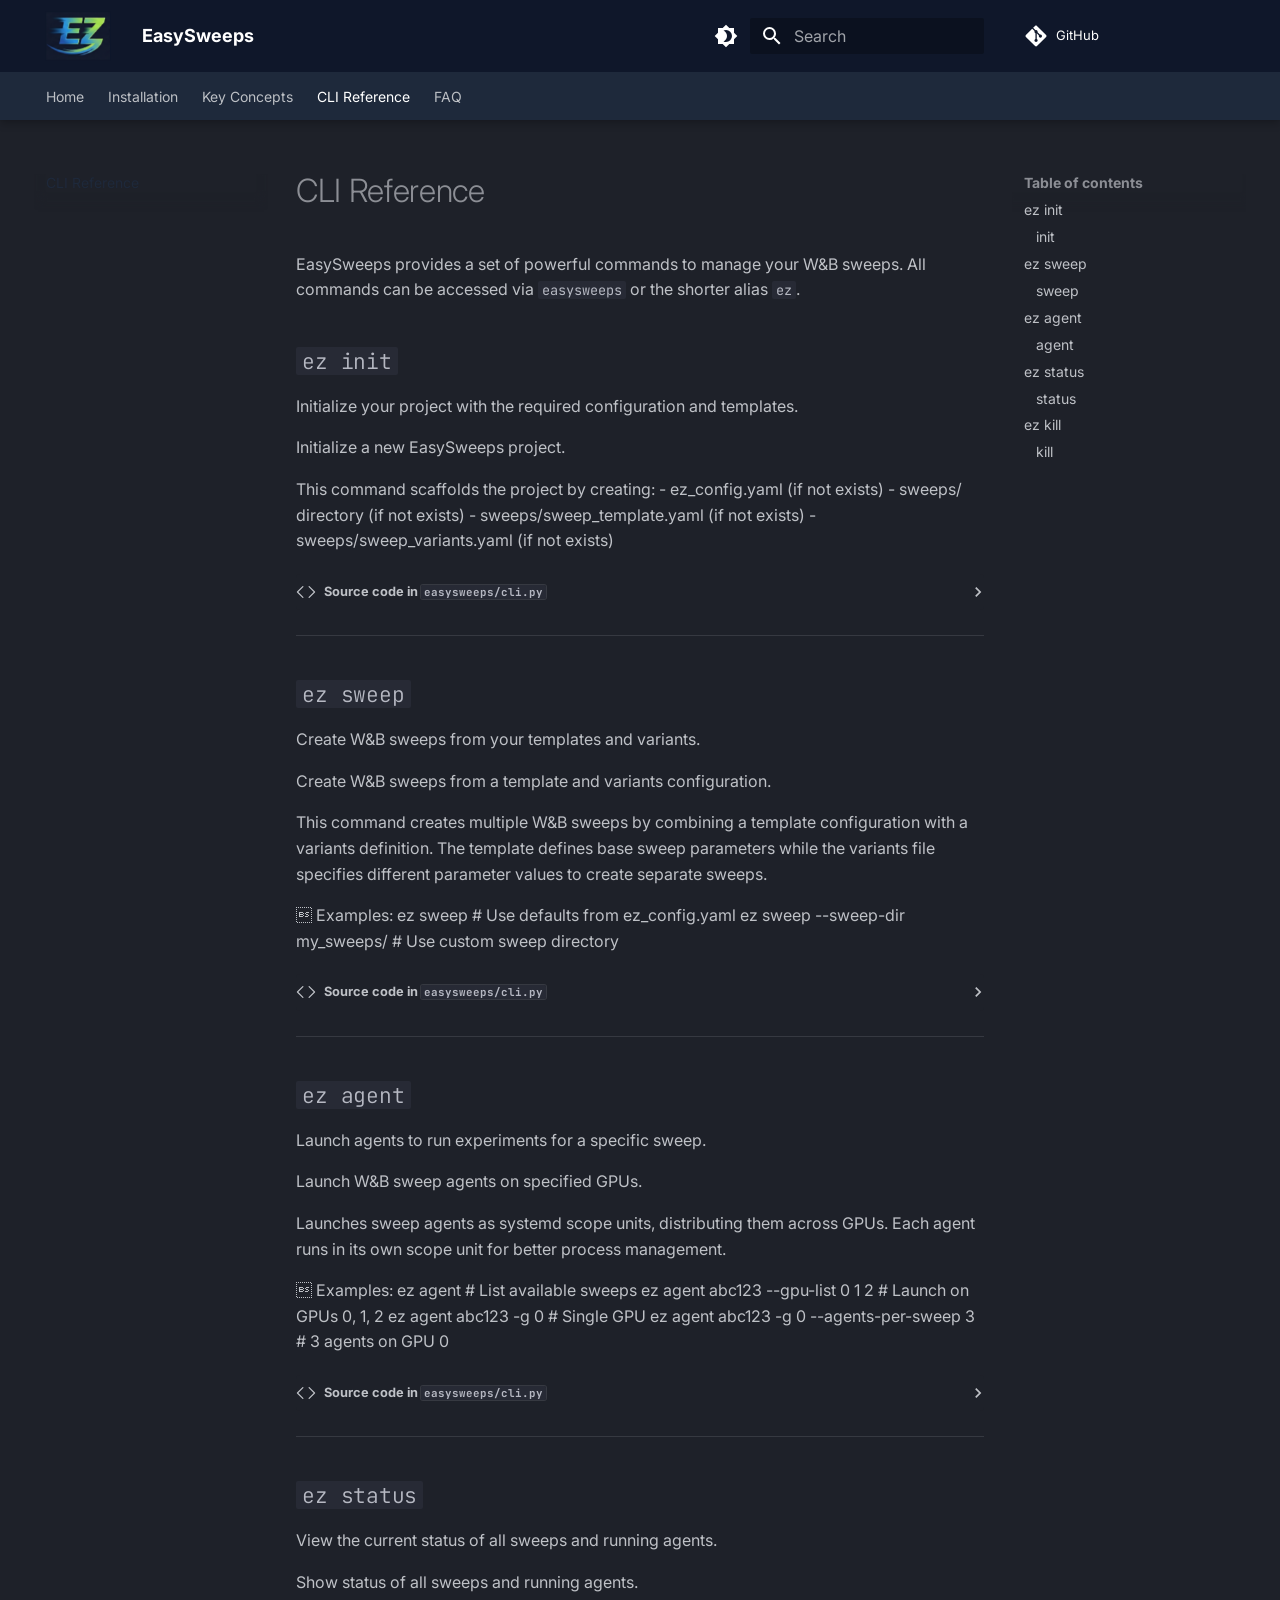
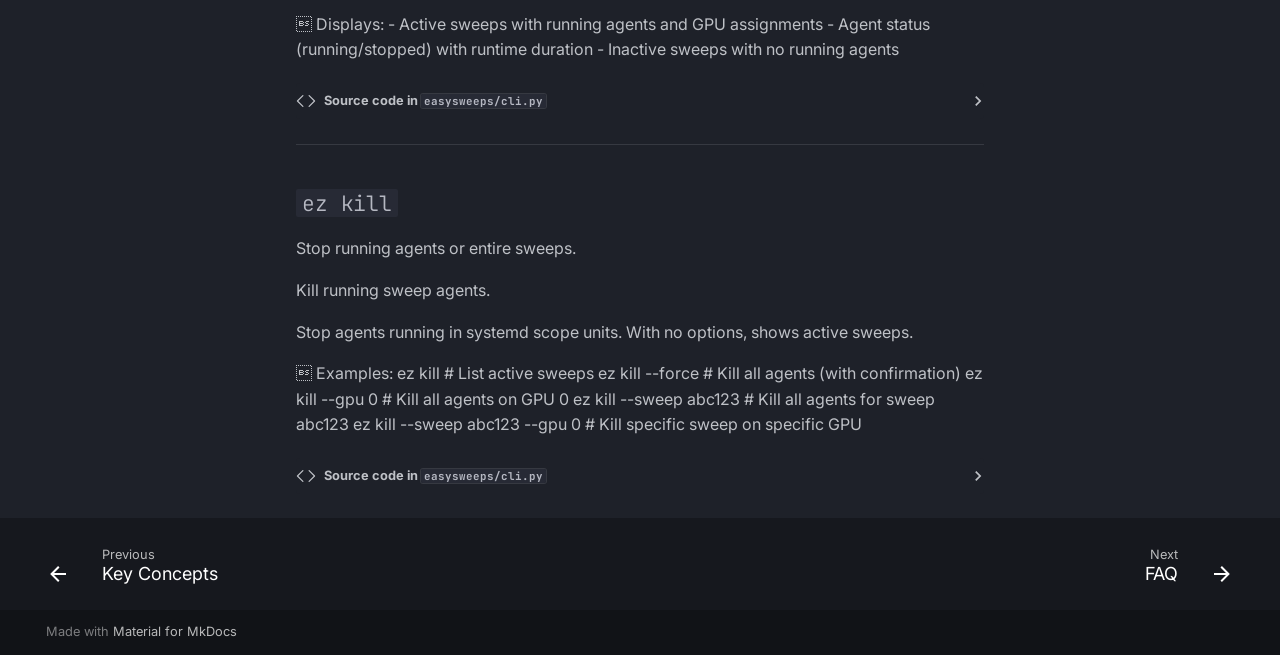
<file: cli_reference/index.html>
<!doctype html>
<html lang="en" class="no-js">
  <head>
    
      <meta charset="utf-8">
      <meta name="viewport" content="width=device-width,initial-scale=1">
      
        <meta name="description" content="A CLI tool for automating Weights & Biases sweeps across multiple GPUs.">
      
      
      
      
        <link rel="prev" href="../concepts/">
      
      
        <link rel="next" href="../faq/">
      
      
        
      
      
      <link rel="icon" href="../assets/favicon.png">
      <meta name="generator" content="mkdocs-1.6.1, mkdocs-material-9.7.1">
    
    
      
        <title>CLI Reference - EasySweeps</title>
      
    
    
      <link rel="stylesheet" href="../assets/stylesheets/main.484c7ddc.min.css">
      
        
        <link rel="stylesheet" href="../assets/stylesheets/palette.ab4e12ef.min.css">
      
      


    
    
      
    
    
      
        
        
        <link rel="preconnect" href="https://fonts.gstatic.com" crossorigin>
        <link rel="stylesheet" href="https://fonts.googleapis.com/css?family=Inter:300,300i,400,400i,700,700i%7CJetBrains+Mono:400,400i,700,700i&display=fallback">
        <style>:root{--md-text-font:"Inter";--md-code-font:"JetBrains Mono"}</style>
      
    
    
      <link rel="stylesheet" href="../assets/_mkdocstrings.css">
    
      <link rel="stylesheet" href="../stylesheets/extra.css">
    
    <script>__md_scope=new URL("..",location),__md_hash=e=>[...e].reduce(((e,_)=>(e<<5)-e+_.charCodeAt(0)),0),__md_get=(e,_=localStorage,t=__md_scope)=>JSON.parse(_.getItem(t.pathname+"."+e)),__md_set=(e,_,t=localStorage,a=__md_scope)=>{try{t.setItem(a.pathname+"."+e,JSON.stringify(_))}catch(e){}}</script>
    
      

    
    
  </head>
  
  
    
    
      
    
    
    
    
    <body dir="ltr" data-md-color-scheme="slate" data-md-color-primary="custom" data-md-color-accent="custom">
  
    
    <input class="md-toggle" data-md-toggle="drawer" type="checkbox" id="__drawer" autocomplete="off">
    <input class="md-toggle" data-md-toggle="search" type="checkbox" id="__search" autocomplete="off">
    <label class="md-overlay" for="__drawer"></label>
    <div data-md-component="skip">
      
        
        <a href="#cli-reference" class="md-skip">
          Skip to content
        </a>
      
    </div>
    <div data-md-component="announce">
      
    </div>
    
    
      

  

<header class="md-header md-header--shadow md-header--lifted" data-md-component="header">
  <nav class="md-header__inner md-grid" aria-label="Header">
    <a href=".." title="EasySweeps" class="md-header__button md-logo" aria-label="EasySweeps" data-md-component="logo">
      
  <img src="../assets/logo.png" alt="logo">

    </a>
    <label class="md-header__button md-icon" for="__drawer">
      
      <svg xmlns="http://www.w3.org/2000/svg" viewBox="0 0 24 24"><path d="M3 6h18v2H3zm0 5h18v2H3zm0 5h18v2H3z"/></svg>
    </label>
    <div class="md-header__title" data-md-component="header-title">
      <div class="md-header__ellipsis">
        <div class="md-header__topic">
          <span class="md-ellipsis">
            EasySweeps
          </span>
        </div>
        <div class="md-header__topic" data-md-component="header-topic">
          <span class="md-ellipsis">
            
              CLI Reference
            
          </span>
        </div>
      </div>
    </div>
    
      
        <form class="md-header__option" data-md-component="palette">
  
    
    
    
    <input class="md-option" data-md-color-media="" data-md-color-scheme="slate" data-md-color-primary="custom" data-md-color-accent="custom"  aria-label="Switch to light mode"  type="radio" name="__palette" id="__palette_0">
    
      <label class="md-header__button md-icon" title="Switch to light mode" for="__palette_1" hidden>
        <svg xmlns="http://www.w3.org/2000/svg" viewBox="0 0 24 24"><path d="M12 18c-.89 0-1.74-.2-2.5-.55C11.56 16.5 13 14.42 13 12s-1.44-4.5-3.5-5.45C10.26 6.2 11.11 6 12 6a6 6 0 0 1 6 6 6 6 0 0 1-6 6m8-9.31V4h-4.69L12 .69 8.69 4H4v4.69L.69 12 4 15.31V20h4.69L12 23.31 15.31 20H20v-4.69L23.31 12z"/></svg>
      </label>
    
  
    
    
    
    <input class="md-option" data-md-color-media="" data-md-color-scheme="default" data-md-color-primary="custom" data-md-color-accent="custom"  aria-label="Switch to dark mode"  type="radio" name="__palette" id="__palette_1">
    
      <label class="md-header__button md-icon" title="Switch to dark mode" for="__palette_0" hidden>
        <svg xmlns="http://www.w3.org/2000/svg" viewBox="0 0 24 24"><path d="M12 8a4 4 0 0 0-4 4 4 4 0 0 0 4 4 4 4 0 0 0 4-4 4 4 0 0 0-4-4m0 10a6 6 0 0 1-6-6 6 6 0 0 1 6-6 6 6 0 0 1 6 6 6 6 0 0 1-6 6m8-9.31V4h-4.69L12 .69 8.69 4H4v4.69L.69 12 4 15.31V20h4.69L12 23.31 15.31 20H20v-4.69L23.31 12z"/></svg>
      </label>
    
  
</form>
      
    
    
      <script>var palette=__md_get("__palette");if(palette&&palette.color){if("(prefers-color-scheme)"===palette.color.media){var media=matchMedia("(prefers-color-scheme: light)"),input=document.querySelector(media.matches?"[data-md-color-media='(prefers-color-scheme: light)']":"[data-md-color-media='(prefers-color-scheme: dark)']");palette.color.media=input.getAttribute("data-md-color-media"),palette.color.scheme=input.getAttribute("data-md-color-scheme"),palette.color.primary=input.getAttribute("data-md-color-primary"),palette.color.accent=input.getAttribute("data-md-color-accent")}for(var[key,value]of Object.entries(palette.color))document.body.setAttribute("data-md-color-"+key,value)}</script>
    
    
    
      
      
        <label class="md-header__button md-icon" for="__search">
          
          <svg xmlns="http://www.w3.org/2000/svg" viewBox="0 0 24 24"><path d="M9.5 3A6.5 6.5 0 0 1 16 9.5c0 1.61-.59 3.09-1.56 4.23l.27.27h.79l5 5-1.5 1.5-5-5v-.79l-.27-.27A6.52 6.52 0 0 1 9.5 16 6.5 6.5 0 0 1 3 9.5 6.5 6.5 0 0 1 9.5 3m0 2C7 5 5 7 5 9.5S7 14 9.5 14 14 12 14 9.5 12 5 9.5 5"/></svg>
        </label>
        <div class="md-search" data-md-component="search" role="dialog">
  <label class="md-search__overlay" for="__search"></label>
  <div class="md-search__inner" role="search">
    <form class="md-search__form" name="search">
      <input type="text" class="md-search__input" name="query" aria-label="Search" placeholder="Search" autocapitalize="off" autocorrect="off" autocomplete="off" spellcheck="false" data-md-component="search-query" required>
      <label class="md-search__icon md-icon" for="__search">
        
        <svg xmlns="http://www.w3.org/2000/svg" viewBox="0 0 24 24"><path d="M9.5 3A6.5 6.5 0 0 1 16 9.5c0 1.61-.59 3.09-1.56 4.23l.27.27h.79l5 5-1.5 1.5-5-5v-.79l-.27-.27A6.52 6.52 0 0 1 9.5 16 6.5 6.5 0 0 1 3 9.5 6.5 6.5 0 0 1 9.5 3m0 2C7 5 5 7 5 9.5S7 14 9.5 14 14 12 14 9.5 12 5 9.5 5"/></svg>
        
        <svg xmlns="http://www.w3.org/2000/svg" viewBox="0 0 24 24"><path d="M20 11v2H8l5.5 5.5-1.42 1.42L4.16 12l7.92-7.92L13.5 5.5 8 11z"/></svg>
      </label>
      <nav class="md-search__options" aria-label="Search">
        
          <a href="javascript:void(0)" class="md-search__icon md-icon" title="Share" aria-label="Share" data-clipboard data-clipboard-text="" data-md-component="search-share" tabindex="-1">
            
            <svg xmlns="http://www.w3.org/2000/svg" viewBox="0 0 24 24"><path d="M18 16.08c-.76 0-1.44.3-1.96.77L8.91 12.7c.05-.23.09-.46.09-.7s-.04-.47-.09-.7l7.05-4.11c.54.5 1.25.81 2.04.81a3 3 0 0 0 3-3 3 3 0 0 0-3-3 3 3 0 0 0-3 3c0 .24.04.47.09.7L8.04 9.81C7.5 9.31 6.79 9 6 9a3 3 0 0 0-3 3 3 3 0 0 0 3 3c.79 0 1.5-.31 2.04-.81l7.12 4.15c-.05.21-.08.43-.08.66 0 1.61 1.31 2.91 2.92 2.91s2.92-1.3 2.92-2.91A2.92 2.92 0 0 0 18 16.08"/></svg>
          </a>
        
        <button type="reset" class="md-search__icon md-icon" title="Clear" aria-label="Clear" tabindex="-1">
          
          <svg xmlns="http://www.w3.org/2000/svg" viewBox="0 0 24 24"><path d="M19 6.41 17.59 5 12 10.59 6.41 5 5 6.41 10.59 12 5 17.59 6.41 19 12 13.41 17.59 19 19 17.59 13.41 12z"/></svg>
        </button>
      </nav>
      
        <div class="md-search__suggest" data-md-component="search-suggest"></div>
      
    </form>
    <div class="md-search__output">
      <div class="md-search__scrollwrap" tabindex="0" data-md-scrollfix>
        <div class="md-search-result" data-md-component="search-result">
          <div class="md-search-result__meta">
            Initializing search
          </div>
          <ol class="md-search-result__list" role="presentation"></ol>
        </div>
      </div>
    </div>
  </div>
</div>
      
    
    
      <div class="md-header__source">
        <a href="https://github.com/YanivDorGalron/wandb_sweep_automation" title="Go to repository" class="md-source" data-md-component="source">
  <div class="md-source__icon md-icon">
    
    <svg xmlns="http://www.w3.org/2000/svg" viewBox="0 0 448 512"><!--! Font Awesome Free 7.1.0 by @fontawesome - https://fontawesome.com License - https://fontawesome.com/license/free (Icons: CC BY 4.0, Fonts: SIL OFL 1.1, Code: MIT License) Copyright 2025 Fonticons, Inc.--><path d="M439.6 236.1 244 40.5c-5.4-5.5-12.8-8.5-20.4-8.5s-15 3-20.4 8.4L162.5 81l51.5 51.5c27.1-9.1 52.7 16.8 43.4 43.7l49.7 49.7c34.2-11.8 61.2 31 35.5 56.7-26.5 26.5-70.2-2.9-56-37.3L240.3 199v121.9c25.3 12.5 22.3 41.8 9.1 55-6.4 6.4-15.2 10.1-24.3 10.1s-17.8-3.6-24.3-10.1c-17.6-17.6-11.1-46.9 11.2-56v-123c-20.8-8.5-24.6-30.7-18.6-45L142.6 101 8.5 235.1C3 240.6 0 247.9 0 255.5s3 15 8.5 20.4l195.6 195.7c5.4 5.4 12.7 8.4 20.4 8.4s15-3 20.4-8.4l194.7-194.7c5.4-5.4 8.4-12.8 8.4-20.4s-3-15-8.4-20.4"/></svg>
  </div>
  <div class="md-source__repository">
    GitHub
  </div>
</a>
      </div>
    
  </nav>
  
    
      
<nav class="md-tabs" aria-label="Tabs" data-md-component="tabs">
  <div class="md-grid">
    <ul class="md-tabs__list">
      
        
  
  
  
  
    <li class="md-tabs__item">
      <a href=".." class="md-tabs__link">
        
  
  
    
  
  Home

      </a>
    </li>
  

      
        
  
  
  
  
    <li class="md-tabs__item">
      <a href="../installation/" class="md-tabs__link">
        
  
  
    
  
  Installation

      </a>
    </li>
  

      
        
  
  
  
  
    <li class="md-tabs__item">
      <a href="../concepts/" class="md-tabs__link">
        
  
  
    
  
  Key Concepts

      </a>
    </li>
  

      
        
  
  
  
    
  
  
    <li class="md-tabs__item md-tabs__item--active">
      <a href="./" class="md-tabs__link">
        
  
  
    
  
  CLI Reference

      </a>
    </li>
  

      
        
  
  
  
  
    <li class="md-tabs__item">
      <a href="../faq/" class="md-tabs__link">
        
  
  
    
  
  FAQ

      </a>
    </li>
  

      
    </ul>
  </div>
</nav>
    
  
</header>
    
    <div class="md-container" data-md-component="container">
      
      
        
      
      <main class="md-main" data-md-component="main">
        <div class="md-main__inner md-grid">
          
            
              
              <div class="md-sidebar md-sidebar--primary" data-md-component="sidebar" data-md-type="navigation" >
                <div class="md-sidebar__scrollwrap">
                  <div class="md-sidebar__inner">
                    


  


<nav class="md-nav md-nav--primary md-nav--lifted" aria-label="Navigation" data-md-level="0">
  <label class="md-nav__title" for="__drawer">
    <a href=".." title="EasySweeps" class="md-nav__button md-logo" aria-label="EasySweeps" data-md-component="logo">
      
  <img src="../assets/logo.png" alt="logo">

    </a>
    EasySweeps
  </label>
  
    <div class="md-nav__source">
      <a href="https://github.com/YanivDorGalron/wandb_sweep_automation" title="Go to repository" class="md-source" data-md-component="source">
  <div class="md-source__icon md-icon">
    
    <svg xmlns="http://www.w3.org/2000/svg" viewBox="0 0 448 512"><!--! Font Awesome Free 7.1.0 by @fontawesome - https://fontawesome.com License - https://fontawesome.com/license/free (Icons: CC BY 4.0, Fonts: SIL OFL 1.1, Code: MIT License) Copyright 2025 Fonticons, Inc.--><path d="M439.6 236.1 244 40.5c-5.4-5.5-12.8-8.5-20.4-8.5s-15 3-20.4 8.4L162.5 81l51.5 51.5c27.1-9.1 52.7 16.8 43.4 43.7l49.7 49.7c34.2-11.8 61.2 31 35.5 56.7-26.5 26.5-70.2-2.9-56-37.3L240.3 199v121.9c25.3 12.5 22.3 41.8 9.1 55-6.4 6.4-15.2 10.1-24.3 10.1s-17.8-3.6-24.3-10.1c-17.6-17.6-11.1-46.9 11.2-56v-123c-20.8-8.5-24.6-30.7-18.6-45L142.6 101 8.5 235.1C3 240.6 0 247.9 0 255.5s3 15 8.5 20.4l195.6 195.7c5.4 5.4 12.7 8.4 20.4 8.4s15-3 20.4-8.4l194.7-194.7c5.4-5.4 8.4-12.8 8.4-20.4s-3-15-8.4-20.4"/></svg>
  </div>
  <div class="md-source__repository">
    GitHub
  </div>
</a>
    </div>
  
  <ul class="md-nav__list" data-md-scrollfix>
    
      
      
  
  
  
  
    <li class="md-nav__item">
      <a href=".." class="md-nav__link">
        
  
  
  <span class="md-ellipsis">
    
  
    Home
  

    
  </span>
  
  

      </a>
    </li>
  

    
      
      
  
  
  
  
    <li class="md-nav__item">
      <a href="../installation/" class="md-nav__link">
        
  
  
  <span class="md-ellipsis">
    
  
    Installation
  

    
  </span>
  
  

      </a>
    </li>
  

    
      
      
  
  
  
  
    <li class="md-nav__item">
      <a href="../concepts/" class="md-nav__link">
        
  
  
  <span class="md-ellipsis">
    
  
    Key Concepts
  

    
  </span>
  
  

      </a>
    </li>
  

    
      
      
  
  
    
  
  
  
    <li class="md-nav__item md-nav__item--active">
      
      <input class="md-nav__toggle md-toggle" type="checkbox" id="__toc">
      
      
        
      
      
        <label class="md-nav__link md-nav__link--active" for="__toc">
          
  
  
  <span class="md-ellipsis">
    
  
    CLI Reference
  

    
  </span>
  
  

          <span class="md-nav__icon md-icon"></span>
        </label>
      
      <a href="./" class="md-nav__link md-nav__link--active">
        
  
  
  <span class="md-ellipsis">
    
  
    CLI Reference
  

    
  </span>
  
  

      </a>
      
        

<nav class="md-nav md-nav--secondary" aria-label="Table of contents">
  
  
  
    
  
  
    <label class="md-nav__title" for="__toc">
      <span class="md-nav__icon md-icon"></span>
      Table of contents
    </label>
    <ul class="md-nav__list" data-md-component="toc" data-md-scrollfix>
      
        <li class="md-nav__item">
  <a href="#ez-init" class="md-nav__link">
    <span class="md-ellipsis">
      
        ez init
      
    </span>
  </a>
  
    <nav class="md-nav" aria-label="ez init">
      <ul class="md-nav__list">
        
          <li class="md-nav__item">
  <a href="#easysweeps.cli.init" class="md-nav__link">
    <span class="md-ellipsis">
      
        init
      
    </span>
  </a>
  
</li>
        
      </ul>
    </nav>
  
</li>
      
        <li class="md-nav__item">
  <a href="#ez-sweep" class="md-nav__link">
    <span class="md-ellipsis">
      
        ez sweep
      
    </span>
  </a>
  
    <nav class="md-nav" aria-label="ez sweep">
      <ul class="md-nav__list">
        
          <li class="md-nav__item">
  <a href="#easysweeps.cli.sweep" class="md-nav__link">
    <span class="md-ellipsis">
      
        sweep
      
    </span>
  </a>
  
</li>
        
      </ul>
    </nav>
  
</li>
      
        <li class="md-nav__item">
  <a href="#ez-agent" class="md-nav__link">
    <span class="md-ellipsis">
      
        ez agent
      
    </span>
  </a>
  
    <nav class="md-nav" aria-label="ez agent">
      <ul class="md-nav__list">
        
          <li class="md-nav__item">
  <a href="#easysweeps.cli.agent" class="md-nav__link">
    <span class="md-ellipsis">
      
        agent
      
    </span>
  </a>
  
</li>
        
      </ul>
    </nav>
  
</li>
      
        <li class="md-nav__item">
  <a href="#ez-status" class="md-nav__link">
    <span class="md-ellipsis">
      
        ez status
      
    </span>
  </a>
  
    <nav class="md-nav" aria-label="ez status">
      <ul class="md-nav__list">
        
          <li class="md-nav__item">
  <a href="#easysweeps.cli.status" class="md-nav__link">
    <span class="md-ellipsis">
      
        status
      
    </span>
  </a>
  
</li>
        
      </ul>
    </nav>
  
</li>
      
        <li class="md-nav__item">
  <a href="#ez-kill" class="md-nav__link">
    <span class="md-ellipsis">
      
        ez kill
      
    </span>
  </a>
  
    <nav class="md-nav" aria-label="ez kill">
      <ul class="md-nav__list">
        
          <li class="md-nav__item">
  <a href="#easysweeps.cli.kill" class="md-nav__link">
    <span class="md-ellipsis">
      
        kill
      
    </span>
  </a>
  
</li>
        
      </ul>
    </nav>
  
</li>
      
    </ul>
  
</nav>
      
    </li>
  

    
      
      
  
  
  
  
    <li class="md-nav__item">
      <a href="../faq/" class="md-nav__link">
        
  
  
  <span class="md-ellipsis">
    
  
    FAQ
  

    
  </span>
  
  

      </a>
    </li>
  

    
  </ul>
</nav>
                  </div>
                </div>
              </div>
            
            
              
              <div class="md-sidebar md-sidebar--secondary" data-md-component="sidebar" data-md-type="toc" >
                <div class="md-sidebar__scrollwrap">
                  <div class="md-sidebar__inner">
                    

<nav class="md-nav md-nav--secondary" aria-label="Table of contents">
  
  
  
    
  
  
    <label class="md-nav__title" for="__toc">
      <span class="md-nav__icon md-icon"></span>
      Table of contents
    </label>
    <ul class="md-nav__list" data-md-component="toc" data-md-scrollfix>
      
        <li class="md-nav__item">
  <a href="#ez-init" class="md-nav__link">
    <span class="md-ellipsis">
      
        ez init
      
    </span>
  </a>
  
    <nav class="md-nav" aria-label="ez init">
      <ul class="md-nav__list">
        
          <li class="md-nav__item">
  <a href="#easysweeps.cli.init" class="md-nav__link">
    <span class="md-ellipsis">
      
        init
      
    </span>
  </a>
  
</li>
        
      </ul>
    </nav>
  
</li>
      
        <li class="md-nav__item">
  <a href="#ez-sweep" class="md-nav__link">
    <span class="md-ellipsis">
      
        ez sweep
      
    </span>
  </a>
  
    <nav class="md-nav" aria-label="ez sweep">
      <ul class="md-nav__list">
        
          <li class="md-nav__item">
  <a href="#easysweeps.cli.sweep" class="md-nav__link">
    <span class="md-ellipsis">
      
        sweep
      
    </span>
  </a>
  
</li>
        
      </ul>
    </nav>
  
</li>
      
        <li class="md-nav__item">
  <a href="#ez-agent" class="md-nav__link">
    <span class="md-ellipsis">
      
        ez agent
      
    </span>
  </a>
  
    <nav class="md-nav" aria-label="ez agent">
      <ul class="md-nav__list">
        
          <li class="md-nav__item">
  <a href="#easysweeps.cli.agent" class="md-nav__link">
    <span class="md-ellipsis">
      
        agent
      
    </span>
  </a>
  
</li>
        
      </ul>
    </nav>
  
</li>
      
        <li class="md-nav__item">
  <a href="#ez-status" class="md-nav__link">
    <span class="md-ellipsis">
      
        ez status
      
    </span>
  </a>
  
    <nav class="md-nav" aria-label="ez status">
      <ul class="md-nav__list">
        
          <li class="md-nav__item">
  <a href="#easysweeps.cli.status" class="md-nav__link">
    <span class="md-ellipsis">
      
        status
      
    </span>
  </a>
  
</li>
        
      </ul>
    </nav>
  
</li>
      
        <li class="md-nav__item">
  <a href="#ez-kill" class="md-nav__link">
    <span class="md-ellipsis">
      
        ez kill
      
    </span>
  </a>
  
    <nav class="md-nav" aria-label="ez kill">
      <ul class="md-nav__list">
        
          <li class="md-nav__item">
  <a href="#easysweeps.cli.kill" class="md-nav__link">
    <span class="md-ellipsis">
      
        kill
      
    </span>
  </a>
  
</li>
        
      </ul>
    </nav>
  
</li>
      
    </ul>
  
</nav>
                  </div>
                </div>
              </div>
            
          
          
            <div class="md-content" data-md-component="content">
              
                



  


              
              <article class="md-content__inner md-typeset">
                
                  


  
  


<h1 id="cli-reference">CLI Reference<a class="headerlink" href="#cli-reference" title="Permanent link">&para;</a></h1>
<p>EasySweeps provides a set of powerful commands to manage your W&amp;B sweeps. All commands can be accessed via <code>easysweeps</code> or the shorter alias <code>ez</code>.</p>
<h2 id="ez-init"><code>ez init</code><a class="headerlink" href="#ez-init" title="Permanent link">&para;</a></h2>
<p>Initialize your project with the required configuration and templates.</p>


<div class="doc doc-object doc-function">



<a id="easysweeps.cli.init"></a>
    <div class="doc doc-contents first">

        <p>Initialize a new EasySweeps project.</p>
<p>This command scaffolds the project by creating:
- ez_config.yaml (if not exists)
- sweeps/ directory (if not exists)
- sweeps/sweep_template.yaml (if not exists)
- sweeps/sweep_variants.yaml (if not exists)</p>


            <details class="mkdocstrings-source">
              <summary>Source code in <code>easysweeps/cli.py</code></summary>
              <div class="language-python highlight"><table class="highlighttable"><tr><td class="linenos"><div class="linenodiv"><pre><span></span><span class="normal"><a href="#__codelineno-0-39"> 39</a></span>
<span class="normal"><a href="#__codelineno-0-40"> 40</a></span>
<span class="normal"><a href="#__codelineno-0-41"> 41</a></span>
<span class="normal"><a href="#__codelineno-0-42"> 42</a></span>
<span class="normal"><a href="#__codelineno-0-43"> 43</a></span>
<span class="normal"><a href="#__codelineno-0-44"> 44</a></span>
<span class="normal"><a href="#__codelineno-0-45"> 45</a></span>
<span class="normal"><a href="#__codelineno-0-46"> 46</a></span>
<span class="normal"><a href="#__codelineno-0-47"> 47</a></span>
<span class="normal"><a href="#__codelineno-0-48"> 48</a></span>
<span class="normal"><a href="#__codelineno-0-49"> 49</a></span>
<span class="normal"><a href="#__codelineno-0-50"> 50</a></span>
<span class="normal"><a href="#__codelineno-0-51"> 51</a></span>
<span class="normal"><a href="#__codelineno-0-52"> 52</a></span>
<span class="normal"><a href="#__codelineno-0-53"> 53</a></span>
<span class="normal"><a href="#__codelineno-0-54"> 54</a></span>
<span class="normal"><a href="#__codelineno-0-55"> 55</a></span>
<span class="normal"><a href="#__codelineno-0-56"> 56</a></span>
<span class="normal"><a href="#__codelineno-0-57"> 57</a></span>
<span class="normal"><a href="#__codelineno-0-58"> 58</a></span>
<span class="normal"><a href="#__codelineno-0-59"> 59</a></span>
<span class="normal"><a href="#__codelineno-0-60"> 60</a></span>
<span class="normal"><a href="#__codelineno-0-61"> 61</a></span>
<span class="normal"><a href="#__codelineno-0-62"> 62</a></span>
<span class="normal"><a href="#__codelineno-0-63"> 63</a></span>
<span class="normal"><a href="#__codelineno-0-64"> 64</a></span>
<span class="normal"><a href="#__codelineno-0-65"> 65</a></span>
<span class="normal"><a href="#__codelineno-0-66"> 66</a></span>
<span class="normal"><a href="#__codelineno-0-67"> 67</a></span>
<span class="normal"><a href="#__codelineno-0-68"> 68</a></span>
<span class="normal"><a href="#__codelineno-0-69"> 69</a></span>
<span class="normal"><a href="#__codelineno-0-70"> 70</a></span>
<span class="normal"><a href="#__codelineno-0-71"> 71</a></span>
<span class="normal"><a href="#__codelineno-0-72"> 72</a></span>
<span class="normal"><a href="#__codelineno-0-73"> 73</a></span>
<span class="normal"><a href="#__codelineno-0-74"> 74</a></span>
<span class="normal"><a href="#__codelineno-0-75"> 75</a></span>
<span class="normal"><a href="#__codelineno-0-76"> 76</a></span>
<span class="normal"><a href="#__codelineno-0-77"> 77</a></span>
<span class="normal"><a href="#__codelineno-0-78"> 78</a></span>
<span class="normal"><a href="#__codelineno-0-79"> 79</a></span>
<span class="normal"><a href="#__codelineno-0-80"> 80</a></span>
<span class="normal"><a href="#__codelineno-0-81"> 81</a></span>
<span class="normal"><a href="#__codelineno-0-82"> 82</a></span>
<span class="normal"><a href="#__codelineno-0-83"> 83</a></span>
<span class="normal"><a href="#__codelineno-0-84"> 84</a></span>
<span class="normal"><a href="#__codelineno-0-85"> 85</a></span>
<span class="normal"><a href="#__codelineno-0-86"> 86</a></span>
<span class="normal"><a href="#__codelineno-0-87"> 87</a></span>
<span class="normal"><a href="#__codelineno-0-88"> 88</a></span>
<span class="normal"><a href="#__codelineno-0-89"> 89</a></span>
<span class="normal"><a href="#__codelineno-0-90"> 90</a></span>
<span class="normal"><a href="#__codelineno-0-91"> 91</a></span>
<span class="normal"><a href="#__codelineno-0-92"> 92</a></span>
<span class="normal"><a href="#__codelineno-0-93"> 93</a></span>
<span class="normal"><a href="#__codelineno-0-94"> 94</a></span>
<span class="normal"><a href="#__codelineno-0-95"> 95</a></span>
<span class="normal"><a href="#__codelineno-0-96"> 96</a></span>
<span class="normal"><a href="#__codelineno-0-97"> 97</a></span>
<span class="normal"><a href="#__codelineno-0-98"> 98</a></span>
<span class="normal"><a href="#__codelineno-0-99"> 99</a></span>
<span class="normal"><a href="#__codelineno-0-100">100</a></span>
<span class="normal"><a href="#__codelineno-0-101">101</a></span>
<span class="normal"><a href="#__codelineno-0-102">102</a></span>
<span class="normal"><a href="#__codelineno-0-103">103</a></span></pre></div></td><td class="code"><div><pre><span></span><code><span id="__span-0-39"><a id="__codelineno-0-39" name="__codelineno-0-39"></a><span class="nd">@cli</span><span class="o">.</span><span class="n">command</span><span class="p">()</span>
</span><span id="__span-0-40"><a id="__codelineno-0-40" name="__codelineno-0-40"></a><span class="k">def</span><span class="w"> </span><span class="nf">init</span><span class="p">():</span>
</span><span id="__span-0-41"><a id="__codelineno-0-41" name="__codelineno-0-41"></a><span class="w">    </span><span class="sd">&quot;&quot;&quot;Initialize a new EasySweeps project.</span>
</span><span id="__span-0-42"><a id="__codelineno-0-42" name="__codelineno-0-42"></a>
</span><span id="__span-0-43"><a id="__codelineno-0-43" name="__codelineno-0-43"></a><span class="sd">    This command scaffolds the project by creating:</span>
</span><span id="__span-0-44"><a id="__codelineno-0-44" name="__codelineno-0-44"></a><span class="sd">    - ez_config.yaml (if not exists)</span>
</span><span id="__span-0-45"><a id="__codelineno-0-45" name="__codelineno-0-45"></a><span class="sd">    - sweeps/ directory (if not exists)</span>
</span><span id="__span-0-46"><a id="__codelineno-0-46" name="__codelineno-0-46"></a><span class="sd">    - sweeps/sweep_template.yaml (if not exists)</span>
</span><span id="__span-0-47"><a id="__codelineno-0-47" name="__codelineno-0-47"></a><span class="sd">    - sweeps/sweep_variants.yaml (if not exists)</span>
</span><span id="__span-0-48"><a id="__codelineno-0-48" name="__codelineno-0-48"></a><span class="sd">    &quot;&quot;&quot;</span>
</span><span id="__span-0-49"><a id="__codelineno-0-49" name="__codelineno-0-49"></a>    <span class="c1"># 1. Create ez_config.yaml</span>
</span><span id="__span-0-50"><a id="__codelineno-0-50" name="__codelineno-0-50"></a>    <span class="n">config_path</span> <span class="o">=</span> <span class="n">Path</span><span class="p">(</span><span class="s2">&quot;ez_config.yaml&quot;</span><span class="p">)</span>
</span><span id="__span-0-51"><a id="__codelineno-0-51" name="__codelineno-0-51"></a>    <span class="k">if</span> <span class="ow">not</span> <span class="n">config_path</span><span class="o">.</span><span class="n">exists</span><span class="p">():</span>
</span><span id="__span-0-52"><a id="__codelineno-0-52" name="__codelineno-0-52"></a>        <span class="c1"># Overwrite with commented version for better UX</span>
</span><span id="__span-0-53"><a id="__codelineno-0-53" name="__codelineno-0-53"></a>        <span class="k">with</span> <span class="nb">open</span><span class="p">(</span><span class="n">config_path</span><span class="p">,</span> <span class="s2">&quot;w&quot;</span><span class="p">)</span> <span class="k">as</span> <span class="n">f</span><span class="p">:</span>
</span><span id="__span-0-54"><a id="__codelineno-0-54" name="__codelineno-0-54"></a>            <span class="n">f</span><span class="o">.</span><span class="n">write</span><span class="p">(</span><span class="sa">f</span><span class="s1">&#39;&#39;&#39;sweep_dir: &quot;sweeps&quot;          # Directory for sweep configurations</span>
</span><span id="__span-0-55"><a id="__codelineno-0-55" name="__codelineno-0-55"></a><span class="s1">agent_log_dir: &quot;agent_logs&quot;  # Directory for agent logs</span>
</span><span id="__span-0-56"><a id="__codelineno-0-56" name="__codelineno-0-56"></a><span class="s1">entity: null                 # W&amp;B entity name (username or team name). Set to null to use default.</span>
</span><span id="__span-0-57"><a id="__codelineno-0-57" name="__codelineno-0-57"></a><span class="s1">project: &quot;</span><span class="si">{</span><span class="n">Path</span><span class="o">.</span><span class="n">cwd</span><span class="p">()</span><span class="o">.</span><span class="n">name</span><span class="si">}</span><span class="s1">&quot;                # W&amp;B project name</span>
</span><span id="__span-0-58"><a id="__codelineno-0-58" name="__codelineno-0-58"></a><span class="s1">&#39;&#39;&#39;</span><span class="p">)</span>
</span><span id="__span-0-59"><a id="__codelineno-0-59" name="__codelineno-0-59"></a>        <span class="n">click</span><span class="o">.</span><span class="n">echo</span><span class="p">(</span><span class="sa">f</span><span class="s2">&quot;Created </span><span class="si">{</span><span class="n">config_path</span><span class="si">}</span><span class="s2">&quot;</span><span class="p">)</span>
</span><span id="__span-0-60"><a id="__codelineno-0-60" name="__codelineno-0-60"></a>    <span class="k">else</span><span class="p">:</span>
</span><span id="__span-0-61"><a id="__codelineno-0-61" name="__codelineno-0-61"></a>        <span class="n">click</span><span class="o">.</span><span class="n">echo</span><span class="p">(</span><span class="sa">f</span><span class="s2">&quot;</span><span class="si">{</span><span class="n">config_path</span><span class="si">}</span><span class="s2"> already exists, skipping.&quot;</span><span class="p">)</span>
</span><span id="__span-0-62"><a id="__codelineno-0-62" name="__codelineno-0-62"></a>
</span><span id="__span-0-63"><a id="__codelineno-0-63" name="__codelineno-0-63"></a>    <span class="c1"># 2. Create sweeps directory</span>
</span><span id="__span-0-64"><a id="__codelineno-0-64" name="__codelineno-0-64"></a>    <span class="n">sweeps_dir</span> <span class="o">=</span> <span class="n">Path</span><span class="p">(</span><span class="s2">&quot;sweeps&quot;</span><span class="p">)</span>
</span><span id="__span-0-65"><a id="__codelineno-0-65" name="__codelineno-0-65"></a>    <span class="k">if</span> <span class="ow">not</span> <span class="n">sweeps_dir</span><span class="o">.</span><span class="n">exists</span><span class="p">():</span>
</span><span id="__span-0-66"><a id="__codelineno-0-66" name="__codelineno-0-66"></a>        <span class="n">sweeps_dir</span><span class="o">.</span><span class="n">mkdir</span><span class="p">()</span>
</span><span id="__span-0-67"><a id="__codelineno-0-67" name="__codelineno-0-67"></a>        <span class="n">click</span><span class="o">.</span><span class="n">echo</span><span class="p">(</span><span class="sa">f</span><span class="s2">&quot;Created directory </span><span class="si">{</span><span class="n">sweeps_dir</span><span class="si">}</span><span class="s2">&quot;</span><span class="p">)</span>
</span><span id="__span-0-68"><a id="__codelineno-0-68" name="__codelineno-0-68"></a>    <span class="k">else</span><span class="p">:</span>
</span><span id="__span-0-69"><a id="__codelineno-0-69" name="__codelineno-0-69"></a>        <span class="n">click</span><span class="o">.</span><span class="n">echo</span><span class="p">(</span><span class="sa">f</span><span class="s2">&quot;Directory </span><span class="si">{</span><span class="n">sweeps_dir</span><span class="si">}</span><span class="s2"> already exists, skipping.&quot;</span><span class="p">)</span>
</span><span id="__span-0-70"><a id="__codelineno-0-70" name="__codelineno-0-70"></a>
</span><span id="__span-0-71"><a id="__codelineno-0-71" name="__codelineno-0-71"></a>    <span class="c1"># 3. Create sweep_template.yaml</span>
</span><span id="__span-0-72"><a id="__codelineno-0-72" name="__codelineno-0-72"></a>    <span class="n">template_path</span> <span class="o">=</span> <span class="n">sweeps_dir</span> <span class="o">/</span> <span class="s2">&quot;sweep_template.yaml&quot;</span>
</span><span id="__span-0-73"><a id="__codelineno-0-73" name="__codelineno-0-73"></a>    <span class="k">if</span> <span class="ow">not</span> <span class="n">template_path</span><span class="o">.</span><span class="n">exists</span><span class="p">():</span>
</span><span id="__span-0-74"><a id="__codelineno-0-74" name="__codelineno-0-74"></a>        <span class="k">with</span> <span class="nb">open</span><span class="p">(</span><span class="n">template_path</span><span class="p">,</span> <span class="s2">&quot;w&quot;</span><span class="p">)</span> <span class="k">as</span> <span class="n">f</span><span class="p">:</span>
</span><span id="__span-0-75"><a id="__codelineno-0-75" name="__codelineno-0-75"></a>            <span class="n">f</span><span class="o">.</span><span class="n">write</span><span class="p">(</span><span class="s2">&quot;&quot;&quot;name: &quot;example_sweep_</span><span class="si">{dataset}</span><span class="s2">&quot;</span>
</span><span id="__span-0-76"><a id="__codelineno-0-76" name="__codelineno-0-76"></a><span class="s2">method: &quot;grid&quot;</span>
</span><span id="__span-0-77"><a id="__codelineno-0-77" name="__codelineno-0-77"></a><span class="s2">metric:</span>
</span><span id="__span-0-78"><a id="__codelineno-0-78" name="__codelineno-0-78"></a><span class="s2">  name: &quot;loss&quot;</span>
</span><span id="__span-0-79"><a id="__codelineno-0-79" name="__codelineno-0-79"></a><span class="s2">  goal: &quot;minimize&quot;</span>
</span><span id="__span-0-80"><a id="__codelineno-0-80" name="__codelineno-0-80"></a><span class="s2">parameters:</span>
</span><span id="__span-0-81"><a id="__codelineno-0-81" name="__codelineno-0-81"></a><span class="s2">  learning_rate:</span>
</span><span id="__span-0-82"><a id="__codelineno-0-82" name="__codelineno-0-82"></a><span class="s2">    values: [0.001, 0.01]</span>
</span><span id="__span-0-83"><a id="__codelineno-0-83" name="__codelineno-0-83"></a><span class="s2">  batch_size:</span>
</span><span id="__span-0-84"><a id="__codelineno-0-84" name="__codelineno-0-84"></a><span class="s2">    values: [32, 64]</span>
</span><span id="__span-0-85"><a id="__codelineno-0-85" name="__codelineno-0-85"></a><span class="s2">  dataset:</span>
</span><span id="__span-0-86"><a id="__codelineno-0-86" name="__codelineno-0-86"></a><span class="s2">    value: None  # This will be replaced by variants</span>
</span><span id="__span-0-87"><a id="__codelineno-0-87" name="__codelineno-0-87"></a><span class="s2">program: &quot;train.py&quot;</span>
</span><span id="__span-0-88"><a id="__codelineno-0-88" name="__codelineno-0-88"></a><span class="s2">&quot;&quot;&quot;</span><span class="p">)</span>
</span><span id="__span-0-89"><a id="__codelineno-0-89" name="__codelineno-0-89"></a>        <span class="n">click</span><span class="o">.</span><span class="n">echo</span><span class="p">(</span><span class="sa">f</span><span class="s2">&quot;Created </span><span class="si">{</span><span class="n">template_path</span><span class="si">}</span><span class="s2">&quot;</span><span class="p">)</span>
</span><span id="__span-0-90"><a id="__codelineno-0-90" name="__codelineno-0-90"></a>    <span class="k">else</span><span class="p">:</span>
</span><span id="__span-0-91"><a id="__codelineno-0-91" name="__codelineno-0-91"></a>        <span class="n">click</span><span class="o">.</span><span class="n">echo</span><span class="p">(</span><span class="sa">f</span><span class="s2">&quot;</span><span class="si">{</span><span class="n">template_path</span><span class="si">}</span><span class="s2"> already exists, skipping.&quot;</span><span class="p">)</span>
</span><span id="__span-0-92"><a id="__codelineno-0-92" name="__codelineno-0-92"></a>
</span><span id="__span-0-93"><a id="__codelineno-0-93" name="__codelineno-0-93"></a>    <span class="c1"># 4. Create sweep_variants.yaml</span>
</span><span id="__span-0-94"><a id="__codelineno-0-94" name="__codelineno-0-94"></a>    <span class="n">variants_path</span> <span class="o">=</span> <span class="n">sweeps_dir</span> <span class="o">/</span> <span class="s2">&quot;sweep_variants.yaml&quot;</span>
</span><span id="__span-0-95"><a id="__codelineno-0-95" name="__codelineno-0-95"></a>    <span class="k">if</span> <span class="ow">not</span> <span class="n">variants_path</span><span class="o">.</span><span class="n">exists</span><span class="p">():</span>
</span><span id="__span-0-96"><a id="__codelineno-0-96" name="__codelineno-0-96"></a>        <span class="k">with</span> <span class="nb">open</span><span class="p">(</span><span class="n">variants_path</span><span class="p">,</span> <span class="s2">&quot;w&quot;</span><span class="p">)</span> <span class="k">as</span> <span class="n">f</span><span class="p">:</span>
</span><span id="__span-0-97"><a id="__codelineno-0-97" name="__codelineno-0-97"></a>            <span class="n">f</span><span class="o">.</span><span class="n">write</span><span class="p">(</span><span class="s2">&quot;&quot;&quot;dataset: [&#39;mnist&#39;, &#39;cifar10&#39;]</span>
</span><span id="__span-0-98"><a id="__codelineno-0-98" name="__codelineno-0-98"></a><span class="s2">&quot;&quot;&quot;</span><span class="p">)</span>
</span><span id="__span-0-99"><a id="__codelineno-0-99" name="__codelineno-0-99"></a>        <span class="n">click</span><span class="o">.</span><span class="n">echo</span><span class="p">(</span><span class="sa">f</span><span class="s2">&quot;Created </span><span class="si">{</span><span class="n">variants_path</span><span class="si">}</span><span class="s2">&quot;</span><span class="p">)</span>
</span><span id="__span-0-100"><a id="__codelineno-0-100" name="__codelineno-0-100"></a>    <span class="k">else</span><span class="p">:</span>
</span><span id="__span-0-101"><a id="__codelineno-0-101" name="__codelineno-0-101"></a>        <span class="n">click</span><span class="o">.</span><span class="n">echo</span><span class="p">(</span><span class="sa">f</span><span class="s2">&quot;</span><span class="si">{</span><span class="n">variants_path</span><span class="si">}</span><span class="s2"> already exists, skipping.&quot;</span><span class="p">)</span>
</span><span id="__span-0-102"><a id="__codelineno-0-102" name="__codelineno-0-102"></a>
</span><span id="__span-0-103"><a id="__codelineno-0-103" name="__codelineno-0-103"></a>    <span class="n">click</span><span class="o">.</span><span class="n">echo</span><span class="p">(</span><span class="s2">&quot;Initialization complete!&quot;</span><span class="p">)</span>
</span></code></pre></div></td></tr></table></div>
            </details>
    </div>

</div><hr />
<h2 id="ez-sweep"><code>ez sweep</code><a class="headerlink" href="#ez-sweep" title="Permanent link">&para;</a></h2>
<p>Create W&amp;B sweeps from your templates and variants.</p>


<div class="doc doc-object doc-function">



<a id="easysweeps.cli.sweep"></a>
    <div class="doc doc-contents first">

        <p>Create W&amp;B sweeps from a template and variants configuration.</p>
<p>This command creates multiple W&amp;B sweeps by combining a template configuration
with a variants definition. The template defines base sweep parameters while
the variants file specifies different parameter values to create separate sweeps.</p>
<p>
Examples:
    ez sweep                           # Use defaults from ez_config.yaml
    ez sweep --sweep-dir my_sweeps/    # Use custom sweep directory</p>


            <details class="mkdocstrings-source">
              <summary>Source code in <code>easysweeps/cli.py</code></summary>
              <div class="language-python highlight"><table class="highlighttable"><tr><td class="linenos"><div class="linenodiv"><pre><span></span><span class="normal"><a href="#__codelineno-0-105">105</a></span>
<span class="normal"><a href="#__codelineno-0-106">106</a></span>
<span class="normal"><a href="#__codelineno-0-107">107</a></span>
<span class="normal"><a href="#__codelineno-0-108">108</a></span>
<span class="normal"><a href="#__codelineno-0-109">109</a></span>
<span class="normal"><a href="#__codelineno-0-110">110</a></span>
<span class="normal"><a href="#__codelineno-0-111">111</a></span>
<span class="normal"><a href="#__codelineno-0-112">112</a></span>
<span class="normal"><a href="#__codelineno-0-113">113</a></span>
<span class="normal"><a href="#__codelineno-0-114">114</a></span>
<span class="normal"><a href="#__codelineno-0-115">115</a></span>
<span class="normal"><a href="#__codelineno-0-116">116</a></span>
<span class="normal"><a href="#__codelineno-0-117">117</a></span>
<span class="normal"><a href="#__codelineno-0-118">118</a></span>
<span class="normal"><a href="#__codelineno-0-119">119</a></span>
<span class="normal"><a href="#__codelineno-0-120">120</a></span>
<span class="normal"><a href="#__codelineno-0-121">121</a></span>
<span class="normal"><a href="#__codelineno-0-122">122</a></span>
<span class="normal"><a href="#__codelineno-0-123">123</a></span>
<span class="normal"><a href="#__codelineno-0-124">124</a></span>
<span class="normal"><a href="#__codelineno-0-125">125</a></span>
<span class="normal"><a href="#__codelineno-0-126">126</a></span>
<span class="normal"><a href="#__codelineno-0-127">127</a></span>
<span class="normal"><a href="#__codelineno-0-128">128</a></span>
<span class="normal"><a href="#__codelineno-0-129">129</a></span>
<span class="normal"><a href="#__codelineno-0-130">130</a></span>
<span class="normal"><a href="#__codelineno-0-131">131</a></span>
<span class="normal"><a href="#__codelineno-0-132">132</a></span>
<span class="normal"><a href="#__codelineno-0-133">133</a></span>
<span class="normal"><a href="#__codelineno-0-134">134</a></span>
<span class="normal"><a href="#__codelineno-0-135">135</a></span>
<span class="normal"><a href="#__codelineno-0-136">136</a></span>
<span class="normal"><a href="#__codelineno-0-137">137</a></span>
<span class="normal"><a href="#__codelineno-0-138">138</a></span>
<span class="normal"><a href="#__codelineno-0-139">139</a></span>
<span class="normal"><a href="#__codelineno-0-140">140</a></span>
<span class="normal"><a href="#__codelineno-0-141">141</a></span>
<span class="normal"><a href="#__codelineno-0-142">142</a></span>
<span class="normal"><a href="#__codelineno-0-143">143</a></span>
<span class="normal"><a href="#__codelineno-0-144">144</a></span></pre></div></td><td class="code"><div><pre><span></span><code><span id="__span-0-105"><a id="__codelineno-0-105" name="__codelineno-0-105"></a><span class="nd">@cli</span><span class="o">.</span><span class="n">command</span><span class="p">()</span>
</span><span id="__span-0-106"><a id="__codelineno-0-106" name="__codelineno-0-106"></a><span class="nd">@click</span><span class="o">.</span><span class="n">option</span><span class="p">(</span><span class="s1">&#39;--sweep-dir&#39;</span><span class="p">,</span> <span class="nb">type</span><span class="o">=</span><span class="n">click</span><span class="o">.</span><span class="n">Path</span><span class="p">(),</span> <span class="n">help</span><span class="o">=</span><span class="s1">&#39;Directory containing sweep configurations (default: from ez_config.yaml)&#39;</span><span class="p">)</span>
</span><span id="__span-0-107"><a id="__codelineno-0-107" name="__codelineno-0-107"></a><span class="nd">@click</span><span class="o">.</span><span class="n">option</span><span class="p">(</span><span class="s1">&#39;--template&#39;</span><span class="p">,</span> <span class="nb">type</span><span class="o">=</span><span class="n">click</span><span class="o">.</span><span class="n">Path</span><span class="p">(),</span> <span class="n">help</span><span class="o">=</span><span class="s1">&#39;Sweep template file (default: sweep_dir/sweep_template.yaml)&#39;</span><span class="p">)</span>
</span><span id="__span-0-108"><a id="__codelineno-0-108" name="__codelineno-0-108"></a><span class="nd">@click</span><span class="o">.</span><span class="n">option</span><span class="p">(</span><span class="s1">&#39;--variants&#39;</span><span class="p">,</span> <span class="nb">type</span><span class="o">=</span><span class="n">click</span><span class="o">.</span><span class="n">Path</span><span class="p">(),</span> <span class="n">help</span><span class="o">=</span><span class="s1">&#39;Sweep variants configuration file (default: sweep_dir/sweep_variants.yaml)&#39;</span><span class="p">)</span>
</span><span id="__span-0-109"><a id="__codelineno-0-109" name="__codelineno-0-109"></a><span class="k">def</span><span class="w"> </span><span class="nf">sweep</span><span class="p">(</span><span class="n">sweep_dir</span><span class="p">,</span> <span class="n">template</span><span class="p">,</span> <span class="n">variants</span><span class="p">):</span>
</span><span id="__span-0-110"><a id="__codelineno-0-110" name="__codelineno-0-110"></a><span class="w">    </span><span class="sd">&quot;&quot;&quot;Create W&amp;B sweeps from a template and variants configuration.</span>
</span><span id="__span-0-111"><a id="__codelineno-0-111" name="__codelineno-0-111"></a>
</span><span id="__span-0-112"><a id="__codelineno-0-112" name="__codelineno-0-112"></a><span class="sd">    This command creates multiple W&amp;B sweeps by combining a template configuration</span>
</span><span id="__span-0-113"><a id="__codelineno-0-113" name="__codelineno-0-113"></a><span class="sd">    with a variants definition. The template defines base sweep parameters while</span>
</span><span id="__span-0-114"><a id="__codelineno-0-114" name="__codelineno-0-114"></a><span class="sd">    the variants file specifies different parameter values to create separate sweeps.</span>
</span><span id="__span-0-115"><a id="__codelineno-0-115" name="__codelineno-0-115"></a>
</span><span id="__span-0-116"><a id="__codelineno-0-116" name="__codelineno-0-116"></a><span class="sd">    \b</span>
</span><span id="__span-0-117"><a id="__codelineno-0-117" name="__codelineno-0-117"></a><span class="sd">    Examples:</span>
</span><span id="__span-0-118"><a id="__codelineno-0-118" name="__codelineno-0-118"></a><span class="sd">        ez sweep                           # Use defaults from ez_config.yaml</span>
</span><span id="__span-0-119"><a id="__codelineno-0-119" name="__codelineno-0-119"></a><span class="sd">        ez sweep --sweep-dir my_sweeps/    # Use custom sweep directory</span>
</span><span id="__span-0-120"><a id="__codelineno-0-120" name="__codelineno-0-120"></a><span class="sd">    &quot;&quot;&quot;</span>
</span><span id="__span-0-121"><a id="__codelineno-0-121" name="__codelineno-0-121"></a>    <span class="k">try</span><span class="p">:</span>
</span><span id="__span-0-122"><a id="__codelineno-0-122" name="__codelineno-0-122"></a>        <span class="c1"># Use provided paths or defaults from config</span>
</span><span id="__span-0-123"><a id="__codelineno-0-123" name="__codelineno-0-123"></a>        <span class="n">sweep_dir</span> <span class="o">=</span> <span class="n">Path</span><span class="p">(</span><span class="n">sweep_dir</span> <span class="ow">or</span> <span class="n">config</span><span class="o">.</span><span class="n">get</span><span class="p">(</span><span class="s2">&quot;sweep_dir&quot;</span><span class="p">))</span>
</span><span id="__span-0-124"><a id="__codelineno-0-124" name="__codelineno-0-124"></a>        <span class="n">template</span> <span class="o">=</span> <span class="n">Path</span><span class="p">(</span><span class="n">template</span><span class="p">)</span> <span class="k">if</span> <span class="n">template</span> <span class="k">else</span> <span class="p">(</span><span class="n">sweep_dir</span> <span class="o">/</span> <span class="s2">&quot;sweep_template.yaml&quot;</span><span class="p">)</span>
</span><span id="__span-0-125"><a id="__codelineno-0-125" name="__codelineno-0-125"></a>        <span class="n">variants</span> <span class="o">=</span> <span class="n">Path</span><span class="p">(</span><span class="n">variants</span><span class="p">)</span> <span class="k">if</span> <span class="n">variants</span> <span class="k">else</span> <span class="p">(</span><span class="n">sweep_dir</span> <span class="o">/</span> <span class="s2">&quot;sweep_variants.yaml&quot;</span><span class="p">)</span>
</span><span id="__span-0-126"><a id="__codelineno-0-126" name="__codelineno-0-126"></a>
</span><span id="__span-0-127"><a id="__codelineno-0-127" name="__codelineno-0-127"></a>        <span class="c1"># Validate files exist</span>
</span><span id="__span-0-128"><a id="__codelineno-0-128" name="__codelineno-0-128"></a>        <span class="k">if</span> <span class="ow">not</span> <span class="n">template</span><span class="o">.</span><span class="n">exists</span><span class="p">():</span>
</span><span id="__span-0-129"><a id="__codelineno-0-129" name="__codelineno-0-129"></a>            <span class="k">raise</span> <span class="n">click</span><span class="o">.</span><span class="n">ClickException</span><span class="p">(</span><span class="sa">f</span><span class="s2">&quot;Template file not found: </span><span class="si">{</span><span class="n">template</span><span class="si">}</span><span class="s2">&quot;</span><span class="p">)</span>
</span><span id="__span-0-130"><a id="__codelineno-0-130" name="__codelineno-0-130"></a>        <span class="k">if</span> <span class="ow">not</span> <span class="n">variants</span><span class="o">.</span><span class="n">exists</span><span class="p">():</span>
</span><span id="__span-0-131"><a id="__codelineno-0-131" name="__codelineno-0-131"></a>            <span class="k">raise</span> <span class="n">click</span><span class="o">.</span><span class="n">ClickException</span><span class="p">(</span><span class="sa">f</span><span class="s2">&quot;Variants file not found: </span><span class="si">{</span><span class="n">variants</span><span class="si">}</span><span class="s2">&quot;</span><span class="p">)</span>
</span><span id="__span-0-132"><a id="__codelineno-0-132" name="__codelineno-0-132"></a>
</span><span id="__span-0-133"><a id="__codelineno-0-133" name="__codelineno-0-133"></a>        <span class="c1"># Create sweeps</span>
</span><span id="__span-0-134"><a id="__codelineno-0-134" name="__codelineno-0-134"></a>        <span class="n">created_sweeps</span> <span class="o">=</span> <span class="n">launch_sweeps</span><span class="o">.</span><span class="n">create_sweeps</span><span class="p">(</span>
</span><span id="__span-0-135"><a id="__codelineno-0-135" name="__codelineno-0-135"></a>            <span class="n">sweep_dir</span><span class="o">=</span><span class="n">sweep_dir</span><span class="p">,</span>
</span><span id="__span-0-136"><a id="__codelineno-0-136" name="__codelineno-0-136"></a>            <span class="n">template_file</span><span class="o">=</span><span class="n">template</span><span class="p">,</span>
</span><span id="__span-0-137"><a id="__codelineno-0-137" name="__codelineno-0-137"></a>            <span class="n">variants_file</span><span class="o">=</span><span class="n">variants</span>
</span><span id="__span-0-138"><a id="__codelineno-0-138" name="__codelineno-0-138"></a>        <span class="p">)</span>
</span><span id="__span-0-139"><a id="__codelineno-0-139" name="__codelineno-0-139"></a>
</span><span id="__span-0-140"><a id="__codelineno-0-140" name="__codelineno-0-140"></a>        <span class="n">click</span><span class="o">.</span><span class="n">echo</span><span class="p">(</span><span class="sa">f</span><span class="s2">&quot;Successfully created </span><span class="si">{</span><span class="nb">len</span><span class="p">(</span><span class="n">created_sweeps</span><span class="p">)</span><span class="si">}</span><span class="s2"> sweeps&quot;</span><span class="p">)</span>
</span><span id="__span-0-141"><a id="__codelineno-0-141" name="__codelineno-0-141"></a>
</span><span id="__span-0-142"><a id="__codelineno-0-142" name="__codelineno-0-142"></a>    <span class="k">except</span> <span class="ne">Exception</span> <span class="k">as</span> <span class="n">e</span><span class="p">:</span>
</span><span id="__span-0-143"><a id="__codelineno-0-143" name="__codelineno-0-143"></a>        <span class="n">logger</span><span class="o">.</span><span class="n">error</span><span class="p">(</span><span class="sa">f</span><span class="s2">&quot;Failed to create sweeps: </span><span class="si">{</span><span class="n">e</span><span class="si">}</span><span class="s2">&quot;</span><span class="p">)</span>
</span><span id="__span-0-144"><a id="__codelineno-0-144" name="__codelineno-0-144"></a>        <span class="k">raise</span> <span class="n">click</span><span class="o">.</span><span class="n">ClickException</span><span class="p">(</span><span class="nb">str</span><span class="p">(</span><span class="n">e</span><span class="p">))</span>
</span></code></pre></div></td></tr></table></div>
            </details>
    </div>

</div><hr />
<h2 id="ez-agent"><code>ez agent</code><a class="headerlink" href="#ez-agent" title="Permanent link">&para;</a></h2>
<p>Launch agents to run experiments for a specific sweep.</p>


<div class="doc doc-object doc-function">



<a id="easysweeps.cli.agent"></a>
    <div class="doc doc-contents first">

        <p>Launch W&amp;B sweep agents on specified GPUs.</p>
<p>Launches sweep agents as systemd scope units, distributing them across GPUs.
Each agent runs in its own scope unit for better process management.</p>
<p>
Examples:
    ez agent                                # List available sweeps
    ez agent abc123 --gpu-list 0 1 2        # Launch on GPUs 0, 1, 2
    ez agent abc123 -g 0                    # Single GPU
    ez agent abc123 -g 0 --agents-per-sweep 3  # 3 agents on GPU 0</p>


            <details class="mkdocstrings-source">
              <summary>Source code in <code>easysweeps/cli.py</code></summary>
              <div class="language-python highlight"><table class="highlighttable"><tr><td class="linenos"><div class="linenodiv"><pre><span></span><span class="normal"><a href="#__codelineno-0-146">146</a></span>
<span class="normal"><a href="#__codelineno-0-147">147</a></span>
<span class="normal"><a href="#__codelineno-0-148">148</a></span>
<span class="normal"><a href="#__codelineno-0-149">149</a></span>
<span class="normal"><a href="#__codelineno-0-150">150</a></span>
<span class="normal"><a href="#__codelineno-0-151">151</a></span>
<span class="normal"><a href="#__codelineno-0-152">152</a></span>
<span class="normal"><a href="#__codelineno-0-153">153</a></span>
<span class="normal"><a href="#__codelineno-0-154">154</a></span>
<span class="normal"><a href="#__codelineno-0-155">155</a></span>
<span class="normal"><a href="#__codelineno-0-156">156</a></span>
<span class="normal"><a href="#__codelineno-0-157">157</a></span>
<span class="normal"><a href="#__codelineno-0-158">158</a></span>
<span class="normal"><a href="#__codelineno-0-159">159</a></span>
<span class="normal"><a href="#__codelineno-0-160">160</a></span>
<span class="normal"><a href="#__codelineno-0-161">161</a></span>
<span class="normal"><a href="#__codelineno-0-162">162</a></span>
<span class="normal"><a href="#__codelineno-0-163">163</a></span>
<span class="normal"><a href="#__codelineno-0-164">164</a></span>
<span class="normal"><a href="#__codelineno-0-165">165</a></span>
<span class="normal"><a href="#__codelineno-0-166">166</a></span>
<span class="normal"><a href="#__codelineno-0-167">167</a></span>
<span class="normal"><a href="#__codelineno-0-168">168</a></span>
<span class="normal"><a href="#__codelineno-0-169">169</a></span>
<span class="normal"><a href="#__codelineno-0-170">170</a></span>
<span class="normal"><a href="#__codelineno-0-171">171</a></span>
<span class="normal"><a href="#__codelineno-0-172">172</a></span>
<span class="normal"><a href="#__codelineno-0-173">173</a></span>
<span class="normal"><a href="#__codelineno-0-174">174</a></span>
<span class="normal"><a href="#__codelineno-0-175">175</a></span>
<span class="normal"><a href="#__codelineno-0-176">176</a></span>
<span class="normal"><a href="#__codelineno-0-177">177</a></span>
<span class="normal"><a href="#__codelineno-0-178">178</a></span>
<span class="normal"><a href="#__codelineno-0-179">179</a></span>
<span class="normal"><a href="#__codelineno-0-180">180</a></span>
<span class="normal"><a href="#__codelineno-0-181">181</a></span>
<span class="normal"><a href="#__codelineno-0-182">182</a></span>
<span class="normal"><a href="#__codelineno-0-183">183</a></span>
<span class="normal"><a href="#__codelineno-0-184">184</a></span>
<span class="normal"><a href="#__codelineno-0-185">185</a></span>
<span class="normal"><a href="#__codelineno-0-186">186</a></span>
<span class="normal"><a href="#__codelineno-0-187">187</a></span>
<span class="normal"><a href="#__codelineno-0-188">188</a></span>
<span class="normal"><a href="#__codelineno-0-189">189</a></span>
<span class="normal"><a href="#__codelineno-0-190">190</a></span>
<span class="normal"><a href="#__codelineno-0-191">191</a></span>
<span class="normal"><a href="#__codelineno-0-192">192</a></span>
<span class="normal"><a href="#__codelineno-0-193">193</a></span>
<span class="normal"><a href="#__codelineno-0-194">194</a></span>
<span class="normal"><a href="#__codelineno-0-195">195</a></span>
<span class="normal"><a href="#__codelineno-0-196">196</a></span>
<span class="normal"><a href="#__codelineno-0-197">197</a></span>
<span class="normal"><a href="#__codelineno-0-198">198</a></span>
<span class="normal"><a href="#__codelineno-0-199">199</a></span>
<span class="normal"><a href="#__codelineno-0-200">200</a></span>
<span class="normal"><a href="#__codelineno-0-201">201</a></span>
<span class="normal"><a href="#__codelineno-0-202">202</a></span>
<span class="normal"><a href="#__codelineno-0-203">203</a></span>
<span class="normal"><a href="#__codelineno-0-204">204</a></span>
<span class="normal"><a href="#__codelineno-0-205">205</a></span>
<span class="normal"><a href="#__codelineno-0-206">206</a></span>
<span class="normal"><a href="#__codelineno-0-207">207</a></span>
<span class="normal"><a href="#__codelineno-0-208">208</a></span>
<span class="normal"><a href="#__codelineno-0-209">209</a></span>
<span class="normal"><a href="#__codelineno-0-210">210</a></span>
<span class="normal"><a href="#__codelineno-0-211">211</a></span>
<span class="normal"><a href="#__codelineno-0-212">212</a></span>
<span class="normal"><a href="#__codelineno-0-213">213</a></span>
<span class="normal"><a href="#__codelineno-0-214">214</a></span></pre></div></td><td class="code"><div><pre><span></span><code><span id="__span-0-146"><a id="__codelineno-0-146" name="__codelineno-0-146"></a><span class="nd">@cli</span><span class="o">.</span><span class="n">command</span><span class="p">(</span><span class="n">context_settings</span><span class="o">=</span><span class="nb">dict</span><span class="p">(</span><span class="n">allow_extra_args</span><span class="o">=</span><span class="kc">True</span><span class="p">))</span>
</span><span id="__span-0-147"><a id="__codelineno-0-147" name="__codelineno-0-147"></a><span class="nd">@click</span><span class="o">.</span><span class="n">argument</span><span class="p">(</span><span class="s1">&#39;sweep_id&#39;</span><span class="p">,</span> <span class="n">required</span><span class="o">=</span><span class="kc">False</span><span class="p">)</span>
</span><span id="__span-0-148"><a id="__codelineno-0-148" name="__codelineno-0-148"></a><span class="nd">@click</span><span class="o">.</span><span class="n">option</span><span class="p">(</span><span class="s1">&#39;--gpu-list&#39;</span><span class="p">,</span> <span class="s1">&#39;-g&#39;</span><span class="p">,</span> <span class="n">multiple</span><span class="o">=</span><span class="kc">True</span><span class="p">,</span> <span class="nb">type</span><span class="o">=</span><span class="nb">int</span><span class="p">,</span> <span class="n">help</span><span class="o">=</span><span class="s1">&#39;GPU indices to use (e.g., --gpu-list 0 1 2). Required when launching agents.&#39;</span><span class="p">)</span>
</span><span id="__span-0-149"><a id="__codelineno-0-149" name="__codelineno-0-149"></a><span class="nd">@click</span><span class="o">.</span><span class="n">option</span><span class="p">(</span><span class="s1">&#39;--agents-per-sweep&#39;</span><span class="p">,</span> <span class="nb">type</span><span class="o">=</span><span class="nb">int</span><span class="p">,</span> <span class="n">default</span><span class="o">=</span><span class="mi">1</span><span class="p">,</span> <span class="n">help</span><span class="o">=</span><span class="s1">&#39;Number of agents to launch per sweep on each GPU&#39;</span><span class="p">)</span>
</span><span id="__span-0-150"><a id="__codelineno-0-150" name="__codelineno-0-150"></a><span class="nd">@click</span><span class="o">.</span><span class="n">pass_context</span>
</span><span id="__span-0-151"><a id="__codelineno-0-151" name="__codelineno-0-151"></a><span class="k">def</span><span class="w"> </span><span class="nf">agent</span><span class="p">(</span><span class="n">ctx</span><span class="p">,</span> <span class="n">sweep_id</span><span class="p">,</span> <span class="n">gpu_list</span><span class="p">,</span> <span class="n">agents_per_sweep</span><span class="p">):</span>
</span><span id="__span-0-152"><a id="__codelineno-0-152" name="__codelineno-0-152"></a><span class="w">    </span><span class="sd">&quot;&quot;&quot;Launch W&amp;B sweep agents on specified GPUs.</span>
</span><span id="__span-0-153"><a id="__codelineno-0-153" name="__codelineno-0-153"></a>
</span><span id="__span-0-154"><a id="__codelineno-0-154" name="__codelineno-0-154"></a><span class="sd">    Launches sweep agents as systemd scope units, distributing them across GPUs.</span>
</span><span id="__span-0-155"><a id="__codelineno-0-155" name="__codelineno-0-155"></a><span class="sd">    Each agent runs in its own scope unit for better process management.</span>
</span><span id="__span-0-156"><a id="__codelineno-0-156" name="__codelineno-0-156"></a>
</span><span id="__span-0-157"><a id="__codelineno-0-157" name="__codelineno-0-157"></a><span class="sd">    \b</span>
</span><span id="__span-0-158"><a id="__codelineno-0-158" name="__codelineno-0-158"></a><span class="sd">    Examples:</span>
</span><span id="__span-0-159"><a id="__codelineno-0-159" name="__codelineno-0-159"></a><span class="sd">        ez agent                                # List available sweeps</span>
</span><span id="__span-0-160"><a id="__codelineno-0-160" name="__codelineno-0-160"></a><span class="sd">        ez agent abc123 --gpu-list 0 1 2        # Launch on GPUs 0, 1, 2</span>
</span><span id="__span-0-161"><a id="__codelineno-0-161" name="__codelineno-0-161"></a><span class="sd">        ez agent abc123 -g 0                    # Single GPU</span>
</span><span id="__span-0-162"><a id="__codelineno-0-162" name="__codelineno-0-162"></a><span class="sd">        ez agent abc123 -g 0 --agents-per-sweep 3  # 3 agents on GPU 0</span>
</span><span id="__span-0-163"><a id="__codelineno-0-163" name="__codelineno-0-163"></a><span class="sd">    &quot;&quot;&quot;</span>
</span><span id="__span-0-164"><a id="__codelineno-0-164" name="__codelineno-0-164"></a>    <span class="k">try</span><span class="p">:</span>
</span><span id="__span-0-165"><a id="__codelineno-0-165" name="__codelineno-0-165"></a>        <span class="c1"># We use ctx.args because Click options (like --gpu-list) take a fixed number of values.</span>
</span><span id="__span-0-166"><a id="__codelineno-0-166" name="__codelineno-0-166"></a>        <span class="c1"># This allows us to capture space-separated indices like `--gpu-list 0 1 2` where &#39;1&#39; and &#39;2&#39;</span>
</span><span id="__span-0-167"><a id="__codelineno-0-167" name="__codelineno-0-167"></a>        <span class="c1"># are treated as extra arguments by Click&#39;s parser.</span>
</span><span id="__span-0-168"><a id="__codelineno-0-168" name="__codelineno-0-168"></a>        <span class="n">gpu_list</span> <span class="o">=</span> <span class="nb">sorted</span><span class="p">(</span><span class="nb">set</span><span class="p">(</span><span class="n">gpu_list</span><span class="p">)</span> <span class="o">|</span> <span class="p">{</span><span class="nb">int</span><span class="p">(</span><span class="n">arg</span><span class="p">)</span> <span class="k">for</span> <span class="n">arg</span> <span class="ow">in</span> <span class="n">ctx</span><span class="o">.</span><span class="n">args</span> <span class="k">if</span> <span class="n">arg</span><span class="o">.</span><span class="n">isdigit</span><span class="p">()})</span>
</span><span id="__span-0-169"><a id="__codelineno-0-169" name="__codelineno-0-169"></a>
</span><span id="__span-0-170"><a id="__codelineno-0-170" name="__codelineno-0-170"></a>        <span class="c1"># If no sweep_id provided, show all available sweeps (no GPU list needed)</span>
</span><span id="__span-0-171"><a id="__codelineno-0-171" name="__codelineno-0-171"></a>        <span class="k">if</span> <span class="ow">not</span> <span class="n">sweep_id</span><span class="p">:</span>
</span><span id="__span-0-172"><a id="__codelineno-0-172" name="__codelineno-0-172"></a>            <span class="n">entity</span> <span class="o">=</span> <span class="n">config</span><span class="o">.</span><span class="n">get</span><span class="p">(</span><span class="s2">&quot;entity&quot;</span><span class="p">)</span>
</span><span id="__span-0-173"><a id="__codelineno-0-173" name="__codelineno-0-173"></a>            <span class="n">project</span> <span class="o">=</span> <span class="n">config</span><span class="o">.</span><span class="n">get</span><span class="p">(</span><span class="s2">&quot;project&quot;</span><span class="p">)</span>
</span><span id="__span-0-174"><a id="__codelineno-0-174" name="__codelineno-0-174"></a>            <span class="k">try</span><span class="p">:</span>
</span><span id="__span-0-175"><a id="__codelineno-0-175" name="__codelineno-0-175"></a>                <span class="n">api</span> <span class="o">=</span> <span class="n">wandb</span><span class="o">.</span><span class="n">Api</span><span class="p">()</span>
</span><span id="__span-0-176"><a id="__codelineno-0-176" name="__codelineno-0-176"></a>            <span class="k">except</span> <span class="ne">Exception</span> <span class="k">as</span> <span class="n">e</span><span class="p">:</span>
</span><span id="__span-0-177"><a id="__codelineno-0-177" name="__codelineno-0-177"></a>                <span class="k">raise</span> <span class="n">click</span><span class="o">.</span><span class="n">ClickException</span><span class="p">(</span><span class="sa">f</span><span class="s2">&quot;Failed to initialize W&amp;B API: </span><span class="si">{</span><span class="n">e</span><span class="si">}</span><span class="s2">&quot;</span><span class="p">)</span>
</span><span id="__span-0-178"><a id="__codelineno-0-178" name="__codelineno-0-178"></a>
</span><span id="__span-0-179"><a id="__codelineno-0-179" name="__codelineno-0-179"></a>            <span class="k">try</span><span class="p">:</span>
</span><span id="__span-0-180"><a id="__codelineno-0-180" name="__codelineno-0-180"></a>                <span class="n">sweeps</span> <span class="o">=</span> <span class="n">api</span><span class="o">.</span><span class="n">project</span><span class="p">(</span><span class="n">project</span><span class="p">,</span> <span class="n">entity</span><span class="o">=</span><span class="n">entity</span><span class="p">)</span><span class="o">.</span><span class="n">sweeps</span><span class="p">()</span>
</span><span id="__span-0-181"><a id="__codelineno-0-181" name="__codelineno-0-181"></a>                <span class="k">if</span> <span class="ow">not</span> <span class="n">sweeps</span><span class="p">:</span>
</span><span id="__span-0-182"><a id="__codelineno-0-182" name="__codelineno-0-182"></a>                    <span class="k">raise</span> <span class="n">click</span><span class="o">.</span><span class="n">ClickException</span><span class="p">(</span><span class="s2">&quot;No sweeps found. Create sweeps first with &#39;ez sweep&#39;.&quot;</span><span class="p">)</span>
</span><span id="__span-0-183"><a id="__codelineno-0-183" name="__codelineno-0-183"></a>
</span><span id="__span-0-184"><a id="__codelineno-0-184" name="__codelineno-0-184"></a>                <span class="n">click</span><span class="o">.</span><span class="n">echo</span><span class="p">(</span><span class="s2">&quot;</span><span class="se">\n</span><span class="s2">Available sweeps:&quot;</span><span class="p">)</span>
</span><span id="__span-0-185"><a id="__codelineno-0-185" name="__codelineno-0-185"></a>                <span class="n">click</span><span class="o">.</span><span class="n">echo</span><span class="p">(</span><span class="s2">&quot;-&quot;</span> <span class="o">*</span> <span class="mi">50</span><span class="p">)</span>
</span><span id="__span-0-186"><a id="__codelineno-0-186" name="__codelineno-0-186"></a>                <span class="k">for</span> <span class="n">sweep</span> <span class="ow">in</span> <span class="n">sweeps</span><span class="p">:</span>
</span><span id="__span-0-187"><a id="__codelineno-0-187" name="__codelineno-0-187"></a>                    <span class="n">click</span><span class="o">.</span><span class="n">echo</span><span class="p">(</span><span class="sa">f</span><span class="s2">&quot;  </span><span class="si">{</span><span class="n">sweep</span><span class="o">.</span><span class="n">name</span><span class="si">}</span><span class="s2"> (ID: </span><span class="si">{</span><span class="n">sweep</span><span class="o">.</span><span class="n">id</span><span class="si">}</span><span class="s2">)&quot;</span><span class="p">)</span>
</span><span id="__span-0-188"><a id="__codelineno-0-188" name="__codelineno-0-188"></a>                <span class="n">click</span><span class="o">.</span><span class="n">echo</span><span class="p">(</span><span class="s2">&quot;-&quot;</span> <span class="o">*</span> <span class="mi">50</span><span class="p">)</span>
</span><span id="__span-0-189"><a id="__codelineno-0-189" name="__codelineno-0-189"></a>                <span class="n">click</span><span class="o">.</span><span class="n">echo</span><span class="p">(</span><span class="s2">&quot;</span><span class="se">\n</span><span class="s2">To launch agents: ez agent &lt;SWEEP_ID&gt; --gpu-list 0 1 2&quot;</span><span class="p">)</span>
</span><span id="__span-0-190"><a id="__codelineno-0-190" name="__codelineno-0-190"></a>                <span class="k">return</span>
</span><span id="__span-0-191"><a id="__codelineno-0-191" name="__codelineno-0-191"></a>            <span class="k">except</span> <span class="ne">Exception</span> <span class="k">as</span> <span class="n">e</span><span class="p">:</span>
</span><span id="__span-0-192"><a id="__codelineno-0-192" name="__codelineno-0-192"></a>                <span class="k">raise</span> <span class="n">click</span><span class="o">.</span><span class="n">ClickException</span><span class="p">(</span><span class="sa">f</span><span class="s2">&quot;Failed to fetch sweeps from W&amp;B API: </span><span class="si">{</span><span class="n">e</span><span class="si">}</span><span class="s2">&quot;</span><span class="p">)</span>
</span><span id="__span-0-193"><a id="__codelineno-0-193" name="__codelineno-0-193"></a>
</span><span id="__span-0-194"><a id="__codelineno-0-194" name="__codelineno-0-194"></a>        <span class="c1"># GPU list is required when launching agents</span>
</span><span id="__span-0-195"><a id="__codelineno-0-195" name="__codelineno-0-195"></a>        <span class="k">if</span> <span class="ow">not</span> <span class="n">gpu_list</span><span class="p">:</span>
</span><span id="__span-0-196"><a id="__codelineno-0-196" name="__codelineno-0-196"></a>            <span class="k">raise</span> <span class="n">click</span><span class="o">.</span><span class="n">ClickException</span><span class="p">(</span><span class="s2">&quot;--gpu-list is required when launching agents. Use &#39;ez agent&#39; to list sweeps.&quot;</span><span class="p">)</span>
</span><span id="__span-0-197"><a id="__codelineno-0-197" name="__codelineno-0-197"></a>
</span><span id="__span-0-198"><a id="__codelineno-0-198" name="__codelineno-0-198"></a>        <span class="c1"># Use provided values or defaults from config</span>
</span><span id="__span-0-199"><a id="__codelineno-0-199" name="__codelineno-0-199"></a>        <span class="n">args</span> <span class="o">=</span> <span class="nb">type</span><span class="p">(</span><span class="s1">&#39;Args&#39;</span><span class="p">,</span> <span class="p">(),</span> <span class="p">{</span>
</span><span id="__span-0-200"><a id="__codelineno-0-200" name="__codelineno-0-200"></a>            <span class="s1">&#39;sweep_log_dir&#39;</span><span class="p">:</span> <span class="n">config</span><span class="o">.</span><span class="n">get</span><span class="p">(</span><span class="s2">&quot;sweep_dir&quot;</span><span class="p">),</span>
</span><span id="__span-0-201"><a id="__codelineno-0-201" name="__codelineno-0-201"></a>            <span class="s1">&#39;gpu_list&#39;</span><span class="p">:</span> <span class="n">gpu_list</span><span class="p">,</span>
</span><span id="__span-0-202"><a id="__codelineno-0-202" name="__codelineno-0-202"></a>            <span class="s1">&#39;project&#39;</span><span class="p">:</span> <span class="n">config</span><span class="o">.</span><span class="n">get</span><span class="p">(</span><span class="s2">&quot;project&quot;</span><span class="p">),</span>
</span><span id="__span-0-203"><a id="__codelineno-0-203" name="__codelineno-0-203"></a>            <span class="s1">&#39;all_gpus&#39;</span><span class="p">:</span> <span class="kc">True</span><span class="p">,</span>  <span class="c1"># Always use all specified GPUs</span>
</span><span id="__span-0-204"><a id="__codelineno-0-204" name="__codelineno-0-204"></a>            <span class="s1">&#39;agents_per_sweep&#39;</span><span class="p">:</span> <span class="n">agents_per_sweep</span><span class="p">,</span>
</span><span id="__span-0-205"><a id="__codelineno-0-205" name="__codelineno-0-205"></a>            <span class="s1">&#39;sweep_id&#39;</span><span class="p">:</span> <span class="n">sweep_id</span>
</span><span id="__span-0-206"><a id="__codelineno-0-206" name="__codelineno-0-206"></a>        <span class="p">})</span>
</span><span id="__span-0-207"><a id="__codelineno-0-207" name="__codelineno-0-207"></a>
</span><span id="__span-0-208"><a id="__codelineno-0-208" name="__codelineno-0-208"></a>        <span class="c1"># Run the agent launch</span>
</span><span id="__span-0-209"><a id="__codelineno-0-209" name="__codelineno-0-209"></a>        <span class="n">launch_agents</span><span class="o">.</span><span class="n">launch_agents</span><span class="p">(</span><span class="n">args</span><span class="p">)</span>
</span><span id="__span-0-210"><a id="__codelineno-0-210" name="__codelineno-0-210"></a>        <span class="n">click</span><span class="o">.</span><span class="n">echo</span><span class="p">(</span><span class="s2">&quot;Successfully launched sweep agents&quot;</span><span class="p">)</span>
</span><span id="__span-0-211"><a id="__codelineno-0-211" name="__codelineno-0-211"></a>
</span><span id="__span-0-212"><a id="__codelineno-0-212" name="__codelineno-0-212"></a>    <span class="k">except</span> <span class="ne">Exception</span> <span class="k">as</span> <span class="n">e</span><span class="p">:</span>
</span><span id="__span-0-213"><a id="__codelineno-0-213" name="__codelineno-0-213"></a>        <span class="n">logger</span><span class="o">.</span><span class="n">error</span><span class="p">(</span><span class="sa">f</span><span class="s2">&quot;Failed to launch agents: </span><span class="si">{</span><span class="n">e</span><span class="si">}</span><span class="s2">&quot;</span><span class="p">)</span>
</span><span id="__span-0-214"><a id="__codelineno-0-214" name="__codelineno-0-214"></a>        <span class="k">raise</span> <span class="n">click</span><span class="o">.</span><span class="n">ClickException</span><span class="p">(</span><span class="nb">str</span><span class="p">(</span><span class="n">e</span><span class="p">))</span>
</span></code></pre></div></td></tr></table></div>
            </details>
    </div>

</div><hr />
<h2 id="ez-status"><code>ez status</code><a class="headerlink" href="#ez-status" title="Permanent link">&para;</a></h2>
<p>View the current status of all sweeps and running agents.</p>


<div class="doc doc-object doc-function">



<a id="easysweeps.cli.status"></a>
    <div class="doc doc-contents first">

        <p>Show status of all sweeps and running agents.</p>
<p>
Displays:
  - Active sweeps with running agents and GPU assignments
  - Agent status (running/stopped) with runtime duration
  - Inactive sweeps with no running agents</p>


            <details class="mkdocstrings-source">
              <summary>Source code in <code>easysweeps/cli.py</code></summary>
              <div class="language-python highlight"><table class="highlighttable"><tr><td class="linenos"><div class="linenodiv"><pre><span></span><span class="normal"><a href="#__codelineno-0-216">216</a></span>
<span class="normal"><a href="#__codelineno-0-217">217</a></span>
<span class="normal"><a href="#__codelineno-0-218">218</a></span>
<span class="normal"><a href="#__codelineno-0-219">219</a></span>
<span class="normal"><a href="#__codelineno-0-220">220</a></span>
<span class="normal"><a href="#__codelineno-0-221">221</a></span>
<span class="normal"><a href="#__codelineno-0-222">222</a></span>
<span class="normal"><a href="#__codelineno-0-223">223</a></span>
<span class="normal"><a href="#__codelineno-0-224">224</a></span>
<span class="normal"><a href="#__codelineno-0-225">225</a></span>
<span class="normal"><a href="#__codelineno-0-226">226</a></span>
<span class="normal"><a href="#__codelineno-0-227">227</a></span>
<span class="normal"><a href="#__codelineno-0-228">228</a></span>
<span class="normal"><a href="#__codelineno-0-229">229</a></span>
<span class="normal"><a href="#__codelineno-0-230">230</a></span>
<span class="normal"><a href="#__codelineno-0-231">231</a></span>
<span class="normal"><a href="#__codelineno-0-232">232</a></span>
<span class="normal"><a href="#__codelineno-0-233">233</a></span>
<span class="normal"><a href="#__codelineno-0-234">234</a></span>
<span class="normal"><a href="#__codelineno-0-235">235</a></span>
<span class="normal"><a href="#__codelineno-0-236">236</a></span>
<span class="normal"><a href="#__codelineno-0-237">237</a></span>
<span class="normal"><a href="#__codelineno-0-238">238</a></span>
<span class="normal"><a href="#__codelineno-0-239">239</a></span>
<span class="normal"><a href="#__codelineno-0-240">240</a></span>
<span class="normal"><a href="#__codelineno-0-241">241</a></span>
<span class="normal"><a href="#__codelineno-0-242">242</a></span>
<span class="normal"><a href="#__codelineno-0-243">243</a></span>
<span class="normal"><a href="#__codelineno-0-244">244</a></span>
<span class="normal"><a href="#__codelineno-0-245">245</a></span>
<span class="normal"><a href="#__codelineno-0-246">246</a></span>
<span class="normal"><a href="#__codelineno-0-247">247</a></span>
<span class="normal"><a href="#__codelineno-0-248">248</a></span>
<span class="normal"><a href="#__codelineno-0-249">249</a></span>
<span class="normal"><a href="#__codelineno-0-250">250</a></span>
<span class="normal"><a href="#__codelineno-0-251">251</a></span>
<span class="normal"><a href="#__codelineno-0-252">252</a></span>
<span class="normal"><a href="#__codelineno-0-253">253</a></span>
<span class="normal"><a href="#__codelineno-0-254">254</a></span>
<span class="normal"><a href="#__codelineno-0-255">255</a></span>
<span class="normal"><a href="#__codelineno-0-256">256</a></span>
<span class="normal"><a href="#__codelineno-0-257">257</a></span>
<span class="normal"><a href="#__codelineno-0-258">258</a></span>
<span class="normal"><a href="#__codelineno-0-259">259</a></span>
<span class="normal"><a href="#__codelineno-0-260">260</a></span>
<span class="normal"><a href="#__codelineno-0-261">261</a></span>
<span class="normal"><a href="#__codelineno-0-262">262</a></span>
<span class="normal"><a href="#__codelineno-0-263">263</a></span>
<span class="normal"><a href="#__codelineno-0-264">264</a></span>
<span class="normal"><a href="#__codelineno-0-265">265</a></span>
<span class="normal"><a href="#__codelineno-0-266">266</a></span>
<span class="normal"><a href="#__codelineno-0-267">267</a></span>
<span class="normal"><a href="#__codelineno-0-268">268</a></span>
<span class="normal"><a href="#__codelineno-0-269">269</a></span>
<span class="normal"><a href="#__codelineno-0-270">270</a></span>
<span class="normal"><a href="#__codelineno-0-271">271</a></span>
<span class="normal"><a href="#__codelineno-0-272">272</a></span>
<span class="normal"><a href="#__codelineno-0-273">273</a></span>
<span class="normal"><a href="#__codelineno-0-274">274</a></span>
<span class="normal"><a href="#__codelineno-0-275">275</a></span>
<span class="normal"><a href="#__codelineno-0-276">276</a></span>
<span class="normal"><a href="#__codelineno-0-277">277</a></span>
<span class="normal"><a href="#__codelineno-0-278">278</a></span>
<span class="normal"><a href="#__codelineno-0-279">279</a></span>
<span class="normal"><a href="#__codelineno-0-280">280</a></span>
<span class="normal"><a href="#__codelineno-0-281">281</a></span>
<span class="normal"><a href="#__codelineno-0-282">282</a></span>
<span class="normal"><a href="#__codelineno-0-283">283</a></span>
<span class="normal"><a href="#__codelineno-0-284">284</a></span>
<span class="normal"><a href="#__codelineno-0-285">285</a></span>
<span class="normal"><a href="#__codelineno-0-286">286</a></span>
<span class="normal"><a href="#__codelineno-0-287">287</a></span>
<span class="normal"><a href="#__codelineno-0-288">288</a></span>
<span class="normal"><a href="#__codelineno-0-289">289</a></span>
<span class="normal"><a href="#__codelineno-0-290">290</a></span>
<span class="normal"><a href="#__codelineno-0-291">291</a></span>
<span class="normal"><a href="#__codelineno-0-292">292</a></span>
<span class="normal"><a href="#__codelineno-0-293">293</a></span>
<span class="normal"><a href="#__codelineno-0-294">294</a></span>
<span class="normal"><a href="#__codelineno-0-295">295</a></span>
<span class="normal"><a href="#__codelineno-0-296">296</a></span>
<span class="normal"><a href="#__codelineno-0-297">297</a></span>
<span class="normal"><a href="#__codelineno-0-298">298</a></span>
<span class="normal"><a href="#__codelineno-0-299">299</a></span>
<span class="normal"><a href="#__codelineno-0-300">300</a></span>
<span class="normal"><a href="#__codelineno-0-301">301</a></span>
<span class="normal"><a href="#__codelineno-0-302">302</a></span>
<span class="normal"><a href="#__codelineno-0-303">303</a></span>
<span class="normal"><a href="#__codelineno-0-304">304</a></span>
<span class="normal"><a href="#__codelineno-0-305">305</a></span>
<span class="normal"><a href="#__codelineno-0-306">306</a></span>
<span class="normal"><a href="#__codelineno-0-307">307</a></span>
<span class="normal"><a href="#__codelineno-0-308">308</a></span>
<span class="normal"><a href="#__codelineno-0-309">309</a></span>
<span class="normal"><a href="#__codelineno-0-310">310</a></span>
<span class="normal"><a href="#__codelineno-0-311">311</a></span>
<span class="normal"><a href="#__codelineno-0-312">312</a></span>
<span class="normal"><a href="#__codelineno-0-313">313</a></span>
<span class="normal"><a href="#__codelineno-0-314">314</a></span>
<span class="normal"><a href="#__codelineno-0-315">315</a></span>
<span class="normal"><a href="#__codelineno-0-316">316</a></span>
<span class="normal"><a href="#__codelineno-0-317">317</a></span>
<span class="normal"><a href="#__codelineno-0-318">318</a></span>
<span class="normal"><a href="#__codelineno-0-319">319</a></span>
<span class="normal"><a href="#__codelineno-0-320">320</a></span>
<span class="normal"><a href="#__codelineno-0-321">321</a></span>
<span class="normal"><a href="#__codelineno-0-322">322</a></span>
<span class="normal"><a href="#__codelineno-0-323">323</a></span>
<span class="normal"><a href="#__codelineno-0-324">324</a></span>
<span class="normal"><a href="#__codelineno-0-325">325</a></span>
<span class="normal"><a href="#__codelineno-0-326">326</a></span>
<span class="normal"><a href="#__codelineno-0-327">327</a></span>
<span class="normal"><a href="#__codelineno-0-328">328</a></span>
<span class="normal"><a href="#__codelineno-0-329">329</a></span>
<span class="normal"><a href="#__codelineno-0-330">330</a></span>
<span class="normal"><a href="#__codelineno-0-331">331</a></span>
<span class="normal"><a href="#__codelineno-0-332">332</a></span>
<span class="normal"><a href="#__codelineno-0-333">333</a></span>
<span class="normal"><a href="#__codelineno-0-334">334</a></span>
<span class="normal"><a href="#__codelineno-0-335">335</a></span>
<span class="normal"><a href="#__codelineno-0-336">336</a></span>
<span class="normal"><a href="#__codelineno-0-337">337</a></span>
<span class="normal"><a href="#__codelineno-0-338">338</a></span>
<span class="normal"><a href="#__codelineno-0-339">339</a></span>
<span class="normal"><a href="#__codelineno-0-340">340</a></span>
<span class="normal"><a href="#__codelineno-0-341">341</a></span>
<span class="normal"><a href="#__codelineno-0-342">342</a></span>
<span class="normal"><a href="#__codelineno-0-343">343</a></span>
<span class="normal"><a href="#__codelineno-0-344">344</a></span>
<span class="normal"><a href="#__codelineno-0-345">345</a></span>
<span class="normal"><a href="#__codelineno-0-346">346</a></span>
<span class="normal"><a href="#__codelineno-0-347">347</a></span>
<span class="normal"><a href="#__codelineno-0-348">348</a></span>
<span class="normal"><a href="#__codelineno-0-349">349</a></span>
<span class="normal"><a href="#__codelineno-0-350">350</a></span>
<span class="normal"><a href="#__codelineno-0-351">351</a></span>
<span class="normal"><a href="#__codelineno-0-352">352</a></span>
<span class="normal"><a href="#__codelineno-0-353">353</a></span>
<span class="normal"><a href="#__codelineno-0-354">354</a></span>
<span class="normal"><a href="#__codelineno-0-355">355</a></span>
<span class="normal"><a href="#__codelineno-0-356">356</a></span>
<span class="normal"><a href="#__codelineno-0-357">357</a></span>
<span class="normal"><a href="#__codelineno-0-358">358</a></span>
<span class="normal"><a href="#__codelineno-0-359">359</a></span>
<span class="normal"><a href="#__codelineno-0-360">360</a></span>
<span class="normal"><a href="#__codelineno-0-361">361</a></span>
<span class="normal"><a href="#__codelineno-0-362">362</a></span>
<span class="normal"><a href="#__codelineno-0-363">363</a></span>
<span class="normal"><a href="#__codelineno-0-364">364</a></span>
<span class="normal"><a href="#__codelineno-0-365">365</a></span>
<span class="normal"><a href="#__codelineno-0-366">366</a></span>
<span class="normal"><a href="#__codelineno-0-367">367</a></span>
<span class="normal"><a href="#__codelineno-0-368">368</a></span>
<span class="normal"><a href="#__codelineno-0-369">369</a></span>
<span class="normal"><a href="#__codelineno-0-370">370</a></span></pre></div></td><td class="code"><div><pre><span></span><code><span id="__span-0-216"><a id="__codelineno-0-216" name="__codelineno-0-216"></a><span class="nd">@cli</span><span class="o">.</span><span class="n">command</span><span class="p">()</span>
</span><span id="__span-0-217"><a id="__codelineno-0-217" name="__codelineno-0-217"></a><span class="nd">@click</span><span class="o">.</span><span class="n">option</span><span class="p">(</span><span class="s1">&#39;--show-runs&#39;</span><span class="p">,</span> <span class="n">is_flag</span><span class="o">=</span><span class="kc">True</span><span class="p">,</span> <span class="n">help</span><span class="o">=</span><span class="s1">&#39;Show the number of runs for each sweep (may be slow)&#39;</span><span class="p">)</span>
</span><span id="__span-0-218"><a id="__codelineno-0-218" name="__codelineno-0-218"></a><span class="k">def</span><span class="w"> </span><span class="nf">status</span><span class="p">(</span><span class="n">show_runs</span><span class="p">):</span>
</span><span id="__span-0-219"><a id="__codelineno-0-219" name="__codelineno-0-219"></a><span class="w">    </span><span class="sd">&quot;&quot;&quot;Show status of all sweeps and running agents.</span>
</span><span id="__span-0-220"><a id="__codelineno-0-220" name="__codelineno-0-220"></a>
</span><span id="__span-0-221"><a id="__codelineno-0-221" name="__codelineno-0-221"></a><span class="sd">    \b</span>
</span><span id="__span-0-222"><a id="__codelineno-0-222" name="__codelineno-0-222"></a><span class="sd">    Displays:</span>
</span><span id="__span-0-223"><a id="__codelineno-0-223" name="__codelineno-0-223"></a><span class="sd">      - Active sweeps with running agents and GPU assignments</span>
</span><span id="__span-0-224"><a id="__codelineno-0-224" name="__codelineno-0-224"></a><span class="sd">      - Agent status (running/stopped) with runtime duration</span>
</span><span id="__span-0-225"><a id="__codelineno-0-225" name="__codelineno-0-225"></a><span class="sd">      - Inactive sweeps with no running agents</span>
</span><span id="__span-0-226"><a id="__codelineno-0-226" name="__codelineno-0-226"></a><span class="sd">    &quot;&quot;&quot;</span>
</span><span id="__span-0-227"><a id="__codelineno-0-227" name="__codelineno-0-227"></a>    <span class="k">try</span><span class="p">:</span>
</span><span id="__span-0-228"><a id="__codelineno-0-228" name="__codelineno-0-228"></a>        <span class="c1"># Get running scope units</span>
</span><span id="__span-0-229"><a id="__codelineno-0-229" name="__codelineno-0-229"></a>        <span class="n">result</span> <span class="o">=</span> <span class="n">subprocess</span><span class="o">.</span><span class="n">run</span><span class="p">([</span><span class="s1">&#39;systemctl&#39;</span><span class="p">,</span> <span class="s1">&#39;--user&#39;</span><span class="p">,</span> <span class="s1">&#39;list-units&#39;</span><span class="p">,</span> <span class="s1">&#39;--type=scope&#39;</span><span class="p">],</span> 
</span><span id="__span-0-230"><a id="__codelineno-0-230" name="__codelineno-0-230"></a>                              <span class="n">capture_output</span><span class="o">=</span><span class="kc">True</span><span class="p">,</span> <span class="n">text</span><span class="o">=</span><span class="kc">True</span><span class="p">)</span>
</span><span id="__span-0-231"><a id="__codelineno-0-231" name="__codelineno-0-231"></a>        <span class="n">running_units</span> <span class="o">=</span> <span class="n">result</span><span class="o">.</span><span class="n">stdout</span><span class="o">.</span><span class="n">split</span><span class="p">(</span><span class="s1">&#39;</span><span class="se">\n</span><span class="s1">&#39;</span><span class="p">)</span>
</span><span id="__span-0-232"><a id="__codelineno-0-232" name="__codelineno-0-232"></a>
</span><span id="__span-0-233"><a id="__codelineno-0-233" name="__codelineno-0-233"></a>        <span class="c1"># Parse all running units to get sweep IDs</span>
</span><span id="__span-0-234"><a id="__codelineno-0-234" name="__codelineno-0-234"></a>        <span class="n">active_sweeps</span> <span class="o">=</span> <span class="p">{}</span>
</span><span id="__span-0-235"><a id="__codelineno-0-235" name="__codelineno-0-235"></a>        <span class="k">for</span> <span class="n">unit</span> <span class="ow">in</span> <span class="n">running_units</span><span class="p">:</span>
</span><span id="__span-0-236"><a id="__codelineno-0-236" name="__codelineno-0-236"></a>            <span class="k">if</span> <span class="s2">&quot;wandb-agent-&quot;</span> <span class="ow">in</span> <span class="n">unit</span><span class="p">:</span>
</span><span id="__span-0-237"><a id="__codelineno-0-237" name="__codelineno-0-237"></a>                <span class="n">parts</span> <span class="o">=</span> <span class="n">unit</span><span class="o">.</span><span class="n">split</span><span class="p">()</span>
</span><span id="__span-0-238"><a id="__codelineno-0-238" name="__codelineno-0-238"></a>                <span class="k">if</span> <span class="nb">len</span><span class="p">(</span><span class="n">parts</span><span class="p">)</span> <span class="o">&gt;</span> <span class="mi">0</span><span class="p">:</span>
</span><span id="__span-0-239"><a id="__codelineno-0-239" name="__codelineno-0-239"></a>                    <span class="n">unit_name</span> <span class="o">=</span> <span class="n">parts</span><span class="p">[</span><span class="mi">0</span><span class="p">]</span>
</span><span id="__span-0-240"><a id="__codelineno-0-240" name="__codelineno-0-240"></a>                    <span class="k">try</span><span class="p">:</span>
</span><span id="__span-0-241"><a id="__codelineno-0-241" name="__codelineno-0-241"></a>                        <span class="c1"># Extract sweep_id, GPU and agent numbers from unit name</span>
</span><span id="__span-0-242"><a id="__codelineno-0-242" name="__codelineno-0-242"></a>                        <span class="c1"># Format: wandb-agent-{sweep_id}-{gpu}-{agent}.scope</span>
</span><span id="__span-0-243"><a id="__codelineno-0-243" name="__codelineno-0-243"></a>                        <span class="n">unit_parts</span> <span class="o">=</span> <span class="n">unit_name</span><span class="o">.</span><span class="n">split</span><span class="p">(</span><span class="s1">&#39;-&#39;</span><span class="p">)</span>
</span><span id="__span-0-244"><a id="__codelineno-0-244" name="__codelineno-0-244"></a>                        <span class="k">if</span> <span class="nb">len</span><span class="p">(</span><span class="n">unit_parts</span><span class="p">)</span> <span class="o">&gt;=</span> <span class="mi">5</span> <span class="ow">and</span> <span class="n">unit_parts</span><span class="p">[</span><span class="mi">0</span><span class="p">]</span> <span class="o">==</span> <span class="s2">&quot;wandb&quot;</span> <span class="ow">and</span> <span class="n">unit_parts</span><span class="p">[</span><span class="mi">1</span><span class="p">]</span> <span class="o">==</span> <span class="s2">&quot;agent&quot;</span> <span class="ow">and</span> <span class="n">unit_name</span><span class="o">.</span><span class="n">endswith</span><span class="p">(</span><span class="s1">&#39;.scope&#39;</span><span class="p">):</span>
</span><span id="__span-0-245"><a id="__codelineno-0-245" name="__codelineno-0-245"></a>                            <span class="n">sweep_id</span> <span class="o">=</span> <span class="n">unit_parts</span><span class="p">[</span><span class="mi">2</span><span class="p">]</span>
</span><span id="__span-0-246"><a id="__codelineno-0-246" name="__codelineno-0-246"></a>                            <span class="n">gpu</span> <span class="o">=</span> <span class="n">unit_parts</span><span class="p">[</span><span class="mi">3</span><span class="p">]</span>
</span><span id="__span-0-247"><a id="__codelineno-0-247" name="__codelineno-0-247"></a>                            <span class="n">agent</span> <span class="o">=</span> <span class="n">unit_parts</span><span class="p">[</span><span class="mi">4</span><span class="p">]</span><span class="o">.</span><span class="n">replace</span><span class="p">(</span><span class="s1">&#39;.scope&#39;</span><span class="p">,</span> <span class="s1">&#39;&#39;</span><span class="p">)</span>
</span><span id="__span-0-248"><a id="__codelineno-0-248" name="__codelineno-0-248"></a>                        <span class="c1"># Validate that GPU and agent parts are numeric</span>
</span><span id="__span-0-249"><a id="__codelineno-0-249" name="__codelineno-0-249"></a>                            <span class="k">if</span> <span class="n">gpu</span><span class="o">.</span><span class="n">isdigit</span><span class="p">()</span> <span class="ow">and</span> <span class="n">agent</span><span class="o">.</span><span class="n">isdigit</span><span class="p">():</span>
</span><span id="__span-0-250"><a id="__codelineno-0-250" name="__codelineno-0-250"></a>                                <span class="n">status</span> <span class="o">=</span> <span class="s2">&quot;running&quot;</span> <span class="k">if</span> <span class="s2">&quot;active&quot;</span> <span class="ow">in</span> <span class="n">unit</span> <span class="k">else</span> <span class="s2">&quot;stopped&quot;</span>
</span><span id="__span-0-251"><a id="__codelineno-0-251" name="__codelineno-0-251"></a>
</span><span id="__span-0-252"><a id="__codelineno-0-252" name="__codelineno-0-252"></a>                                <span class="n">runtime_str</span> <span class="o">=</span> <span class="s2">&quot;&quot;</span>
</span><span id="__span-0-253"><a id="__codelineno-0-253" name="__codelineno-0-253"></a>                                <span class="k">if</span> <span class="n">status</span> <span class="o">==</span> <span class="s2">&quot;running&quot;</span><span class="p">:</span>
</span><span id="__span-0-254"><a id="__codelineno-0-254" name="__codelineno-0-254"></a>                                    <span class="k">try</span><span class="p">:</span>
</span><span id="__span-0-255"><a id="__codelineno-0-255" name="__codelineno-0-255"></a>                                        <span class="c1"># Get runtime</span>
</span><span id="__span-0-256"><a id="__codelineno-0-256" name="__codelineno-0-256"></a>                                        <span class="n">ts_result</span> <span class="o">=</span> <span class="n">subprocess</span><span class="o">.</span><span class="n">run</span><span class="p">(</span>
</span><span id="__span-0-257"><a id="__codelineno-0-257" name="__codelineno-0-257"></a>                                            <span class="p">[</span><span class="s1">&#39;systemctl&#39;</span><span class="p">,</span> <span class="s1">&#39;--user&#39;</span><span class="p">,</span> <span class="s1">&#39;show&#39;</span><span class="p">,</span> <span class="s1">&#39;-p&#39;</span><span class="p">,</span> <span class="s1">&#39;ActiveEnterTimestamp&#39;</span><span class="p">,</span> <span class="n">unit_name</span><span class="p">],</span>
</span><span id="__span-0-258"><a id="__codelineno-0-258" name="__codelineno-0-258"></a>                                            <span class="n">capture_output</span><span class="o">=</span><span class="kc">True</span><span class="p">,</span> <span class="n">text</span><span class="o">=</span><span class="kc">True</span>
</span><span id="__span-0-259"><a id="__codelineno-0-259" name="__codelineno-0-259"></a>                                        <span class="p">)</span>
</span><span id="__span-0-260"><a id="__codelineno-0-260" name="__codelineno-0-260"></a>                                        <span class="c1"># ActiveEnterTimestamp=Sat 2025-12-27 20:20:18 IST</span>
</span><span id="__span-0-261"><a id="__codelineno-0-261" name="__codelineno-0-261"></a>                                        <span class="n">val</span> <span class="o">=</span> <span class="n">ts_result</span><span class="o">.</span><span class="n">stdout</span><span class="o">.</span><span class="n">strip</span><span class="p">()</span><span class="o">.</span><span class="n">split</span><span class="p">(</span><span class="s1">&#39;=&#39;</span><span class="p">,</span> <span class="mi">1</span><span class="p">)[</span><span class="mi">1</span><span class="p">]</span>
</span><span id="__span-0-262"><a id="__codelineno-0-262" name="__codelineno-0-262"></a>                                        <span class="k">if</span> <span class="n">val</span> <span class="ow">and</span> <span class="n">val</span> <span class="o">!=</span> <span class="s1">&#39;n/a&#39;</span><span class="p">:</span>
</span><span id="__span-0-263"><a id="__codelineno-0-263" name="__codelineno-0-263"></a>                                            <span class="n">parts</span> <span class="o">=</span> <span class="n">val</span><span class="o">.</span><span class="n">split</span><span class="p">()</span>
</span><span id="__span-0-264"><a id="__codelineno-0-264" name="__codelineno-0-264"></a>                                            <span class="k">if</span> <span class="nb">len</span><span class="p">(</span><span class="n">parts</span><span class="p">)</span> <span class="o">&gt;=</span> <span class="mi">3</span><span class="p">:</span>
</span><span id="__span-0-265"><a id="__codelineno-0-265" name="__codelineno-0-265"></a>                                                <span class="c1"># Parse YYYY-MM-DD HH:MM:SS</span>
</span><span id="__span-0-266"><a id="__codelineno-0-266" name="__codelineno-0-266"></a>                                                <span class="n">date_str</span> <span class="o">=</span> <span class="sa">f</span><span class="s2">&quot;</span><span class="si">{</span><span class="n">parts</span><span class="p">[</span><span class="mi">1</span><span class="p">]</span><span class="si">}</span><span class="s2"> </span><span class="si">{</span><span class="n">parts</span><span class="p">[</span><span class="mi">2</span><span class="p">]</span><span class="si">}</span><span class="s2">&quot;</span>
</span><span id="__span-0-267"><a id="__codelineno-0-267" name="__codelineno-0-267"></a>                                                <span class="n">start_time</span> <span class="o">=</span> <span class="n">datetime</span><span class="o">.</span><span class="n">strptime</span><span class="p">(</span><span class="n">date_str</span><span class="p">,</span> <span class="s2">&quot;%Y-%m-</span><span class="si">%d</span><span class="s2"> %H:%M:%S&quot;</span><span class="p">)</span>
</span><span id="__span-0-268"><a id="__codelineno-0-268" name="__codelineno-0-268"></a>                                                <span class="n">duration</span> <span class="o">=</span> <span class="n">datetime</span><span class="o">.</span><span class="n">now</span><span class="p">()</span> <span class="o">-</span> <span class="n">start_time</span>
</span><span id="__span-0-269"><a id="__codelineno-0-269" name="__codelineno-0-269"></a>
</span><span id="__span-0-270"><a id="__codelineno-0-270" name="__codelineno-0-270"></a>                                                <span class="n">total_seconds</span> <span class="o">=</span> <span class="nb">int</span><span class="p">(</span><span class="n">duration</span><span class="o">.</span><span class="n">total_seconds</span><span class="p">())</span>
</span><span id="__span-0-271"><a id="__codelineno-0-271" name="__codelineno-0-271"></a>                                                <span class="n">hours</span><span class="p">,</span> <span class="n">remainder</span> <span class="o">=</span> <span class="nb">divmod</span><span class="p">(</span><span class="n">total_seconds</span><span class="p">,</span> <span class="mi">3600</span><span class="p">)</span>
</span><span id="__span-0-272"><a id="__codelineno-0-272" name="__codelineno-0-272"></a>                                                <span class="n">minutes</span><span class="p">,</span> <span class="n">seconds</span> <span class="o">=</span> <span class="nb">divmod</span><span class="p">(</span><span class="n">remainder</span><span class="p">,</span> <span class="mi">60</span><span class="p">)</span>
</span><span id="__span-0-273"><a id="__codelineno-0-273" name="__codelineno-0-273"></a>
</span><span id="__span-0-274"><a id="__codelineno-0-274" name="__codelineno-0-274"></a>                                                <span class="k">if</span> <span class="n">hours</span> <span class="o">&gt;</span> <span class="mi">0</span><span class="p">:</span>
</span><span id="__span-0-275"><a id="__codelineno-0-275" name="__codelineno-0-275"></a>                                                    <span class="n">r_str</span> <span class="o">=</span> <span class="sa">f</span><span class="s2">&quot;</span><span class="si">{</span><span class="n">hours</span><span class="si">}</span><span class="s2">h </span><span class="si">{</span><span class="n">minutes</span><span class="si">}</span><span class="s2">m&quot;</span>
</span><span id="__span-0-276"><a id="__codelineno-0-276" name="__codelineno-0-276"></a>                                                <span class="k">elif</span> <span class="n">minutes</span> <span class="o">&gt;</span> <span class="mi">0</span><span class="p">:</span>
</span><span id="__span-0-277"><a id="__codelineno-0-277" name="__codelineno-0-277"></a>                                                    <span class="n">r_str</span> <span class="o">=</span> <span class="sa">f</span><span class="s2">&quot;</span><span class="si">{</span><span class="n">minutes</span><span class="si">}</span><span class="s2">m </span><span class="si">{</span><span class="n">seconds</span><span class="si">}</span><span class="s2">s&quot;</span>
</span><span id="__span-0-278"><a id="__codelineno-0-278" name="__codelineno-0-278"></a>                                                <span class="k">else</span><span class="p">:</span>
</span><span id="__span-0-279"><a id="__codelineno-0-279" name="__codelineno-0-279"></a>                                                    <span class="n">r_str</span> <span class="o">=</span> <span class="sa">f</span><span class="s2">&quot;</span><span class="si">{</span><span class="n">seconds</span><span class="si">}</span><span class="s2">s&quot;</span>
</span><span id="__span-0-280"><a id="__codelineno-0-280" name="__codelineno-0-280"></a>                                                <span class="n">runtime_str</span> <span class="o">=</span> <span class="sa">f</span><span class="s2">&quot; (</span><span class="si">{</span><span class="n">r_str</span><span class="si">}</span><span class="s2">)&quot;</span>
</span><span id="__span-0-281"><a id="__codelineno-0-281" name="__codelineno-0-281"></a>                                    <span class="k">except</span> <span class="ne">Exception</span><span class="p">:</span>
</span><span id="__span-0-282"><a id="__codelineno-0-282" name="__codelineno-0-282"></a>                                        <span class="k">pass</span>
</span><span id="__span-0-283"><a id="__codelineno-0-283" name="__codelineno-0-283"></a>
</span><span id="__span-0-284"><a id="__codelineno-0-284" name="__codelineno-0-284"></a>                                <span class="k">if</span> <span class="n">sweep_id</span> <span class="ow">not</span> <span class="ow">in</span> <span class="n">active_sweeps</span><span class="p">:</span>
</span><span id="__span-0-285"><a id="__codelineno-0-285" name="__codelineno-0-285"></a>                                    <span class="n">active_sweeps</span><span class="p">[</span><span class="n">sweep_id</span><span class="p">]</span> <span class="o">=</span> <span class="p">{</span>
</span><span id="__span-0-286"><a id="__codelineno-0-286" name="__codelineno-0-286"></a>                                        <span class="s1">&#39;name&#39;</span><span class="p">:</span> <span class="n">sweep_id</span><span class="p">,</span>  <span class="c1"># Default to ID if name not found</span>
</span><span id="__span-0-287"><a id="__codelineno-0-287" name="__codelineno-0-287"></a>                                        <span class="s1">&#39;agents&#39;</span><span class="p">:</span> <span class="p">[]</span>
</span><span id="__span-0-288"><a id="__codelineno-0-288" name="__codelineno-0-288"></a>                                    <span class="p">}</span>
</span><span id="__span-0-289"><a id="__codelineno-0-289" name="__codelineno-0-289"></a>                                <span class="n">active_sweeps</span><span class="p">[</span><span class="n">sweep_id</span><span class="p">][</span><span class="s1">&#39;agents&#39;</span><span class="p">]</span><span class="o">.</span><span class="n">append</span><span class="p">((</span><span class="n">gpu</span><span class="p">,</span> <span class="n">agent</span><span class="p">,</span> <span class="n">status</span> <span class="o">+</span> <span class="n">runtime_str</span><span class="p">))</span>
</span><span id="__span-0-290"><a id="__codelineno-0-290" name="__codelineno-0-290"></a>                    <span class="k">except</span> <span class="p">(</span><span class="ne">IndexError</span><span class="p">,</span> <span class="ne">ValueError</span><span class="p">):</span>
</span><span id="__span-0-291"><a id="__codelineno-0-291" name="__codelineno-0-291"></a>                        <span class="k">continue</span>
</span><span id="__span-0-292"><a id="__codelineno-0-292" name="__codelineno-0-292"></a>
</span><span id="__span-0-293"><a id="__codelineno-0-293" name="__codelineno-0-293"></a>        <span class="c1"># Get W&amp;B API sweep information</span>
</span><span id="__span-0-294"><a id="__codelineno-0-294" name="__codelineno-0-294"></a>        <span class="n">entity</span> <span class="o">=</span> <span class="n">config</span><span class="o">.</span><span class="n">get</span><span class="p">(</span><span class="s2">&quot;entity&quot;</span><span class="p">)</span>
</span><span id="__span-0-295"><a id="__codelineno-0-295" name="__codelineno-0-295"></a>        <span class="n">project</span> <span class="o">=</span> <span class="n">config</span><span class="o">.</span><span class="n">get</span><span class="p">(</span><span class="s2">&quot;project&quot;</span><span class="p">)</span>
</span><span id="__span-0-296"><a id="__codelineno-0-296" name="__codelineno-0-296"></a>        <span class="k">try</span><span class="p">:</span>
</span><span id="__span-0-297"><a id="__codelineno-0-297" name="__codelineno-0-297"></a>            <span class="n">api</span> <span class="o">=</span> <span class="n">wandb</span><span class="o">.</span><span class="n">Api</span><span class="p">()</span>
</span><span id="__span-0-298"><a id="__codelineno-0-298" name="__codelineno-0-298"></a>        <span class="k">except</span> <span class="ne">Exception</span> <span class="k">as</span> <span class="n">e</span><span class="p">:</span>
</span><span id="__span-0-299"><a id="__codelineno-0-299" name="__codelineno-0-299"></a>            <span class="k">raise</span> <span class="n">click</span><span class="o">.</span><span class="n">ClickException</span><span class="p">(</span><span class="sa">f</span><span class="s2">&quot;Failed to initialize W&amp;B API: </span><span class="si">{</span><span class="n">e</span><span class="si">}</span><span class="s2">&quot;</span><span class="p">)</span>
</span><span id="__span-0-300"><a id="__codelineno-0-300" name="__codelineno-0-300"></a>
</span><span id="__span-0-301"><a id="__codelineno-0-301" name="__codelineno-0-301"></a>        <span class="n">click</span><span class="o">.</span><span class="n">echo</span><span class="p">(</span><span class="s2">&quot;</span><span class="se">\n</span><span class="s2">=== W&amp;B Sweeps Status ===</span><span class="se">\n</span><span class="s2">&quot;</span><span class="p">)</span>
</span><span id="__span-0-302"><a id="__codelineno-0-302" name="__codelineno-0-302"></a>
</span><span id="__span-0-303"><a id="__codelineno-0-303" name="__codelineno-0-303"></a>        <span class="k">try</span><span class="p">:</span>
</span><span id="__span-0-304"><a id="__codelineno-0-304" name="__codelineno-0-304"></a>            <span class="n">sweeps</span> <span class="o">=</span> <span class="n">api</span><span class="o">.</span><span class="n">project</span><span class="p">(</span><span class="n">project</span><span class="p">,</span> <span class="n">entity</span><span class="o">=</span><span class="n">entity</span><span class="p">)</span><span class="o">.</span><span class="n">sweeps</span><span class="p">()</span>
</span><span id="__span-0-305"><a id="__codelineno-0-305" name="__codelineno-0-305"></a>            <span class="k">if</span> <span class="n">sweeps</span><span class="p">:</span>
</span><span id="__span-0-306"><a id="__codelineno-0-306" name="__codelineno-0-306"></a>                <span class="c1"># Update active_sweeps with sweep names and run counts from W&amp;B API</span>
</span><span id="__span-0-307"><a id="__codelineno-0-307" name="__codelineno-0-307"></a>                <span class="k">for</span> <span class="n">sweep</span> <span class="ow">in</span> <span class="n">sweeps</span><span class="p">:</span>
</span><span id="__span-0-308"><a id="__codelineno-0-308" name="__codelineno-0-308"></a>                    <span class="n">run_count</span> <span class="o">=</span> <span class="nb">len</span><span class="p">(</span><span class="n">sweep</span><span class="o">.</span><span class="n">runs</span><span class="p">)</span> <span class="k">if</span> <span class="n">show_runs</span> <span class="k">else</span> <span class="kc">None</span>
</span><span id="__span-0-309"><a id="__codelineno-0-309" name="__codelineno-0-309"></a>                    <span class="k">if</span> <span class="n">sweep</span><span class="o">.</span><span class="n">id</span> <span class="ow">not</span> <span class="ow">in</span> <span class="n">active_sweeps</span><span class="p">:</span>
</span><span id="__span-0-310"><a id="__codelineno-0-310" name="__codelineno-0-310"></a>                        <span class="n">active_sweeps</span><span class="p">[</span><span class="n">sweep</span><span class="o">.</span><span class="n">id</span><span class="p">]</span> <span class="o">=</span> <span class="p">{</span>
</span><span id="__span-0-311"><a id="__codelineno-0-311" name="__codelineno-0-311"></a>                            <span class="s1">&#39;name&#39;</span><span class="p">:</span> <span class="n">sweep</span><span class="o">.</span><span class="n">name</span><span class="p">,</span>
</span><span id="__span-0-312"><a id="__codelineno-0-312" name="__codelineno-0-312"></a>                            <span class="s1">&#39;agents&#39;</span><span class="p">:</span> <span class="p">[],</span>
</span><span id="__span-0-313"><a id="__codelineno-0-313" name="__codelineno-0-313"></a>                            <span class="s1">&#39;run_count&#39;</span><span class="p">:</span> <span class="n">run_count</span>
</span><span id="__span-0-314"><a id="__codelineno-0-314" name="__codelineno-0-314"></a>                        <span class="p">}</span>
</span><span id="__span-0-315"><a id="__codelineno-0-315" name="__codelineno-0-315"></a>                    <span class="k">else</span><span class="p">:</span>
</span><span id="__span-0-316"><a id="__codelineno-0-316" name="__codelineno-0-316"></a>                        <span class="n">active_sweeps</span><span class="p">[</span><span class="n">sweep</span><span class="o">.</span><span class="n">id</span><span class="p">][</span><span class="s1">&#39;name&#39;</span><span class="p">]</span> <span class="o">=</span> <span class="n">sweep</span><span class="o">.</span><span class="n">name</span>
</span><span id="__span-0-317"><a id="__codelineno-0-317" name="__codelineno-0-317"></a>                        <span class="k">if</span> <span class="n">show_runs</span><span class="p">:</span>
</span><span id="__span-0-318"><a id="__codelineno-0-318" name="__codelineno-0-318"></a>                            <span class="n">active_sweeps</span><span class="p">[</span><span class="n">sweep</span><span class="o">.</span><span class="n">id</span><span class="p">][</span><span class="s1">&#39;run_count&#39;</span><span class="p">]</span> <span class="o">=</span> <span class="n">run_count</span>
</span><span id="__span-0-319"><a id="__codelineno-0-319" name="__codelineno-0-319"></a>
</span><span id="__span-0-320"><a id="__codelineno-0-320" name="__codelineno-0-320"></a>                <span class="c1"># First show sweeps with running agents</span>
</span><span id="__span-0-321"><a id="__codelineno-0-321" name="__codelineno-0-321"></a>                <span class="n">active_sweeps_with_agents</span> <span class="o">=</span> <span class="p">{</span><span class="n">sid</span><span class="p">:</span> <span class="n">info</span> <span class="k">for</span> <span class="n">sid</span><span class="p">,</span> <span class="n">info</span> <span class="ow">in</span> <span class="n">active_sweeps</span><span class="o">.</span><span class="n">items</span><span class="p">()</span> <span class="k">if</span> <span class="n">info</span><span class="p">[</span><span class="s1">&#39;agents&#39;</span><span class="p">]}</span>
</span><span id="__span-0-322"><a id="__codelineno-0-322" name="__codelineno-0-322"></a>                <span class="k">if</span> <span class="n">active_sweeps_with_agents</span><span class="p">:</span>
</span><span id="__span-0-323"><a id="__codelineno-0-323" name="__codelineno-0-323"></a>                    <span class="n">click</span><span class="o">.</span><span class="n">echo</span><span class="p">(</span><span class="s2">&quot;Active Sweeps:&quot;</span><span class="p">)</span>
</span><span id="__span-0-324"><a id="__codelineno-0-324" name="__codelineno-0-324"></a>                    <span class="n">click</span><span class="o">.</span><span class="n">echo</span><span class="p">(</span><span class="s2">&quot;-&quot;</span> <span class="o">*</span> <span class="mi">50</span><span class="p">)</span>
</span><span id="__span-0-325"><a id="__codelineno-0-325" name="__codelineno-0-325"></a>                    <span class="k">for</span> <span class="n">sweep_id</span><span class="p">,</span> <span class="n">info</span> <span class="ow">in</span> <span class="n">active_sweeps_with_agents</span><span class="o">.</span><span class="n">items</span><span class="p">():</span>
</span><span id="__span-0-326"><a id="__codelineno-0-326" name="__codelineno-0-326"></a>                        <span class="n">run_info</span> <span class="o">=</span> <span class="sa">f</span><span class="s2">&quot; [Launched Runs: </span><span class="si">{</span><span class="n">info</span><span class="o">.</span><span class="n">get</span><span class="p">(</span><span class="s1">&#39;run_count&#39;</span><span class="p">,</span><span class="w"> </span><span class="mi">0</span><span class="p">)</span><span class="si">}</span><span class="s2">]&quot;</span> <span class="k">if</span> <span class="n">show_runs</span> <span class="k">else</span> <span class="s2">&quot;&quot;</span>
</span><span id="__span-0-327"><a id="__codelineno-0-327" name="__codelineno-0-327"></a>                        <span class="n">click</span><span class="o">.</span><span class="n">echo</span><span class="p">(</span><span class="sa">f</span><span class="s2">&quot;Sweep: </span><span class="si">{</span><span class="n">info</span><span class="p">[</span><span class="s1">&#39;name&#39;</span><span class="p">]</span><span class="si">}</span><span class="s2"> (ID: </span><span class="si">{</span><span class="n">sweep_id</span><span class="si">}</span><span class="s2">)</span><span class="si">{</span><span class="n">run_info</span><span class="si">}</span><span class="s2">&quot;</span><span class="p">)</span>
</span><span id="__span-0-328"><a id="__codelineno-0-328" name="__codelineno-0-328"></a>
</span><span id="__span-0-329"><a id="__codelineno-0-329" name="__codelineno-0-329"></a>                        <span class="c1"># Group agents by GPU</span>
</span><span id="__span-0-330"><a id="__codelineno-0-330" name="__codelineno-0-330"></a>                        <span class="n">gpu_map</span> <span class="o">=</span> <span class="p">{}</span>
</span><span id="__span-0-331"><a id="__codelineno-0-331" name="__codelineno-0-331"></a>                        <span class="k">for</span> <span class="n">gpu</span><span class="p">,</span> <span class="n">agent</span><span class="p">,</span> <span class="n">status</span> <span class="ow">in</span> <span class="n">info</span><span class="p">[</span><span class="s1">&#39;agents&#39;</span><span class="p">]:</span>
</span><span id="__span-0-332"><a id="__codelineno-0-332" name="__codelineno-0-332"></a>                            <span class="k">if</span> <span class="n">gpu</span> <span class="ow">not</span> <span class="ow">in</span> <span class="n">gpu_map</span><span class="p">:</span>
</span><span id="__span-0-333"><a id="__codelineno-0-333" name="__codelineno-0-333"></a>                                <span class="n">gpu_map</span><span class="p">[</span><span class="n">gpu</span><span class="p">]</span> <span class="o">=</span> <span class="p">[]</span>
</span><span id="__span-0-334"><a id="__codelineno-0-334" name="__codelineno-0-334"></a>                            <span class="n">gpu_map</span><span class="p">[</span><span class="n">gpu</span><span class="p">]</span><span class="o">.</span><span class="n">append</span><span class="p">((</span><span class="n">agent</span><span class="p">,</span> <span class="n">status</span><span class="p">))</span>
</span><span id="__span-0-335"><a id="__codelineno-0-335" name="__codelineno-0-335"></a>
</span><span id="__span-0-336"><a id="__codelineno-0-336" name="__codelineno-0-336"></a>                        <span class="k">for</span> <span class="n">gpu</span> <span class="ow">in</span> <span class="nb">sorted</span><span class="p">(</span><span class="n">gpu_map</span><span class="o">.</span><span class="n">keys</span><span class="p">(),</span> <span class="n">key</span><span class="o">=</span><span class="nb">int</span><span class="p">):</span>
</span><span id="__span-0-337"><a id="__codelineno-0-337" name="__codelineno-0-337"></a>                            <span class="n">agents</span> <span class="o">=</span> <span class="n">gpu_map</span><span class="p">[</span><span class="n">gpu</span><span class="p">]</span>
</span><span id="__span-0-338"><a id="__codelineno-0-338" name="__codelineno-0-338"></a>                            <span class="n">agent_strings</span> <span class="o">=</span> <span class="p">[]</span>
</span><span id="__span-0-339"><a id="__codelineno-0-339" name="__codelineno-0-339"></a>                            <span class="k">for</span> <span class="n">agent</span><span class="p">,</span> <span class="n">status</span> <span class="ow">in</span> <span class="nb">sorted</span><span class="p">(</span><span class="n">agents</span><span class="p">,</span> <span class="n">key</span><span class="o">=</span><span class="k">lambda</span> <span class="n">x</span><span class="p">:</span> <span class="nb">int</span><span class="p">(</span><span class="n">x</span><span class="p">[</span><span class="mi">0</span><span class="p">])):</span>
</span><span id="__span-0-340"><a id="__codelineno-0-340" name="__codelineno-0-340"></a>                                <span class="n">status_color</span> <span class="o">=</span> <span class="s2">&quot;green&quot;</span> <span class="k">if</span> <span class="n">status</span><span class="o">.</span><span class="n">startswith</span><span class="p">(</span><span class="s2">&quot;running&quot;</span><span class="p">)</span> <span class="k">else</span> <span class="s2">&quot;red&quot;</span>
</span><span id="__span-0-341"><a id="__codelineno-0-341" name="__codelineno-0-341"></a>                                <span class="n">agent_strings</span><span class="o">.</span><span class="n">append</span><span class="p">(</span><span class="sa">f</span><span class="s2">&quot;A</span><span class="si">{</span><span class="n">agent</span><span class="si">}</span><span class="s2"> (</span><span class="si">{</span><span class="n">click</span><span class="o">.</span><span class="n">style</span><span class="p">(</span><span class="n">status</span><span class="p">,</span><span class="w"> </span><span class="n">fg</span><span class="o">=</span><span class="n">status_color</span><span class="p">)</span><span class="si">}</span><span class="s2">)&quot;</span><span class="p">)</span>
</span><span id="__span-0-342"><a id="__codelineno-0-342" name="__codelineno-0-342"></a>
</span><span id="__span-0-343"><a id="__codelineno-0-343" name="__codelineno-0-343"></a>                            <span class="n">click</span><span class="o">.</span><span class="n">echo</span><span class="p">(</span><span class="sa">f</span><span class="s2">&quot;  GPU </span><span class="si">{</span><span class="n">gpu</span><span class="si">}</span><span class="s2"> | Agents: </span><span class="si">{</span><span class="s1">&#39;, &#39;</span><span class="o">.</span><span class="n">join</span><span class="p">(</span><span class="n">agent_strings</span><span class="p">)</span><span class="si">}</span><span class="s2">&quot;</span><span class="p">)</span>
</span><span id="__span-0-344"><a id="__codelineno-0-344" name="__codelineno-0-344"></a>                        <span class="n">click</span><span class="o">.</span><span class="n">echo</span><span class="p">(</span><span class="s2">&quot;-&quot;</span> <span class="o">*</span> <span class="mi">50</span><span class="p">)</span>
</span><span id="__span-0-345"><a id="__codelineno-0-345" name="__codelineno-0-345"></a>
</span><span id="__span-0-346"><a id="__codelineno-0-346" name="__codelineno-0-346"></a>                <span class="c1"># Then show sweeps without agents</span>
</span><span id="__span-0-347"><a id="__codelineno-0-347" name="__codelineno-0-347"></a>                <span class="n">inactive_sweeps</span> <span class="o">=</span> <span class="p">{</span><span class="n">sid</span><span class="p">:</span> <span class="n">info</span> <span class="k">for</span> <span class="n">sid</span><span class="p">,</span> <span class="n">info</span> <span class="ow">in</span> <span class="n">active_sweeps</span><span class="o">.</span><span class="n">items</span><span class="p">()</span> <span class="k">if</span> <span class="ow">not</span> <span class="n">info</span><span class="p">[</span><span class="s1">&#39;agents&#39;</span><span class="p">]}</span>
</span><span id="__span-0-348"><a id="__codelineno-0-348" name="__codelineno-0-348"></a>                <span class="k">if</span> <span class="n">inactive_sweeps</span><span class="p">:</span>
</span><span id="__span-0-349"><a id="__codelineno-0-349" name="__codelineno-0-349"></a>                    <span class="n">click</span><span class="o">.</span><span class="n">echo</span><span class="p">(</span><span class="s2">&quot;</span><span class="se">\n</span><span class="s2">Inactive Sweeps (no running agents):&quot;</span><span class="p">)</span>
</span><span id="__span-0-350"><a id="__codelineno-0-350" name="__codelineno-0-350"></a>                    <span class="n">click</span><span class="o">.</span><span class="n">echo</span><span class="p">(</span><span class="s2">&quot;-&quot;</span> <span class="o">*</span> <span class="mi">50</span><span class="p">)</span>
</span><span id="__span-0-351"><a id="__codelineno-0-351" name="__codelineno-0-351"></a>                    <span class="k">for</span> <span class="n">sweep_id</span><span class="p">,</span> <span class="n">info</span> <span class="ow">in</span> <span class="n">inactive_sweeps</span><span class="o">.</span><span class="n">items</span><span class="p">():</span>
</span><span id="__span-0-352"><a id="__codelineno-0-352" name="__codelineno-0-352"></a>                        <span class="n">run_info</span> <span class="o">=</span> <span class="sa">f</span><span class="s2">&quot; [Launched Runs: </span><span class="si">{</span><span class="n">info</span><span class="o">.</span><span class="n">get</span><span class="p">(</span><span class="s1">&#39;run_count&#39;</span><span class="p">,</span><span class="w"> </span><span class="mi">0</span><span class="p">)</span><span class="si">}</span><span class="s2">]&quot;</span> <span class="k">if</span> <span class="n">show_runs</span> <span class="k">else</span> <span class="s2">&quot;&quot;</span>
</span><span id="__span-0-353"><a id="__codelineno-0-353" name="__codelineno-0-353"></a>                        <span class="n">click</span><span class="o">.</span><span class="n">echo</span><span class="p">(</span><span class="sa">f</span><span class="s2">&quot;   </span><span class="si">{</span><span class="n">info</span><span class="p">[</span><span class="s1">&#39;name&#39;</span><span class="p">]</span><span class="si">}</span><span class="s2"> (ID: </span><span class="si">{</span><span class="n">sweep_id</span><span class="si">}</span><span class="s2">)</span><span class="si">{</span><span class="n">run_info</span><span class="si">}</span><span class="s2">&quot;</span><span class="p">)</span>
</span><span id="__span-0-354"><a id="__codelineno-0-354" name="__codelineno-0-354"></a>            <span class="k">else</span><span class="p">:</span>
</span><span id="__span-0-355"><a id="__codelineno-0-355" name="__codelineno-0-355"></a>                <span class="n">click</span><span class="o">.</span><span class="n">echo</span><span class="p">(</span><span class="s2">&quot;</span><span class="se">\n</span><span class="s2">No W&amp;B sweeps found in project. To create a sweep, use:&quot;</span><span class="p">)</span>
</span><span id="__span-0-356"><a id="__codelineno-0-356" name="__codelineno-0-356"></a>                <span class="n">click</span><span class="o">.</span><span class="n">echo</span><span class="p">(</span><span class="s2">&quot;  ez sweep --sweep-dir &lt;your_sweep_dir&gt;&quot;</span><span class="p">)</span>
</span><span id="__span-0-357"><a id="__codelineno-0-357" name="__codelineno-0-357"></a>        <span class="k">except</span> <span class="n">wandb</span><span class="o">.</span><span class="n">errors</span><span class="o">.</span><span class="n">CommError</span> <span class="k">as</span> <span class="n">e</span><span class="p">:</span>
</span><span id="__span-0-358"><a id="__codelineno-0-358" name="__codelineno-0-358"></a>            <span class="n">click</span><span class="o">.</span><span class="n">echo</span><span class="p">(</span><span class="s2">&quot;We did not find any sweeps in your project.&quot;</span><span class="p">)</span>
</span><span id="__span-0-359"><a id="__codelineno-0-359" name="__codelineno-0-359"></a>            <span class="n">click</span><span class="o">.</span><span class="n">echo</span><span class="p">(</span><span class="s2">&quot;Have you created a sweep yet? If you have, please check your configuration:&quot;</span><span class="p">)</span>
</span><span id="__span-0-360"><a id="__codelineno-0-360" name="__codelineno-0-360"></a>            <span class="n">click</span><span class="o">.</span><span class="n">echo</span><span class="p">(</span><span class="sa">f</span><span class="s2">&quot;  Entity: </span><span class="si">{</span><span class="n">entity</span><span class="si">}</span><span class="s2">&quot;</span><span class="p">)</span>
</span><span id="__span-0-361"><a id="__codelineno-0-361" name="__codelineno-0-361"></a>            <span class="n">click</span><span class="o">.</span><span class="n">echo</span><span class="p">(</span><span class="sa">f</span><span class="s2">&quot;  Project: </span><span class="si">{</span><span class="n">project</span><span class="si">}</span><span class="s2">&quot;</span><span class="p">)</span>
</span><span id="__span-0-362"><a id="__codelineno-0-362" name="__codelineno-0-362"></a>            <span class="n">click</span><span class="o">.</span><span class="n">echo</span><span class="p">(</span><span class="s2">&quot;Make sure these values are correct in your ez_config.yaml file.&quot;</span><span class="p">)</span>
</span><span id="__span-0-363"><a id="__codelineno-0-363" name="__codelineno-0-363"></a>            <span class="n">click</span><span class="o">.</span><span class="n">echo</span><span class="p">(</span><span class="s2">&quot;if you haven&#39;t created a sweep yet, please create a sweep first. using:&quot;</span><span class="p">)</span>
</span><span id="__span-0-364"><a id="__codelineno-0-364" name="__codelineno-0-364"></a>            <span class="n">click</span><span class="o">.</span><span class="n">echo</span><span class="p">(</span><span class="sa">f</span><span class="s2">&quot;  ez sweep&quot;</span><span class="p">)</span>
</span><span id="__span-0-365"><a id="__codelineno-0-365" name="__codelineno-0-365"></a>        <span class="k">except</span> <span class="ne">Exception</span> <span class="k">as</span> <span class="n">e</span><span class="p">:</span>
</span><span id="__span-0-366"><a id="__codelineno-0-366" name="__codelineno-0-366"></a>            <span class="n">click</span><span class="o">.</span><span class="n">echo</span><span class="p">(</span><span class="sa">f</span><span class="s2">&quot;Unexpected error while fetching W&amp;B sweeps: </span><span class="si">{</span><span class="nb">str</span><span class="p">(</span><span class="n">e</span><span class="p">)</span><span class="si">}</span><span class="s2">&quot;</span><span class="p">)</span>
</span><span id="__span-0-367"><a id="__codelineno-0-367" name="__codelineno-0-367"></a>            <span class="n">click</span><span class="o">.</span><span class="n">echo</span><span class="p">(</span><span class="s2">&quot;Please check your W&amp;B configuration and try again.&quot;</span><span class="p">)</span>
</span><span id="__span-0-368"><a id="__codelineno-0-368" name="__codelineno-0-368"></a>    <span class="k">except</span> <span class="ne">Exception</span> <span class="k">as</span> <span class="n">e</span><span class="p">:</span>
</span><span id="__span-0-369"><a id="__codelineno-0-369" name="__codelineno-0-369"></a>        <span class="n">logger</span><span class="o">.</span><span class="n">error</span><span class="p">(</span><span class="sa">f</span><span class="s2">&quot;Failed to show status: </span><span class="si">{</span><span class="n">e</span><span class="si">}</span><span class="s2">&quot;</span><span class="p">)</span>
</span><span id="__span-0-370"><a id="__codelineno-0-370" name="__codelineno-0-370"></a>        <span class="k">raise</span> <span class="n">click</span><span class="o">.</span><span class="n">ClickException</span><span class="p">(</span><span class="nb">str</span><span class="p">(</span><span class="n">e</span><span class="p">))</span>
</span></code></pre></div></td></tr></table></div>
            </details>
    </div>

</div><hr />
<h2 id="ez-kill"><code>ez kill</code><a class="headerlink" href="#ez-kill" title="Permanent link">&para;</a></h2>
<p>Stop running agents or entire sweeps.</p>


<div class="doc doc-object doc-function">



<a id="easysweeps.cli.kill"></a>
    <div class="doc doc-contents first">

        <p>Kill running sweep agents.</p>
<p>Stop agents running in systemd scope units. With no options, shows active sweeps.</p>
<p>
Examples:
    ez kill                         # List active sweeps
    ez kill --force                 # Kill all agents (with confirmation)
    ez kill --gpu 0                 # Kill all agents on GPU 0
    ez kill --sweep abc123          # Kill all agents for sweep abc123
    ez kill --sweep abc123 --gpu 0  # Kill specific sweep on specific GPU</p>


            <details class="mkdocstrings-source">
              <summary>Source code in <code>easysweeps/cli.py</code></summary>
              <div class="language-python highlight"><table class="highlighttable"><tr><td class="linenos"><div class="linenodiv"><pre><span></span><span class="normal"><a href="#__codelineno-0-372">372</a></span>
<span class="normal"><a href="#__codelineno-0-373">373</a></span>
<span class="normal"><a href="#__codelineno-0-374">374</a></span>
<span class="normal"><a href="#__codelineno-0-375">375</a></span>
<span class="normal"><a href="#__codelineno-0-376">376</a></span>
<span class="normal"><a href="#__codelineno-0-377">377</a></span>
<span class="normal"><a href="#__codelineno-0-378">378</a></span>
<span class="normal"><a href="#__codelineno-0-379">379</a></span>
<span class="normal"><a href="#__codelineno-0-380">380</a></span>
<span class="normal"><a href="#__codelineno-0-381">381</a></span>
<span class="normal"><a href="#__codelineno-0-382">382</a></span>
<span class="normal"><a href="#__codelineno-0-383">383</a></span>
<span class="normal"><a href="#__codelineno-0-384">384</a></span>
<span class="normal"><a href="#__codelineno-0-385">385</a></span>
<span class="normal"><a href="#__codelineno-0-386">386</a></span>
<span class="normal"><a href="#__codelineno-0-387">387</a></span>
<span class="normal"><a href="#__codelineno-0-388">388</a></span>
<span class="normal"><a href="#__codelineno-0-389">389</a></span>
<span class="normal"><a href="#__codelineno-0-390">390</a></span>
<span class="normal"><a href="#__codelineno-0-391">391</a></span>
<span class="normal"><a href="#__codelineno-0-392">392</a></span>
<span class="normal"><a href="#__codelineno-0-393">393</a></span>
<span class="normal"><a href="#__codelineno-0-394">394</a></span>
<span class="normal"><a href="#__codelineno-0-395">395</a></span>
<span class="normal"><a href="#__codelineno-0-396">396</a></span>
<span class="normal"><a href="#__codelineno-0-397">397</a></span>
<span class="normal"><a href="#__codelineno-0-398">398</a></span>
<span class="normal"><a href="#__codelineno-0-399">399</a></span>
<span class="normal"><a href="#__codelineno-0-400">400</a></span>
<span class="normal"><a href="#__codelineno-0-401">401</a></span>
<span class="normal"><a href="#__codelineno-0-402">402</a></span>
<span class="normal"><a href="#__codelineno-0-403">403</a></span>
<span class="normal"><a href="#__codelineno-0-404">404</a></span>
<span class="normal"><a href="#__codelineno-0-405">405</a></span>
<span class="normal"><a href="#__codelineno-0-406">406</a></span>
<span class="normal"><a href="#__codelineno-0-407">407</a></span>
<span class="normal"><a href="#__codelineno-0-408">408</a></span>
<span class="normal"><a href="#__codelineno-0-409">409</a></span>
<span class="normal"><a href="#__codelineno-0-410">410</a></span>
<span class="normal"><a href="#__codelineno-0-411">411</a></span>
<span class="normal"><a href="#__codelineno-0-412">412</a></span>
<span class="normal"><a href="#__codelineno-0-413">413</a></span>
<span class="normal"><a href="#__codelineno-0-414">414</a></span>
<span class="normal"><a href="#__codelineno-0-415">415</a></span>
<span class="normal"><a href="#__codelineno-0-416">416</a></span>
<span class="normal"><a href="#__codelineno-0-417">417</a></span>
<span class="normal"><a href="#__codelineno-0-418">418</a></span>
<span class="normal"><a href="#__codelineno-0-419">419</a></span>
<span class="normal"><a href="#__codelineno-0-420">420</a></span>
<span class="normal"><a href="#__codelineno-0-421">421</a></span>
<span class="normal"><a href="#__codelineno-0-422">422</a></span>
<span class="normal"><a href="#__codelineno-0-423">423</a></span>
<span class="normal"><a href="#__codelineno-0-424">424</a></span>
<span class="normal"><a href="#__codelineno-0-425">425</a></span>
<span class="normal"><a href="#__codelineno-0-426">426</a></span>
<span class="normal"><a href="#__codelineno-0-427">427</a></span>
<span class="normal"><a href="#__codelineno-0-428">428</a></span>
<span class="normal"><a href="#__codelineno-0-429">429</a></span>
<span class="normal"><a href="#__codelineno-0-430">430</a></span>
<span class="normal"><a href="#__codelineno-0-431">431</a></span>
<span class="normal"><a href="#__codelineno-0-432">432</a></span>
<span class="normal"><a href="#__codelineno-0-433">433</a></span>
<span class="normal"><a href="#__codelineno-0-434">434</a></span>
<span class="normal"><a href="#__codelineno-0-435">435</a></span>
<span class="normal"><a href="#__codelineno-0-436">436</a></span>
<span class="normal"><a href="#__codelineno-0-437">437</a></span>
<span class="normal"><a href="#__codelineno-0-438">438</a></span>
<span class="normal"><a href="#__codelineno-0-439">439</a></span>
<span class="normal"><a href="#__codelineno-0-440">440</a></span>
<span class="normal"><a href="#__codelineno-0-441">441</a></span>
<span class="normal"><a href="#__codelineno-0-442">442</a></span>
<span class="normal"><a href="#__codelineno-0-443">443</a></span>
<span class="normal"><a href="#__codelineno-0-444">444</a></span>
<span class="normal"><a href="#__codelineno-0-445">445</a></span>
<span class="normal"><a href="#__codelineno-0-446">446</a></span>
<span class="normal"><a href="#__codelineno-0-447">447</a></span>
<span class="normal"><a href="#__codelineno-0-448">448</a></span>
<span class="normal"><a href="#__codelineno-0-449">449</a></span>
<span class="normal"><a href="#__codelineno-0-450">450</a></span>
<span class="normal"><a href="#__codelineno-0-451">451</a></span>
<span class="normal"><a href="#__codelineno-0-452">452</a></span>
<span class="normal"><a href="#__codelineno-0-453">453</a></span>
<span class="normal"><a href="#__codelineno-0-454">454</a></span>
<span class="normal"><a href="#__codelineno-0-455">455</a></span>
<span class="normal"><a href="#__codelineno-0-456">456</a></span>
<span class="normal"><a href="#__codelineno-0-457">457</a></span>
<span class="normal"><a href="#__codelineno-0-458">458</a></span>
<span class="normal"><a href="#__codelineno-0-459">459</a></span>
<span class="normal"><a href="#__codelineno-0-460">460</a></span>
<span class="normal"><a href="#__codelineno-0-461">461</a></span>
<span class="normal"><a href="#__codelineno-0-462">462</a></span>
<span class="normal"><a href="#__codelineno-0-463">463</a></span>
<span class="normal"><a href="#__codelineno-0-464">464</a></span>
<span class="normal"><a href="#__codelineno-0-465">465</a></span>
<span class="normal"><a href="#__codelineno-0-466">466</a></span>
<span class="normal"><a href="#__codelineno-0-467">467</a></span>
<span class="normal"><a href="#__codelineno-0-468">468</a></span>
<span class="normal"><a href="#__codelineno-0-469">469</a></span>
<span class="normal"><a href="#__codelineno-0-470">470</a></span>
<span class="normal"><a href="#__codelineno-0-471">471</a></span>
<span class="normal"><a href="#__codelineno-0-472">472</a></span>
<span class="normal"><a href="#__codelineno-0-473">473</a></span>
<span class="normal"><a href="#__codelineno-0-474">474</a></span>
<span class="normal"><a href="#__codelineno-0-475">475</a></span>
<span class="normal"><a href="#__codelineno-0-476">476</a></span>
<span class="normal"><a href="#__codelineno-0-477">477</a></span>
<span class="normal"><a href="#__codelineno-0-478">478</a></span>
<span class="normal"><a href="#__codelineno-0-479">479</a></span>
<span class="normal"><a href="#__codelineno-0-480">480</a></span>
<span class="normal"><a href="#__codelineno-0-481">481</a></span>
<span class="normal"><a href="#__codelineno-0-482">482</a></span>
<span class="normal"><a href="#__codelineno-0-483">483</a></span>
<span class="normal"><a href="#__codelineno-0-484">484</a></span>
<span class="normal"><a href="#__codelineno-0-485">485</a></span>
<span class="normal"><a href="#__codelineno-0-486">486</a></span>
<span class="normal"><a href="#__codelineno-0-487">487</a></span>
<span class="normal"><a href="#__codelineno-0-488">488</a></span>
<span class="normal"><a href="#__codelineno-0-489">489</a></span>
<span class="normal"><a href="#__codelineno-0-490">490</a></span>
<span class="normal"><a href="#__codelineno-0-491">491</a></span></pre></div></td><td class="code"><div><pre><span></span><code><span id="__span-0-372"><a id="__codelineno-0-372" name="__codelineno-0-372"></a><span class="nd">@cli</span><span class="o">.</span><span class="n">command</span><span class="p">()</span>
</span><span id="__span-0-373"><a id="__codelineno-0-373" name="__codelineno-0-373"></a><span class="nd">@click</span><span class="o">.</span><span class="n">option</span><span class="p">(</span><span class="s1">&#39;--force&#39;</span><span class="p">,</span> <span class="n">is_flag</span><span class="o">=</span><span class="kc">True</span><span class="p">,</span> <span class="n">help</span><span class="o">=</span><span class="s1">&#39;Kill all agents (requires confirmation)&#39;</span><span class="p">)</span>
</span><span id="__span-0-374"><a id="__codelineno-0-374" name="__codelineno-0-374"></a><span class="nd">@click</span><span class="o">.</span><span class="n">option</span><span class="p">(</span><span class="s1">&#39;--gpu&#39;</span><span class="p">,</span> <span class="nb">type</span><span class="o">=</span><span class="nb">str</span><span class="p">,</span> <span class="n">help</span><span class="o">=</span><span class="s1">&#39;Kill agents on a specific GPU&#39;</span><span class="p">)</span>
</span><span id="__span-0-375"><a id="__codelineno-0-375" name="__codelineno-0-375"></a><span class="nd">@click</span><span class="o">.</span><span class="n">option</span><span class="p">(</span><span class="s1">&#39;--sweep&#39;</span><span class="p">,</span> <span class="nb">type</span><span class="o">=</span><span class="nb">str</span><span class="p">,</span> <span class="n">help</span><span class="o">=</span><span class="s1">&#39;Kill agents for a specific sweep&#39;</span><span class="p">)</span>
</span><span id="__span-0-376"><a id="__codelineno-0-376" name="__codelineno-0-376"></a><span class="k">def</span><span class="w"> </span><span class="nf">kill</span><span class="p">(</span><span class="n">force</span><span class="p">,</span> <span class="n">gpu</span><span class="p">,</span> <span class="n">sweep</span><span class="p">):</span>
</span><span id="__span-0-377"><a id="__codelineno-0-377" name="__codelineno-0-377"></a><span class="w">    </span><span class="sd">&quot;&quot;&quot;Kill running sweep agents.</span>
</span><span id="__span-0-378"><a id="__codelineno-0-378" name="__codelineno-0-378"></a>
</span><span id="__span-0-379"><a id="__codelineno-0-379" name="__codelineno-0-379"></a><span class="sd">    Stop agents running in systemd scope units. With no options, shows active sweeps.</span>
</span><span id="__span-0-380"><a id="__codelineno-0-380" name="__codelineno-0-380"></a>
</span><span id="__span-0-381"><a id="__codelineno-0-381" name="__codelineno-0-381"></a><span class="sd">    \b</span>
</span><span id="__span-0-382"><a id="__codelineno-0-382" name="__codelineno-0-382"></a><span class="sd">    Examples:</span>
</span><span id="__span-0-383"><a id="__codelineno-0-383" name="__codelineno-0-383"></a><span class="sd">        ez kill                         # List active sweeps</span>
</span><span id="__span-0-384"><a id="__codelineno-0-384" name="__codelineno-0-384"></a><span class="sd">        ez kill --force                 # Kill all agents (with confirmation)</span>
</span><span id="__span-0-385"><a id="__codelineno-0-385" name="__codelineno-0-385"></a><span class="sd">        ez kill --gpu 0                 # Kill all agents on GPU 0</span>
</span><span id="__span-0-386"><a id="__codelineno-0-386" name="__codelineno-0-386"></a><span class="sd">        ez kill --sweep abc123          # Kill all agents for sweep abc123</span>
</span><span id="__span-0-387"><a id="__codelineno-0-387" name="__codelineno-0-387"></a><span class="sd">        ez kill --sweep abc123 --gpu 0  # Kill specific sweep on specific GPU</span>
</span><span id="__span-0-388"><a id="__codelineno-0-388" name="__codelineno-0-388"></a><span class="sd">    &quot;&quot;&quot;</span>
</span><span id="__span-0-389"><a id="__codelineno-0-389" name="__codelineno-0-389"></a>    <span class="k">try</span><span class="p">:</span>
</span><span id="__span-0-390"><a id="__codelineno-0-390" name="__codelineno-0-390"></a>        <span class="c1"># Handle force kill all</span>
</span><span id="__span-0-391"><a id="__codelineno-0-391" name="__codelineno-0-391"></a>        <span class="k">if</span> <span class="n">force</span><span class="p">:</span>
</span><span id="__span-0-392"><a id="__codelineno-0-392" name="__codelineno-0-392"></a>            <span class="k">if</span> <span class="ow">not</span> <span class="n">click</span><span class="o">.</span><span class="n">confirm</span><span class="p">(</span><span class="s2">&quot;This will kill ALL sweeps and agents. Continue?&quot;</span><span class="p">):</span>
</span><span id="__span-0-393"><a id="__codelineno-0-393" name="__codelineno-0-393"></a>                <span class="k">return</span>
</span><span id="__span-0-394"><a id="__codelineno-0-394" name="__codelineno-0-394"></a>            <span class="c1"># Kill all wandb agent scope units</span>
</span><span id="__span-0-395"><a id="__codelineno-0-395" name="__codelineno-0-395"></a>            <span class="n">subprocess</span><span class="o">.</span><span class="n">run</span><span class="p">([</span><span class="s1">&#39;systemctl&#39;</span><span class="p">,</span> <span class="s1">&#39;--user&#39;</span><span class="p">,</span> <span class="s1">&#39;--no-pager&#39;</span><span class="p">,</span> <span class="s1">&#39;stop&#39;</span><span class="p">,</span> <span class="s1">&#39;wandb-agent-*.scope&#39;</span><span class="p">])</span>
</span><span id="__span-0-396"><a id="__codelineno-0-396" name="__codelineno-0-396"></a>            <span class="n">click</span><span class="o">.</span><span class="n">echo</span><span class="p">(</span><span class="s2">&quot;Killed all wandb agent units&quot;</span><span class="p">)</span>
</span><span id="__span-0-397"><a id="__codelineno-0-397" name="__codelineno-0-397"></a>            <span class="k">return</span>
</span><span id="__span-0-398"><a id="__codelineno-0-398" name="__codelineno-0-398"></a>
</span><span id="__span-0-399"><a id="__codelineno-0-399" name="__codelineno-0-399"></a>        <span class="c1"># Get running scope units</span>
</span><span id="__span-0-400"><a id="__codelineno-0-400" name="__codelineno-0-400"></a>        <span class="n">result</span> <span class="o">=</span> <span class="n">subprocess</span><span class="o">.</span><span class="n">run</span><span class="p">([</span><span class="s1">&#39;systemctl&#39;</span><span class="p">,</span> <span class="s1">&#39;--user&#39;</span><span class="p">,</span> <span class="s1">&#39;list-units&#39;</span><span class="p">,</span> <span class="s1">&#39;--type=scope&#39;</span><span class="p">],</span> 
</span><span id="__span-0-401"><a id="__codelineno-0-401" name="__codelineno-0-401"></a>                              <span class="n">capture_output</span><span class="o">=</span><span class="kc">True</span><span class="p">,</span> <span class="n">text</span><span class="o">=</span><span class="kc">True</span><span class="p">)</span>
</span><span id="__span-0-402"><a id="__codelineno-0-402" name="__codelineno-0-402"></a>        <span class="n">running_units</span> <span class="o">=</span> <span class="n">result</span><span class="o">.</span><span class="n">stdout</span><span class="o">.</span><span class="n">split</span><span class="p">(</span><span class="s1">&#39;</span><span class="se">\n</span><span class="s1">&#39;</span><span class="p">)</span>
</span><span id="__span-0-403"><a id="__codelineno-0-403" name="__codelineno-0-403"></a>
</span><span id="__span-0-404"><a id="__codelineno-0-404" name="__codelineno-0-404"></a>        <span class="c1"># Parse all running units to get sweep IDs</span>
</span><span id="__span-0-405"><a id="__codelineno-0-405" name="__codelineno-0-405"></a>        <span class="n">active_sweeps</span> <span class="o">=</span> <span class="nb">set</span><span class="p">()</span>
</span><span id="__span-0-406"><a id="__codelineno-0-406" name="__codelineno-0-406"></a>        <span class="k">for</span> <span class="n">unit</span> <span class="ow">in</span> <span class="n">running_units</span><span class="p">:</span>
</span><span id="__span-0-407"><a id="__codelineno-0-407" name="__codelineno-0-407"></a>            <span class="k">if</span> <span class="s2">&quot;wandb-agent-&quot;</span> <span class="ow">in</span> <span class="n">unit</span><span class="p">:</span>
</span><span id="__span-0-408"><a id="__codelineno-0-408" name="__codelineno-0-408"></a>                <span class="n">parts</span> <span class="o">=</span> <span class="n">unit</span><span class="o">.</span><span class="n">split</span><span class="p">()</span>
</span><span id="__span-0-409"><a id="__codelineno-0-409" name="__codelineno-0-409"></a>                <span class="k">if</span> <span class="nb">len</span><span class="p">(</span><span class="n">parts</span><span class="p">)</span> <span class="o">&gt;</span> <span class="mi">0</span><span class="p">:</span>
</span><span id="__span-0-410"><a id="__codelineno-0-410" name="__codelineno-0-410"></a>                    <span class="n">unit_name</span> <span class="o">=</span> <span class="n">parts</span><span class="p">[</span><span class="mi">0</span><span class="p">]</span>
</span><span id="__span-0-411"><a id="__codelineno-0-411" name="__codelineno-0-411"></a>                    <span class="k">try</span><span class="p">:</span>
</span><span id="__span-0-412"><a id="__codelineno-0-412" name="__codelineno-0-412"></a>                        <span class="c1"># Extract sweep_id from unit name</span>
</span><span id="__span-0-413"><a id="__codelineno-0-413" name="__codelineno-0-413"></a>                        <span class="c1"># Format: wandb-agent-{sweep_id}-{gpu}-{agent}.scope</span>
</span><span id="__span-0-414"><a id="__codelineno-0-414" name="__codelineno-0-414"></a>                        <span class="n">unit_parts</span> <span class="o">=</span> <span class="n">unit_name</span><span class="o">.</span><span class="n">split</span><span class="p">(</span><span class="s1">&#39;-&#39;</span><span class="p">)</span>
</span><span id="__span-0-415"><a id="__codelineno-0-415" name="__codelineno-0-415"></a>                        <span class="k">if</span> <span class="nb">len</span><span class="p">(</span><span class="n">unit_parts</span><span class="p">)</span> <span class="o">&gt;=</span> <span class="mi">5</span> <span class="ow">and</span> <span class="n">unit_parts</span><span class="p">[</span><span class="mi">0</span><span class="p">]</span> <span class="o">==</span> <span class="s2">&quot;wandb&quot;</span> <span class="ow">and</span> <span class="n">unit_parts</span><span class="p">[</span><span class="mi">1</span><span class="p">]</span> <span class="o">==</span> <span class="s2">&quot;agent&quot;</span> <span class="ow">and</span> <span class="n">unit_name</span><span class="o">.</span><span class="n">endswith</span><span class="p">(</span><span class="s1">&#39;.scope&#39;</span><span class="p">):</span>
</span><span id="__span-0-416"><a id="__codelineno-0-416" name="__codelineno-0-416"></a>                            <span class="n">sweep_id</span> <span class="o">=</span> <span class="n">unit_parts</span><span class="p">[</span><span class="mi">2</span><span class="p">]</span>
</span><span id="__span-0-417"><a id="__codelineno-0-417" name="__codelineno-0-417"></a>                            <span class="c1"># Validate that GPU and agent parts are numeric</span>
</span><span id="__span-0-418"><a id="__codelineno-0-418" name="__codelineno-0-418"></a>                            <span class="n">gpu_part</span> <span class="o">=</span> <span class="n">unit_parts</span><span class="p">[</span><span class="mi">3</span><span class="p">]</span>
</span><span id="__span-0-419"><a id="__codelineno-0-419" name="__codelineno-0-419"></a>                            <span class="n">agent_part</span> <span class="o">=</span> <span class="n">unit_parts</span><span class="p">[</span><span class="mi">4</span><span class="p">]</span><span class="o">.</span><span class="n">replace</span><span class="p">(</span><span class="s1">&#39;.scope&#39;</span><span class="p">,</span> <span class="s1">&#39;&#39;</span><span class="p">)</span>
</span><span id="__span-0-420"><a id="__codelineno-0-420" name="__codelineno-0-420"></a>                            <span class="k">if</span> <span class="n">gpu_part</span><span class="o">.</span><span class="n">isdigit</span><span class="p">()</span> <span class="ow">and</span> <span class="n">agent_part</span><span class="o">.</span><span class="n">isdigit</span><span class="p">():</span>
</span><span id="__span-0-421"><a id="__codelineno-0-421" name="__codelineno-0-421"></a>                                <span class="n">active_sweeps</span><span class="o">.</span><span class="n">add</span><span class="p">(</span><span class="n">sweep_id</span><span class="p">)</span>
</span><span id="__span-0-422"><a id="__codelineno-0-422" name="__codelineno-0-422"></a>                    <span class="k">except</span> <span class="p">(</span><span class="ne">IndexError</span><span class="p">,</span> <span class="ne">ValueError</span><span class="p">):</span>
</span><span id="__span-0-423"><a id="__codelineno-0-423" name="__codelineno-0-423"></a>                        <span class="k">continue</span>
</span><span id="__span-0-424"><a id="__codelineno-0-424" name="__codelineno-0-424"></a>
</span><span id="__span-0-425"><a id="__codelineno-0-425" name="__codelineno-0-425"></a>        <span class="c1"># If no sweep or gpu provided, show all available sweeps</span>
</span><span id="__span-0-426"><a id="__codelineno-0-426" name="__codelineno-0-426"></a>        <span class="k">if</span> <span class="ow">not</span> <span class="n">sweep</span> <span class="ow">and</span> <span class="n">gpu</span> <span class="ow">is</span> <span class="kc">None</span><span class="p">:</span>
</span><span id="__span-0-427"><a id="__codelineno-0-427" name="__codelineno-0-427"></a>            <span class="k">if</span> <span class="ow">not</span> <span class="n">active_sweeps</span><span class="p">:</span>
</span><span id="__span-0-428"><a id="__codelineno-0-428" name="__codelineno-0-428"></a>                <span class="n">click</span><span class="o">.</span><span class="n">echo</span><span class="p">(</span><span class="s2">&quot;No active sweeps found&quot;</span><span class="p">)</span>
</span><span id="__span-0-429"><a id="__codelineno-0-429" name="__codelineno-0-429"></a>                <span class="k">return</span>
</span><span id="__span-0-430"><a id="__codelineno-0-430" name="__codelineno-0-430"></a>
</span><span id="__span-0-431"><a id="__codelineno-0-431" name="__codelineno-0-431"></a>            <span class="n">click</span><span class="o">.</span><span class="n">echo</span><span class="p">(</span><span class="s2">&quot;Active sweeps:&quot;</span><span class="p">)</span>
</span><span id="__span-0-432"><a id="__codelineno-0-432" name="__codelineno-0-432"></a>            <span class="n">click</span><span class="o">.</span><span class="n">echo</span><span class="p">(</span><span class="s2">&quot;-&quot;</span> <span class="o">*</span> <span class="mi">50</span><span class="p">)</span>
</span><span id="__span-0-433"><a id="__codelineno-0-433" name="__codelineno-0-433"></a>            <span class="k">for</span> <span class="n">sweep_id</span> <span class="ow">in</span> <span class="nb">sorted</span><span class="p">(</span><span class="n">active_sweeps</span><span class="p">):</span>
</span><span id="__span-0-434"><a id="__codelineno-0-434" name="__codelineno-0-434"></a>                <span class="n">click</span><span class="o">.</span><span class="n">echo</span><span class="p">(</span><span class="sa">f</span><span class="s2">&quot;Sweep ID: </span><span class="si">{</span><span class="n">sweep_id</span><span class="si">}</span><span class="s2">&quot;</span><span class="p">)</span>
</span><span id="__span-0-435"><a id="__codelineno-0-435" name="__codelineno-0-435"></a>            <span class="k">return</span>
</span><span id="__span-0-436"><a id="__codelineno-0-436" name="__codelineno-0-436"></a>
</span><span id="__span-0-437"><a id="__codelineno-0-437" name="__codelineno-0-437"></a>        <span class="c1"># Construct the unit pattern based on provided options</span>
</span><span id="__span-0-438"><a id="__codelineno-0-438" name="__codelineno-0-438"></a>        <span class="k">if</span> <span class="n">sweep</span><span class="p">:</span>
</span><span id="__span-0-439"><a id="__codelineno-0-439" name="__codelineno-0-439"></a>            <span class="n">unit_pattern</span> <span class="o">=</span> <span class="sa">f</span><span class="s2">&quot;wandb-agent-</span><span class="si">{</span><span class="n">sweep</span><span class="si">}</span><span class="s2">&quot;</span>
</span><span id="__span-0-440"><a id="__codelineno-0-440" name="__codelineno-0-440"></a>            <span class="k">if</span> <span class="n">gpu</span> <span class="ow">is</span> <span class="ow">not</span> <span class="kc">None</span><span class="p">:</span>
</span><span id="__span-0-441"><a id="__codelineno-0-441" name="__codelineno-0-441"></a>                <span class="n">unit_pattern</span> <span class="o">+=</span> <span class="sa">f</span><span class="s2">&quot;-</span><span class="si">{</span><span class="n">gpu</span><span class="si">}</span><span class="s2">&quot;</span>
</span><span id="__span-0-442"><a id="__codelineno-0-442" name="__codelineno-0-442"></a>            <span class="k">else</span><span class="p">:</span>
</span><span id="__span-0-443"><a id="__codelineno-0-443" name="__codelineno-0-443"></a>                <span class="n">unit_pattern</span> <span class="o">+=</span> <span class="s2">&quot;-*&quot;</span>
</span><span id="__span-0-444"><a id="__codelineno-0-444" name="__codelineno-0-444"></a>            <span class="n">unit_pattern</span> <span class="o">+=</span> <span class="s2">&quot;-*&quot;</span>  <span class="c1"># For agent number</span>
</span><span id="__span-0-445"><a id="__codelineno-0-445" name="__codelineno-0-445"></a>        <span class="k">else</span><span class="p">:</span>
</span><span id="__span-0-446"><a id="__codelineno-0-446" name="__codelineno-0-446"></a>            <span class="c1"># Only gpu specified - use a more precise pattern</span>
</span><span id="__span-0-447"><a id="__codelineno-0-447" name="__codelineno-0-447"></a>            <span class="c1"># First get all running units</span>
</span><span id="__span-0-448"><a id="__codelineno-0-448" name="__codelineno-0-448"></a>            <span class="n">result</span> <span class="o">=</span> <span class="n">subprocess</span><span class="o">.</span><span class="n">run</span><span class="p">([</span><span class="s1">&#39;systemctl&#39;</span><span class="p">,</span> <span class="s1">&#39;--user&#39;</span><span class="p">,</span> <span class="s1">&#39;list-units&#39;</span><span class="p">,</span> <span class="s1">&#39;--type=scope&#39;</span><span class="p">],</span> 
</span><span id="__span-0-449"><a id="__codelineno-0-449" name="__codelineno-0-449"></a>                                  <span class="n">capture_output</span><span class="o">=</span><span class="kc">True</span><span class="p">,</span> <span class="n">text</span><span class="o">=</span><span class="kc">True</span><span class="p">)</span>
</span><span id="__span-0-450"><a id="__codelineno-0-450" name="__codelineno-0-450"></a>            <span class="n">running_units</span> <span class="o">=</span> <span class="n">result</span><span class="o">.</span><span class="n">stdout</span><span class="o">.</span><span class="n">split</span><span class="p">(</span><span class="s1">&#39;</span><span class="se">\n</span><span class="s1">&#39;</span><span class="p">)</span>
</span><span id="__span-0-451"><a id="__codelineno-0-451" name="__codelineno-0-451"></a>
</span><span id="__span-0-452"><a id="__codelineno-0-452" name="__codelineno-0-452"></a>            <span class="c1"># Filter units that match the GPU</span>
</span><span id="__span-0-453"><a id="__codelineno-0-453" name="__codelineno-0-453"></a>            <span class="n">matching_units</span> <span class="o">=</span> <span class="p">[]</span>
</span><span id="__span-0-454"><a id="__codelineno-0-454" name="__codelineno-0-454"></a>            <span class="k">for</span> <span class="n">unit</span> <span class="ow">in</span> <span class="n">running_units</span><span class="p">:</span>
</span><span id="__span-0-455"><a id="__codelineno-0-455" name="__codelineno-0-455"></a>                <span class="k">if</span> <span class="s2">&quot;wandb-agent-&quot;</span> <span class="ow">in</span> <span class="n">unit</span><span class="p">:</span>
</span><span id="__span-0-456"><a id="__codelineno-0-456" name="__codelineno-0-456"></a>                    <span class="n">parts</span> <span class="o">=</span> <span class="n">unit</span><span class="o">.</span><span class="n">split</span><span class="p">()</span>
</span><span id="__span-0-457"><a id="__codelineno-0-457" name="__codelineno-0-457"></a>                    <span class="k">if</span> <span class="nb">len</span><span class="p">(</span><span class="n">parts</span><span class="p">)</span> <span class="o">&gt;</span> <span class="mi">0</span><span class="p">:</span>
</span><span id="__span-0-458"><a id="__codelineno-0-458" name="__codelineno-0-458"></a>                        <span class="n">unit_name</span> <span class="o">=</span> <span class="n">parts</span><span class="p">[</span><span class="mi">0</span><span class="p">]</span>
</span><span id="__span-0-459"><a id="__codelineno-0-459" name="__codelineno-0-459"></a>                        <span class="k">try</span><span class="p">:</span>
</span><span id="__span-0-460"><a id="__codelineno-0-460" name="__codelineno-0-460"></a>                            <span class="c1"># Extract GPU from unit name</span>
</span><span id="__span-0-461"><a id="__codelineno-0-461" name="__codelineno-0-461"></a>                            <span class="c1"># Format: wandb-agent-{sweep_id}-{gpu}-{agent}.scope</span>
</span><span id="__span-0-462"><a id="__codelineno-0-462" name="__codelineno-0-462"></a>                            <span class="n">unit_parts</span> <span class="o">=</span> <span class="n">unit_name</span><span class="o">.</span><span class="n">split</span><span class="p">(</span><span class="s1">&#39;-&#39;</span><span class="p">)</span>
</span><span id="__span-0-463"><a id="__codelineno-0-463" name="__codelineno-0-463"></a>                            <span class="k">if</span> <span class="nb">len</span><span class="p">(</span><span class="n">unit_parts</span><span class="p">)</span> <span class="o">&gt;=</span> <span class="mi">5</span> <span class="ow">and</span> <span class="n">unit_parts</span><span class="p">[</span><span class="mi">0</span><span class="p">]</span> <span class="o">==</span> <span class="s2">&quot;wandb&quot;</span> <span class="ow">and</span> <span class="n">unit_parts</span><span class="p">[</span><span class="mi">1</span><span class="p">]</span> <span class="o">==</span> <span class="s2">&quot;agent&quot;</span> <span class="ow">and</span> <span class="n">unit_name</span><span class="o">.</span><span class="n">endswith</span><span class="p">(</span><span class="s1">&#39;.scope&#39;</span><span class="p">):</span>
</span><span id="__span-0-464"><a id="__codelineno-0-464" name="__codelineno-0-464"></a>                                <span class="n">unit_gpu</span> <span class="o">=</span> <span class="n">unit_parts</span><span class="p">[</span><span class="mi">3</span><span class="p">]</span>
</span><span id="__span-0-465"><a id="__codelineno-0-465" name="__codelineno-0-465"></a>                                <span class="n">agent_part</span> <span class="o">=</span> <span class="n">unit_parts</span><span class="p">[</span><span class="mi">4</span><span class="p">]</span><span class="o">.</span><span class="n">replace</span><span class="p">(</span><span class="s1">&#39;.scope&#39;</span><span class="p">,</span> <span class="s1">&#39;&#39;</span><span class="p">)</span>
</span><span id="__span-0-466"><a id="__codelineno-0-466" name="__codelineno-0-466"></a>                                <span class="k">if</span> <span class="n">unit_gpu</span><span class="o">.</span><span class="n">isdigit</span><span class="p">()</span> <span class="ow">and</span> <span class="n">agent_part</span><span class="o">.</span><span class="n">isdigit</span><span class="p">()</span> <span class="ow">and</span> <span class="n">unit_gpu</span> <span class="o">==</span> <span class="nb">str</span><span class="p">(</span><span class="n">gpu</span><span class="p">):</span>
</span><span id="__span-0-467"><a id="__codelineno-0-467" name="__codelineno-0-467"></a>                                    <span class="n">matching_units</span><span class="o">.</span><span class="n">append</span><span class="p">(</span><span class="n">unit_name</span><span class="p">)</span>
</span><span id="__span-0-468"><a id="__codelineno-0-468" name="__codelineno-0-468"></a>                        <span class="k">except</span> <span class="p">(</span><span class="ne">IndexError</span><span class="p">,</span> <span class="ne">ValueError</span><span class="p">):</span>
</span><span id="__span-0-469"><a id="__codelineno-0-469" name="__codelineno-0-469"></a>                            <span class="k">continue</span>
</span><span id="__span-0-470"><a id="__codelineno-0-470" name="__codelineno-0-470"></a>
</span><span id="__span-0-471"><a id="__codelineno-0-471" name="__codelineno-0-471"></a>            <span class="c1"># Stop each matching unit individually</span>
</span><span id="__span-0-472"><a id="__codelineno-0-472" name="__codelineno-0-472"></a>            <span class="k">for</span> <span class="n">unit</span> <span class="ow">in</span> <span class="n">matching_units</span><span class="p">:</span>
</span><span id="__span-0-473"><a id="__codelineno-0-473" name="__codelineno-0-473"></a>                <span class="n">subprocess</span><span class="o">.</span><span class="n">run</span><span class="p">([</span><span class="s1">&#39;systemctl&#39;</span><span class="p">,</span> <span class="s1">&#39;--user&#39;</span><span class="p">,</span> <span class="s1">&#39;--no-pager&#39;</span><span class="p">,</span> <span class="s1">&#39;stop&#39;</span><span class="p">,</span> <span class="n">unit</span><span class="p">])</span>
</span><span id="__span-0-474"><a id="__codelineno-0-474" name="__codelineno-0-474"></a>
</span><span id="__span-0-475"><a id="__codelineno-0-475" name="__codelineno-0-475"></a>            <span class="n">click</span><span class="o">.</span><span class="n">echo</span><span class="p">(</span><span class="sa">f</span><span class="s2">&quot;Killed all agents on GPU </span><span class="si">{</span><span class="n">gpu</span><span class="si">}</span><span class="s2">&quot;</span><span class="p">)</span>
</span><span id="__span-0-476"><a id="__codelineno-0-476" name="__codelineno-0-476"></a>            <span class="k">return</span>
</span><span id="__span-0-477"><a id="__codelineno-0-477" name="__codelineno-0-477"></a>
</span><span id="__span-0-478"><a id="__codelineno-0-478" name="__codelineno-0-478"></a>        <span class="n">unit_pattern</span> <span class="o">+=</span> <span class="s2">&quot;.scope&quot;</span>
</span><span id="__span-0-479"><a id="__codelineno-0-479" name="__codelineno-0-479"></a>
</span><span id="__span-0-480"><a id="__codelineno-0-480" name="__codelineno-0-480"></a>        <span class="c1"># Stop the matching systemd units</span>
</span><span id="__span-0-481"><a id="__codelineno-0-481" name="__codelineno-0-481"></a>        <span class="n">subprocess</span><span class="o">.</span><span class="n">run</span><span class="p">([</span><span class="s1">&#39;systemctl&#39;</span><span class="p">,</span> <span class="s1">&#39;--user&#39;</span><span class="p">,</span> <span class="s1">&#39;--no-pager&#39;</span><span class="p">,</span> <span class="s1">&#39;stop&#39;</span><span class="p">,</span> <span class="n">unit_pattern</span><span class="p">])</span>
</span><span id="__span-0-482"><a id="__codelineno-0-482" name="__codelineno-0-482"></a>
</span><span id="__span-0-483"><a id="__codelineno-0-483" name="__codelineno-0-483"></a>        <span class="c1"># Construct appropriate message</span>
</span><span id="__span-0-484"><a id="__codelineno-0-484" name="__codelineno-0-484"></a>        <span class="k">if</span> <span class="n">gpu</span> <span class="ow">is</span> <span class="ow">not</span> <span class="kc">None</span><span class="p">:</span>
</span><span id="__span-0-485"><a id="__codelineno-0-485" name="__codelineno-0-485"></a>            <span class="n">click</span><span class="o">.</span><span class="n">echo</span><span class="p">(</span><span class="sa">f</span><span class="s2">&quot;Killed agents for </span><span class="si">{</span><span class="n">sweep</span><span class="si">}</span><span class="s2"> on GPU </span><span class="si">{</span><span class="n">gpu</span><span class="si">}</span><span class="s2">&quot;</span><span class="p">)</span>
</span><span id="__span-0-486"><a id="__codelineno-0-486" name="__codelineno-0-486"></a>        <span class="k">else</span><span class="p">:</span>
</span><span id="__span-0-487"><a id="__codelineno-0-487" name="__codelineno-0-487"></a>            <span class="n">click</span><span class="o">.</span><span class="n">echo</span><span class="p">(</span><span class="sa">f</span><span class="s2">&quot;Killed all agents for sweep </span><span class="si">{</span><span class="n">sweep</span><span class="si">}</span><span class="s2">&quot;</span><span class="p">)</span>
</span><span id="__span-0-488"><a id="__codelineno-0-488" name="__codelineno-0-488"></a>
</span><span id="__span-0-489"><a id="__codelineno-0-489" name="__codelineno-0-489"></a>    <span class="k">except</span> <span class="ne">Exception</span> <span class="k">as</span> <span class="n">e</span><span class="p">:</span>
</span><span id="__span-0-490"><a id="__codelineno-0-490" name="__codelineno-0-490"></a>        <span class="n">logger</span><span class="o">.</span><span class="n">error</span><span class="p">(</span><span class="sa">f</span><span class="s2">&quot;Failed to kill agents: </span><span class="si">{</span><span class="n">e</span><span class="si">}</span><span class="s2">&quot;</span><span class="p">)</span>
</span><span id="__span-0-491"><a id="__codelineno-0-491" name="__codelineno-0-491"></a>        <span class="k">raise</span> <span class="n">click</span><span class="o">.</span><span class="n">ClickException</span><span class="p">(</span><span class="nb">str</span><span class="p">(</span><span class="n">e</span><span class="p">))</span>
</span></code></pre></div></td></tr></table></div>
            </details>
    </div>

</div>












                
              </article>
            </div>
          
          
<script>var target=document.getElementById(location.hash.slice(1));target&&target.name&&(target.checked=target.name.startsWith("__tabbed_"))</script>
        </div>
        
          <button type="button" class="md-top md-icon" data-md-component="top" hidden>
  
  <svg xmlns="http://www.w3.org/2000/svg" viewBox="0 0 24 24"><path d="M13 20h-2V8l-5.5 5.5-1.42-1.42L12 4.16l7.92 7.92-1.42 1.42L13 8z"/></svg>
  Back to top
</button>
        
      </main>
      
        <footer class="md-footer">
  
    
      
      <nav class="md-footer__inner md-grid" aria-label="Footer" >
        
          
          <a href="../concepts/" class="md-footer__link md-footer__link--prev" aria-label="Previous: Key Concepts">
            <div class="md-footer__button md-icon">
              
              <svg xmlns="http://www.w3.org/2000/svg" viewBox="0 0 24 24"><path d="M20 11v2H8l5.5 5.5-1.42 1.42L4.16 12l7.92-7.92L13.5 5.5 8 11z"/></svg>
            </div>
            <div class="md-footer__title">
              <span class="md-footer__direction">
                Previous
              </span>
              <div class="md-ellipsis">
                Key Concepts
              </div>
            </div>
          </a>
        
        
          
          <a href="../faq/" class="md-footer__link md-footer__link--next" aria-label="Next: FAQ">
            <div class="md-footer__title">
              <span class="md-footer__direction">
                Next
              </span>
              <div class="md-ellipsis">
                FAQ
              </div>
            </div>
            <div class="md-footer__button md-icon">
              
              <svg xmlns="http://www.w3.org/2000/svg" viewBox="0 0 24 24"><path d="M4 11v2h12l-5.5 5.5 1.42 1.42L19.84 12l-7.92-7.92L10.5 5.5 16 11z"/></svg>
            </div>
          </a>
        
      </nav>
    
  
  <div class="md-footer-meta md-typeset">
    <div class="md-footer-meta__inner md-grid">
      <div class="md-copyright">
  
  
    Made with
    <a href="https://squidfunk.github.io/mkdocs-material/" target="_blank" rel="noopener">
      Material for MkDocs
    </a>
  
</div>
      
    </div>
  </div>
</footer>
      
    </div>
    <div class="md-dialog" data-md-component="dialog">
      <div class="md-dialog__inner md-typeset"></div>
    </div>
    
    
    
      
      
      <script id="__config" type="application/json">{"annotate": null, "base": "..", "features": ["navigation.tabs", "navigation.tabs.sticky", "navigation.sections", "navigation.expand", "navigation.path", "navigation.indexes", "navigation.top", "navigation.footer", "navigation.tracking", "search.suggest", "search.highlight", "search.share", "content.code.copy", "content.code.annotate", "content.tooltips", "header.autohide"], "search": "../assets/javascripts/workers/search.2c215733.min.js", "tags": null, "translations": {"clipboard.copied": "Copied to clipboard", "clipboard.copy": "Copy to clipboard", "search.result.more.one": "1 more on this page", "search.result.more.other": "# more on this page", "search.result.none": "No matching documents", "search.result.one": "1 matching document", "search.result.other": "# matching documents", "search.result.placeholder": "Type to start searching", "search.result.term.missing": "Missing", "select.version": "Select version"}, "version": null}</script>
    
    
      <script src="../assets/javascripts/bundle.79ae519e.min.js"></script>
      
    
  </body>
</html>
</file>
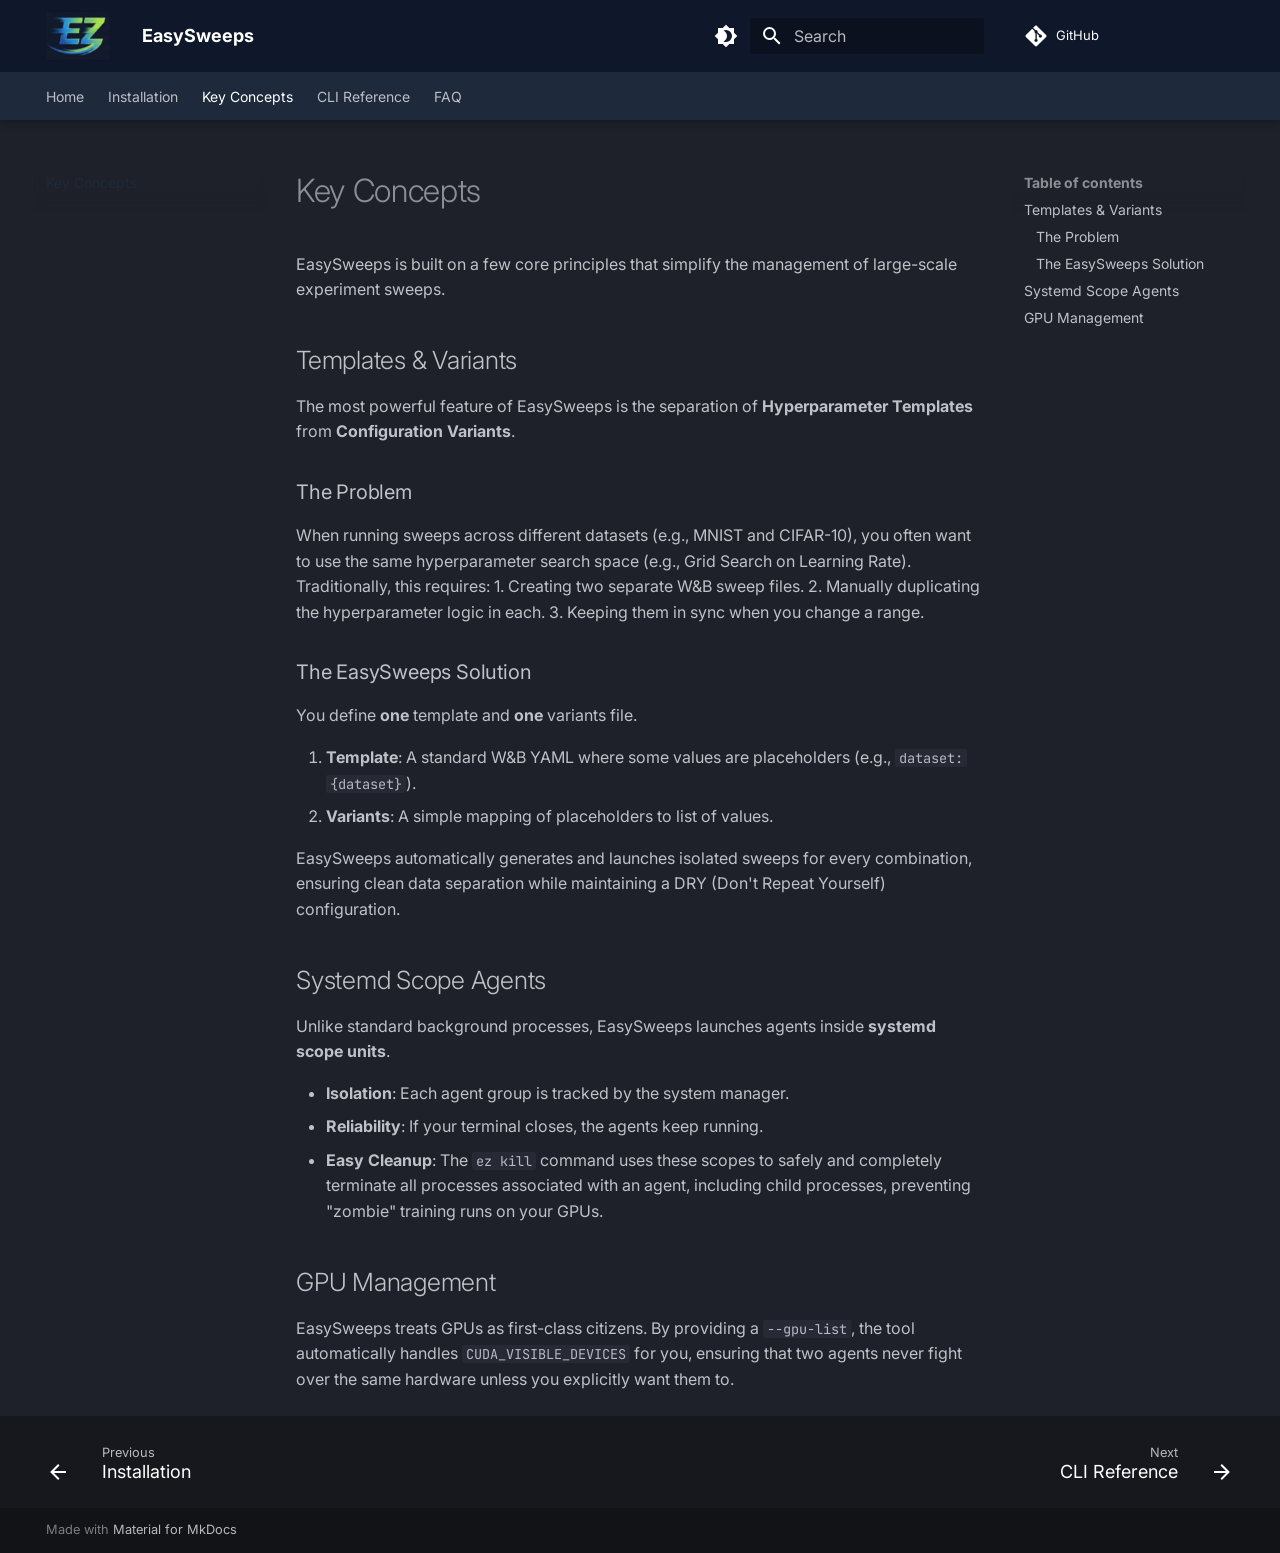
<file: concepts/index.html>
<!doctype html>
<html lang="en" class="no-js">
  <head>
    
      <meta charset="utf-8">
      <meta name="viewport" content="width=device-width,initial-scale=1">
      
        <meta name="description" content="A CLI tool for automating Weights & Biases sweeps across multiple GPUs.">
      
      
      
      
        <link rel="prev" href="../installation/">
      
      
        <link rel="next" href="../cli_reference/">
      
      
        
      
      
      <link rel="icon" href="../assets/favicon.png">
      <meta name="generator" content="mkdocs-1.6.1, mkdocs-material-9.7.1">
    
    
      
        <title>Key Concepts - EasySweeps</title>
      
    
    
      <link rel="stylesheet" href="../assets/stylesheets/main.484c7ddc.min.css">
      
        
        <link rel="stylesheet" href="../assets/stylesheets/palette.ab4e12ef.min.css">
      
      


    
    
      
    
    
      
        
        
        <link rel="preconnect" href="https://fonts.gstatic.com" crossorigin>
        <link rel="stylesheet" href="https://fonts.googleapis.com/css?family=Inter:300,300i,400,400i,700,700i%7CJetBrains+Mono:400,400i,700,700i&display=fallback">
        <style>:root{--md-text-font:"Inter";--md-code-font:"JetBrains Mono"}</style>
      
    
    
      <link rel="stylesheet" href="../assets/_mkdocstrings.css">
    
      <link rel="stylesheet" href="../stylesheets/extra.css">
    
    <script>__md_scope=new URL("..",location),__md_hash=e=>[...e].reduce(((e,_)=>(e<<5)-e+_.charCodeAt(0)),0),__md_get=(e,_=localStorage,t=__md_scope)=>JSON.parse(_.getItem(t.pathname+"."+e)),__md_set=(e,_,t=localStorage,a=__md_scope)=>{try{t.setItem(a.pathname+"."+e,JSON.stringify(_))}catch(e){}}</script>
    
      

    
    
  </head>
  
  
    
    
      
    
    
    
    
    <body dir="ltr" data-md-color-scheme="slate" data-md-color-primary="custom" data-md-color-accent="custom">
  
    
    <input class="md-toggle" data-md-toggle="drawer" type="checkbox" id="__drawer" autocomplete="off">
    <input class="md-toggle" data-md-toggle="search" type="checkbox" id="__search" autocomplete="off">
    <label class="md-overlay" for="__drawer"></label>
    <div data-md-component="skip">
      
        
        <a href="#key-concepts" class="md-skip">
          Skip to content
        </a>
      
    </div>
    <div data-md-component="announce">
      
    </div>
    
    
      

  

<header class="md-header md-header--shadow md-header--lifted" data-md-component="header">
  <nav class="md-header__inner md-grid" aria-label="Header">
    <a href=".." title="EasySweeps" class="md-header__button md-logo" aria-label="EasySweeps" data-md-component="logo">
      
  <img src="../assets/logo.png" alt="logo">

    </a>
    <label class="md-header__button md-icon" for="__drawer">
      
      <svg xmlns="http://www.w3.org/2000/svg" viewBox="0 0 24 24"><path d="M3 6h18v2H3zm0 5h18v2H3zm0 5h18v2H3z"/></svg>
    </label>
    <div class="md-header__title" data-md-component="header-title">
      <div class="md-header__ellipsis">
        <div class="md-header__topic">
          <span class="md-ellipsis">
            EasySweeps
          </span>
        </div>
        <div class="md-header__topic" data-md-component="header-topic">
          <span class="md-ellipsis">
            
              Key Concepts
            
          </span>
        </div>
      </div>
    </div>
    
      
        <form class="md-header__option" data-md-component="palette">
  
    
    
    
    <input class="md-option" data-md-color-media="" data-md-color-scheme="slate" data-md-color-primary="custom" data-md-color-accent="custom"  aria-label="Switch to light mode"  type="radio" name="__palette" id="__palette_0">
    
      <label class="md-header__button md-icon" title="Switch to light mode" for="__palette_1" hidden>
        <svg xmlns="http://www.w3.org/2000/svg" viewBox="0 0 24 24"><path d="M12 18c-.89 0-1.74-.2-2.5-.55C11.56 16.5 13 14.42 13 12s-1.44-4.5-3.5-5.45C10.26 6.2 11.11 6 12 6a6 6 0 0 1 6 6 6 6 0 0 1-6 6m8-9.31V4h-4.69L12 .69 8.69 4H4v4.69L.69 12 4 15.31V20h4.69L12 23.31 15.31 20H20v-4.69L23.31 12z"/></svg>
      </label>
    
  
    
    
    
    <input class="md-option" data-md-color-media="" data-md-color-scheme="default" data-md-color-primary="custom" data-md-color-accent="custom"  aria-label="Switch to dark mode"  type="radio" name="__palette" id="__palette_1">
    
      <label class="md-header__button md-icon" title="Switch to dark mode" for="__palette_0" hidden>
        <svg xmlns="http://www.w3.org/2000/svg" viewBox="0 0 24 24"><path d="M12 8a4 4 0 0 0-4 4 4 4 0 0 0 4 4 4 4 0 0 0 4-4 4 4 0 0 0-4-4m0 10a6 6 0 0 1-6-6 6 6 0 0 1 6-6 6 6 0 0 1 6 6 6 6 0 0 1-6 6m8-9.31V4h-4.69L12 .69 8.69 4H4v4.69L.69 12 4 15.31V20h4.69L12 23.31 15.31 20H20v-4.69L23.31 12z"/></svg>
      </label>
    
  
</form>
      
    
    
      <script>var palette=__md_get("__palette");if(palette&&palette.color){if("(prefers-color-scheme)"===palette.color.media){var media=matchMedia("(prefers-color-scheme: light)"),input=document.querySelector(media.matches?"[data-md-color-media='(prefers-color-scheme: light)']":"[data-md-color-media='(prefers-color-scheme: dark)']");palette.color.media=input.getAttribute("data-md-color-media"),palette.color.scheme=input.getAttribute("data-md-color-scheme"),palette.color.primary=input.getAttribute("data-md-color-primary"),palette.color.accent=input.getAttribute("data-md-color-accent")}for(var[key,value]of Object.entries(palette.color))document.body.setAttribute("data-md-color-"+key,value)}</script>
    
    
    
      
      
        <label class="md-header__button md-icon" for="__search">
          
          <svg xmlns="http://www.w3.org/2000/svg" viewBox="0 0 24 24"><path d="M9.5 3A6.5 6.5 0 0 1 16 9.5c0 1.61-.59 3.09-1.56 4.23l.27.27h.79l5 5-1.5 1.5-5-5v-.79l-.27-.27A6.52 6.52 0 0 1 9.5 16 6.5 6.5 0 0 1 3 9.5 6.5 6.5 0 0 1 9.5 3m0 2C7 5 5 7 5 9.5S7 14 9.5 14 14 12 14 9.5 12 5 9.5 5"/></svg>
        </label>
        <div class="md-search" data-md-component="search" role="dialog">
  <label class="md-search__overlay" for="__search"></label>
  <div class="md-search__inner" role="search">
    <form class="md-search__form" name="search">
      <input type="text" class="md-search__input" name="query" aria-label="Search" placeholder="Search" autocapitalize="off" autocorrect="off" autocomplete="off" spellcheck="false" data-md-component="search-query" required>
      <label class="md-search__icon md-icon" for="__search">
        
        <svg xmlns="http://www.w3.org/2000/svg" viewBox="0 0 24 24"><path d="M9.5 3A6.5 6.5 0 0 1 16 9.5c0 1.61-.59 3.09-1.56 4.23l.27.27h.79l5 5-1.5 1.5-5-5v-.79l-.27-.27A6.52 6.52 0 0 1 9.5 16 6.5 6.5 0 0 1 3 9.5 6.5 6.5 0 0 1 9.5 3m0 2C7 5 5 7 5 9.5S7 14 9.5 14 14 12 14 9.5 12 5 9.5 5"/></svg>
        
        <svg xmlns="http://www.w3.org/2000/svg" viewBox="0 0 24 24"><path d="M20 11v2H8l5.5 5.5-1.42 1.42L4.16 12l7.92-7.92L13.5 5.5 8 11z"/></svg>
      </label>
      <nav class="md-search__options" aria-label="Search">
        
          <a href="javascript:void(0)" class="md-search__icon md-icon" title="Share" aria-label="Share" data-clipboard data-clipboard-text="" data-md-component="search-share" tabindex="-1">
            
            <svg xmlns="http://www.w3.org/2000/svg" viewBox="0 0 24 24"><path d="M18 16.08c-.76 0-1.44.3-1.96.77L8.91 12.7c.05-.23.09-.46.09-.7s-.04-.47-.09-.7l7.05-4.11c.54.5 1.25.81 2.04.81a3 3 0 0 0 3-3 3 3 0 0 0-3-3 3 3 0 0 0-3 3c0 .24.04.47.09.7L8.04 9.81C7.5 9.31 6.79 9 6 9a3 3 0 0 0-3 3 3 3 0 0 0 3 3c.79 0 1.5-.31 2.04-.81l7.12 4.15c-.05.21-.08.43-.08.66 0 1.61 1.31 2.91 2.92 2.91s2.92-1.3 2.92-2.91A2.92 2.92 0 0 0 18 16.08"/></svg>
          </a>
        
        <button type="reset" class="md-search__icon md-icon" title="Clear" aria-label="Clear" tabindex="-1">
          
          <svg xmlns="http://www.w3.org/2000/svg" viewBox="0 0 24 24"><path d="M19 6.41 17.59 5 12 10.59 6.41 5 5 6.41 10.59 12 5 17.59 6.41 19 12 13.41 17.59 19 19 17.59 13.41 12z"/></svg>
        </button>
      </nav>
      
        <div class="md-search__suggest" data-md-component="search-suggest"></div>
      
    </form>
    <div class="md-search__output">
      <div class="md-search__scrollwrap" tabindex="0" data-md-scrollfix>
        <div class="md-search-result" data-md-component="search-result">
          <div class="md-search-result__meta">
            Initializing search
          </div>
          <ol class="md-search-result__list" role="presentation"></ol>
        </div>
      </div>
    </div>
  </div>
</div>
      
    
    
      <div class="md-header__source">
        <a href="https://github.com/YanivDorGalron/wandb_sweep_automation" title="Go to repository" class="md-source" data-md-component="source">
  <div class="md-source__icon md-icon">
    
    <svg xmlns="http://www.w3.org/2000/svg" viewBox="0 0 448 512"><!--! Font Awesome Free 7.1.0 by @fontawesome - https://fontawesome.com License - https://fontawesome.com/license/free (Icons: CC BY 4.0, Fonts: SIL OFL 1.1, Code: MIT License) Copyright 2025 Fonticons, Inc.--><path d="M439.6 236.1 244 40.5c-5.4-5.5-12.8-8.5-20.4-8.5s-15 3-20.4 8.4L162.5 81l51.5 51.5c27.1-9.1 52.7 16.8 43.4 43.7l49.7 49.7c34.2-11.8 61.2 31 35.5 56.7-26.5 26.5-70.2-2.9-56-37.3L240.3 199v121.9c25.3 12.5 22.3 41.8 9.1 55-6.4 6.4-15.2 10.1-24.3 10.1s-17.8-3.6-24.3-10.1c-17.6-17.6-11.1-46.9 11.2-56v-123c-20.8-8.5-24.6-30.7-18.6-45L142.6 101 8.5 235.1C3 240.6 0 247.9 0 255.5s3 15 8.5 20.4l195.6 195.7c5.4 5.4 12.7 8.4 20.4 8.4s15-3 20.4-8.4l194.7-194.7c5.4-5.4 8.4-12.8 8.4-20.4s-3-15-8.4-20.4"/></svg>
  </div>
  <div class="md-source__repository">
    GitHub
  </div>
</a>
      </div>
    
  </nav>
  
    
      
<nav class="md-tabs" aria-label="Tabs" data-md-component="tabs">
  <div class="md-grid">
    <ul class="md-tabs__list">
      
        
  
  
  
  
    <li class="md-tabs__item">
      <a href=".." class="md-tabs__link">
        
  
  
    
  
  Home

      </a>
    </li>
  

      
        
  
  
  
  
    <li class="md-tabs__item">
      <a href="../installation/" class="md-tabs__link">
        
  
  
    
  
  Installation

      </a>
    </li>
  

      
        
  
  
  
    
  
  
    <li class="md-tabs__item md-tabs__item--active">
      <a href="./" class="md-tabs__link">
        
  
  
    
  
  Key Concepts

      </a>
    </li>
  

      
        
  
  
  
  
    <li class="md-tabs__item">
      <a href="../cli_reference/" class="md-tabs__link">
        
  
  
    
  
  CLI Reference

      </a>
    </li>
  

      
        
  
  
  
  
    <li class="md-tabs__item">
      <a href="../faq/" class="md-tabs__link">
        
  
  
    
  
  FAQ

      </a>
    </li>
  

      
    </ul>
  </div>
</nav>
    
  
</header>
    
    <div class="md-container" data-md-component="container">
      
      
        
      
      <main class="md-main" data-md-component="main">
        <div class="md-main__inner md-grid">
          
            
              
              <div class="md-sidebar md-sidebar--primary" data-md-component="sidebar" data-md-type="navigation" >
                <div class="md-sidebar__scrollwrap">
                  <div class="md-sidebar__inner">
                    


  


<nav class="md-nav md-nav--primary md-nav--lifted" aria-label="Navigation" data-md-level="0">
  <label class="md-nav__title" for="__drawer">
    <a href=".." title="EasySweeps" class="md-nav__button md-logo" aria-label="EasySweeps" data-md-component="logo">
      
  <img src="../assets/logo.png" alt="logo">

    </a>
    EasySweeps
  </label>
  
    <div class="md-nav__source">
      <a href="https://github.com/YanivDorGalron/wandb_sweep_automation" title="Go to repository" class="md-source" data-md-component="source">
  <div class="md-source__icon md-icon">
    
    <svg xmlns="http://www.w3.org/2000/svg" viewBox="0 0 448 512"><!--! Font Awesome Free 7.1.0 by @fontawesome - https://fontawesome.com License - https://fontawesome.com/license/free (Icons: CC BY 4.0, Fonts: SIL OFL 1.1, Code: MIT License) Copyright 2025 Fonticons, Inc.--><path d="M439.6 236.1 244 40.5c-5.4-5.5-12.8-8.5-20.4-8.5s-15 3-20.4 8.4L162.5 81l51.5 51.5c27.1-9.1 52.7 16.8 43.4 43.7l49.7 49.7c34.2-11.8 61.2 31 35.5 56.7-26.5 26.5-70.2-2.9-56-37.3L240.3 199v121.9c25.3 12.5 22.3 41.8 9.1 55-6.4 6.4-15.2 10.1-24.3 10.1s-17.8-3.6-24.3-10.1c-17.6-17.6-11.1-46.9 11.2-56v-123c-20.8-8.5-24.6-30.7-18.6-45L142.6 101 8.5 235.1C3 240.6 0 247.9 0 255.5s3 15 8.5 20.4l195.6 195.7c5.4 5.4 12.7 8.4 20.4 8.4s15-3 20.4-8.4l194.7-194.7c5.4-5.4 8.4-12.8 8.4-20.4s-3-15-8.4-20.4"/></svg>
  </div>
  <div class="md-source__repository">
    GitHub
  </div>
</a>
    </div>
  
  <ul class="md-nav__list" data-md-scrollfix>
    
      
      
  
  
  
  
    <li class="md-nav__item">
      <a href=".." class="md-nav__link">
        
  
  
  <span class="md-ellipsis">
    
  
    Home
  

    
  </span>
  
  

      </a>
    </li>
  

    
      
      
  
  
  
  
    <li class="md-nav__item">
      <a href="../installation/" class="md-nav__link">
        
  
  
  <span class="md-ellipsis">
    
  
    Installation
  

    
  </span>
  
  

      </a>
    </li>
  

    
      
      
  
  
    
  
  
  
    <li class="md-nav__item md-nav__item--active">
      
      <input class="md-nav__toggle md-toggle" type="checkbox" id="__toc">
      
      
        
      
      
        <label class="md-nav__link md-nav__link--active" for="__toc">
          
  
  
  <span class="md-ellipsis">
    
  
    Key Concepts
  

    
  </span>
  
  

          <span class="md-nav__icon md-icon"></span>
        </label>
      
      <a href="./" class="md-nav__link md-nav__link--active">
        
  
  
  <span class="md-ellipsis">
    
  
    Key Concepts
  

    
  </span>
  
  

      </a>
      
        

<nav class="md-nav md-nav--secondary" aria-label="Table of contents">
  
  
  
    
  
  
    <label class="md-nav__title" for="__toc">
      <span class="md-nav__icon md-icon"></span>
      Table of contents
    </label>
    <ul class="md-nav__list" data-md-component="toc" data-md-scrollfix>
      
        <li class="md-nav__item">
  <a href="#templates-variants" class="md-nav__link">
    <span class="md-ellipsis">
      
        Templates &amp; Variants
      
    </span>
  </a>
  
    <nav class="md-nav" aria-label="Templates &amp; Variants">
      <ul class="md-nav__list">
        
          <li class="md-nav__item">
  <a href="#the-problem" class="md-nav__link">
    <span class="md-ellipsis">
      
        The Problem
      
    </span>
  </a>
  
</li>
        
          <li class="md-nav__item">
  <a href="#the-easysweeps-solution" class="md-nav__link">
    <span class="md-ellipsis">
      
        The EasySweeps Solution
      
    </span>
  </a>
  
</li>
        
      </ul>
    </nav>
  
</li>
      
        <li class="md-nav__item">
  <a href="#systemd-scope-agents" class="md-nav__link">
    <span class="md-ellipsis">
      
        Systemd Scope Agents
      
    </span>
  </a>
  
</li>
      
        <li class="md-nav__item">
  <a href="#gpu-management" class="md-nav__link">
    <span class="md-ellipsis">
      
        GPU Management
      
    </span>
  </a>
  
</li>
      
    </ul>
  
</nav>
      
    </li>
  

    
      
      
  
  
  
  
    <li class="md-nav__item">
      <a href="../cli_reference/" class="md-nav__link">
        
  
  
  <span class="md-ellipsis">
    
  
    CLI Reference
  

    
  </span>
  
  

      </a>
    </li>
  

    
      
      
  
  
  
  
    <li class="md-nav__item">
      <a href="../faq/" class="md-nav__link">
        
  
  
  <span class="md-ellipsis">
    
  
    FAQ
  

    
  </span>
  
  

      </a>
    </li>
  

    
  </ul>
</nav>
                  </div>
                </div>
              </div>
            
            
              
              <div class="md-sidebar md-sidebar--secondary" data-md-component="sidebar" data-md-type="toc" >
                <div class="md-sidebar__scrollwrap">
                  <div class="md-sidebar__inner">
                    

<nav class="md-nav md-nav--secondary" aria-label="Table of contents">
  
  
  
    
  
  
    <label class="md-nav__title" for="__toc">
      <span class="md-nav__icon md-icon"></span>
      Table of contents
    </label>
    <ul class="md-nav__list" data-md-component="toc" data-md-scrollfix>
      
        <li class="md-nav__item">
  <a href="#templates-variants" class="md-nav__link">
    <span class="md-ellipsis">
      
        Templates &amp; Variants
      
    </span>
  </a>
  
    <nav class="md-nav" aria-label="Templates &amp; Variants">
      <ul class="md-nav__list">
        
          <li class="md-nav__item">
  <a href="#the-problem" class="md-nav__link">
    <span class="md-ellipsis">
      
        The Problem
      
    </span>
  </a>
  
</li>
        
          <li class="md-nav__item">
  <a href="#the-easysweeps-solution" class="md-nav__link">
    <span class="md-ellipsis">
      
        The EasySweeps Solution
      
    </span>
  </a>
  
</li>
        
      </ul>
    </nav>
  
</li>
      
        <li class="md-nav__item">
  <a href="#systemd-scope-agents" class="md-nav__link">
    <span class="md-ellipsis">
      
        Systemd Scope Agents
      
    </span>
  </a>
  
</li>
      
        <li class="md-nav__item">
  <a href="#gpu-management" class="md-nav__link">
    <span class="md-ellipsis">
      
        GPU Management
      
    </span>
  </a>
  
</li>
      
    </ul>
  
</nav>
                  </div>
                </div>
              </div>
            
          
          
            <div class="md-content" data-md-component="content">
              
                



  


              
              <article class="md-content__inner md-typeset">
                
                  


  
  


<h1 id="key-concepts">Key Concepts<a class="headerlink" href="#key-concepts" title="Permanent link">&para;</a></h1>
<p>EasySweeps is built on a few core principles that simplify the management of large-scale experiment sweeps.</p>
<h2 id="templates-variants">Templates &amp; Variants<a class="headerlink" href="#templates-variants" title="Permanent link">&para;</a></h2>
<p>The most powerful feature of EasySweeps is the separation of <strong>Hyperparameter Templates</strong> from <strong>Configuration Variants</strong>.</p>
<h3 id="the-problem">The Problem<a class="headerlink" href="#the-problem" title="Permanent link">&para;</a></h3>
<p>When running sweeps across different datasets (e.g., MNIST and CIFAR-10), you often want to use the same hyperparameter search space (e.g., Grid Search on Learning Rate). Traditionally, this requires:
1. Creating two separate W&amp;B sweep files.
2. Manually duplicating the hyperparameter logic in each.
3. Keeping them in sync when you change a range.</p>
<h3 id="the-easysweeps-solution">The EasySweeps Solution<a class="headerlink" href="#the-easysweeps-solution" title="Permanent link">&para;</a></h3>
<p>You define <strong>one</strong> template and <strong>one</strong> variants file.</p>
<ol>
<li><strong>Template</strong>: A standard W&amp;B YAML where some values are placeholders (e.g., <code>dataset: {dataset}</code>).</li>
<li><strong>Variants</strong>: A simple mapping of placeholders to list of values.</li>
</ol>
<p>EasySweeps automatically generates and launches isolated sweeps for every combination, ensuring clean data separation while maintaining a DRY (Don't Repeat Yourself) configuration.</p>
<h2 id="systemd-scope-agents">Systemd Scope Agents<a class="headerlink" href="#systemd-scope-agents" title="Permanent link">&para;</a></h2>
<p>Unlike standard background processes, EasySweeps launches agents inside <strong>systemd scope units</strong>.</p>
<ul>
<li><strong>Isolation</strong>: Each agent group is tracked by the system manager.</li>
<li><strong>Reliability</strong>: If your terminal closes, the agents keep running.</li>
<li><strong>Easy Cleanup</strong>: The <code>ez kill</code> command uses these scopes to safely and completely terminate all processes associated with an agent, including child processes, preventing "zombie" training runs on your GPUs.</li>
</ul>
<h2 id="gpu-management">GPU Management<a class="headerlink" href="#gpu-management" title="Permanent link">&para;</a></h2>
<p>EasySweeps treats GPUs as first-class citizens. By providing a <code>--gpu-list</code>, the tool automatically handles <code>CUDA_VISIBLE_DEVICES</code> for you, ensuring that two agents never fight over the same hardware unless you explicitly want them to.</p>












                
              </article>
            </div>
          
          
<script>var target=document.getElementById(location.hash.slice(1));target&&target.name&&(target.checked=target.name.startsWith("__tabbed_"))</script>
        </div>
        
          <button type="button" class="md-top md-icon" data-md-component="top" hidden>
  
  <svg xmlns="http://www.w3.org/2000/svg" viewBox="0 0 24 24"><path d="M13 20h-2V8l-5.5 5.5-1.42-1.42L12 4.16l7.92 7.92-1.42 1.42L13 8z"/></svg>
  Back to top
</button>
        
      </main>
      
        <footer class="md-footer">
  
    
      
      <nav class="md-footer__inner md-grid" aria-label="Footer" >
        
          
          <a href="../installation/" class="md-footer__link md-footer__link--prev" aria-label="Previous: Installation">
            <div class="md-footer__button md-icon">
              
              <svg xmlns="http://www.w3.org/2000/svg" viewBox="0 0 24 24"><path d="M20 11v2H8l5.5 5.5-1.42 1.42L4.16 12l7.92-7.92L13.5 5.5 8 11z"/></svg>
            </div>
            <div class="md-footer__title">
              <span class="md-footer__direction">
                Previous
              </span>
              <div class="md-ellipsis">
                Installation
              </div>
            </div>
          </a>
        
        
          
          <a href="../cli_reference/" class="md-footer__link md-footer__link--next" aria-label="Next: CLI Reference">
            <div class="md-footer__title">
              <span class="md-footer__direction">
                Next
              </span>
              <div class="md-ellipsis">
                CLI Reference
              </div>
            </div>
            <div class="md-footer__button md-icon">
              
              <svg xmlns="http://www.w3.org/2000/svg" viewBox="0 0 24 24"><path d="M4 11v2h12l-5.5 5.5 1.42 1.42L19.84 12l-7.92-7.92L10.5 5.5 16 11z"/></svg>
            </div>
          </a>
        
      </nav>
    
  
  <div class="md-footer-meta md-typeset">
    <div class="md-footer-meta__inner md-grid">
      <div class="md-copyright">
  
  
    Made with
    <a href="https://squidfunk.github.io/mkdocs-material/" target="_blank" rel="noopener">
      Material for MkDocs
    </a>
  
</div>
      
    </div>
  </div>
</footer>
      
    </div>
    <div class="md-dialog" data-md-component="dialog">
      <div class="md-dialog__inner md-typeset"></div>
    </div>
    
    
    
      
      
      <script id="__config" type="application/json">{"annotate": null, "base": "..", "features": ["navigation.tabs", "navigation.tabs.sticky", "navigation.sections", "navigation.expand", "navigation.path", "navigation.indexes", "navigation.top", "navigation.footer", "navigation.tracking", "search.suggest", "search.highlight", "search.share", "content.code.copy", "content.code.annotate", "content.tooltips", "header.autohide"], "search": "../assets/javascripts/workers/search.2c215733.min.js", "tags": null, "translations": {"clipboard.copied": "Copied to clipboard", "clipboard.copy": "Copy to clipboard", "search.result.more.one": "1 more on this page", "search.result.more.other": "# more on this page", "search.result.none": "No matching documents", "search.result.one": "1 matching document", "search.result.other": "# matching documents", "search.result.placeholder": "Type to start searching", "search.result.term.missing": "Missing", "select.version": "Select version"}, "version": null}</script>
    
    
      <script src="../assets/javascripts/bundle.79ae519e.min.js"></script>
      
    
  </body>
</html>
</file>
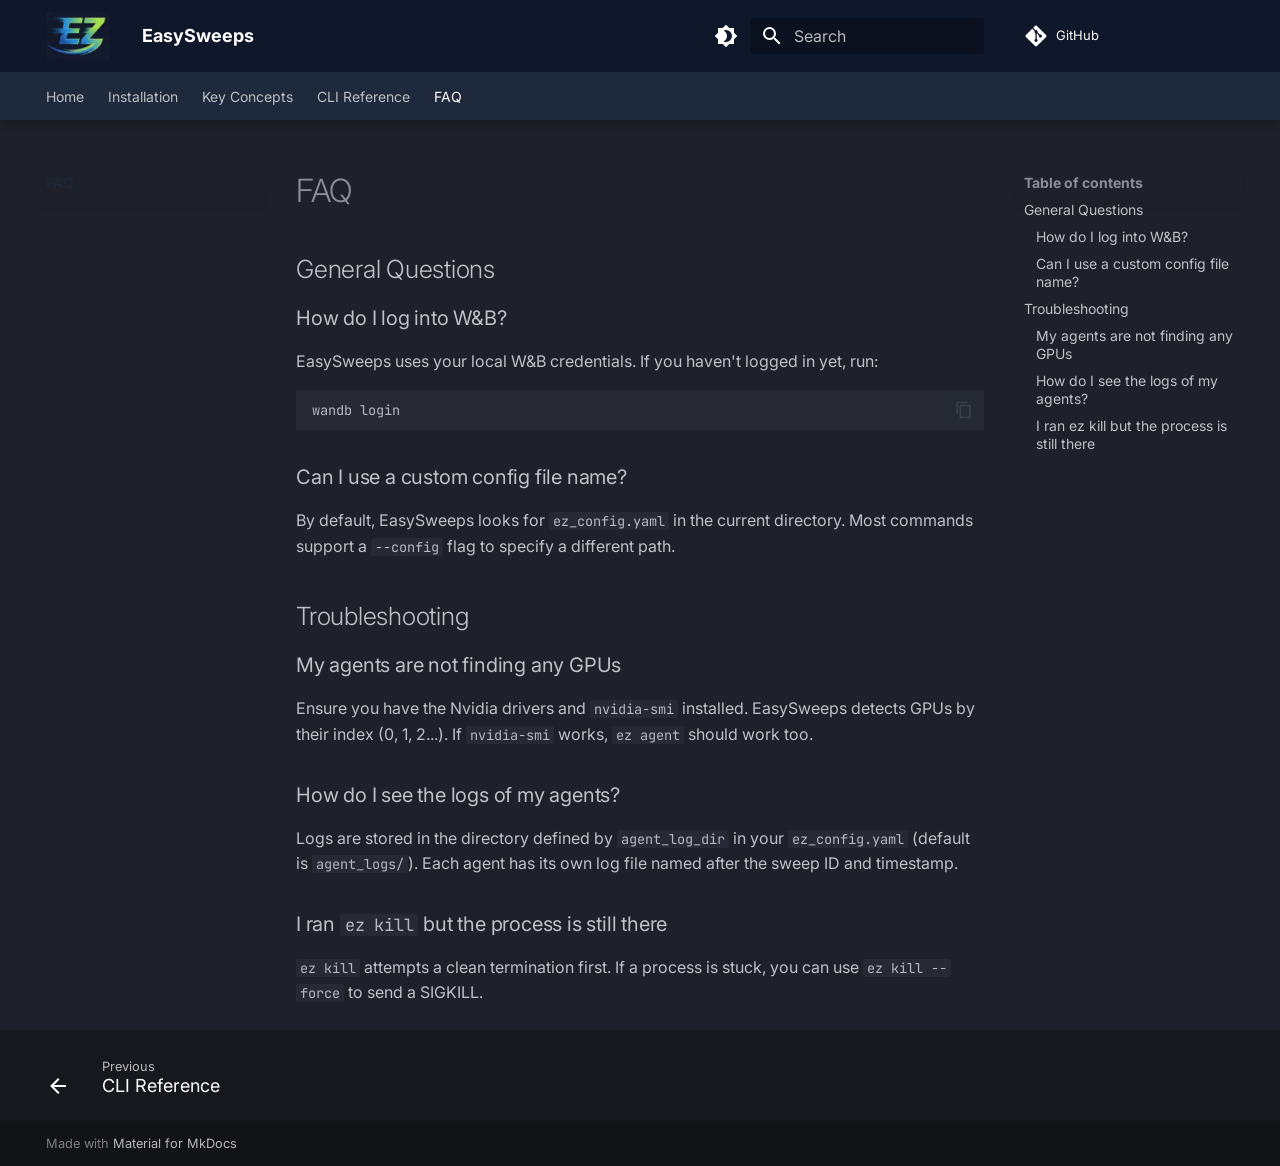
<file: faq/index.html>
<!doctype html>
<html lang="en" class="no-js">
  <head>
    
      <meta charset="utf-8">
      <meta name="viewport" content="width=device-width,initial-scale=1">
      
        <meta name="description" content="A CLI tool for automating Weights & Biases sweeps across multiple GPUs.">
      
      
      
      
        <link rel="prev" href="../cli_reference/">
      
      
      
        
      
      
      <link rel="icon" href="../assets/favicon.png">
      <meta name="generator" content="mkdocs-1.6.1, mkdocs-material-9.7.1">
    
    
      
        <title>FAQ - EasySweeps</title>
      
    
    
      <link rel="stylesheet" href="../assets/stylesheets/main.484c7ddc.min.css">
      
        
        <link rel="stylesheet" href="../assets/stylesheets/palette.ab4e12ef.min.css">
      
      


    
    
      
    
    
      
        
        
        <link rel="preconnect" href="https://fonts.gstatic.com" crossorigin>
        <link rel="stylesheet" href="https://fonts.googleapis.com/css?family=Inter:300,300i,400,400i,700,700i%7CJetBrains+Mono:400,400i,700,700i&display=fallback">
        <style>:root{--md-text-font:"Inter";--md-code-font:"JetBrains Mono"}</style>
      
    
    
      <link rel="stylesheet" href="../assets/_mkdocstrings.css">
    
      <link rel="stylesheet" href="../stylesheets/extra.css">
    
    <script>__md_scope=new URL("..",location),__md_hash=e=>[...e].reduce(((e,_)=>(e<<5)-e+_.charCodeAt(0)),0),__md_get=(e,_=localStorage,t=__md_scope)=>JSON.parse(_.getItem(t.pathname+"."+e)),__md_set=(e,_,t=localStorage,a=__md_scope)=>{try{t.setItem(a.pathname+"."+e,JSON.stringify(_))}catch(e){}}</script>
    
      

    
    
  </head>
  
  
    
    
      
    
    
    
    
    <body dir="ltr" data-md-color-scheme="slate" data-md-color-primary="custom" data-md-color-accent="custom">
  
    
    <input class="md-toggle" data-md-toggle="drawer" type="checkbox" id="__drawer" autocomplete="off">
    <input class="md-toggle" data-md-toggle="search" type="checkbox" id="__search" autocomplete="off">
    <label class="md-overlay" for="__drawer"></label>
    <div data-md-component="skip">
      
        
        <a href="#faq" class="md-skip">
          Skip to content
        </a>
      
    </div>
    <div data-md-component="announce">
      
    </div>
    
    
      

  

<header class="md-header md-header--shadow md-header--lifted" data-md-component="header">
  <nav class="md-header__inner md-grid" aria-label="Header">
    <a href=".." title="EasySweeps" class="md-header__button md-logo" aria-label="EasySweeps" data-md-component="logo">
      
  <img src="../assets/logo.png" alt="logo">

    </a>
    <label class="md-header__button md-icon" for="__drawer">
      
      <svg xmlns="http://www.w3.org/2000/svg" viewBox="0 0 24 24"><path d="M3 6h18v2H3zm0 5h18v2H3zm0 5h18v2H3z"/></svg>
    </label>
    <div class="md-header__title" data-md-component="header-title">
      <div class="md-header__ellipsis">
        <div class="md-header__topic">
          <span class="md-ellipsis">
            EasySweeps
          </span>
        </div>
        <div class="md-header__topic" data-md-component="header-topic">
          <span class="md-ellipsis">
            
              FAQ
            
          </span>
        </div>
      </div>
    </div>
    
      
        <form class="md-header__option" data-md-component="palette">
  
    
    
    
    <input class="md-option" data-md-color-media="" data-md-color-scheme="slate" data-md-color-primary="custom" data-md-color-accent="custom"  aria-label="Switch to light mode"  type="radio" name="__palette" id="__palette_0">
    
      <label class="md-header__button md-icon" title="Switch to light mode" for="__palette_1" hidden>
        <svg xmlns="http://www.w3.org/2000/svg" viewBox="0 0 24 24"><path d="M12 18c-.89 0-1.74-.2-2.5-.55C11.56 16.5 13 14.42 13 12s-1.44-4.5-3.5-5.45C10.26 6.2 11.11 6 12 6a6 6 0 0 1 6 6 6 6 0 0 1-6 6m8-9.31V4h-4.69L12 .69 8.69 4H4v4.69L.69 12 4 15.31V20h4.69L12 23.31 15.31 20H20v-4.69L23.31 12z"/></svg>
      </label>
    
  
    
    
    
    <input class="md-option" data-md-color-media="" data-md-color-scheme="default" data-md-color-primary="custom" data-md-color-accent="custom"  aria-label="Switch to dark mode"  type="radio" name="__palette" id="__palette_1">
    
      <label class="md-header__button md-icon" title="Switch to dark mode" for="__palette_0" hidden>
        <svg xmlns="http://www.w3.org/2000/svg" viewBox="0 0 24 24"><path d="M12 8a4 4 0 0 0-4 4 4 4 0 0 0 4 4 4 4 0 0 0 4-4 4 4 0 0 0-4-4m0 10a6 6 0 0 1-6-6 6 6 0 0 1 6-6 6 6 0 0 1 6 6 6 6 0 0 1-6 6m8-9.31V4h-4.69L12 .69 8.69 4H4v4.69L.69 12 4 15.31V20h4.69L12 23.31 15.31 20H20v-4.69L23.31 12z"/></svg>
      </label>
    
  
</form>
      
    
    
      <script>var palette=__md_get("__palette");if(palette&&palette.color){if("(prefers-color-scheme)"===palette.color.media){var media=matchMedia("(prefers-color-scheme: light)"),input=document.querySelector(media.matches?"[data-md-color-media='(prefers-color-scheme: light)']":"[data-md-color-media='(prefers-color-scheme: dark)']");palette.color.media=input.getAttribute("data-md-color-media"),palette.color.scheme=input.getAttribute("data-md-color-scheme"),palette.color.primary=input.getAttribute("data-md-color-primary"),palette.color.accent=input.getAttribute("data-md-color-accent")}for(var[key,value]of Object.entries(palette.color))document.body.setAttribute("data-md-color-"+key,value)}</script>
    
    
    
      
      
        <label class="md-header__button md-icon" for="__search">
          
          <svg xmlns="http://www.w3.org/2000/svg" viewBox="0 0 24 24"><path d="M9.5 3A6.5 6.5 0 0 1 16 9.5c0 1.61-.59 3.09-1.56 4.23l.27.27h.79l5 5-1.5 1.5-5-5v-.79l-.27-.27A6.52 6.52 0 0 1 9.5 16 6.5 6.5 0 0 1 3 9.5 6.5 6.5 0 0 1 9.5 3m0 2C7 5 5 7 5 9.5S7 14 9.5 14 14 12 14 9.5 12 5 9.5 5"/></svg>
        </label>
        <div class="md-search" data-md-component="search" role="dialog">
  <label class="md-search__overlay" for="__search"></label>
  <div class="md-search__inner" role="search">
    <form class="md-search__form" name="search">
      <input type="text" class="md-search__input" name="query" aria-label="Search" placeholder="Search" autocapitalize="off" autocorrect="off" autocomplete="off" spellcheck="false" data-md-component="search-query" required>
      <label class="md-search__icon md-icon" for="__search">
        
        <svg xmlns="http://www.w3.org/2000/svg" viewBox="0 0 24 24"><path d="M9.5 3A6.5 6.5 0 0 1 16 9.5c0 1.61-.59 3.09-1.56 4.23l.27.27h.79l5 5-1.5 1.5-5-5v-.79l-.27-.27A6.52 6.52 0 0 1 9.5 16 6.5 6.5 0 0 1 3 9.5 6.5 6.5 0 0 1 9.5 3m0 2C7 5 5 7 5 9.5S7 14 9.5 14 14 12 14 9.5 12 5 9.5 5"/></svg>
        
        <svg xmlns="http://www.w3.org/2000/svg" viewBox="0 0 24 24"><path d="M20 11v2H8l5.5 5.5-1.42 1.42L4.16 12l7.92-7.92L13.5 5.5 8 11z"/></svg>
      </label>
      <nav class="md-search__options" aria-label="Search">
        
          <a href="javascript:void(0)" class="md-search__icon md-icon" title="Share" aria-label="Share" data-clipboard data-clipboard-text="" data-md-component="search-share" tabindex="-1">
            
            <svg xmlns="http://www.w3.org/2000/svg" viewBox="0 0 24 24"><path d="M18 16.08c-.76 0-1.44.3-1.96.77L8.91 12.7c.05-.23.09-.46.09-.7s-.04-.47-.09-.7l7.05-4.11c.54.5 1.25.81 2.04.81a3 3 0 0 0 3-3 3 3 0 0 0-3-3 3 3 0 0 0-3 3c0 .24.04.47.09.7L8.04 9.81C7.5 9.31 6.79 9 6 9a3 3 0 0 0-3 3 3 3 0 0 0 3 3c.79 0 1.5-.31 2.04-.81l7.12 4.15c-.05.21-.08.43-.08.66 0 1.61 1.31 2.91 2.92 2.91s2.92-1.3 2.92-2.91A2.92 2.92 0 0 0 18 16.08"/></svg>
          </a>
        
        <button type="reset" class="md-search__icon md-icon" title="Clear" aria-label="Clear" tabindex="-1">
          
          <svg xmlns="http://www.w3.org/2000/svg" viewBox="0 0 24 24"><path d="M19 6.41 17.59 5 12 10.59 6.41 5 5 6.41 10.59 12 5 17.59 6.41 19 12 13.41 17.59 19 19 17.59 13.41 12z"/></svg>
        </button>
      </nav>
      
        <div class="md-search__suggest" data-md-component="search-suggest"></div>
      
    </form>
    <div class="md-search__output">
      <div class="md-search__scrollwrap" tabindex="0" data-md-scrollfix>
        <div class="md-search-result" data-md-component="search-result">
          <div class="md-search-result__meta">
            Initializing search
          </div>
          <ol class="md-search-result__list" role="presentation"></ol>
        </div>
      </div>
    </div>
  </div>
</div>
      
    
    
      <div class="md-header__source">
        <a href="https://github.com/YanivDorGalron/wandb_sweep_automation" title="Go to repository" class="md-source" data-md-component="source">
  <div class="md-source__icon md-icon">
    
    <svg xmlns="http://www.w3.org/2000/svg" viewBox="0 0 448 512"><!--! Font Awesome Free 7.1.0 by @fontawesome - https://fontawesome.com License - https://fontawesome.com/license/free (Icons: CC BY 4.0, Fonts: SIL OFL 1.1, Code: MIT License) Copyright 2025 Fonticons, Inc.--><path d="M439.6 236.1 244 40.5c-5.4-5.5-12.8-8.5-20.4-8.5s-15 3-20.4 8.4L162.5 81l51.5 51.5c27.1-9.1 52.7 16.8 43.4 43.7l49.7 49.7c34.2-11.8 61.2 31 35.5 56.7-26.5 26.5-70.2-2.9-56-37.3L240.3 199v121.9c25.3 12.5 22.3 41.8 9.1 55-6.4 6.4-15.2 10.1-24.3 10.1s-17.8-3.6-24.3-10.1c-17.6-17.6-11.1-46.9 11.2-56v-123c-20.8-8.5-24.6-30.7-18.6-45L142.6 101 8.5 235.1C3 240.6 0 247.9 0 255.5s3 15 8.5 20.4l195.6 195.7c5.4 5.4 12.7 8.4 20.4 8.4s15-3 20.4-8.4l194.7-194.7c5.4-5.4 8.4-12.8 8.4-20.4s-3-15-8.4-20.4"/></svg>
  </div>
  <div class="md-source__repository">
    GitHub
  </div>
</a>
      </div>
    
  </nav>
  
    
      
<nav class="md-tabs" aria-label="Tabs" data-md-component="tabs">
  <div class="md-grid">
    <ul class="md-tabs__list">
      
        
  
  
  
  
    <li class="md-tabs__item">
      <a href=".." class="md-tabs__link">
        
  
  
    
  
  Home

      </a>
    </li>
  

      
        
  
  
  
  
    <li class="md-tabs__item">
      <a href="../installation/" class="md-tabs__link">
        
  
  
    
  
  Installation

      </a>
    </li>
  

      
        
  
  
  
  
    <li class="md-tabs__item">
      <a href="../concepts/" class="md-tabs__link">
        
  
  
    
  
  Key Concepts

      </a>
    </li>
  

      
        
  
  
  
  
    <li class="md-tabs__item">
      <a href="../cli_reference/" class="md-tabs__link">
        
  
  
    
  
  CLI Reference

      </a>
    </li>
  

      
        
  
  
  
    
  
  
    <li class="md-tabs__item md-tabs__item--active">
      <a href="./" class="md-tabs__link">
        
  
  
    
  
  FAQ

      </a>
    </li>
  

      
    </ul>
  </div>
</nav>
    
  
</header>
    
    <div class="md-container" data-md-component="container">
      
      
        
      
      <main class="md-main" data-md-component="main">
        <div class="md-main__inner md-grid">
          
            
              
              <div class="md-sidebar md-sidebar--primary" data-md-component="sidebar" data-md-type="navigation" >
                <div class="md-sidebar__scrollwrap">
                  <div class="md-sidebar__inner">
                    


  


<nav class="md-nav md-nav--primary md-nav--lifted" aria-label="Navigation" data-md-level="0">
  <label class="md-nav__title" for="__drawer">
    <a href=".." title="EasySweeps" class="md-nav__button md-logo" aria-label="EasySweeps" data-md-component="logo">
      
  <img src="../assets/logo.png" alt="logo">

    </a>
    EasySweeps
  </label>
  
    <div class="md-nav__source">
      <a href="https://github.com/YanivDorGalron/wandb_sweep_automation" title="Go to repository" class="md-source" data-md-component="source">
  <div class="md-source__icon md-icon">
    
    <svg xmlns="http://www.w3.org/2000/svg" viewBox="0 0 448 512"><!--! Font Awesome Free 7.1.0 by @fontawesome - https://fontawesome.com License - https://fontawesome.com/license/free (Icons: CC BY 4.0, Fonts: SIL OFL 1.1, Code: MIT License) Copyright 2025 Fonticons, Inc.--><path d="M439.6 236.1 244 40.5c-5.4-5.5-12.8-8.5-20.4-8.5s-15 3-20.4 8.4L162.5 81l51.5 51.5c27.1-9.1 52.7 16.8 43.4 43.7l49.7 49.7c34.2-11.8 61.2 31 35.5 56.7-26.5 26.5-70.2-2.9-56-37.3L240.3 199v121.9c25.3 12.5 22.3 41.8 9.1 55-6.4 6.4-15.2 10.1-24.3 10.1s-17.8-3.6-24.3-10.1c-17.6-17.6-11.1-46.9 11.2-56v-123c-20.8-8.5-24.6-30.7-18.6-45L142.6 101 8.5 235.1C3 240.6 0 247.9 0 255.5s3 15 8.5 20.4l195.6 195.7c5.4 5.4 12.7 8.4 20.4 8.4s15-3 20.4-8.4l194.7-194.7c5.4-5.4 8.4-12.8 8.4-20.4s-3-15-8.4-20.4"/></svg>
  </div>
  <div class="md-source__repository">
    GitHub
  </div>
</a>
    </div>
  
  <ul class="md-nav__list" data-md-scrollfix>
    
      
      
  
  
  
  
    <li class="md-nav__item">
      <a href=".." class="md-nav__link">
        
  
  
  <span class="md-ellipsis">
    
  
    Home
  

    
  </span>
  
  

      </a>
    </li>
  

    
      
      
  
  
  
  
    <li class="md-nav__item">
      <a href="../installation/" class="md-nav__link">
        
  
  
  <span class="md-ellipsis">
    
  
    Installation
  

    
  </span>
  
  

      </a>
    </li>
  

    
      
      
  
  
  
  
    <li class="md-nav__item">
      <a href="../concepts/" class="md-nav__link">
        
  
  
  <span class="md-ellipsis">
    
  
    Key Concepts
  

    
  </span>
  
  

      </a>
    </li>
  

    
      
      
  
  
  
  
    <li class="md-nav__item">
      <a href="../cli_reference/" class="md-nav__link">
        
  
  
  <span class="md-ellipsis">
    
  
    CLI Reference
  

    
  </span>
  
  

      </a>
    </li>
  

    
      
      
  
  
    
  
  
  
    <li class="md-nav__item md-nav__item--active">
      
      <input class="md-nav__toggle md-toggle" type="checkbox" id="__toc">
      
      
        
      
      
        <label class="md-nav__link md-nav__link--active" for="__toc">
          
  
  
  <span class="md-ellipsis">
    
  
    FAQ
  

    
  </span>
  
  

          <span class="md-nav__icon md-icon"></span>
        </label>
      
      <a href="./" class="md-nav__link md-nav__link--active">
        
  
  
  <span class="md-ellipsis">
    
  
    FAQ
  

    
  </span>
  
  

      </a>
      
        

<nav class="md-nav md-nav--secondary" aria-label="Table of contents">
  
  
  
    
  
  
    <label class="md-nav__title" for="__toc">
      <span class="md-nav__icon md-icon"></span>
      Table of contents
    </label>
    <ul class="md-nav__list" data-md-component="toc" data-md-scrollfix>
      
        <li class="md-nav__item">
  <a href="#general-questions" class="md-nav__link">
    <span class="md-ellipsis">
      
        General Questions
      
    </span>
  </a>
  
    <nav class="md-nav" aria-label="General Questions">
      <ul class="md-nav__list">
        
          <li class="md-nav__item">
  <a href="#how-do-i-log-into-wb" class="md-nav__link">
    <span class="md-ellipsis">
      
        How do I log into W&amp;B?
      
    </span>
  </a>
  
</li>
        
          <li class="md-nav__item">
  <a href="#can-i-use-a-custom-config-file-name" class="md-nav__link">
    <span class="md-ellipsis">
      
        Can I use a custom config file name?
      
    </span>
  </a>
  
</li>
        
      </ul>
    </nav>
  
</li>
      
        <li class="md-nav__item">
  <a href="#troubleshooting" class="md-nav__link">
    <span class="md-ellipsis">
      
        Troubleshooting
      
    </span>
  </a>
  
    <nav class="md-nav" aria-label="Troubleshooting">
      <ul class="md-nav__list">
        
          <li class="md-nav__item">
  <a href="#my-agents-are-not-finding-any-gpus" class="md-nav__link">
    <span class="md-ellipsis">
      
        My agents are not finding any GPUs
      
    </span>
  </a>
  
</li>
        
          <li class="md-nav__item">
  <a href="#how-do-i-see-the-logs-of-my-agents" class="md-nav__link">
    <span class="md-ellipsis">
      
        How do I see the logs of my agents?
      
    </span>
  </a>
  
</li>
        
          <li class="md-nav__item">
  <a href="#i-ran-ez-kill-but-the-process-is-still-there" class="md-nav__link">
    <span class="md-ellipsis">
      
        I ran ez kill but the process is still there
      
    </span>
  </a>
  
</li>
        
      </ul>
    </nav>
  
</li>
      
    </ul>
  
</nav>
      
    </li>
  

    
  </ul>
</nav>
                  </div>
                </div>
              </div>
            
            
              
              <div class="md-sidebar md-sidebar--secondary" data-md-component="sidebar" data-md-type="toc" >
                <div class="md-sidebar__scrollwrap">
                  <div class="md-sidebar__inner">
                    

<nav class="md-nav md-nav--secondary" aria-label="Table of contents">
  
  
  
    
  
  
    <label class="md-nav__title" for="__toc">
      <span class="md-nav__icon md-icon"></span>
      Table of contents
    </label>
    <ul class="md-nav__list" data-md-component="toc" data-md-scrollfix>
      
        <li class="md-nav__item">
  <a href="#general-questions" class="md-nav__link">
    <span class="md-ellipsis">
      
        General Questions
      
    </span>
  </a>
  
    <nav class="md-nav" aria-label="General Questions">
      <ul class="md-nav__list">
        
          <li class="md-nav__item">
  <a href="#how-do-i-log-into-wb" class="md-nav__link">
    <span class="md-ellipsis">
      
        How do I log into W&amp;B?
      
    </span>
  </a>
  
</li>
        
          <li class="md-nav__item">
  <a href="#can-i-use-a-custom-config-file-name" class="md-nav__link">
    <span class="md-ellipsis">
      
        Can I use a custom config file name?
      
    </span>
  </a>
  
</li>
        
      </ul>
    </nav>
  
</li>
      
        <li class="md-nav__item">
  <a href="#troubleshooting" class="md-nav__link">
    <span class="md-ellipsis">
      
        Troubleshooting
      
    </span>
  </a>
  
    <nav class="md-nav" aria-label="Troubleshooting">
      <ul class="md-nav__list">
        
          <li class="md-nav__item">
  <a href="#my-agents-are-not-finding-any-gpus" class="md-nav__link">
    <span class="md-ellipsis">
      
        My agents are not finding any GPUs
      
    </span>
  </a>
  
</li>
        
          <li class="md-nav__item">
  <a href="#how-do-i-see-the-logs-of-my-agents" class="md-nav__link">
    <span class="md-ellipsis">
      
        How do I see the logs of my agents?
      
    </span>
  </a>
  
</li>
        
          <li class="md-nav__item">
  <a href="#i-ran-ez-kill-but-the-process-is-still-there" class="md-nav__link">
    <span class="md-ellipsis">
      
        I ran ez kill but the process is still there
      
    </span>
  </a>
  
</li>
        
      </ul>
    </nav>
  
</li>
      
    </ul>
  
</nav>
                  </div>
                </div>
              </div>
            
          
          
            <div class="md-content" data-md-component="content">
              
                



  


              
              <article class="md-content__inner md-typeset">
                
                  


  
  


<h1 id="faq">FAQ<a class="headerlink" href="#faq" title="Permanent link">&para;</a></h1>
<h2 id="general-questions">General Questions<a class="headerlink" href="#general-questions" title="Permanent link">&para;</a></h2>
<h3 id="how-do-i-log-into-wb">How do I log into W&amp;B?<a class="headerlink" href="#how-do-i-log-into-wb" title="Permanent link">&para;</a></h3>
<p>EasySweeps uses your local W&amp;B credentials. If you haven't logged in yet, run:
<div class="language-bash highlight"><pre><span></span><code><span id="__span-0-1"><a id="__codelineno-0-1" name="__codelineno-0-1" href="#__codelineno-0-1"></a>wandb<span class="w"> </span>login
</span></code></pre></div></p>
<h3 id="can-i-use-a-custom-config-file-name">Can I use a custom config file name?<a class="headerlink" href="#can-i-use-a-custom-config-file-name" title="Permanent link">&para;</a></h3>
<p>By default, EasySweeps looks for <code>ez_config.yaml</code> in the current directory. Most commands support a <code>--config</code> flag to specify a different path.</p>
<h2 id="troubleshooting">Troubleshooting<a class="headerlink" href="#troubleshooting" title="Permanent link">&para;</a></h2>
<h3 id="my-agents-are-not-finding-any-gpus">My agents are not finding any GPUs<a class="headerlink" href="#my-agents-are-not-finding-any-gpus" title="Permanent link">&para;</a></h3>
<p>Ensure you have the Nvidia drivers and <code>nvidia-smi</code> installed. EasySweeps detects GPUs by their index (0, 1, 2...). If <code>nvidia-smi</code> works, <code>ez agent</code> should work too.</p>
<h3 id="how-do-i-see-the-logs-of-my-agents">How do I see the logs of my agents?<a class="headerlink" href="#how-do-i-see-the-logs-of-my-agents" title="Permanent link">&para;</a></h3>
<p>Logs are stored in the directory defined by <code>agent_log_dir</code> in your <code>ez_config.yaml</code> (default is <code>agent_logs/</code>). Each agent has its own log file named after the sweep ID and timestamp.</p>
<h3 id="i-ran-ez-kill-but-the-process-is-still-there">I ran <code>ez kill</code> but the process is still there<a class="headerlink" href="#i-ran-ez-kill-but-the-process-is-still-there" title="Permanent link">&para;</a></h3>
<p><code>ez kill</code> attempts a clean termination first. If a process is stuck, you can use <code>ez kill --force</code> to send a SIGKILL.</p>












                
              </article>
            </div>
          
          
<script>var target=document.getElementById(location.hash.slice(1));target&&target.name&&(target.checked=target.name.startsWith("__tabbed_"))</script>
        </div>
        
          <button type="button" class="md-top md-icon" data-md-component="top" hidden>
  
  <svg xmlns="http://www.w3.org/2000/svg" viewBox="0 0 24 24"><path d="M13 20h-2V8l-5.5 5.5-1.42-1.42L12 4.16l7.92 7.92-1.42 1.42L13 8z"/></svg>
  Back to top
</button>
        
      </main>
      
        <footer class="md-footer">
  
    
      
      <nav class="md-footer__inner md-grid" aria-label="Footer" >
        
          
          <a href="../cli_reference/" class="md-footer__link md-footer__link--prev" aria-label="Previous: CLI Reference">
            <div class="md-footer__button md-icon">
              
              <svg xmlns="http://www.w3.org/2000/svg" viewBox="0 0 24 24"><path d="M20 11v2H8l5.5 5.5-1.42 1.42L4.16 12l7.92-7.92L13.5 5.5 8 11z"/></svg>
            </div>
            <div class="md-footer__title">
              <span class="md-footer__direction">
                Previous
              </span>
              <div class="md-ellipsis">
                CLI Reference
              </div>
            </div>
          </a>
        
        
      </nav>
    
  
  <div class="md-footer-meta md-typeset">
    <div class="md-footer-meta__inner md-grid">
      <div class="md-copyright">
  
  
    Made with
    <a href="https://squidfunk.github.io/mkdocs-material/" target="_blank" rel="noopener">
      Material for MkDocs
    </a>
  
</div>
      
    </div>
  </div>
</footer>
      
    </div>
    <div class="md-dialog" data-md-component="dialog">
      <div class="md-dialog__inner md-typeset"></div>
    </div>
    
    
    
      
      
      <script id="__config" type="application/json">{"annotate": null, "base": "..", "features": ["navigation.tabs", "navigation.tabs.sticky", "navigation.sections", "navigation.expand", "navigation.path", "navigation.indexes", "navigation.top", "navigation.footer", "navigation.tracking", "search.suggest", "search.highlight", "search.share", "content.code.copy", "content.code.annotate", "content.tooltips", "header.autohide"], "search": "../assets/javascripts/workers/search.2c215733.min.js", "tags": null, "translations": {"clipboard.copied": "Copied to clipboard", "clipboard.copy": "Copy to clipboard", "search.result.more.one": "1 more on this page", "search.result.more.other": "# more on this page", "search.result.none": "No matching documents", "search.result.one": "1 matching document", "search.result.other": "# matching documents", "search.result.placeholder": "Type to start searching", "search.result.term.missing": "Missing", "select.version": "Select version"}, "version": null}</script>
    
    
      <script src="../assets/javascripts/bundle.79ae519e.min.js"></script>
      
    
  </body>
</html>
</file>
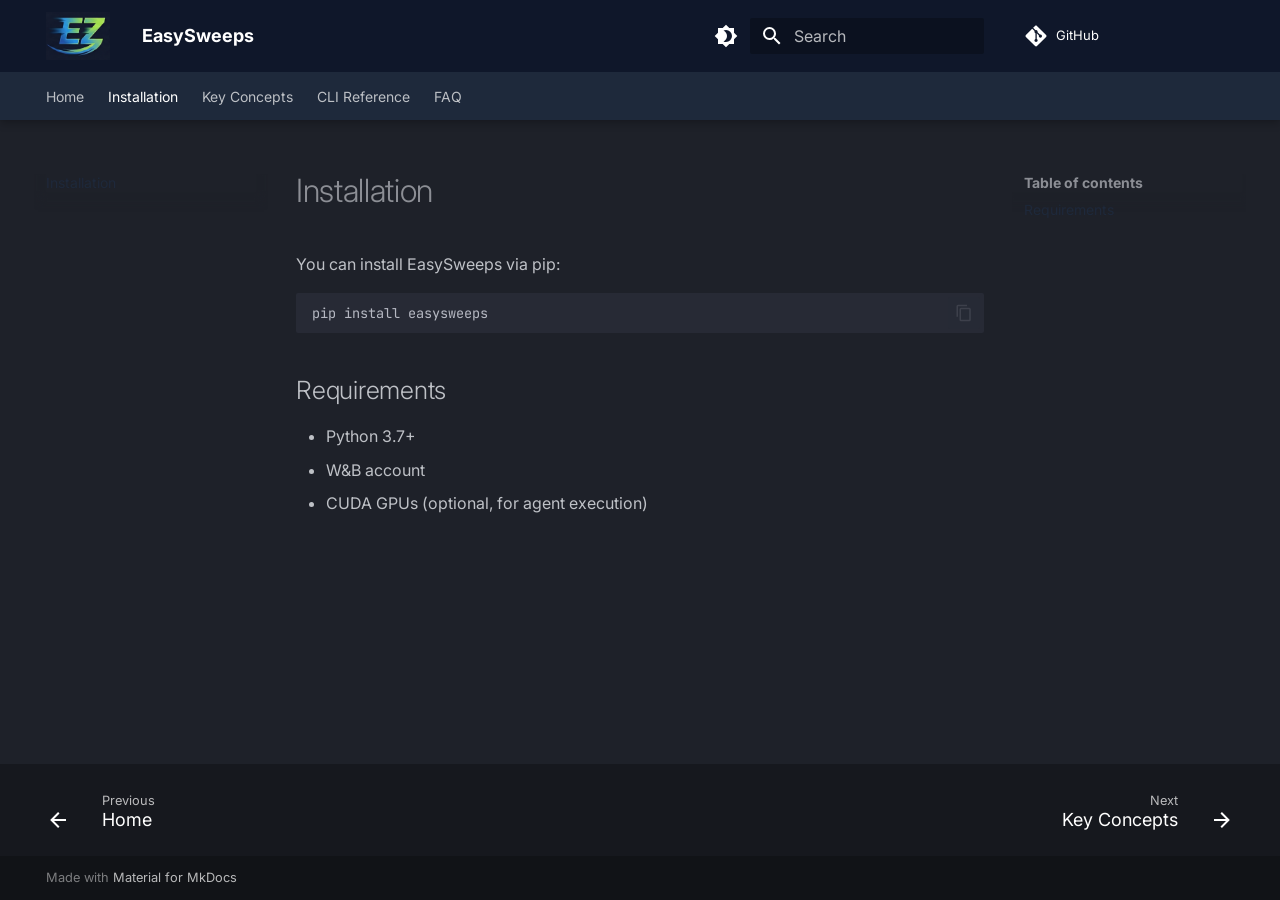
<file: installation/index.html>
<!doctype html>
<html lang="en" class="no-js">
  <head>
    
      <meta charset="utf-8">
      <meta name="viewport" content="width=device-width,initial-scale=1">
      
        <meta name="description" content="A CLI tool for automating Weights & Biases sweeps across multiple GPUs.">
      
      
      
      
        <link rel="prev" href="..">
      
      
        <link rel="next" href="../concepts/">
      
      
        
      
      
      <link rel="icon" href="../assets/favicon.png">
      <meta name="generator" content="mkdocs-1.6.1, mkdocs-material-9.7.1">
    
    
      
        <title>Installation - EasySweeps</title>
      
    
    
      <link rel="stylesheet" href="../assets/stylesheets/main.484c7ddc.min.css">
      
        
        <link rel="stylesheet" href="../assets/stylesheets/palette.ab4e12ef.min.css">
      
      


    
    
      
    
    
      
        
        
        <link rel="preconnect" href="https://fonts.gstatic.com" crossorigin>
        <link rel="stylesheet" href="https://fonts.googleapis.com/css?family=Inter:300,300i,400,400i,700,700i%7CJetBrains+Mono:400,400i,700,700i&display=fallback">
        <style>:root{--md-text-font:"Inter";--md-code-font:"JetBrains Mono"}</style>
      
    
    
      <link rel="stylesheet" href="../assets/_mkdocstrings.css">
    
      <link rel="stylesheet" href="../stylesheets/extra.css">
    
    <script>__md_scope=new URL("..",location),__md_hash=e=>[...e].reduce(((e,_)=>(e<<5)-e+_.charCodeAt(0)),0),__md_get=(e,_=localStorage,t=__md_scope)=>JSON.parse(_.getItem(t.pathname+"."+e)),__md_set=(e,_,t=localStorage,a=__md_scope)=>{try{t.setItem(a.pathname+"."+e,JSON.stringify(_))}catch(e){}}</script>
    
      

    
    
  </head>
  
  
    
    
      
    
    
    
    
    <body dir="ltr" data-md-color-scheme="slate" data-md-color-primary="custom" data-md-color-accent="custom">
  
    
    <input class="md-toggle" data-md-toggle="drawer" type="checkbox" id="__drawer" autocomplete="off">
    <input class="md-toggle" data-md-toggle="search" type="checkbox" id="__search" autocomplete="off">
    <label class="md-overlay" for="__drawer"></label>
    <div data-md-component="skip">
      
        
        <a href="#installation" class="md-skip">
          Skip to content
        </a>
      
    </div>
    <div data-md-component="announce">
      
    </div>
    
    
      

  

<header class="md-header md-header--shadow md-header--lifted" data-md-component="header">
  <nav class="md-header__inner md-grid" aria-label="Header">
    <a href=".." title="EasySweeps" class="md-header__button md-logo" aria-label="EasySweeps" data-md-component="logo">
      
  <img src="../assets/logo.png" alt="logo">

    </a>
    <label class="md-header__button md-icon" for="__drawer">
      
      <svg xmlns="http://www.w3.org/2000/svg" viewBox="0 0 24 24"><path d="M3 6h18v2H3zm0 5h18v2H3zm0 5h18v2H3z"/></svg>
    </label>
    <div class="md-header__title" data-md-component="header-title">
      <div class="md-header__ellipsis">
        <div class="md-header__topic">
          <span class="md-ellipsis">
            EasySweeps
          </span>
        </div>
        <div class="md-header__topic" data-md-component="header-topic">
          <span class="md-ellipsis">
            
              Installation
            
          </span>
        </div>
      </div>
    </div>
    
      
        <form class="md-header__option" data-md-component="palette">
  
    
    
    
    <input class="md-option" data-md-color-media="" data-md-color-scheme="slate" data-md-color-primary="custom" data-md-color-accent="custom"  aria-label="Switch to light mode"  type="radio" name="__palette" id="__palette_0">
    
      <label class="md-header__button md-icon" title="Switch to light mode" for="__palette_1" hidden>
        <svg xmlns="http://www.w3.org/2000/svg" viewBox="0 0 24 24"><path d="M12 18c-.89 0-1.74-.2-2.5-.55C11.56 16.5 13 14.42 13 12s-1.44-4.5-3.5-5.45C10.26 6.2 11.11 6 12 6a6 6 0 0 1 6 6 6 6 0 0 1-6 6m8-9.31V4h-4.69L12 .69 8.69 4H4v4.69L.69 12 4 15.31V20h4.69L12 23.31 15.31 20H20v-4.69L23.31 12z"/></svg>
      </label>
    
  
    
    
    
    <input class="md-option" data-md-color-media="" data-md-color-scheme="default" data-md-color-primary="custom" data-md-color-accent="custom"  aria-label="Switch to dark mode"  type="radio" name="__palette" id="__palette_1">
    
      <label class="md-header__button md-icon" title="Switch to dark mode" for="__palette_0" hidden>
        <svg xmlns="http://www.w3.org/2000/svg" viewBox="0 0 24 24"><path d="M12 8a4 4 0 0 0-4 4 4 4 0 0 0 4 4 4 4 0 0 0 4-4 4 4 0 0 0-4-4m0 10a6 6 0 0 1-6-6 6 6 0 0 1 6-6 6 6 0 0 1 6 6 6 6 0 0 1-6 6m8-9.31V4h-4.69L12 .69 8.69 4H4v4.69L.69 12 4 15.31V20h4.69L12 23.31 15.31 20H20v-4.69L23.31 12z"/></svg>
      </label>
    
  
</form>
      
    
    
      <script>var palette=__md_get("__palette");if(palette&&palette.color){if("(prefers-color-scheme)"===palette.color.media){var media=matchMedia("(prefers-color-scheme: light)"),input=document.querySelector(media.matches?"[data-md-color-media='(prefers-color-scheme: light)']":"[data-md-color-media='(prefers-color-scheme: dark)']");palette.color.media=input.getAttribute("data-md-color-media"),palette.color.scheme=input.getAttribute("data-md-color-scheme"),palette.color.primary=input.getAttribute("data-md-color-primary"),palette.color.accent=input.getAttribute("data-md-color-accent")}for(var[key,value]of Object.entries(palette.color))document.body.setAttribute("data-md-color-"+key,value)}</script>
    
    
    
      
      
        <label class="md-header__button md-icon" for="__search">
          
          <svg xmlns="http://www.w3.org/2000/svg" viewBox="0 0 24 24"><path d="M9.5 3A6.5 6.5 0 0 1 16 9.5c0 1.61-.59 3.09-1.56 4.23l.27.27h.79l5 5-1.5 1.5-5-5v-.79l-.27-.27A6.52 6.52 0 0 1 9.5 16 6.5 6.5 0 0 1 3 9.5 6.5 6.5 0 0 1 9.5 3m0 2C7 5 5 7 5 9.5S7 14 9.5 14 14 12 14 9.5 12 5 9.5 5"/></svg>
        </label>
        <div class="md-search" data-md-component="search" role="dialog">
  <label class="md-search__overlay" for="__search"></label>
  <div class="md-search__inner" role="search">
    <form class="md-search__form" name="search">
      <input type="text" class="md-search__input" name="query" aria-label="Search" placeholder="Search" autocapitalize="off" autocorrect="off" autocomplete="off" spellcheck="false" data-md-component="search-query" required>
      <label class="md-search__icon md-icon" for="__search">
        
        <svg xmlns="http://www.w3.org/2000/svg" viewBox="0 0 24 24"><path d="M9.5 3A6.5 6.5 0 0 1 16 9.5c0 1.61-.59 3.09-1.56 4.23l.27.27h.79l5 5-1.5 1.5-5-5v-.79l-.27-.27A6.52 6.52 0 0 1 9.5 16 6.5 6.5 0 0 1 3 9.5 6.5 6.5 0 0 1 9.5 3m0 2C7 5 5 7 5 9.5S7 14 9.5 14 14 12 14 9.5 12 5 9.5 5"/></svg>
        
        <svg xmlns="http://www.w3.org/2000/svg" viewBox="0 0 24 24"><path d="M20 11v2H8l5.5 5.5-1.42 1.42L4.16 12l7.92-7.92L13.5 5.5 8 11z"/></svg>
      </label>
      <nav class="md-search__options" aria-label="Search">
        
          <a href="javascript:void(0)" class="md-search__icon md-icon" title="Share" aria-label="Share" data-clipboard data-clipboard-text="" data-md-component="search-share" tabindex="-1">
            
            <svg xmlns="http://www.w3.org/2000/svg" viewBox="0 0 24 24"><path d="M18 16.08c-.76 0-1.44.3-1.96.77L8.91 12.7c.05-.23.09-.46.09-.7s-.04-.47-.09-.7l7.05-4.11c.54.5 1.25.81 2.04.81a3 3 0 0 0 3-3 3 3 0 0 0-3-3 3 3 0 0 0-3 3c0 .24.04.47.09.7L8.04 9.81C7.5 9.31 6.79 9 6 9a3 3 0 0 0-3 3 3 3 0 0 0 3 3c.79 0 1.5-.31 2.04-.81l7.12 4.15c-.05.21-.08.43-.08.66 0 1.61 1.31 2.91 2.92 2.91s2.92-1.3 2.92-2.91A2.92 2.92 0 0 0 18 16.08"/></svg>
          </a>
        
        <button type="reset" class="md-search__icon md-icon" title="Clear" aria-label="Clear" tabindex="-1">
          
          <svg xmlns="http://www.w3.org/2000/svg" viewBox="0 0 24 24"><path d="M19 6.41 17.59 5 12 10.59 6.41 5 5 6.41 10.59 12 5 17.59 6.41 19 12 13.41 17.59 19 19 17.59 13.41 12z"/></svg>
        </button>
      </nav>
      
        <div class="md-search__suggest" data-md-component="search-suggest"></div>
      
    </form>
    <div class="md-search__output">
      <div class="md-search__scrollwrap" tabindex="0" data-md-scrollfix>
        <div class="md-search-result" data-md-component="search-result">
          <div class="md-search-result__meta">
            Initializing search
          </div>
          <ol class="md-search-result__list" role="presentation"></ol>
        </div>
      </div>
    </div>
  </div>
</div>
      
    
    
      <div class="md-header__source">
        <a href="https://github.com/YanivDorGalron/wandb_sweep_automation" title="Go to repository" class="md-source" data-md-component="source">
  <div class="md-source__icon md-icon">
    
    <svg xmlns="http://www.w3.org/2000/svg" viewBox="0 0 448 512"><!--! Font Awesome Free 7.1.0 by @fontawesome - https://fontawesome.com License - https://fontawesome.com/license/free (Icons: CC BY 4.0, Fonts: SIL OFL 1.1, Code: MIT License) Copyright 2025 Fonticons, Inc.--><path d="M439.6 236.1 244 40.5c-5.4-5.5-12.8-8.5-20.4-8.5s-15 3-20.4 8.4L162.5 81l51.5 51.5c27.1-9.1 52.7 16.8 43.4 43.7l49.7 49.7c34.2-11.8 61.2 31 35.5 56.7-26.5 26.5-70.2-2.9-56-37.3L240.3 199v121.9c25.3 12.5 22.3 41.8 9.1 55-6.4 6.4-15.2 10.1-24.3 10.1s-17.8-3.6-24.3-10.1c-17.6-17.6-11.1-46.9 11.2-56v-123c-20.8-8.5-24.6-30.7-18.6-45L142.6 101 8.5 235.1C3 240.6 0 247.9 0 255.5s3 15 8.5 20.4l195.6 195.7c5.4 5.4 12.7 8.4 20.4 8.4s15-3 20.4-8.4l194.7-194.7c5.4-5.4 8.4-12.8 8.4-20.4s-3-15-8.4-20.4"/></svg>
  </div>
  <div class="md-source__repository">
    GitHub
  </div>
</a>
      </div>
    
  </nav>
  
    
      
<nav class="md-tabs" aria-label="Tabs" data-md-component="tabs">
  <div class="md-grid">
    <ul class="md-tabs__list">
      
        
  
  
  
  
    <li class="md-tabs__item">
      <a href=".." class="md-tabs__link">
        
  
  
    
  
  Home

      </a>
    </li>
  

      
        
  
  
  
    
  
  
    <li class="md-tabs__item md-tabs__item--active">
      <a href="./" class="md-tabs__link">
        
  
  
    
  
  Installation

      </a>
    </li>
  

      
        
  
  
  
  
    <li class="md-tabs__item">
      <a href="../concepts/" class="md-tabs__link">
        
  
  
    
  
  Key Concepts

      </a>
    </li>
  

      
        
  
  
  
  
    <li class="md-tabs__item">
      <a href="../cli_reference/" class="md-tabs__link">
        
  
  
    
  
  CLI Reference

      </a>
    </li>
  

      
        
  
  
  
  
    <li class="md-tabs__item">
      <a href="../faq/" class="md-tabs__link">
        
  
  
    
  
  FAQ

      </a>
    </li>
  

      
    </ul>
  </div>
</nav>
    
  
</header>
    
    <div class="md-container" data-md-component="container">
      
      
        
      
      <main class="md-main" data-md-component="main">
        <div class="md-main__inner md-grid">
          
            
              
              <div class="md-sidebar md-sidebar--primary" data-md-component="sidebar" data-md-type="navigation" >
                <div class="md-sidebar__scrollwrap">
                  <div class="md-sidebar__inner">
                    


  


<nav class="md-nav md-nav--primary md-nav--lifted" aria-label="Navigation" data-md-level="0">
  <label class="md-nav__title" for="__drawer">
    <a href=".." title="EasySweeps" class="md-nav__button md-logo" aria-label="EasySweeps" data-md-component="logo">
      
  <img src="../assets/logo.png" alt="logo">

    </a>
    EasySweeps
  </label>
  
    <div class="md-nav__source">
      <a href="https://github.com/YanivDorGalron/wandb_sweep_automation" title="Go to repository" class="md-source" data-md-component="source">
  <div class="md-source__icon md-icon">
    
    <svg xmlns="http://www.w3.org/2000/svg" viewBox="0 0 448 512"><!--! Font Awesome Free 7.1.0 by @fontawesome - https://fontawesome.com License - https://fontawesome.com/license/free (Icons: CC BY 4.0, Fonts: SIL OFL 1.1, Code: MIT License) Copyright 2025 Fonticons, Inc.--><path d="M439.6 236.1 244 40.5c-5.4-5.5-12.8-8.5-20.4-8.5s-15 3-20.4 8.4L162.5 81l51.5 51.5c27.1-9.1 52.7 16.8 43.4 43.7l49.7 49.7c34.2-11.8 61.2 31 35.5 56.7-26.5 26.5-70.2-2.9-56-37.3L240.3 199v121.9c25.3 12.5 22.3 41.8 9.1 55-6.4 6.4-15.2 10.1-24.3 10.1s-17.8-3.6-24.3-10.1c-17.6-17.6-11.1-46.9 11.2-56v-123c-20.8-8.5-24.6-30.7-18.6-45L142.6 101 8.5 235.1C3 240.6 0 247.9 0 255.5s3 15 8.5 20.4l195.6 195.7c5.4 5.4 12.7 8.4 20.4 8.4s15-3 20.4-8.4l194.7-194.7c5.4-5.4 8.4-12.8 8.4-20.4s-3-15-8.4-20.4"/></svg>
  </div>
  <div class="md-source__repository">
    GitHub
  </div>
</a>
    </div>
  
  <ul class="md-nav__list" data-md-scrollfix>
    
      
      
  
  
  
  
    <li class="md-nav__item">
      <a href=".." class="md-nav__link">
        
  
  
  <span class="md-ellipsis">
    
  
    Home
  

    
  </span>
  
  

      </a>
    </li>
  

    
      
      
  
  
    
  
  
  
    <li class="md-nav__item md-nav__item--active">
      
      <input class="md-nav__toggle md-toggle" type="checkbox" id="__toc">
      
      
        
      
      
        <label class="md-nav__link md-nav__link--active" for="__toc">
          
  
  
  <span class="md-ellipsis">
    
  
    Installation
  

    
  </span>
  
  

          <span class="md-nav__icon md-icon"></span>
        </label>
      
      <a href="./" class="md-nav__link md-nav__link--active">
        
  
  
  <span class="md-ellipsis">
    
  
    Installation
  

    
  </span>
  
  

      </a>
      
        

<nav class="md-nav md-nav--secondary" aria-label="Table of contents">
  
  
  
    
  
  
    <label class="md-nav__title" for="__toc">
      <span class="md-nav__icon md-icon"></span>
      Table of contents
    </label>
    <ul class="md-nav__list" data-md-component="toc" data-md-scrollfix>
      
        <li class="md-nav__item">
  <a href="#requirements" class="md-nav__link">
    <span class="md-ellipsis">
      
        Requirements
      
    </span>
  </a>
  
</li>
      
    </ul>
  
</nav>
      
    </li>
  

    
      
      
  
  
  
  
    <li class="md-nav__item">
      <a href="../concepts/" class="md-nav__link">
        
  
  
  <span class="md-ellipsis">
    
  
    Key Concepts
  

    
  </span>
  
  

      </a>
    </li>
  

    
      
      
  
  
  
  
    <li class="md-nav__item">
      <a href="../cli_reference/" class="md-nav__link">
        
  
  
  <span class="md-ellipsis">
    
  
    CLI Reference
  

    
  </span>
  
  

      </a>
    </li>
  

    
      
      
  
  
  
  
    <li class="md-nav__item">
      <a href="../faq/" class="md-nav__link">
        
  
  
  <span class="md-ellipsis">
    
  
    FAQ
  

    
  </span>
  
  

      </a>
    </li>
  

    
  </ul>
</nav>
                  </div>
                </div>
              </div>
            
            
              
              <div class="md-sidebar md-sidebar--secondary" data-md-component="sidebar" data-md-type="toc" >
                <div class="md-sidebar__scrollwrap">
                  <div class="md-sidebar__inner">
                    

<nav class="md-nav md-nav--secondary" aria-label="Table of contents">
  
  
  
    
  
  
    <label class="md-nav__title" for="__toc">
      <span class="md-nav__icon md-icon"></span>
      Table of contents
    </label>
    <ul class="md-nav__list" data-md-component="toc" data-md-scrollfix>
      
        <li class="md-nav__item">
  <a href="#requirements" class="md-nav__link">
    <span class="md-ellipsis">
      
        Requirements
      
    </span>
  </a>
  
</li>
      
    </ul>
  
</nav>
                  </div>
                </div>
              </div>
            
          
          
            <div class="md-content" data-md-component="content">
              
                



  


              
              <article class="md-content__inner md-typeset">
                
                  


  
  


<h1 id="installation">Installation<a class="headerlink" href="#installation" title="Permanent link">&para;</a></h1>
<p>You can install EasySweeps via pip:</p>
<div class="language-bash highlight"><pre><span></span><code><span id="__span-0-1"><a id="__codelineno-0-1" name="__codelineno-0-1" href="#__codelineno-0-1"></a>pip<span class="w"> </span>install<span class="w"> </span>easysweeps
</span></code></pre></div>
<h2 id="requirements">Requirements<a class="headerlink" href="#requirements" title="Permanent link">&para;</a></h2>
<ul>
<li>Python 3.7+ </li>
<li>W&amp;B account</li>
<li>CUDA GPUs (optional, for agent execution)</li>
</ul>












                
              </article>
            </div>
          
          
<script>var target=document.getElementById(location.hash.slice(1));target&&target.name&&(target.checked=target.name.startsWith("__tabbed_"))</script>
        </div>
        
          <button type="button" class="md-top md-icon" data-md-component="top" hidden>
  
  <svg xmlns="http://www.w3.org/2000/svg" viewBox="0 0 24 24"><path d="M13 20h-2V8l-5.5 5.5-1.42-1.42L12 4.16l7.92 7.92-1.42 1.42L13 8z"/></svg>
  Back to top
</button>
        
      </main>
      
        <footer class="md-footer">
  
    
      
      <nav class="md-footer__inner md-grid" aria-label="Footer" >
        
          
          <a href=".." class="md-footer__link md-footer__link--prev" aria-label="Previous: Home">
            <div class="md-footer__button md-icon">
              
              <svg xmlns="http://www.w3.org/2000/svg" viewBox="0 0 24 24"><path d="M20 11v2H8l5.5 5.5-1.42 1.42L4.16 12l7.92-7.92L13.5 5.5 8 11z"/></svg>
            </div>
            <div class="md-footer__title">
              <span class="md-footer__direction">
                Previous
              </span>
              <div class="md-ellipsis">
                Home
              </div>
            </div>
          </a>
        
        
          
          <a href="../concepts/" class="md-footer__link md-footer__link--next" aria-label="Next: Key Concepts">
            <div class="md-footer__title">
              <span class="md-footer__direction">
                Next
              </span>
              <div class="md-ellipsis">
                Key Concepts
              </div>
            </div>
            <div class="md-footer__button md-icon">
              
              <svg xmlns="http://www.w3.org/2000/svg" viewBox="0 0 24 24"><path d="M4 11v2h12l-5.5 5.5 1.42 1.42L19.84 12l-7.92-7.92L10.5 5.5 16 11z"/></svg>
            </div>
          </a>
        
      </nav>
    
  
  <div class="md-footer-meta md-typeset">
    <div class="md-footer-meta__inner md-grid">
      <div class="md-copyright">
  
  
    Made with
    <a href="https://squidfunk.github.io/mkdocs-material/" target="_blank" rel="noopener">
      Material for MkDocs
    </a>
  
</div>
      
    </div>
  </div>
</footer>
      
    </div>
    <div class="md-dialog" data-md-component="dialog">
      <div class="md-dialog__inner md-typeset"></div>
    </div>
    
    
    
      
      
      <script id="__config" type="application/json">{"annotate": null, "base": "..", "features": ["navigation.tabs", "navigation.tabs.sticky", "navigation.sections", "navigation.expand", "navigation.path", "navigation.indexes", "navigation.top", "navigation.footer", "navigation.tracking", "search.suggest", "search.highlight", "search.share", "content.code.copy", "content.code.annotate", "content.tooltips", "header.autohide"], "search": "../assets/javascripts/workers/search.2c215733.min.js", "tags": null, "translations": {"clipboard.copied": "Copied to clipboard", "clipboard.copy": "Copy to clipboard", "search.result.more.one": "1 more on this page", "search.result.more.other": "# more on this page", "search.result.none": "No matching documents", "search.result.one": "1 matching document", "search.result.other": "# matching documents", "search.result.placeholder": "Type to start searching", "search.result.term.missing": "Missing", "select.version": "Select version"}, "version": null}</script>
    
    
      <script src="../assets/javascripts/bundle.79ae519e.min.js"></script>
      
    
  </body>
</html>
</file>
<file: assets/_mkdocstrings.css>
/* Avoid breaking parameter names, etc. in table cells. */
.doc-contents td code {
  word-break: normal !important;
}

/* No line break before first paragraph of descriptions. */
.doc-md-description,
.doc-md-description>p:first-child {
  display: inline;
}

/* No text transformation from Material for MkDocs for H5 headings. */
.md-typeset h5 .doc-object-name {
  text-transform: none;
}

/* Max width for docstring sections tables. */
.doc .md-typeset__table,
.doc .md-typeset__table table {
  display: table !important;
  width: 100%;
}

.doc .md-typeset__table tr {
  display: table-row;
}

/* Defaults in Spacy table style. */
.doc-param-default,
.doc-type_param-default {
  float: right;
}

/* Parameter headings must be inline, not blocks. */
.doc-heading-parameter,
.doc-heading-type_parameter {
  display: inline;
}

/* Default font size for parameter headings. */
.md-typeset .doc-heading-parameter {
  font-size: inherit;
}

/* Prefer space on the right, not the left of parameter permalinks. */
.doc-heading-parameter .headerlink,
.doc-heading-type_parameter .headerlink {
  margin-left: 0 !important;
  margin-right: 0.2rem;
}

/* Backward-compatibility: docstring section titles in bold. */
.doc-section-title {
  font-weight: bold;
}

/* Backlinks crumb separator. */
.doc-backlink-crumb {
  display: inline-flex;
  gap: .2rem;
  white-space: nowrap;
  align-items: center;
  vertical-align: middle;
}
.doc-backlink-crumb:not(:first-child)::before {
  background-color: var(--md-default-fg-color--lighter);
  content: "";
  display: inline;
  height: 1rem;
  --md-path-icon: url('data:image/svg+xml;charset=utf-8,<svg xmlns="http://www.w3.org/2000/svg" viewBox="0 0 24 24"><path d="M8.59 16.58 13.17 12 8.59 7.41 10 6l6 6-6 6z"/></svg>');
  -webkit-mask-image: var(--md-path-icon);
  mask-image: var(--md-path-icon);
  width: 1rem;
}
.doc-backlink-crumb.last {
  font-weight: bold;
}

/* Symbols in Navigation and ToC. */
:root, :host,
[data-md-color-scheme="default"] {
  --doc-symbol-parameter-fg-color: #df50af;
  --doc-symbol-type_parameter-fg-color: #df50af;
  --doc-symbol-attribute-fg-color: #953800;
  --doc-symbol-function-fg-color: #8250df;
  --doc-symbol-method-fg-color: #8250df;
  --doc-symbol-class-fg-color: #0550ae;
  --doc-symbol-type_alias-fg-color: #0550ae;
  --doc-symbol-module-fg-color: #5cad0f;

  --doc-symbol-parameter-bg-color: #df50af1a;
  --doc-symbol-type_parameter-bg-color: #df50af1a;
  --doc-symbol-attribute-bg-color: #9538001a;
  --doc-symbol-function-bg-color: #8250df1a;
  --doc-symbol-method-bg-color: #8250df1a;
  --doc-symbol-class-bg-color: #0550ae1a;
  --doc-symbol-type_alias-bg-color: #0550ae1a;
  --doc-symbol-module-bg-color: #5cad0f1a;
}

[data-md-color-scheme="slate"] {
  --doc-symbol-parameter-fg-color: #ffa8cc;
  --doc-symbol-type_parameter-fg-color: #ffa8cc;
  --doc-symbol-attribute-fg-color: #ffa657;
  --doc-symbol-function-fg-color: #d2a8ff;
  --doc-symbol-method-fg-color: #d2a8ff;
  --doc-symbol-class-fg-color: #79c0ff;
  --doc-symbol-type_alias-fg-color: #79c0ff;
  --doc-symbol-module-fg-color: #baff79;

  --doc-symbol-parameter-bg-color: #ffa8cc1a;
  --doc-symbol-type_parameter-bg-color: #ffa8cc1a;
  --doc-symbol-attribute-bg-color: #ffa6571a;
  --doc-symbol-function-bg-color: #d2a8ff1a;
  --doc-symbol-method-bg-color: #d2a8ff1a;
  --doc-symbol-class-bg-color: #79c0ff1a;
  --doc-symbol-type_alias-bg-color: #79c0ff1a;
  --doc-symbol-module-bg-color: #baff791a;
}

code.doc-symbol {
  border-radius: .1rem;
  font-size: .85em;
  padding: 0 .3em;
  font-weight: bold;
}

code.doc-symbol-parameter,
a code.doc-symbol-parameter {
  color: var(--doc-symbol-parameter-fg-color);
  background-color: var(--doc-symbol-parameter-bg-color);
}

code.doc-symbol-parameter::after {
  content: "param";
}

code.doc-symbol-type_parameter,
a code.doc-symbol-type_parameter {
  color: var(--doc-symbol-type_parameter-fg-color);
  background-color: var(--doc-symbol-type_parameter-bg-color);
}

code.doc-symbol-type_parameter::after {
  content: "type-param";
}

code.doc-symbol-attribute,
a code.doc-symbol-attribute {
  color: var(--doc-symbol-attribute-fg-color);
  background-color: var(--doc-symbol-attribute-bg-color);
}

code.doc-symbol-attribute::after {
  content: "attr";
}

code.doc-symbol-function,
a code.doc-symbol-function {
  color: var(--doc-symbol-function-fg-color);
  background-color: var(--doc-symbol-function-bg-color);
}

code.doc-symbol-function::after {
  content: "func";
}

code.doc-symbol-method,
a code.doc-symbol-method {
  color: var(--doc-symbol-method-fg-color);
  background-color: var(--doc-symbol-method-bg-color);
}

code.doc-symbol-method::after {
  content: "meth";
}

code.doc-symbol-class,
a code.doc-symbol-class {
  color: var(--doc-symbol-class-fg-color);
  background-color: var(--doc-symbol-class-bg-color);
}

code.doc-symbol-class::after {
  content: "class";
}


code.doc-symbol-type_alias,
a code.doc-symbol-type_alias {
  color: var(--doc-symbol-type_alias-fg-color);
  background-color: var(--doc-symbol-type_alias-bg-color);
}

code.doc-symbol-type_alias::after {
  content: "type";
}

code.doc-symbol-module,
a code.doc-symbol-module {
  color: var(--doc-symbol-module-fg-color);
  background-color: var(--doc-symbol-module-bg-color);
}

code.doc-symbol-module::after {
  content: "mod";
}

.doc-signature .autorefs {
  color: inherit;
  border-bottom: 1px dotted currentcolor;
}

/* Source code blocks (admonitions). */
:root {
  --md-admonition-icon--mkdocstrings-source: url('data:image/svg+xml;charset=utf-8,<svg xmlns="http://www.w3.org/2000/svg" viewBox="0 0 24 24"><path d="M15.22 4.97a.75.75 0 0 1 1.06 0l6.5 6.5a.75.75 0 0 1 0 1.06l-6.5 6.5a.749.749 0 0 1-1.275-.326.75.75 0 0 1 .215-.734L21.19 12l-5.97-5.97a.75.75 0 0 1 0-1.06m-6.44 0a.75.75 0 0 1 0 1.06L2.81 12l5.97 5.97a.749.749 0 0 1-.326 1.275.75.75 0 0 1-.734-.215l-6.5-6.5a.75.75 0 0 1 0-1.06l6.5-6.5a.75.75 0 0 1 1.06 0"/></svg>')
}
.md-typeset .admonition.mkdocstrings-source,
.md-typeset details.mkdocstrings-source {
  border: none;
  padding: 0;
}
.md-typeset .admonition.mkdocstrings-source:focus-within,
.md-typeset details.mkdocstrings-source:focus-within {
  box-shadow: none;
}
.md-typeset .mkdocstrings-source > .admonition-title,
.md-typeset .mkdocstrings-source > summary {
  background-color: inherit;
}
.md-typeset .mkdocstrings-source > .admonition-title::before,
.md-typeset .mkdocstrings-source > summary::before {
  background-color: var(--md-default-fg-color);
  -webkit-mask-image: var(--md-admonition-icon--mkdocstrings-source);
          mask-image: var(--md-admonition-icon--mkdocstrings-source);
}
</file>
<file: stylesheets/extra.css>
:root {
  --md-primary-fg-color: #1e293b;
  /* Professional Slate */
  --md-primary-fg-color--light: #334155;
  --md-primary-fg-color--dark: #0f172a;
  --md-accent-fg-color: #3b82f6;
  /* Trustworthy Blue */
}

/* Increase Logo Size */
.md-logo img {
  height: 48px !important;
  width: auto !important;
}

.md-header__button.md-logo {
  padding: 0.4rem !important;
}

/* Clean header (removed glassmorphism) */
.md-header {
  background-color: var(--md-primary-fg-color) !important;
  color: white !important;
}

[data-md-color-scheme="slate"] .md-header {
  background-color: #0f172a !important;
}

/* Smooth transitions */
.md-nav__link,
.md-content__button {
  transition: all 0.2s ease-in-out;
}

/* Admonition improvements */
.md-typeset .admonition {
  border-radius: 6px;
  border-left-width: 4px;
}
</file>
<file: assets/stylesheets/main.484c7ddc.min.css>
@charset "UTF-8";html{-webkit-text-size-adjust:none;-moz-text-size-adjust:none;text-size-adjust:none;box-sizing:border-box}*,:after,:before{box-sizing:inherit}@media (prefers-reduced-motion){*,:after,:before{transition:none!important}}body{margin:0}a,button,input,label{-webkit-tap-highlight-color:transparent}a{color:inherit;text-decoration:none}hr{border:0;box-sizing:initial;display:block;height:.05rem;overflow:visible;padding:0}small{font-size:80%}sub,sup{line-height:1em}img{border-style:none}table{border-collapse:initial;border-spacing:0}td,th{font-weight:400;vertical-align:top}button{background:#0000;border:0;font-family:inherit;font-size:inherit;margin:0;padding:0}input{border:0;outline:none}:root{--md-primary-fg-color:#4051b5;--md-primary-fg-color--light:#5d6cc0;--md-primary-fg-color--dark:#303fa1;--md-primary-bg-color:#fff;--md-primary-bg-color--light:#ffffffb3;--md-accent-fg-color:#526cfe;--md-accent-fg-color--transparent:#526cfe1a;--md-accent-bg-color:#fff;--md-accent-bg-color--light:#ffffffb3}[data-md-color-scheme=default]{color-scheme:light}[data-md-color-scheme=default] img[src$="#gh-dark-mode-only"],[data-md-color-scheme=default] img[src$="#only-dark"]{display:none}:root,[data-md-color-scheme=default]{--md-hue:225deg;--md-default-fg-color:#000000de;--md-default-fg-color--light:#0000008a;--md-default-fg-color--lighter:#00000052;--md-default-fg-color--lightest:#00000012;--md-default-bg-color:#fff;--md-default-bg-color--light:#ffffffb3;--md-default-bg-color--lighter:#ffffff4d;--md-default-bg-color--lightest:#ffffff1f;--md-code-fg-color:#36464e;--md-code-bg-color:#f5f5f5;--md-code-bg-color--light:#f5f5f5b3;--md-code-bg-color--lighter:#f5f5f54d;--md-code-hl-color:#4287ff;--md-code-hl-color--light:#4287ff1a;--md-code-hl-number-color:#d52a2a;--md-code-hl-special-color:#db1457;--md-code-hl-function-color:#a846b9;--md-code-hl-constant-color:#6e59d9;--md-code-hl-keyword-color:#3f6ec6;--md-code-hl-string-color:#1c7d4d;--md-code-hl-name-color:var(--md-code-fg-color);--md-code-hl-operator-color:var(--md-default-fg-color--light);--md-code-hl-punctuation-color:var(--md-default-fg-color--light);--md-code-hl-comment-color:var(--md-default-fg-color--light);--md-code-hl-generic-color:var(--md-default-fg-color--light);--md-code-hl-variable-color:var(--md-default-fg-color--light);--md-typeset-color:var(--md-default-fg-color);--md-typeset-a-color:var(--md-primary-fg-color);--md-typeset-del-color:#f5503d26;--md-typeset-ins-color:#0bd57026;--md-typeset-kbd-color:#fafafa;--md-typeset-kbd-accent-color:#fff;--md-typeset-kbd-border-color:#b8b8b8;--md-typeset-mark-color:#ffff0080;--md-typeset-table-color:#0000001f;--md-typeset-table-color--light:rgba(0,0,0,.035);--md-admonition-fg-color:var(--md-default-fg-color);--md-admonition-bg-color:var(--md-default-bg-color);--md-warning-fg-color:#000000de;--md-warning-bg-color:#ff9;--md-footer-fg-color:#fff;--md-footer-fg-color--light:#ffffffb3;--md-footer-fg-color--lighter:#ffffff73;--md-footer-bg-color:#000000de;--md-footer-bg-color--dark:#00000052;--md-shadow-z1:0 0.2rem 0.5rem #0000000d,0 0 0.05rem #0000001a;--md-shadow-z2:0 0.2rem 0.5rem #0000001a,0 0 0.05rem #00000040;--md-shadow-z3:0 0.2rem 0.5rem #0003,0 0 0.05rem #00000059}.md-icon svg{fill:currentcolor;display:block;height:1.2rem;width:1.2rem}body{-webkit-font-smoothing:antialiased;-moz-osx-font-smoothing:grayscale;--md-text-font-family:var(--md-text-font,_),-apple-system,BlinkMacSystemFont,Helvetica,Arial,sans-serif;--md-code-font-family:var(--md-code-font,_),SFMono-Regular,Consolas,Menlo,monospace}aside,body,input{font-feature-settings:"kern","liga";color:var(--md-typeset-color);font-family:var(--md-text-font-family)}code,kbd,pre{font-feature-settings:"kern";font-family:var(--md-code-font-family)}:root{--md-typeset-table-sort-icon:url('data:image/svg+xml;charset=utf-8,<svg xmlns="http://www.w3.org/2000/svg" viewBox="0 0 24 24"><path d="m18 21-4-4h3V7h-3l4-4 4 4h-3v10h3M2 19v-2h10v2M2 13v-2h7v2M2 7V5h4v2z"/></svg>');--md-typeset-table-sort-icon--asc:url('data:image/svg+xml;charset=utf-8,<svg xmlns="http://www.w3.org/2000/svg" viewBox="0 0 24 24"><path d="M19 17h3l-4 4-4-4h3V3h2M2 17h10v2H2M6 5v2H2V5m0 6h7v2H2z"/></svg>');--md-typeset-table-sort-icon--desc:url('data:image/svg+xml;charset=utf-8,<svg xmlns="http://www.w3.org/2000/svg" viewBox="0 0 24 24"><path d="M19 7h3l-4-4-4 4h3v14h2M2 17h10v2H2M6 5v2H2V5m0 6h7v2H2z"/></svg>')}.md-typeset{-webkit-print-color-adjust:exact;color-adjust:exact;font-size:.8rem;line-height:1.6;overflow-wrap:break-word}@media print{.md-typeset{font-size:.68rem}}.md-typeset blockquote,.md-typeset dl,.md-typeset figure,.md-typeset ol,.md-typeset pre,.md-typeset ul{margin-bottom:1em;margin-top:1em}.md-typeset h1{color:var(--md-default-fg-color--light);font-size:2em;line-height:1.3;margin:0 0 1.25em}.md-typeset h1,.md-typeset h2{font-weight:300;letter-spacing:-.01em}.md-typeset h2{font-size:1.5625em;line-height:1.4;margin:1.6em 0 .64em}.md-typeset h3{font-size:1.25em;font-weight:400;letter-spacing:-.01em;line-height:1.5;margin:1.6em 0 .8em}.md-typeset h2+h3{margin-top:.8em}.md-typeset h4{font-weight:700;letter-spacing:-.01em;margin:1em 0}.md-typeset h5,.md-typeset h6{color:var(--md-default-fg-color--light);font-size:.8em;font-weight:700;letter-spacing:-.01em;margin:1.25em 0}.md-typeset h5{text-transform:uppercase}.md-typeset h5 code{text-transform:none}.md-typeset hr{border-bottom:.05rem solid var(--md-default-fg-color--lightest);display:flow-root;margin:1.5em 0}.md-typeset a{color:var(--md-typeset-a-color);word-break:break-word}.md-typeset a,.md-typeset a:before{transition:color 125ms}.md-typeset a:focus,.md-typeset a:hover{color:var(--md-accent-fg-color)}.md-typeset a:focus code,.md-typeset a:hover code{background-color:var(--md-accent-fg-color--transparent);color:var(--md-accent-fg-color)}.md-typeset a code{color:var(--md-typeset-a-color)}.md-typeset a.focus-visible{outline-color:var(--md-accent-fg-color);outline-offset:.2rem}.md-typeset code,.md-typeset kbd,.md-typeset pre{color:var(--md-code-fg-color);direction:ltr;font-variant-ligatures:none;transition:background-color 125ms}@media print{.md-typeset code,.md-typeset kbd,.md-typeset pre{white-space:pre-wrap}}.md-typeset code{background-color:var(--md-code-bg-color);border-radius:.1rem;-webkit-box-decoration-break:clone;box-decoration-break:clone;font-size:.85em;padding:0 .2941176471em;transition:color 125ms,background-color 125ms;word-break:break-word}.md-typeset code:not(.focus-visible){-webkit-tap-highlight-color:transparent;outline:none}.md-typeset pre{display:flow-root;line-height:1.4;position:relative}.md-typeset pre>code{-webkit-box-decoration-break:slice;box-decoration-break:slice;box-shadow:none;display:block;margin:0;outline-color:var(--md-accent-fg-color);overflow:auto;padding:.7720588235em 1.1764705882em;scrollbar-color:var(--md-default-fg-color--lighter) #0000;scrollbar-width:thin;touch-action:auto;word-break:normal}.md-typeset pre>code:hover{scrollbar-color:var(--md-accent-fg-color) #0000}.md-typeset pre>code::-webkit-scrollbar{height:.2rem;width:.2rem}.md-typeset pre>code::-webkit-scrollbar-thumb{background-color:var(--md-default-fg-color--lighter)}.md-typeset pre>code::-webkit-scrollbar-thumb:hover{background-color:var(--md-accent-fg-color)}.md-typeset kbd{background-color:var(--md-typeset-kbd-color);border-radius:.1rem;box-shadow:0 .1rem 0 .05rem var(--md-typeset-kbd-border-color),0 .1rem 0 var(--md-typeset-kbd-border-color),0 -.1rem .2rem var(--md-typeset-kbd-accent-color) inset;color:var(--md-default-fg-color);display:inline-block;font-size:.75em;padding:0 .6666666667em;vertical-align:text-top;word-break:break-word}.md-typeset mark{background-color:var(--md-typeset-mark-color);-webkit-box-decoration-break:clone;box-decoration-break:clone;color:inherit;word-break:break-word}.md-typeset abbr{cursor:help;text-decoration:none}.md-typeset [data-preview],.md-typeset abbr{border-bottom:.05rem dotted var(--md-default-fg-color--light)}.md-typeset small{opacity:.75}[dir=ltr] .md-typeset sub,[dir=ltr] .md-typeset sup{margin-left:.078125em}[dir=rtl] .md-typeset sub,[dir=rtl] .md-typeset sup{margin-right:.078125em}[dir=ltr] .md-typeset blockquote{padding-left:.6rem}[dir=rtl] .md-typeset blockquote{padding-right:.6rem}[dir=ltr] .md-typeset blockquote{border-left:.2rem solid var(--md-default-fg-color--lighter)}[dir=rtl] .md-typeset blockquote{border-right:.2rem solid var(--md-default-fg-color--lighter)}.md-typeset blockquote{color:var(--md-default-fg-color--light);margin-left:0;margin-right:0}.md-typeset ul{list-style-type:disc}.md-typeset ul[type]{list-style-type:revert-layer}[dir=ltr] .md-typeset ol,[dir=ltr] .md-typeset ul{margin-left:.625em}[dir=rtl] .md-typeset ol,[dir=rtl] .md-typeset ul{margin-right:.625em}.md-typeset ol,.md-typeset ul{padding:0}.md-typeset ol:not([hidden]),.md-typeset ul:not([hidden]){display:flow-root}.md-typeset ol ol,.md-typeset ul ol{list-style-type:lower-alpha}.md-typeset ol ol ol,.md-typeset ul ol ol{list-style-type:lower-roman}.md-typeset ol ol ol ol,.md-typeset ul ol ol ol{list-style-type:upper-alpha}.md-typeset ol ol ol ol ol,.md-typeset ul ol ol ol ol{list-style-type:upper-roman}.md-typeset ol[type],.md-typeset ul[type]{list-style-type:revert-layer}[dir=ltr] .md-typeset ol li,[dir=ltr] .md-typeset ul li{margin-left:1.25em}[dir=rtl] .md-typeset ol li,[dir=rtl] .md-typeset ul li{margin-right:1.25em}.md-typeset ol li,.md-typeset ul li{margin-bottom:.5em}.md-typeset ol li blockquote,.md-typeset ol li p,.md-typeset ul li blockquote,.md-typeset ul li p{margin:.5em 0}.md-typeset ol li:last-child,.md-typeset ul li:last-child{margin-bottom:0}[dir=ltr] .md-typeset ol li ol,[dir=ltr] .md-typeset ol li ul,[dir=ltr] .md-typeset ul li ol,[dir=ltr] .md-typeset ul li ul{margin-left:.625em}[dir=rtl] .md-typeset ol li ol,[dir=rtl] .md-typeset ol li ul,[dir=rtl] .md-typeset ul li ol,[dir=rtl] .md-typeset ul li ul{margin-right:.625em}.md-typeset ol li ol,.md-typeset ol li ul,.md-typeset ul li ol,.md-typeset ul li ul{margin-bottom:.5em;margin-top:.5em}[dir=ltr] .md-typeset dd{margin-left:1.875em}[dir=rtl] .md-typeset dd{margin-right:1.875em}.md-typeset dd{margin-bottom:1.5em;margin-top:1em}.md-typeset img,.md-typeset svg,.md-typeset video{height:auto;max-width:100%}.md-typeset img[align=left]{margin:1em 1em 1em 0}.md-typeset img[align=right]{margin:1em 0 1em 1em}.md-typeset img[align]:only-child{margin-top:0}.md-typeset figure{display:flow-root;margin:1em auto;max-width:100%;text-align:center;width:fit-content}.md-typeset figure img{display:block;margin:0 auto}.md-typeset figcaption{font-style:italic;margin:1em auto;max-width:24rem}.md-typeset iframe{max-width:100%}.md-typeset table:not([class]){background-color:var(--md-default-bg-color);border:.05rem solid var(--md-typeset-table-color);border-radius:.1rem;display:inline-block;font-size:.64rem;max-width:100%;overflow:auto;touch-action:auto}@media print{.md-typeset table:not([class]){display:table}}.md-typeset table:not([class])+*{margin-top:1.5em}.md-typeset table:not([class]) td>:first-child,.md-typeset table:not([class]) th>:first-child{margin-top:0}.md-typeset table:not([class]) td>:last-child,.md-typeset table:not([class]) th>:last-child{margin-bottom:0}.md-typeset table:not([class]) td:not([align]),.md-typeset table:not([class]) th:not([align]){text-align:left}[dir=rtl] .md-typeset table:not([class]) td:not([align]),[dir=rtl] .md-typeset table:not([class]) th:not([align]){text-align:right}.md-typeset table:not([class]) th{font-weight:700;min-width:5rem;padding:.9375em 1.25em;vertical-align:top}.md-typeset table:not([class]) td{border-top:.05rem solid var(--md-typeset-table-color);padding:.9375em 1.25em;vertical-align:top}.md-typeset table:not([class]) tbody tr{transition:background-color 125ms}.md-typeset table:not([class]) tbody tr:hover{background-color:var(--md-typeset-table-color--light);box-shadow:0 .05rem 0 var(--md-default-bg-color) inset}.md-typeset table:not([class]) a{word-break:normal}.md-typeset table th[role=columnheader]{cursor:pointer}[dir=ltr] .md-typeset table th[role=columnheader]:after{margin-left:.5em}[dir=rtl] .md-typeset table th[role=columnheader]:after{margin-right:.5em}.md-typeset table th[role=columnheader]:after{content:"";display:inline-block;height:1.2em;-webkit-mask-image:var(--md-typeset-table-sort-icon);mask-image:var(--md-typeset-table-sort-icon);-webkit-mask-repeat:no-repeat;mask-repeat:no-repeat;-webkit-mask-size:contain;mask-size:contain;transition:background-color 125ms;vertical-align:text-bottom;width:1.2em}.md-typeset table th[role=columnheader]:hover:after{background-color:var(--md-default-fg-color--lighter)}.md-typeset table th[role=columnheader][aria-sort=ascending]:after{background-color:var(--md-default-fg-color--light);-webkit-mask-image:var(--md-typeset-table-sort-icon--asc);mask-image:var(--md-typeset-table-sort-icon--asc)}.md-typeset table th[role=columnheader][aria-sort=descending]:after{background-color:var(--md-default-fg-color--light);-webkit-mask-image:var(--md-typeset-table-sort-icon--desc);mask-image:var(--md-typeset-table-sort-icon--desc)}.md-typeset__scrollwrap{margin:1em -.8rem;overflow-x:auto;touch-action:auto}.md-typeset__table{display:inline-block;margin-bottom:.5em;padding:0 .8rem}@media print{.md-typeset__table{display:block}}html .md-typeset__table table{display:table;margin:0;overflow:hidden;width:100%}@media screen and (max-width:44.984375em){.md-content__inner>pre{margin:1em -.8rem}.md-content__inner>pre code{border-radius:0}}.md-typeset .md-author{border-radius:100%;display:block;flex-shrink:0;height:1.6rem;overflow:hidden;position:relative;transition:color 125ms,transform 125ms;width:1.6rem}.md-typeset .md-author img{display:block}.md-typeset .md-author--more{background:var(--md-default-fg-color--lightest);color:var(--md-default-fg-color--lighter);font-size:.6rem;font-weight:700;line-height:1.6rem;text-align:center}.md-typeset .md-author--long{height:2.4rem;width:2.4rem}.md-typeset a.md-author{transform:scale(1)}.md-typeset a.md-author img{border-radius:100%;filter:grayscale(100%) opacity(75%);transition:filter 125ms}.md-typeset a.md-author:focus,.md-typeset a.md-author:hover{transform:scale(1.1);z-index:1}.md-typeset a.md-author:focus img,.md-typeset a.md-author:hover img{filter:grayscale(0)}.md-banner{background-color:var(--md-footer-bg-color);color:var(--md-footer-fg-color);overflow:auto}@media print{.md-banner{display:none}}.md-banner--warning{background-color:var(--md-warning-bg-color);color:var(--md-warning-fg-color)}.md-banner__inner{font-size:.7rem;margin:.6rem auto;padding:0 .8rem}[dir=ltr] .md-banner__button{float:right}[dir=rtl] .md-banner__button{float:left}.md-banner__button{color:inherit;cursor:pointer;transition:opacity .25s}.no-js .md-banner__button{display:none}.md-banner__button:hover{opacity:.7}html{font-size:125%;height:100%;overflow-x:hidden}@media screen and (min-width:100em){html{font-size:137.5%}}@media screen and (min-width:125em){html{font-size:150%}}body{background-color:var(--md-default-bg-color);display:flex;flex-direction:column;font-size:.5rem;min-height:100%;position:relative;width:100%}@media print{body{display:block}}@media screen and (max-width:59.984375em){body[data-md-scrolllock]{position:fixed}}.md-grid{margin-left:auto;margin-right:auto;max-width:61rem}.md-container{display:flex;flex-direction:column;flex-grow:1}@media print{.md-container{display:block}}.md-main{flex-grow:1}.md-main__inner{display:flex;height:100%;margin-top:1.5rem}.md-ellipsis{overflow:hidden;text-overflow:ellipsis}.md-toggle{display:none}.md-option{height:0;opacity:0;position:absolute;width:0}.md-option:checked+label:not([hidden]){display:block}.md-option.focus-visible+label{outline-color:var(--md-accent-fg-color);outline-style:auto}.md-skip{background-color:var(--md-default-fg-color);border-radius:.1rem;color:var(--md-default-bg-color);font-size:.64rem;margin:.5rem;opacity:0;outline-color:var(--md-accent-fg-color);padding:.3rem .5rem;position:fixed;transform:translateY(.4rem);z-index:-1}.md-skip:focus{opacity:1;transform:translateY(0);transition:transform .25s cubic-bezier(.4,0,.2,1),opacity 175ms 75ms;z-index:10}@page{margin:25mm}:root{--md-clipboard-icon:url('data:image/svg+xml;charset=utf-8,<svg xmlns="http://www.w3.org/2000/svg" viewBox="0 0 24 24"><path d="M19 21H8V7h11m0-2H8a2 2 0 0 0-2 2v14a2 2 0 0 0 2 2h11a2 2 0 0 0 2-2V7a2 2 0 0 0-2-2m-3-4H4a2 2 0 0 0-2 2v14h2V3h12z"/></svg>')}.md-clipboard{border-radius:.1rem;color:var(--md-default-fg-color--lightest);cursor:pointer;height:1.5em;outline-color:var(--md-accent-fg-color);outline-offset:.1rem;transition:color .25s;width:1.5em;z-index:1}@media print{.md-clipboard{display:none}}.md-clipboard:not(.focus-visible){-webkit-tap-highlight-color:transparent;outline:none}:hover>.md-clipboard{color:var(--md-default-fg-color--light)}.md-clipboard:focus,.md-clipboard:hover{color:var(--md-accent-fg-color)}.md-clipboard:after{background-color:currentcolor;content:"";display:block;height:1.125em;margin:0 auto;-webkit-mask-image:var(--md-clipboard-icon);mask-image:var(--md-clipboard-icon);-webkit-mask-position:center;mask-position:center;-webkit-mask-repeat:no-repeat;mask-repeat:no-repeat;-webkit-mask-size:contain;mask-size:contain;width:1.125em}.md-clipboard--inline{cursor:pointer}.md-clipboard--inline code{transition:color .25s,background-color .25s}.md-clipboard--inline:focus code,.md-clipboard--inline:hover code{background-color:var(--md-accent-fg-color--transparent);color:var(--md-accent-fg-color)}:root{--md-code-select-icon:url('data:image/svg+xml;charset=utf-8,<svg xmlns="http://www.w3.org/2000/svg" viewBox="0 0 24 24"><path d="M19 19h-4v2h4c1.1 0 2-.9 2-2v-4h-2m0-12h-4v2h4v4h2V5c0-1.1-.9-2-2-2M5 5h4V3H5c-1.1 0-2 .9-2 2v4h2m0 6H3v4c0 1.1.9 2 2 2h4v-2H5zm2-4h2v2H7zm4 0h2v2h-2zm4 0h2v2h-2zM7 7h2v2H7zm4 0h2v2h-2zm4 0h2v2h-2zm-8 8h2v2H7zm4 0h2v2h-2zm4 0h2v2h-2z"/></svg>');--md-code-copy-icon:url('data:image/svg+xml;charset=utf-8,<svg xmlns="http://www.w3.org/2000/svg" viewBox="0 0 24 24"><path d="M19 21H8V7h11m0-2H8a2 2 0 0 0-2 2v14a2 2 0 0 0 2 2h11a2 2 0 0 0 2-2V7a2 2 0 0 0-2-2m-3-4H4a2 2 0 0 0-2 2v14h2V3h12z"/></svg>')}.md-typeset .md-code__content{display:grid}.md-code__nav{background-color:var(--md-code-bg-color--lighter);border-radius:.1rem;display:flex;gap:.2rem;padding:.2rem;position:absolute;right:.25em;top:.25em;transition:background-color .25s;z-index:1}:hover>.md-code__nav{background-color:var(--md-code-bg-color--light)}.md-code__button{color:var(--md-default-fg-color--lightest);cursor:pointer;display:block;height:1.5em;outline-color:var(--md-accent-fg-color);outline-offset:.1rem;transition:color .25s;width:1.5em}:hover>*>.md-code__button{color:var(--md-default-fg-color--light)}.md-code__button.focus-visible,.md-code__button:hover{color:var(--md-accent-fg-color)}.md-code__button--active{color:var(--md-default-fg-color)!important}.md-code__button:after{background-color:currentcolor;content:"";display:block;height:1.125em;margin:0 auto;-webkit-mask-position:center;mask-position:center;-webkit-mask-repeat:no-repeat;mask-repeat:no-repeat;-webkit-mask-size:contain;mask-size:contain;width:1.125em}.md-code__button[data-md-type=select]:after{-webkit-mask-image:var(--md-code-select-icon);mask-image:var(--md-code-select-icon)}.md-code__button[data-md-type=copy]:after{-webkit-mask-image:var(--md-code-copy-icon);mask-image:var(--md-code-copy-icon)}@keyframes consent{0%{opacity:0;transform:translateY(100%)}to{opacity:1;transform:translateY(0)}}@keyframes overlay{0%{opacity:0}to{opacity:1}}.md-consent__overlay{animation:overlay .25s both;-webkit-backdrop-filter:blur(.1rem);backdrop-filter:blur(.1rem);background-color:#0000008a;height:100%;opacity:1;position:fixed;top:0;width:100%;z-index:5}.md-consent__inner{animation:consent .5s cubic-bezier(.1,.7,.1,1) both;background-color:var(--md-default-bg-color);border:0;border-radius:.1rem;bottom:0;box-shadow:0 0 .2rem #0000001a,0 .2rem .4rem #0003;max-height:100%;overflow:auto;padding:0;position:fixed;width:100%;z-index:5}.md-consent__form{padding:.8rem}.md-consent__settings{display:none;margin:1em 0}input:checked+.md-consent__settings{display:block}.md-consent__controls{margin-bottom:.8rem}.md-typeset .md-consent__controls .md-button{display:inline}@media screen and (max-width:44.984375em){.md-typeset .md-consent__controls .md-button{display:block;margin-top:.4rem;text-align:center;width:100%}}.md-consent label{cursor:pointer}.md-content{flex-grow:1;min-width:0}.md-content__inner{margin:0 .8rem 1.2rem;padding-top:.6rem}@media screen and (min-width:76.25em){[dir=ltr] .md-sidebar--primary:not([hidden])~.md-content>.md-content__inner{margin-left:1.2rem}[dir=ltr] .md-sidebar--secondary:not([hidden])~.md-content>.md-content__inner,[dir=rtl] .md-sidebar--primary:not([hidden])~.md-content>.md-content__inner{margin-right:1.2rem}[dir=rtl] .md-sidebar--secondary:not([hidden])~.md-content>.md-content__inner{margin-left:1.2rem}}.md-content__inner:before{content:"";display:block;height:.4rem}.md-content__inner>:last-child{margin-bottom:0}[dir=ltr] .md-content__button{float:right}[dir=rtl] .md-content__button{float:left}[dir=ltr] .md-content__button{margin-left:.4rem}[dir=rtl] .md-content__button{margin-right:.4rem}.md-content__button{margin:.4rem 0;padding:0}@media print{.md-content__button{display:none}}.md-typeset .md-content__button{color:var(--md-default-fg-color--lighter)}.md-content__button svg{display:inline;vertical-align:top}[dir=rtl] .md-content__button svg{transform:scaleX(-1)}[dir=ltr] .md-dialog{right:.8rem}[dir=rtl] .md-dialog{left:.8rem}.md-dialog{background-color:var(--md-default-fg-color);border-radius:.1rem;bottom:.8rem;box-shadow:var(--md-shadow-z3);min-width:11.1rem;opacity:0;padding:.4rem .6rem;pointer-events:none;position:fixed;transform:translateY(100%);transition:transform 0ms .4s,opacity .4s;z-index:4}@media print{.md-dialog{display:none}}.md-dialog--active{opacity:1;pointer-events:auto;transform:translateY(0);transition:transform .4s cubic-bezier(.075,.85,.175,1),opacity .4s}.md-dialog__inner{color:var(--md-default-bg-color);font-size:.7rem}.md-feedback{margin:2em 0 1em;text-align:center}.md-feedback fieldset{border:none;margin:0;padding:0}.md-feedback__title{font-weight:700;margin:1em auto}.md-feedback__inner{position:relative}.md-feedback__list{display:flex;flex-wrap:wrap;place-content:baseline center;position:relative}.md-feedback__list:hover .md-icon:not(:disabled){color:var(--md-default-fg-color--lighter)}:disabled .md-feedback__list{min-height:1.8rem}.md-feedback__icon{color:var(--md-default-fg-color--light);cursor:pointer;flex-shrink:0;margin:0 .1rem;transition:color 125ms}.md-feedback__icon:not(:disabled).md-icon:hover{color:var(--md-accent-fg-color)}.md-feedback__icon:disabled{color:var(--md-default-fg-color--lightest);pointer-events:none}.md-feedback__note{opacity:0;position:relative;transform:translateY(.4rem);transition:transform .4s cubic-bezier(.1,.7,.1,1),opacity .15s}.md-feedback__note>*{margin:0 auto;max-width:16rem}:disabled .md-feedback__note{opacity:1;transform:translateY(0)}@media print{.md-feedback{display:none}}.md-footer{background-color:var(--md-footer-bg-color);color:var(--md-footer-fg-color)}@media print{.md-footer{display:none}}.md-footer__inner{justify-content:space-between;overflow:auto;padding:.2rem}.md-footer__inner:not([hidden]){display:flex}.md-footer__link{align-items:end;display:flex;flex-grow:0.01;margin-bottom:.4rem;margin-top:1rem;max-width:100%;outline-color:var(--md-accent-fg-color);overflow:hidden;transition:opacity .25s}.md-footer__link:focus,.md-footer__link:hover{opacity:.7}[dir=rtl] .md-footer__link svg{transform:scaleX(-1)}@media screen and (max-width:44.984375em){.md-footer__link--prev{flex-shrink:0}.md-footer__link--prev .md-footer__title{display:none}}[dir=ltr] .md-footer__link--next{margin-left:auto}[dir=rtl] .md-footer__link--next{margin-right:auto}.md-footer__link--next{text-align:right}[dir=rtl] .md-footer__link--next{text-align:left}.md-footer__title{flex-grow:1;font-size:.9rem;margin-bottom:.7rem;max-width:calc(100% - 2.4rem);padding:0 1rem;white-space:nowrap}.md-footer__button{margin:.2rem;padding:.4rem}.md-footer__direction{font-size:.64rem;opacity:.7}.md-footer-meta{background-color:var(--md-footer-bg-color--dark)}.md-footer-meta__inner{display:flex;flex-wrap:wrap;justify-content:space-between;padding:.2rem}html .md-footer-meta.md-typeset a{color:var(--md-footer-fg-color--light)}html .md-footer-meta.md-typeset a:focus,html .md-footer-meta.md-typeset a:hover{color:var(--md-footer-fg-color)}.md-copyright{color:var(--md-footer-fg-color--lighter);font-size:.64rem;margin:auto .6rem;padding:.4rem 0;width:100%}@media screen and (min-width:45em){.md-copyright{width:auto}}.md-copyright__highlight{color:var(--md-footer-fg-color--light)}.md-social{display:inline-flex;gap:.2rem;margin:0 .4rem;padding:.2rem 0 .6rem}@media screen and (min-width:45em){.md-social{padding:.6rem 0}}.md-social__link{display:inline-block;height:1.6rem;text-align:center;width:1.6rem}.md-social__link:before{line-height:1.9}.md-social__link svg{fill:currentcolor;max-height:.8rem;vertical-align:-25%}.md-typeset .md-button{border:.1rem solid;border-radius:.1rem;color:var(--md-primary-fg-color);cursor:pointer;display:inline-block;font-weight:700;padding:.625em 2em;transition:color 125ms,background-color 125ms,border-color 125ms}.md-typeset .md-button--primary{background-color:var(--md-primary-fg-color);border-color:var(--md-primary-fg-color);color:var(--md-primary-bg-color)}.md-typeset .md-button:focus,.md-typeset .md-button:hover{background-color:var(--md-accent-fg-color);border-color:var(--md-accent-fg-color);color:var(--md-accent-bg-color)}[dir=ltr] .md-typeset .md-input{border-top-left-radius:.1rem}[dir=ltr] .md-typeset .md-input,[dir=rtl] .md-typeset .md-input{border-top-right-radius:.1rem}[dir=rtl] .md-typeset .md-input{border-top-left-radius:.1rem}.md-typeset .md-input{border-bottom:.1rem solid var(--md-default-fg-color--lighter);box-shadow:var(--md-shadow-z1);font-size:.8rem;height:1.8rem;padding:0 .6rem;transition:border .25s,box-shadow .25s}.md-typeset .md-input:focus,.md-typeset .md-input:hover{border-bottom-color:var(--md-accent-fg-color);box-shadow:var(--md-shadow-z2)}.md-typeset .md-input--stretch{width:100%}.md-header{background-color:var(--md-primary-fg-color);box-shadow:0 0 .2rem #0000,0 .2rem .4rem #0000;color:var(--md-primary-bg-color);display:block;left:0;position:sticky;right:0;top:0;z-index:4}@media print{.md-header{display:none}}.md-header[hidden]{transform:translateY(-100%);transition:transform .25s cubic-bezier(.8,0,.6,1),box-shadow .25s}.md-header--shadow{box-shadow:0 0 .2rem #0000001a,0 .2rem .4rem #0003;transition:transform .25s cubic-bezier(.1,.7,.1,1),box-shadow .25s}.md-header__inner{align-items:center;display:flex;padding:0 .2rem}.md-header__button{color:currentcolor;cursor:pointer;margin:.2rem;outline-color:var(--md-accent-fg-color);padding:.4rem;position:relative;transition:opacity .25s;vertical-align:middle;z-index:1}.md-header__button:hover{opacity:.7}.md-header__button:not([hidden]){display:inline-block}.md-header__button:not(.focus-visible){-webkit-tap-highlight-color:transparent;outline:none}.md-header__button.md-logo{margin:.2rem;padding:.4rem}@media screen and (max-width:76.234375em){.md-header__button.md-logo{display:none}}.md-header__button.md-logo img,.md-header__button.md-logo svg{fill:currentcolor;display:block;height:1.2rem;width:auto}@media screen and (min-width:60em){.md-header__button[for=__search]{display:none}}.no-js .md-header__button[for=__search]{display:none}[dir=rtl] .md-header__button[for=__search] svg{transform:scaleX(-1)}@media screen and (min-width:76.25em){.md-header__button[for=__drawer]{display:none}}.md-header__topic{display:flex;max-width:100%;position:absolute;transition:transform .4s cubic-bezier(.1,.7,.1,1),opacity .15s;white-space:nowrap}.md-header__topic+.md-header__topic{opacity:0;pointer-events:none;transform:translateX(1.25rem);transition:transform .4s cubic-bezier(1,.7,.1,.1),opacity .15s;z-index:-1}[dir=rtl] .md-header__topic+.md-header__topic{transform:translateX(-1.25rem)}.md-header__topic:first-child{font-weight:700}[dir=ltr] .md-header__title{margin-left:1rem;margin-right:.4rem}[dir=rtl] .md-header__title{margin-left:.4rem;margin-right:1rem}.md-header__title{flex-grow:1;font-size:.9rem;height:2.4rem;line-height:2.4rem}.md-header__title--active .md-header__topic{opacity:0;pointer-events:none;transform:translateX(-1.25rem);transition:transform .4s cubic-bezier(1,.7,.1,.1),opacity .15s;z-index:-1}[dir=rtl] .md-header__title--active .md-header__topic{transform:translateX(1.25rem)}.md-header__title--active .md-header__topic+.md-header__topic{opacity:1;pointer-events:auto;transform:translateX(0);transition:transform .4s cubic-bezier(.1,.7,.1,1),opacity .15s;z-index:0}.md-header__title>.md-header__ellipsis{height:100%;position:relative;width:100%}.md-header__option{display:flex;flex-shrink:0;max-width:100%;transition:max-width 0ms .25s,opacity .25s .25s;white-space:nowrap}[data-md-toggle=search]:checked~.md-header .md-header__option{max-width:0;opacity:0;transition:max-width 0ms,opacity 0ms}.md-header__option>input{bottom:0}.md-header__source{display:none}@media screen and (min-width:60em){[dir=ltr] .md-header__source{margin-left:1rem}[dir=rtl] .md-header__source{margin-right:1rem}.md-header__source{display:block;max-width:11.7rem;width:11.7rem}}@media screen and (min-width:76.25em){[dir=ltr] .md-header__source{margin-left:1.4rem}[dir=rtl] .md-header__source{margin-right:1.4rem}}.md-meta{color:var(--md-default-fg-color--light);font-size:.7rem;line-height:1.3}.md-meta__list{display:inline-flex;flex-wrap:wrap;list-style:none;margin:0;padding:0}.md-meta__item:not(:last-child):after{content:"·";margin-left:.2rem;margin-right:.2rem}.md-meta__link{color:var(--md-typeset-a-color)}.md-meta__link:focus,.md-meta__link:hover{color:var(--md-accent-fg-color)}.md-draft{background-color:#ff1744;border-radius:.125em;color:#fff;display:inline-block;font-weight:700;padding-left:.5714285714em;padding-right:.5714285714em}:root{--md-nav-icon--prev:url('data:image/svg+xml;charset=utf-8,<svg xmlns="http://www.w3.org/2000/svg" viewBox="0 0 24 24"><path d="M20 11v2H8l5.5 5.5-1.42 1.42L4.16 12l7.92-7.92L13.5 5.5 8 11z"/></svg>');--md-nav-icon--next:url('data:image/svg+xml;charset=utf-8,<svg xmlns="http://www.w3.org/2000/svg" viewBox="0 0 24 24"><path d="M8.59 16.58 13.17 12 8.59 7.41 10 6l6 6-6 6z"/></svg>');--md-toc-icon:url('data:image/svg+xml;charset=utf-8,<svg xmlns="http://www.w3.org/2000/svg" viewBox="0 0 24 24"><path d="M3 9h14V7H3zm0 4h14v-2H3zm0 4h14v-2H3zm16 0h2v-2h-2zm0-10v2h2V7zm0 6h2v-2h-2z"/></svg>')}.md-nav{font-size:.7rem;line-height:1.3}.md-nav__title{color:var(--md-default-fg-color--light);display:block;font-weight:700;overflow:hidden;padding:0 .6rem;text-overflow:ellipsis}.md-nav__title .md-nav__button{display:none}.md-nav__title .md-nav__button img{height:100%;width:auto}.md-nav__title .md-nav__button.md-logo img,.md-nav__title .md-nav__button.md-logo svg{fill:currentcolor;display:block;height:2.4rem;max-width:100%;object-fit:contain;width:auto}.md-nav__list{list-style:none;margin:0;padding:0}.md-nav__link{align-items:flex-start;display:flex;gap:.4rem;margin-top:.625em;scroll-snap-align:start;transition:color 125ms}.md-nav__link--passed,.md-nav__link--passed code{color:var(--md-default-fg-color--light)}.md-nav__item .md-nav__link--active,.md-nav__item .md-nav__link--active code{color:var(--md-typeset-a-color)}.md-nav__link .md-ellipsis{position:relative}.md-nav__link .md-ellipsis code{word-break:normal}[dir=ltr] .md-nav__link .md-icon:last-child{margin-left:auto}[dir=rtl] .md-nav__link .md-icon:last-child{margin-right:auto}.md-nav__link .md-typeset{font-size:.7rem;line-height:1.3}.md-nav__link svg{fill:currentcolor;flex-shrink:0;height:1.3em;position:relative}.md-nav__link[for]:focus,.md-nav__link[for]:hover,.md-nav__link[href]:focus,.md-nav__link[href]:hover{color:var(--md-accent-fg-color);cursor:pointer}.md-nav__link[for]:focus code,.md-nav__link[for]:hover code,.md-nav__link[href]:focus code,.md-nav__link[href]:hover code{background-color:var(--md-accent-fg-color--transparent);color:var(--md-accent-fg-color)}.md-nav__link.focus-visible{outline-color:var(--md-accent-fg-color);outline-offset:.2rem}.md-nav--primary .md-nav__link[for=__toc]{display:none}.md-nav--primary .md-nav__link[for=__toc] .md-icon:after{background-color:currentcolor;display:block;height:100%;-webkit-mask-image:var(--md-toc-icon);mask-image:var(--md-toc-icon);width:100%}.md-nav--primary .md-nav__link[for=__toc]~.md-nav{display:none}.md-nav__container>.md-nav__link{margin-top:0}.md-nav__container>.md-nav__link:first-child{flex-grow:1;min-width:0}.md-nav__icon{flex-shrink:0}.md-nav__source{display:none}@media screen and (max-width:76.234375em){.md-nav--primary,.md-nav--primary .md-nav{background-color:var(--md-default-bg-color);display:flex;flex-direction:column;height:100%;left:0;position:absolute;right:0;top:0;z-index:1}.md-nav--primary .md-nav__item,.md-nav--primary .md-nav__title{font-size:.8rem;line-height:1.5}.md-nav--primary .md-nav__title{background-color:var(--md-default-fg-color--lightest);color:var(--md-default-fg-color--light);cursor:pointer;height:5.6rem;line-height:2.4rem;padding:3rem .8rem .2rem;position:relative;white-space:nowrap}[dir=ltr] .md-nav--primary .md-nav__title .md-nav__icon{left:.4rem}[dir=rtl] .md-nav--primary .md-nav__title .md-nav__icon{right:.4rem}.md-nav--primary .md-nav__title .md-nav__icon{display:block;height:1.2rem;margin:.2rem;position:absolute;top:.4rem;width:1.2rem}.md-nav--primary .md-nav__title .md-nav__icon:after{background-color:currentcolor;content:"";display:block;height:100%;-webkit-mask-image:var(--md-nav-icon--prev);mask-image:var(--md-nav-icon--prev);-webkit-mask-position:center;mask-position:center;-webkit-mask-repeat:no-repeat;mask-repeat:no-repeat;-webkit-mask-size:contain;mask-size:contain;width:100%}.md-nav--primary .md-nav__title~.md-nav__list{background-color:var(--md-default-bg-color);box-shadow:0 .05rem 0 var(--md-default-fg-color--lightest) inset;overflow-y:auto;scroll-snap-type:y mandatory;touch-action:pan-y}.md-nav--primary .md-nav__title~.md-nav__list>:first-child{border-top:0}.md-nav--primary .md-nav__title[for=__drawer]{background-color:var(--md-primary-fg-color);color:var(--md-primary-bg-color);font-weight:700}.md-nav--primary .md-nav__title .md-logo{display:block;left:.2rem;margin:.2rem;padding:.4rem;position:absolute;right:.2rem;top:.2rem}.md-nav--primary .md-nav__list{flex:1}.md-nav--primary .md-nav__item{border-top:.05rem solid var(--md-default-fg-color--lightest)}.md-nav--primary .md-nav__item--active>.md-nav__link{color:var(--md-typeset-a-color)}.md-nav--primary .md-nav__item--active>.md-nav__link:focus,.md-nav--primary .md-nav__item--active>.md-nav__link:hover{color:var(--md-accent-fg-color)}.md-nav--primary .md-nav__link{margin-top:0;padding:.6rem .8rem}.md-nav--primary .md-nav__link svg{margin-top:.1em}.md-nav--primary .md-nav__link>.md-nav__link{padding:0}[dir=ltr] .md-nav--primary .md-nav__link .md-nav__icon{margin-right:-.2rem}[dir=rtl] .md-nav--primary .md-nav__link .md-nav__icon{margin-left:-.2rem}.md-nav--primary .md-nav__link .md-nav__icon{font-size:1.2rem;height:1.2rem;width:1.2rem}.md-nav--primary .md-nav__link .md-nav__icon:after{background-color:currentcolor;content:"";display:block;height:100%;-webkit-mask-image:var(--md-nav-icon--next);mask-image:var(--md-nav-icon--next);-webkit-mask-position:center;mask-position:center;-webkit-mask-repeat:no-repeat;mask-repeat:no-repeat;-webkit-mask-size:contain;mask-size:contain;width:100%}[dir=rtl] .md-nav--primary .md-nav__icon:after{transform:scale(-1)}.md-nav--primary .md-nav--secondary .md-nav{background-color:initial;position:static}[dir=ltr] .md-nav--primary .md-nav--secondary .md-nav .md-nav__link{padding-left:1.4rem}[dir=rtl] .md-nav--primary .md-nav--secondary .md-nav .md-nav__link{padding-right:1.4rem}[dir=ltr] .md-nav--primary .md-nav--secondary .md-nav .md-nav .md-nav__link{padding-left:2rem}[dir=rtl] .md-nav--primary .md-nav--secondary .md-nav .md-nav .md-nav__link{padding-right:2rem}[dir=ltr] .md-nav--primary .md-nav--secondary .md-nav .md-nav .md-nav .md-nav__link{padding-left:2.6rem}[dir=rtl] .md-nav--primary .md-nav--secondary .md-nav .md-nav .md-nav .md-nav__link{padding-right:2.6rem}[dir=ltr] .md-nav--primary .md-nav--secondary .md-nav .md-nav .md-nav .md-nav .md-nav__link{padding-left:3.2rem}[dir=rtl] .md-nav--primary .md-nav--secondary .md-nav .md-nav .md-nav .md-nav .md-nav__link{padding-right:3.2rem}.md-nav--secondary{background-color:initial}.md-nav__toggle~.md-nav{display:flex;opacity:0;transform:translateX(100%);transition:transform .25s cubic-bezier(.8,0,.6,1),opacity 125ms 50ms}[dir=rtl] .md-nav__toggle~.md-nav{transform:translateX(-100%)}.md-nav__toggle:checked~.md-nav{opacity:1;transform:translateX(0);transition:transform .25s cubic-bezier(.4,0,.2,1),opacity 125ms 125ms}.md-nav__toggle:checked~.md-nav>.md-nav__list{backface-visibility:hidden}}@media screen and (max-width:59.984375em){.md-nav--primary .md-nav__link[for=__toc]{display:flex}.md-nav--primary .md-nav__link[for=__toc] .md-icon:after{content:""}.md-nav--primary .md-nav__link[for=__toc]+.md-nav__link{display:none}.md-nav--primary .md-nav__link[for=__toc]~.md-nav{display:flex}.md-nav__source{background-color:var(--md-primary-fg-color--dark);color:var(--md-primary-bg-color);display:block;padding:0 .2rem}}@media screen and (min-width:60em) and (max-width:76.234375em){.md-nav--integrated .md-nav__link[for=__toc]{display:flex}.md-nav--integrated .md-nav__link[for=__toc] .md-icon:after{content:""}.md-nav--integrated .md-nav__link[for=__toc]+.md-nav__link{display:none}.md-nav--integrated .md-nav__link[for=__toc]~.md-nav{display:flex}}@media screen and (min-width:60em){.md-nav{margin-bottom:-.4rem}.md-nav--secondary .md-nav__title{background:var(--md-default-bg-color);box-shadow:0 0 .4rem .4rem var(--md-default-bg-color);position:sticky;top:0;z-index:1}.md-nav--secondary .md-nav__title[for=__toc]{scroll-snap-align:start}.md-nav--secondary .md-nav__title .md-nav__icon{display:none}[dir=ltr] .md-nav--secondary .md-nav__list{padding-left:.6rem}[dir=rtl] .md-nav--secondary .md-nav__list{padding-right:.6rem}.md-nav--secondary .md-nav__list{padding-bottom:.4rem}[dir=ltr] .md-nav--secondary .md-nav__item>.md-nav__link{margin-right:.4rem}[dir=rtl] .md-nav--secondary .md-nav__item>.md-nav__link{margin-left:.4rem}}@media screen and (min-width:76.25em){.md-nav{margin-bottom:-.4rem;transition:max-height .25s cubic-bezier(.86,0,.07,1)}.md-nav--primary .md-nav__title{background:var(--md-default-bg-color);box-shadow:0 0 .4rem .4rem var(--md-default-bg-color);position:sticky;top:0;z-index:1}.md-nav--primary .md-nav__title[for=__drawer]{scroll-snap-align:start}.md-nav--primary .md-nav__title .md-nav__icon{display:none}[dir=ltr] .md-nav--primary .md-nav__list{padding-left:.6rem}[dir=rtl] .md-nav--primary .md-nav__list{padding-right:.6rem}.md-nav--primary .md-nav__list{padding-bottom:.4rem}[dir=ltr] .md-nav--primary .md-nav__item>.md-nav__link{margin-right:.4rem}[dir=rtl] .md-nav--primary .md-nav__item>.md-nav__link{margin-left:.4rem}.md-nav__toggle~.md-nav{display:grid;grid-template-rows:minmax(.4rem,0fr);opacity:0;transition:grid-template-rows .25s cubic-bezier(.86,0,.07,1),opacity .25s,visibility 0ms .25s;visibility:collapse}.md-nav__toggle~.md-nav>.md-nav__list{overflow:hidden}.md-nav__toggle.md-toggle--indeterminate~.md-nav,.md-nav__toggle:checked~.md-nav{grid-template-rows:minmax(.4rem,1fr);opacity:1;transition:grid-template-rows .25s cubic-bezier(.86,0,.07,1),opacity .15s .1s,visibility 0ms;visibility:visible}.md-nav__toggle.md-toggle--indeterminate~.md-nav{transition:none}.md-nav__item--nested>.md-nav>.md-nav__title{display:none}.md-nav__item--section{display:block;margin:1.25em 0}.md-nav__item--section:last-child{margin-bottom:0}.md-nav__item--section>.md-nav__link{font-weight:700}.md-nav__item--section>.md-nav__link[for]{color:var(--md-default-fg-color--light)}.md-nav__item--section>.md-nav__link:not(.md-nav__container){pointer-events:none}.md-nav__item--section>.md-nav__link .md-icon,.md-nav__item--section>.md-nav__link>[for]{display:none}[dir=ltr] .md-nav__item--section>.md-nav{margin-left:-.6rem}[dir=rtl] .md-nav__item--section>.md-nav{margin-right:-.6rem}.md-nav__item--section>.md-nav{display:block;opacity:1;visibility:visible}.md-nav__item--section>.md-nav>.md-nav__list>.md-nav__item{padding:0}.md-nav__icon{border-radius:100%;height:.9rem;transition:background-color .25s;width:.9rem}.md-nav__icon:hover{background-color:var(--md-accent-fg-color--transparent)}.md-nav__icon:after{background-color:currentcolor;border-radius:100%;content:"";display:inline-block;height:100%;-webkit-mask-image:var(--md-nav-icon--next);mask-image:var(--md-nav-icon--next);-webkit-mask-position:center;mask-position:center;-webkit-mask-repeat:no-repeat;mask-repeat:no-repeat;-webkit-mask-size:contain;mask-size:contain;transition:transform .25s;vertical-align:-.1rem;width:100%}[dir=rtl] .md-nav__icon:after{transform:rotate(180deg)}.md-nav__item--nested .md-nav__toggle:checked~.md-nav__link .md-nav__icon:after,.md-nav__item--nested .md-toggle--indeterminate~.md-nav__link .md-nav__icon:after{transform:rotate(90deg)}.md-nav--lifted>.md-nav__list>.md-nav__item,.md-nav--lifted>.md-nav__title{display:none}.md-nav--lifted>.md-nav__list>.md-nav__item--active{display:block}.md-nav--lifted>.md-nav__list>.md-nav__item--active>.md-nav__link{background:var(--md-default-bg-color);box-shadow:0 0 .4rem .4rem var(--md-default-bg-color);margin-top:0;position:sticky;top:0;z-index:1}.md-nav--lifted>.md-nav__list>.md-nav__item--active>.md-nav__link:not(.md-nav__container){pointer-events:none}.md-nav--lifted>.md-nav__list>.md-nav__item--active.md-nav__item--section{margin:0}[dir=ltr] .md-nav--lifted>.md-nav__list>.md-nav__item>.md-nav:not(.md-nav--secondary){margin-left:-.6rem}[dir=rtl] .md-nav--lifted>.md-nav__list>.md-nav__item>.md-nav:not(.md-nav--secondary){margin-right:-.6rem}.md-nav--lifted>.md-nav__list>.md-nav__item>[for]{color:var(--md-default-fg-color--light)}.md-nav--lifted .md-nav[data-md-level="1"]{grid-template-rows:minmax(.4rem,1fr);opacity:1;visibility:visible}[dir=ltr] .md-nav--integrated>.md-nav__list>.md-nav__item--active .md-nav--secondary{border-left:.05rem solid var(--md-primary-fg-color)}[dir=rtl] .md-nav--integrated>.md-nav__list>.md-nav__item--active .md-nav--secondary{border-right:.05rem solid var(--md-primary-fg-color)}.md-nav--integrated>.md-nav__list>.md-nav__item--active .md-nav--secondary{display:block;margin-bottom:1.25em;opacity:1;visibility:visible}.md-nav--integrated>.md-nav__list>.md-nav__item--active .md-nav--secondary>.md-nav__list{overflow:visible;padding-bottom:0}.md-nav--integrated>.md-nav__list>.md-nav__item--active .md-nav--secondary>.md-nav__title{display:none}}.md-pagination{font-size:.8rem;font-weight:700;gap:.4rem}.md-pagination,.md-pagination>*{align-items:center;display:flex;justify-content:center}.md-pagination>*{border-radius:.2rem;height:1.8rem;min-width:1.8rem;text-align:center}.md-pagination__current{background-color:var(--md-default-fg-color--lightest);color:var(--md-default-fg-color--light)}.md-pagination__link{transition:color 125ms,background-color 125ms}.md-pagination__link:focus,.md-pagination__link:hover{background-color:var(--md-accent-fg-color--transparent);color:var(--md-accent-fg-color)}.md-pagination__link:focus svg,.md-pagination__link:hover svg{color:var(--md-accent-fg-color)}.md-pagination__link.focus-visible{outline-color:var(--md-accent-fg-color);outline-offset:.2rem}.md-pagination__link svg{fill:currentcolor;color:var(--md-default-fg-color--lighter);display:block;max-height:100%;width:1.2rem}:root{--md-path-icon:url('data:image/svg+xml;charset=utf-8,<svg xmlns="http://www.w3.org/2000/svg" viewBox="0 0 24 24"><path d="M8.59 16.58 13.17 12 8.59 7.41 10 6l6 6-6 6z"/></svg>')}.md-path{font-size:.7rem;margin:0 .8rem;overflow:auto;padding-top:1.2rem}.md-path:not([hidden]){display:block}@media screen and (min-width:76.25em){.md-path{margin:0 1.2rem}}.md-path__list{align-items:center;display:flex;gap:.2rem;list-style:none;margin:0;padding:0}.md-path__item:not(:first-child){display:inline-flex;gap:.2rem;white-space:nowrap}.md-path__item:not(:first-child):before{background-color:var(--md-default-fg-color--lighter);content:"";display:inline;height:.8rem;-webkit-mask-image:var(--md-path-icon);mask-image:var(--md-path-icon);width:.8rem}.md-path__link{align-items:center;color:var(--md-default-fg-color--light);display:flex}.md-path__link:focus,.md-path__link:hover{color:var(--md-accent-fg-color)}:root{--md-post-pin-icon:url('data:image/svg+xml;charset=utf-8,<svg xmlns="http://www.w3.org/2000/svg" viewBox="0 0 24 24"><path d="M16 12V4h1V2H7v2h1v8l-2 2v2h5.2v6h1.6v-6H18v-2z"/></svg>')}.md-post__back{border-bottom:.05rem solid var(--md-default-fg-color--lightest);margin-bottom:1.2rem;padding-bottom:1.2rem}@media screen and (max-width:76.234375em){.md-post__back{display:none}}[dir=rtl] .md-post__back svg{transform:scaleX(-1)}.md-post__authors{display:flex;flex-direction:column;gap:.6rem;margin:0 .6rem 1.2rem}.md-post .md-post__meta a{transition:color 125ms}.md-post .md-post__meta a:focus,.md-post .md-post__meta a:hover{color:var(--md-accent-fg-color)}.md-post__title{color:var(--md-default-fg-color--light);font-weight:700}.md-post--excerpt{margin-bottom:3.2rem}.md-post--excerpt .md-post__header{align-items:center;display:flex;gap:.6rem;min-height:1.6rem}.md-post--excerpt .md-post__authors{align-items:center;display:inline-flex;flex-direction:row;gap:.2rem;margin:0;min-height:2.4rem}[dir=ltr] .md-post--excerpt .md-post__meta .md-meta__list{margin-right:.4rem}[dir=rtl] .md-post--excerpt .md-post__meta .md-meta__list{margin-left:.4rem}.md-post--excerpt .md-post__content>:first-child{--md-scroll-margin:6rem;margin-top:0}.md-post>.md-nav--secondary{margin:1em 0}.md-pin{background:var(--md-default-fg-color--lightest);border-radius:1rem;margin-top:-.05rem;padding:.2rem}.md-pin:after{background-color:currentcolor;content:"";display:block;height:.6rem;margin:0 auto;-webkit-mask-image:var(--md-post-pin-icon);mask-image:var(--md-post-pin-icon);-webkit-mask-position:center;mask-position:center;-webkit-mask-repeat:no-repeat;mask-repeat:no-repeat;-webkit-mask-size:contain;mask-size:contain;width:.6rem}.md-profile{align-items:center;display:flex;font-size:.7rem;gap:.6rem;line-height:1.4;width:100%}.md-profile__description{flex-grow:1}.md-content--post{display:flex}@media screen and (max-width:76.234375em){.md-content--post{flex-flow:column-reverse}}.md-content--post>.md-content__inner{flex-grow:1;min-width:0}@media screen and (min-width:76.25em){[dir=ltr] .md-content--post>.md-content__inner{margin-left:1.2rem}[dir=rtl] .md-content--post>.md-content__inner{margin-right:1.2rem}}@media screen and (max-width:76.234375em){.md-sidebar.md-sidebar--post{padding:0;position:static;width:100%}.md-sidebar.md-sidebar--post .md-sidebar__scrollwrap{overflow:visible}.md-sidebar.md-sidebar--post .md-sidebar__inner{padding:0}.md-sidebar.md-sidebar--post .md-post__meta{margin-left:.6rem;margin-right:.6rem}.md-sidebar.md-sidebar--post .md-nav__item{border:none;display:inline}.md-sidebar.md-sidebar--post .md-nav__list{display:inline-flex;flex-wrap:wrap;gap:.6rem;padding-bottom:.6rem;padding-top:.6rem}.md-sidebar.md-sidebar--post .md-nav__link{padding:0}.md-sidebar.md-sidebar--post .md-nav{height:auto;margin-bottom:0;position:static}}:root{--md-progress-value:0;--md-progress-delay:400ms}.md-progress{background:var(--md-primary-bg-color);height:.075rem;opacity:min(clamp(0,var(--md-progress-value),1),clamp(0,100 - var(--md-progress-value),1));position:fixed;top:0;transform:scaleX(calc(var(--md-progress-value)*1%));transform-origin:left;transition:transform .5s cubic-bezier(.19,1,.22,1),opacity .25s var(--md-progress-delay);width:100%;z-index:4}:root{--md-search-result-icon:url('data:image/svg+xml;charset=utf-8,<svg xmlns="http://www.w3.org/2000/svg" viewBox="0 0 24 24"><path d="M14 2H6a2 2 0 0 0-2 2v16a2 2 0 0 0 2 2h7c-.41-.25-.8-.56-1.14-.9-.33-.33-.61-.7-.86-1.1H6V4h7v5h5v1.18c.71.16 1.39.43 2 .82V8zm6.31 16.9c1.33-2.11.69-4.9-1.4-6.22-2.11-1.33-4.91-.68-6.22 1.4-1.34 2.11-.69 4.89 1.4 6.22 1.46.93 3.32.93 4.79.02L22 23.39 23.39 22zm-3.81.1a2.5 2.5 0 0 1-2.5-2.5 2.5 2.5 0 0 1 2.5-2.5 2.5 2.5 0 0 1 2.5 2.5 2.5 2.5 0 0 1-2.5 2.5"/></svg>')}.md-search{position:relative}@media screen and (min-width:60em){.md-search{padding:.2rem 0}}.no-js .md-search{display:none}.md-search__overlay{opacity:0;z-index:1}@media screen and (max-width:59.984375em){[dir=ltr] .md-search__overlay{left:-2.2rem}[dir=rtl] .md-search__overlay{right:-2.2rem}.md-search__overlay{background-color:var(--md-default-bg-color);border-radius:1rem;height:2rem;overflow:hidden;pointer-events:none;position:absolute;top:-1rem;transform-origin:center;transition:transform .3s .1s,opacity .2s .2s;width:2rem}[data-md-toggle=search]:checked~.md-header .md-search__overlay{opacity:1;transition:transform .4s,opacity .1s}}@media screen and (min-width:60em){[dir=ltr] .md-search__overlay{left:0}[dir=rtl] .md-search__overlay{right:0}.md-search__overlay{background-color:#0000008a;cursor:pointer;height:0;position:fixed;top:0;transition:width 0ms .25s,height 0ms .25s,opacity .25s;width:0}[data-md-toggle=search]:checked~.md-header .md-search__overlay{height:200vh;opacity:1;transition:width 0ms,height 0ms,opacity .25s;width:100%}}@media screen and (max-width:29.984375em){[data-md-toggle=search]:checked~.md-header .md-search__overlay{transform:scale(45)}}@media screen and (min-width:30em) and (max-width:44.984375em){[data-md-toggle=search]:checked~.md-header .md-search__overlay{transform:scale(60)}}@media screen and (min-width:45em) and (max-width:59.984375em){[data-md-toggle=search]:checked~.md-header .md-search__overlay{transform:scale(75)}}.md-search__inner{backface-visibility:hidden}@media screen and (max-width:59.984375em){[dir=ltr] .md-search__inner{left:0}[dir=rtl] .md-search__inner{right:0}.md-search__inner{height:0;opacity:0;overflow:hidden;position:fixed;top:0;transform:translateX(5%);transition:width 0ms .3s,height 0ms .3s,transform .15s cubic-bezier(.4,0,.2,1) .15s,opacity .15s .15s;width:0;z-index:2}[dir=rtl] .md-search__inner{transform:translateX(-5%)}[data-md-toggle=search]:checked~.md-header .md-search__inner{height:100%;opacity:1;transform:translateX(0);transition:width 0ms 0ms,height 0ms 0ms,transform .15s cubic-bezier(.1,.7,.1,1) .15s,opacity .15s .15s;width:100%}}@media screen and (min-width:60em){[dir=ltr] .md-search__inner{float:right}[dir=rtl] .md-search__inner{float:left}.md-search__inner{padding:.1rem 0;position:relative;transition:width .25s cubic-bezier(.1,.7,.1,1);width:11.7rem}}@media screen and (min-width:60em) and (max-width:76.234375em){[data-md-toggle=search]:checked~.md-header .md-search__inner{width:23.4rem}}@media screen and (min-width:76.25em){[data-md-toggle=search]:checked~.md-header .md-search__inner{width:34.4rem}}.md-search__form{background-color:var(--md-default-bg-color);box-shadow:0 0 .6rem #0000;height:2.4rem;position:relative;transition:color .25s,background-color .25s;z-index:2}@media screen and (min-width:60em){.md-search__form{background-color:#00000042;border-radius:.1rem;height:1.8rem}.md-search__form:hover{background-color:#ffffff1f}}[data-md-toggle=search]:checked~.md-header .md-search__form{background-color:var(--md-default-bg-color);border-radius:.1rem .1rem 0 0;box-shadow:0 0 .6rem #00000012;color:var(--md-default-fg-color)}[dir=ltr] .md-search__input{padding-left:3.6rem;padding-right:2.2rem}[dir=rtl] .md-search__input{padding-left:2.2rem;padding-right:3.6rem}.md-search__input{background:#0000;font-size:.9rem;height:100%;position:relative;text-overflow:ellipsis;width:100%;z-index:2}.md-search__input::placeholder{transition:color .25s}.md-search__input::placeholder,.md-search__input~.md-search__icon{color:var(--md-default-fg-color--light)}.md-search__input::-ms-clear{display:none}@media screen and (max-width:59.984375em){.md-search__input{font-size:.9rem;height:2.4rem;width:100%}}@media screen and (min-width:60em){[dir=ltr] .md-search__input{padding-left:2.2rem}[dir=rtl] .md-search__input{padding-right:2.2rem}.md-search__input{color:inherit;font-size:.8rem}.md-search__input::placeholder{color:var(--md-primary-bg-color--light)}.md-search__input+.md-search__icon{color:var(--md-primary-bg-color)}[data-md-toggle=search]:checked~.md-header .md-search__input{text-overflow:clip}[data-md-toggle=search]:checked~.md-header .md-search__input+.md-search__icon{color:var(--md-default-fg-color--light)}[data-md-toggle=search]:checked~.md-header .md-search__input::placeholder{color:#0000}}.md-search__icon{cursor:pointer;display:inline-block;height:1.2rem;transition:color .25s,opacity .25s;width:1.2rem}.md-search__icon:hover{opacity:.7}[dir=ltr] .md-search__icon[for=__search]{left:.5rem}[dir=rtl] .md-search__icon[for=__search]{right:.5rem}.md-search__icon[for=__search]{position:absolute;top:.3rem;z-index:2}[dir=rtl] .md-search__icon[for=__search] svg{transform:scaleX(-1)}@media screen and (max-width:59.984375em){[dir=ltr] .md-search__icon[for=__search]{left:.8rem}[dir=rtl] .md-search__icon[for=__search]{right:.8rem}.md-search__icon[for=__search]{top:.6rem}.md-search__icon[for=__search] svg:first-child{display:none}}@media screen and (min-width:60em){.md-search__icon[for=__search]{pointer-events:none}.md-search__icon[for=__search] svg:last-child{display:none}}[dir=ltr] .md-search__options{right:.5rem}[dir=rtl] .md-search__options{left:.5rem}.md-search__options{pointer-events:none;position:absolute;top:.3rem;z-index:2}@media screen and (max-width:59.984375em){[dir=ltr] .md-search__options{right:.8rem}[dir=rtl] .md-search__options{left:.8rem}.md-search__options{top:.6rem}}[dir=ltr] .md-search__options>.md-icon{margin-left:.2rem}[dir=rtl] .md-search__options>.md-icon{margin-right:.2rem}.md-search__options>.md-icon{color:var(--md-default-fg-color--light);opacity:0;transform:scale(.75);transition:transform .15s cubic-bezier(.1,.7,.1,1),opacity .15s}.md-search__options>.md-icon:not(.focus-visible){-webkit-tap-highlight-color:transparent;outline:none}[data-md-toggle=search]:checked~.md-header .md-search__input:valid~.md-search__options>.md-icon{opacity:1;pointer-events:auto;transform:scale(1)}[data-md-toggle=search]:checked~.md-header .md-search__input:valid~.md-search__options>.md-icon:hover{opacity:.7}[dir=ltr] .md-search__suggest{padding-left:3.6rem;padding-right:2.2rem}[dir=rtl] .md-search__suggest{padding-left:2.2rem;padding-right:3.6rem}.md-search__suggest{align-items:center;color:var(--md-default-fg-color--lighter);display:flex;font-size:.9rem;height:100%;opacity:0;position:absolute;top:0;transition:opacity 50ms;white-space:nowrap;width:100%}@media screen and (min-width:60em){[dir=ltr] .md-search__suggest{padding-left:2.2rem}[dir=rtl] .md-search__suggest{padding-right:2.2rem}.md-search__suggest{font-size:.8rem}}[data-md-toggle=search]:checked~.md-header .md-search__suggest{opacity:1;transition:opacity .3s .1s}[dir=ltr] .md-search__output{border-bottom-left-radius:.1rem}[dir=ltr] .md-search__output,[dir=rtl] .md-search__output{border-bottom-right-radius:.1rem}[dir=rtl] .md-search__output{border-bottom-left-radius:.1rem}.md-search__output{overflow:hidden;position:absolute;width:100%;z-index:1}@media screen and (max-width:59.984375em){.md-search__output{bottom:0;top:2.4rem}}@media screen and (min-width:60em){.md-search__output{opacity:0;top:1.9rem;transition:opacity .4s}[data-md-toggle=search]:checked~.md-header .md-search__output{box-shadow:var(--md-shadow-z3);opacity:1}}.md-search__scrollwrap{backface-visibility:hidden;background-color:var(--md-default-bg-color);height:100%;overflow-y:auto;touch-action:pan-y}@media (-webkit-max-device-pixel-ratio:1),(max-resolution:1dppx){.md-search__scrollwrap{transform:translateZ(0)}}@media screen and (min-width:60em) and (max-width:76.234375em){.md-search__scrollwrap{width:23.4rem}}@media screen and (min-width:76.25em){.md-search__scrollwrap{width:34.4rem}}@media screen and (min-width:60em){.md-search__scrollwrap{max-height:0;scrollbar-color:var(--md-default-fg-color--lighter) #0000;scrollbar-width:thin}[data-md-toggle=search]:checked~.md-header .md-search__scrollwrap{max-height:75vh}.md-search__scrollwrap:hover{scrollbar-color:var(--md-accent-fg-color) #0000}.md-search__scrollwrap::-webkit-scrollbar{height:.2rem;width:.2rem}.md-search__scrollwrap::-webkit-scrollbar-thumb{background-color:var(--md-default-fg-color--lighter)}.md-search__scrollwrap::-webkit-scrollbar-thumb:hover{background-color:var(--md-accent-fg-color)}}.md-search-result{color:var(--md-default-fg-color);word-break:break-word}.md-search-result__meta{background-color:var(--md-default-fg-color--lightest);color:var(--md-default-fg-color--light);font-size:.64rem;line-height:1.8rem;padding:0 .8rem;scroll-snap-align:start}@media screen and (min-width:60em){[dir=ltr] .md-search-result__meta{padding-left:2.2rem}[dir=rtl] .md-search-result__meta{padding-right:2.2rem}}.md-search-result__list{list-style:none;margin:0;padding:0;-webkit-user-select:none;user-select:none}.md-search-result__item{box-shadow:0 -.05rem var(--md-default-fg-color--lightest)}.md-search-result__item:first-child{box-shadow:none}.md-search-result__link{display:block;outline:none;scroll-snap-align:start;transition:background-color .25s}.md-search-result__link:focus,.md-search-result__link:hover{background-color:var(--md-accent-fg-color--transparent)}.md-search-result__link:last-child p:last-child{margin-bottom:.6rem}.md-search-result__more>summary{cursor:pointer;display:block;outline:none;position:sticky;scroll-snap-align:start;top:0;z-index:1}.md-search-result__more>summary::marker{display:none}.md-search-result__more>summary::-webkit-details-marker{display:none}.md-search-result__more>summary>div{color:var(--md-typeset-a-color);font-size:.64rem;padding:.75em .8rem;transition:color .25s,background-color .25s}@media screen and (min-width:60em){[dir=ltr] .md-search-result__more>summary>div{padding-left:2.2rem}[dir=rtl] .md-search-result__more>summary>div{padding-right:2.2rem}}.md-search-result__more>summary:focus>div,.md-search-result__more>summary:hover>div{background-color:var(--md-accent-fg-color--transparent);color:var(--md-accent-fg-color)}.md-search-result__more[open]>summary{background-color:var(--md-default-bg-color)}.md-search-result__article{overflow:hidden;padding:0 .8rem;position:relative}@media screen and (min-width:60em){[dir=ltr] .md-search-result__article{padding-left:2.2rem}[dir=rtl] .md-search-result__article{padding-right:2.2rem}}[dir=ltr] .md-search-result__icon{left:0}[dir=rtl] .md-search-result__icon{right:0}.md-search-result__icon{color:var(--md-default-fg-color--light);height:1.2rem;margin:.5rem;position:absolute;width:1.2rem}@media screen and (max-width:59.984375em){.md-search-result__icon{display:none}}.md-search-result__icon:after{background-color:currentcolor;content:"";display:inline-block;height:100%;-webkit-mask-image:var(--md-search-result-icon);mask-image:var(--md-search-result-icon);-webkit-mask-position:center;mask-position:center;-webkit-mask-repeat:no-repeat;mask-repeat:no-repeat;-webkit-mask-size:contain;mask-size:contain;width:100%}[dir=rtl] .md-search-result__icon:after{transform:scaleX(-1)}.md-search-result .md-typeset{color:var(--md-default-fg-color--light);font-size:.64rem;line-height:1.6}.md-search-result .md-typeset h1{color:var(--md-default-fg-color);font-size:.8rem;font-weight:400;line-height:1.4;margin:.55rem 0}.md-search-result .md-typeset h1 mark{text-decoration:none}.md-search-result .md-typeset h2{color:var(--md-default-fg-color);font-size:.64rem;font-weight:700;line-height:1.6;margin:.5em 0}.md-search-result .md-typeset h2 mark{text-decoration:none}.md-search-result__terms{color:var(--md-default-fg-color);display:block;font-size:.64rem;font-style:italic;margin:.5em 0}.md-search-result mark{background-color:initial;color:var(--md-accent-fg-color);text-decoration:underline}.md-select{position:relative;z-index:1}.md-select__inner{background-color:var(--md-default-bg-color);border-radius:.1rem;box-shadow:var(--md-shadow-z2);color:var(--md-default-fg-color);left:50%;margin-top:.2rem;max-height:0;opacity:0;position:absolute;top:calc(100% - .2rem);transform:translate3d(-50%,.3rem,0);transition:transform .25s 375ms,opacity .25s .25s,max-height 0ms .5s}.md-select:focus-within .md-select__inner,.md-select:hover .md-select__inner{max-height:10rem;opacity:1;transform:translate3d(-50%,0,0);transition:transform .25s cubic-bezier(.1,.7,.1,1),opacity .25s,max-height 0ms}.md-select__inner:after{border-bottom:.2rem solid #0000;border-bottom-color:var(--md-default-bg-color);border-left:.2rem solid #0000;border-right:.2rem solid #0000;border-top:0;content:"";height:0;left:50%;margin-left:-.2rem;margin-top:-.2rem;position:absolute;top:0;width:0}.md-select__list{border-radius:.1rem;font-size:.8rem;list-style-type:none;margin:0;max-height:inherit;overflow:auto;padding:0}.md-select__item{line-height:1.8rem}[dir=ltr] .md-select__link{padding-left:.6rem;padding-right:1.2rem}[dir=rtl] .md-select__link{padding-left:1.2rem;padding-right:.6rem}.md-select__link{cursor:pointer;display:block;outline:none;scroll-snap-align:start;transition:background-color .25s,color .25s;width:100%}.md-select__link:focus,.md-select__link:hover{color:var(--md-accent-fg-color)}.md-select__link:focus{background-color:var(--md-default-fg-color--lightest)}.md-sidebar{align-self:flex-start;flex-shrink:0;padding:1.2rem 0;position:sticky;top:2.4rem;width:12.1rem}@media print{.md-sidebar{display:none}}@media screen and (max-width:76.234375em){[dir=ltr] .md-sidebar--primary{left:-12.1rem}[dir=rtl] .md-sidebar--primary{right:-12.1rem}.md-sidebar--primary{background-color:var(--md-default-bg-color);display:block;height:100%;position:fixed;top:0;transform:translateX(0);transition:transform .25s cubic-bezier(.4,0,.2,1),box-shadow .25s;width:12.1rem;z-index:5}[data-md-toggle=drawer]:checked~.md-container .md-sidebar--primary{box-shadow:var(--md-shadow-z3);transform:translateX(12.1rem)}[dir=rtl] [data-md-toggle=drawer]:checked~.md-container .md-sidebar--primary{transform:translateX(-12.1rem)}.md-sidebar--primary .md-sidebar__scrollwrap{bottom:0;left:0;margin:0;overflow:hidden;position:absolute;right:0;scroll-snap-type:none;top:0}}@media screen and (min-width:76.25em){.md-sidebar{height:0}.no-js .md-sidebar{height:auto}.md-header--lifted~.md-container .md-sidebar{top:4.8rem}}.md-sidebar--secondary{display:none;order:2}@media screen and (min-width:60em){.md-sidebar--secondary{height:0}.no-js .md-sidebar--secondary{height:auto}.md-sidebar--secondary:not([hidden]){display:block}.md-sidebar--secondary .md-sidebar__scrollwrap{touch-action:pan-y}}.md-sidebar__scrollwrap{backface-visibility:hidden;margin:0 .2rem;overflow-y:auto;scrollbar-color:var(--md-default-fg-color--lighter) #0000}@media screen and (min-width:60em){.md-sidebar__scrollwrap{scrollbar-gutter:stable;scrollbar-width:thin}}.md-sidebar__scrollwrap::-webkit-scrollbar{height:.2rem;width:.2rem}.md-sidebar__scrollwrap:focus-within,.md-sidebar__scrollwrap:hover{scrollbar-color:var(--md-accent-fg-color) #0000}.md-sidebar__scrollwrap:focus-within::-webkit-scrollbar-thumb,.md-sidebar__scrollwrap:hover::-webkit-scrollbar-thumb{background-color:var(--md-default-fg-color--lighter)}.md-sidebar__scrollwrap:focus-within::-webkit-scrollbar-thumb:hover,.md-sidebar__scrollwrap:hover::-webkit-scrollbar-thumb:hover{background-color:var(--md-accent-fg-color)}@supports selector(::-webkit-scrollbar){.md-sidebar__scrollwrap{scrollbar-gutter:auto}[dir=ltr] .md-sidebar__inner{padding-right:calc(100% - 11.5rem)}[dir=rtl] .md-sidebar__inner{padding-left:calc(100% - 11.5rem)}}@media screen and (max-width:76.234375em){.md-overlay{background-color:#0000008a;height:0;opacity:0;position:fixed;top:0;transition:width 0ms .25s,height 0ms .25s,opacity .25s;width:0;z-index:5}[data-md-toggle=drawer]:checked~.md-overlay{height:100%;opacity:1;transition:width 0ms,height 0ms,opacity .25s;width:100%}}@keyframes facts{0%{height:0}to{height:.65rem}}@keyframes fact{0%{opacity:0;transform:translateY(100%)}50%{opacity:0}to{opacity:1;transform:translateY(0)}}:root{--md-source-forks-icon:url('data:image/svg+xml;charset=utf-8,<svg xmlns="http://www.w3.org/2000/svg" viewBox="0 0 16 16"><path d="M5 5.372v.878c0 .414.336.75.75.75h4.5a.75.75 0 0 0 .75-.75v-.878a2.25 2.25 0 1 1 1.5 0v.878a2.25 2.25 0 0 1-2.25 2.25h-1.5v2.128a2.251 2.251 0 1 1-1.5 0V8.5h-1.5A2.25 2.25 0 0 1 3.5 6.25v-.878a2.25 2.25 0 1 1 1.5 0M5 3.25a.75.75 0 1 0-1.5 0 .75.75 0 0 0 1.5 0m6.75.75a.75.75 0 1 0 0-1.5.75.75 0 0 0 0 1.5m-3 8.75a.75.75 0 1 0-1.5 0 .75.75 0 0 0 1.5 0"/></svg>');--md-source-repositories-icon:url('data:image/svg+xml;charset=utf-8,<svg xmlns="http://www.w3.org/2000/svg" viewBox="0 0 16 16"><path d="M2 2.5A2.5 2.5 0 0 1 4.5 0h8.75a.75.75 0 0 1 .75.75v12.5a.75.75 0 0 1-.75.75h-2.5a.75.75 0 0 1 0-1.5h1.75v-2h-8a1 1 0 0 0-.714 1.7.75.75 0 1 1-1.072 1.05A2.5 2.5 0 0 1 2 11.5Zm10.5-1h-8a1 1 0 0 0-1 1v6.708A2.5 2.5 0 0 1 4.5 9h8ZM5 12.25a.25.25 0 0 1 .25-.25h3.5a.25.25 0 0 1 .25.25v3.25a.25.25 0 0 1-.4.2l-1.45-1.087a.25.25 0 0 0-.3 0L5.4 15.7a.25.25 0 0 1-.4-.2Z"/></svg>');--md-source-stars-icon:url('data:image/svg+xml;charset=utf-8,<svg xmlns="http://www.w3.org/2000/svg" viewBox="0 0 16 16"><path d="M8 .25a.75.75 0 0 1 .673.418l1.882 3.815 4.21.612a.75.75 0 0 1 .416 1.279l-3.046 2.97.719 4.192a.751.751 0 0 1-1.088.791L8 12.347l-3.766 1.98a.75.75 0 0 1-1.088-.79l.72-4.194L.818 6.374a.75.75 0 0 1 .416-1.28l4.21-.611L7.327.668A.75.75 0 0 1 8 .25m0 2.445L6.615 5.5a.75.75 0 0 1-.564.41l-3.097.45 2.24 2.184a.75.75 0 0 1 .216.664l-.528 3.084 2.769-1.456a.75.75 0 0 1 .698 0l2.77 1.456-.53-3.084a.75.75 0 0 1 .216-.664l2.24-2.183-3.096-.45a.75.75 0 0 1-.564-.41z"/></svg>');--md-source-version-icon:url('data:image/svg+xml;charset=utf-8,<svg xmlns="http://www.w3.org/2000/svg" viewBox="0 0 16 16"><path d="M1 7.775V2.75C1 1.784 1.784 1 2.75 1h5.025c.464 0 .91.184 1.238.513l6.25 6.25a1.75 1.75 0 0 1 0 2.474l-5.026 5.026a1.75 1.75 0 0 1-2.474 0l-6.25-6.25A1.75 1.75 0 0 1 1 7.775m1.5 0c0 .066.026.13.073.177l6.25 6.25a.25.25 0 0 0 .354 0l5.025-5.025a.25.25 0 0 0 0-.354l-6.25-6.25a.25.25 0 0 0-.177-.073H2.75a.25.25 0 0 0-.25.25ZM6 5a1 1 0 1 1 0 2 1 1 0 0 1 0-2"/></svg>')}.md-source{backface-visibility:hidden;display:block;font-size:.65rem;line-height:1.2;outline-color:var(--md-accent-fg-color);transition:opacity .25s;white-space:nowrap}.md-source:hover{opacity:.7}.md-source__icon{display:inline-block;height:2.4rem;vertical-align:middle;width:2rem}[dir=ltr] .md-source__icon svg{margin-left:.6rem}[dir=rtl] .md-source__icon svg{margin-right:.6rem}.md-source__icon svg{margin-top:.6rem}[dir=ltr] .md-source__icon+.md-source__repository{padding-left:2rem}[dir=rtl] .md-source__icon+.md-source__repository{padding-right:2rem}[dir=ltr] .md-source__icon+.md-source__repository{margin-left:-2rem}[dir=rtl] .md-source__icon+.md-source__repository{margin-right:-2rem}[dir=ltr] .md-source__repository{margin-left:.6rem}[dir=rtl] .md-source__repository{margin-right:.6rem}.md-source__repository{display:inline-block;max-width:calc(100% - 1.2rem);overflow:hidden;text-overflow:ellipsis;vertical-align:middle}.md-source__facts{display:flex;font-size:.55rem;gap:.4rem;list-style-type:none;margin:.1rem 0 0;opacity:.75;overflow:hidden;padding:0;width:100%}.md-source__repository--active .md-source__facts{animation:facts .25s ease-in}.md-source__fact{overflow:hidden;text-overflow:ellipsis}.md-source__repository--active .md-source__fact{animation:fact .4s ease-out}[dir=ltr] .md-source__fact:before{margin-right:.1rem}[dir=rtl] .md-source__fact:before{margin-left:.1rem}.md-source__fact:before{background-color:currentcolor;content:"";display:inline-block;height:.6rem;-webkit-mask-position:center;mask-position:center;-webkit-mask-repeat:no-repeat;mask-repeat:no-repeat;-webkit-mask-size:contain;mask-size:contain;vertical-align:text-top;width:.6rem}.md-source__fact:nth-child(1n+2){flex-shrink:0}.md-source__fact--version:before{-webkit-mask-image:var(--md-source-version-icon);mask-image:var(--md-source-version-icon)}.md-source__fact--stars:before{-webkit-mask-image:var(--md-source-stars-icon);mask-image:var(--md-source-stars-icon)}.md-source__fact--forks:before{-webkit-mask-image:var(--md-source-forks-icon);mask-image:var(--md-source-forks-icon)}.md-source__fact--repositories:before{-webkit-mask-image:var(--md-source-repositories-icon);mask-image:var(--md-source-repositories-icon)}.md-source-file{margin:1em 0}[dir=ltr] .md-source-file__fact{margin-right:.6rem}[dir=rtl] .md-source-file__fact{margin-left:.6rem}.md-source-file__fact{align-items:center;color:var(--md-default-fg-color--light);display:inline-flex;font-size:.68rem;gap:.3rem}.md-source-file__fact .md-icon{flex-shrink:0;margin-bottom:.05rem}[dir=ltr] .md-source-file__fact .md-author{float:left}[dir=rtl] .md-source-file__fact .md-author{float:right}.md-source-file__fact .md-author{margin-right:.2rem}.md-source-file__fact svg{width:.9rem}:root{--md-status:url('data:image/svg+xml;charset=utf-8,<svg xmlns="http://www.w3.org/2000/svg" viewBox="0 0 24 24"><path d="M11 9h2V7h-2m1 13c-4.41 0-8-3.59-8-8s3.59-8 8-8 8 3.59 8 8-3.59 8-8 8m0-18A10 10 0 0 0 2 12a10 10 0 0 0 10 10 10 10 0 0 0 10-10A10 10 0 0 0 12 2m-1 15h2v-6h-2z"/></svg>');--md-status--new:url('data:image/svg+xml;charset=utf-8,<svg xmlns="http://www.w3.org/2000/svg" viewBox="0 0 24 24"><path d="m23 12-2.44-2.78.34-3.68-3.61-.82-1.89-3.18L12 3 8.6 1.54 6.71 4.72l-3.61.81.34 3.68L1 12l2.44 2.78-.34 3.69 3.61.82 1.89 3.18L12 21l3.4 1.46 1.89-3.18 3.61-.82-.34-3.68zm-10 5h-2v-2h2zm0-4h-2V7h2z"/></svg>');--md-status--deprecated:url('data:image/svg+xml;charset=utf-8,<svg xmlns="http://www.w3.org/2000/svg" viewBox="0 0 24 24"><path d="M9 3v1H4v2h1v13a2 2 0 0 0 2 2h10a2 2 0 0 0 2-2V6h1V4h-5V3zm0 5h2v9H9zm4 0h2v9h-2z"/></svg>');--md-status--encrypted:url('data:image/svg+xml;charset=utf-8,<svg xmlns="http://www.w3.org/2000/svg" viewBox="0 0 24 24"><path d="M12 1 3 5v6c0 5.55 3.84 10.74 9 12 5.16-1.26 9-6.45 9-12V5zm0 6c1.4 0 2.8 1.1 2.8 2.5V11c.6 0 1.2.6 1.2 1.3v3.5c0 .6-.6 1.2-1.3 1.2H9.2c-.6 0-1.2-.6-1.2-1.3v-3.5c0-.6.6-1.2 1.2-1.2V9.5C9.2 8.1 10.6 7 12 7m0 1.2c-.8 0-1.5.5-1.5 1.3V11h3V9.5c0-.8-.7-1.3-1.5-1.3"/></svg>')}.md-status:after{background-color:var(--md-default-fg-color--light);content:"";display:inline-block;height:1.125em;-webkit-mask-image:var(--md-status);mask-image:var(--md-status);-webkit-mask-position:center;mask-position:center;-webkit-mask-repeat:no-repeat;mask-repeat:no-repeat;-webkit-mask-size:contain;mask-size:contain;vertical-align:text-bottom;width:1.125em}.md-status:hover:after{background-color:currentcolor}.md-status--new:after{-webkit-mask-image:var(--md-status--new);mask-image:var(--md-status--new)}.md-status--deprecated:after{-webkit-mask-image:var(--md-status--deprecated);mask-image:var(--md-status--deprecated)}.md-status--encrypted:after{-webkit-mask-image:var(--md-status--encrypted);mask-image:var(--md-status--encrypted)}.md-tabs{background-color:var(--md-primary-fg-color);color:var(--md-primary-bg-color);display:block;line-height:1.3;overflow:auto;width:100%;z-index:3}@media print{.md-tabs{display:none}}@media screen and (max-width:76.234375em){.md-tabs{display:none}}.md-tabs[hidden]{pointer-events:none}[dir=ltr] .md-tabs__list{margin-left:.2rem}[dir=rtl] .md-tabs__list{margin-right:.2rem}.md-tabs__list{contain:content;display:flex;list-style:none;margin:0;overflow:auto;padding:0;scrollbar-width:none;white-space:nowrap}.md-tabs__list::-webkit-scrollbar{display:none}.md-tabs__item{height:2.4rem;padding-left:.6rem;padding-right:.6rem}.md-tabs__item--active .md-tabs__link{color:inherit;opacity:1}.md-tabs__link{backface-visibility:hidden;display:flex;font-size:.7rem;margin-top:.8rem;opacity:.7;outline-color:var(--md-accent-fg-color);outline-offset:.2rem;transition:transform .4s cubic-bezier(.1,.7,.1,1),opacity .25s}.md-tabs__link:focus,.md-tabs__link:hover{color:inherit;opacity:1}[dir=ltr] .md-tabs__link svg{margin-right:.4rem}[dir=rtl] .md-tabs__link svg{margin-left:.4rem}.md-tabs__link svg{fill:currentcolor;height:1.3em}.md-tabs__item:nth-child(2) .md-tabs__link{transition-delay:20ms}.md-tabs__item:nth-child(3) .md-tabs__link{transition-delay:40ms}.md-tabs__item:nth-child(4) .md-tabs__link{transition-delay:60ms}.md-tabs__item:nth-child(5) .md-tabs__link{transition-delay:80ms}.md-tabs__item:nth-child(6) .md-tabs__link{transition-delay:.1s}.md-tabs__item:nth-child(7) .md-tabs__link{transition-delay:.12s}.md-tabs__item:nth-child(8) .md-tabs__link{transition-delay:.14s}.md-tabs__item:nth-child(9) .md-tabs__link{transition-delay:.16s}.md-tabs__item:nth-child(10) .md-tabs__link{transition-delay:.18s}.md-tabs__item:nth-child(11) .md-tabs__link{transition-delay:.2s}.md-tabs__item:nth-child(12) .md-tabs__link{transition-delay:.22s}.md-tabs__item:nth-child(13) .md-tabs__link{transition-delay:.24s}.md-tabs__item:nth-child(14) .md-tabs__link{transition-delay:.26s}.md-tabs__item:nth-child(15) .md-tabs__link{transition-delay:.28s}.md-tabs__item:nth-child(16) .md-tabs__link{transition-delay:.3s}.md-tabs[hidden] .md-tabs__link{opacity:0;transform:translateY(50%);transition:transform 0ms .1s,opacity .1s}:root{--md-tag-icon:url('data:image/svg+xml;charset=utf-8,<svg xmlns="http://www.w3.org/2000/svg" viewBox="0 0 24 24"><path d="m5.41 21 .71-4h-4l.35-2h4l1.06-6h-4l.35-2h4l.71-4h2l-.71 4h6l.71-4h2l-.71 4h4l-.35 2h-4l-1.06 6h4l-.35 2h-4l-.71 4h-2l.71-4h-6l-.71 4zM9.53 9l-1.06 6h6l1.06-6z"/></svg>')}.md-typeset .md-tags:not([hidden]){display:inline-flex;flex-wrap:wrap;gap:.5em;margin-bottom:.75em;margin-top:-.125em}.md-typeset .md-tag{align-items:center;background:var(--md-default-fg-color--lightest);border-radius:2.4rem;display:inline-flex;font-size:.64rem;font-size:min(.8em,.64rem);font-weight:700;gap:.5em;letter-spacing:normal;line-height:1.6;padding:.3125em .78125em}.md-typeset .md-tag[href]{-webkit-tap-highlight-color:transparent;color:inherit;outline:none;transition:color 125ms,background-color 125ms}.md-typeset .md-tag[href]:focus,.md-typeset .md-tag[href]:hover{background-color:var(--md-accent-fg-color);color:var(--md-accent-bg-color)}[id]>.md-typeset .md-tag{vertical-align:text-top}.md-typeset .md-tag-shadow{opacity:.5}.md-typeset .md-tag-icon:before{background-color:var(--md-default-fg-color--lighter);content:"";display:inline-block;height:1.2em;-webkit-mask-image:var(--md-tag-icon);mask-image:var(--md-tag-icon);-webkit-mask-position:center;mask-position:center;-webkit-mask-repeat:no-repeat;mask-repeat:no-repeat;-webkit-mask-size:contain;mask-size:contain;transition:background-color 125ms;vertical-align:text-bottom;width:1.2em}.md-typeset .md-tag-icon[href]:focus:before,.md-typeset .md-tag-icon[href]:hover:before{background-color:var(--md-accent-bg-color)}@keyframes pulse{0%{transform:scale(.95)}75%{transform:scale(1)}to{transform:scale(.95)}}:root{--md-annotation-bg-icon:url('data:image/svg+xml;charset=utf-8,<svg xmlns="http://www.w3.org/2000/svg" viewBox="0 0 24 24"><path d="M12 2A10 10 0 0 0 2 12a10 10 0 0 0 10 10 10 10 0 0 0 10-10A10 10 0 0 0 12 2"/></svg>');--md-annotation-icon:url('data:image/svg+xml;charset=utf-8,<svg xmlns="http://www.w3.org/2000/svg" viewBox="0 0 24 24"><path d="M17 13h-4v4h-2v-4H7v-2h4V7h2v4h4m-5-9A10 10 0 0 0 2 12a10 10 0 0 0 10 10 10 10 0 0 0 10-10A10 10 0 0 0 12 2"/></svg>')}.md-tooltip{backface-visibility:hidden;background-color:var(--md-default-bg-color);border-radius:.1rem;box-shadow:var(--md-shadow-z2);color:var(--md-default-fg-color);font-family:var(--md-text-font-family);left:clamp(var(--md-tooltip-0,0rem) + .8rem,var(--md-tooltip-x),100vw + var(--md-tooltip-0,0rem) + .8rem - var(--md-tooltip-width) - 2 * .8rem);max-width:calc(100vw - 1.6rem);opacity:0;position:absolute;top:var(--md-tooltip-y);transform:translateY(-.4rem);transition:transform 0ms .25s,opacity .25s,z-index .25s;width:var(--md-tooltip-width);z-index:0}.md-tooltip--active{opacity:1;transform:translateY(0);transition:transform .25s cubic-bezier(.1,.7,.1,1),opacity .25s,z-index 0ms;z-index:2}.md-tooltip--inline{font-weight:700;-webkit-user-select:none;user-select:none;width:auto}.md-tooltip--inline:not(.md-tooltip--active){transform:translateY(.2rem) scale(.9)}.md-tooltip--inline .md-tooltip__inner{font-size:.5rem;padding:.2rem .4rem}[hidden]+.md-tooltip--inline{display:none}.focus-visible>.md-tooltip,.md-tooltip:target{outline:var(--md-accent-fg-color) auto}.md-tooltip__inner{font-size:.64rem;padding:.8rem}.md-tooltip__inner.md-typeset>:first-child{margin-top:0}.md-tooltip__inner.md-typeset>:last-child{margin-bottom:0}.md-annotation{font-style:normal;font-weight:400;outline:none;text-align:initial;vertical-align:text-bottom;white-space:normal}[dir=rtl] .md-annotation{direction:rtl}code .md-annotation{font-family:var(--md-code-font-family);font-size:inherit}.md-annotation:not([hidden]){display:inline-block;line-height:1.25}.md-annotation__index{border-radius:.01px;cursor:pointer;display:inline-block;margin-left:.4ch;margin-right:.4ch;outline:none;overflow:hidden;position:relative;-webkit-user-select:none;user-select:none;vertical-align:text-top;z-index:0}.md-annotation .md-annotation__index{transition:z-index .25s}@media screen{.md-annotation__index{width:2.2ch}[data-md-visible]>.md-annotation__index{animation:pulse 2s infinite}.md-annotation__index:before{background:var(--md-default-bg-color);-webkit-mask-image:var(--md-annotation-bg-icon);mask-image:var(--md-annotation-bg-icon)}.md-annotation__index:after,.md-annotation__index:before{content:"";height:2.2ch;-webkit-mask-position:center;mask-position:center;-webkit-mask-repeat:no-repeat;mask-repeat:no-repeat;-webkit-mask-size:contain;mask-size:contain;position:absolute;top:-.1ch;width:2.2ch;z-index:-1}.md-annotation__index:after{background-color:var(--md-default-fg-color--lighter);-webkit-mask-image:var(--md-annotation-icon);mask-image:var(--md-annotation-icon);transform:scale(1.0001);transition:background-color .25s,transform .25s}.md-tooltip--active+.md-annotation__index:after{transform:rotate(45deg)}.md-tooltip--active+.md-annotation__index:after,:hover>.md-annotation__index:after{background-color:var(--md-accent-fg-color)}}.md-tooltip--active+.md-annotation__index{animation-play-state:paused;transition-duration:0ms;z-index:2}.md-annotation__index [data-md-annotation-id]{display:inline-block}@media print{.md-annotation__index [data-md-annotation-id]{background:var(--md-default-fg-color--lighter);border-radius:2ch;color:var(--md-default-bg-color);font-weight:700;padding:0 .6ch;white-space:nowrap}.md-annotation__index [data-md-annotation-id]:after{content:attr(data-md-annotation-id)}}.md-typeset .md-annotation-list{counter-reset:annotation;list-style:none!important}.md-typeset .md-annotation-list li{position:relative}[dir=ltr] .md-typeset .md-annotation-list li:before{left:-2.125em}[dir=rtl] .md-typeset .md-annotation-list li:before{right:-2.125em}.md-typeset .md-annotation-list li:before{background:var(--md-default-fg-color--lighter);border-radius:2ch;color:var(--md-default-bg-color);content:counter(annotation);counter-increment:annotation;font-size:.8875em;font-weight:700;height:2ch;line-height:1.25;min-width:2ch;padding:0 .6ch;position:absolute;text-align:center;top:.25em}:root{--md-tooltip-width:20rem;--md-tooltip-tail:0.3rem}.md-tooltip2{backface-visibility:hidden;color:var(--md-default-fg-color);font-family:var(--md-text-font-family);opacity:0;pointer-events:none;position:absolute;top:calc(var(--md-tooltip-host-y) + var(--md-tooltip-y));transform:translateY(-.4rem);transform-origin:calc(var(--md-tooltip-host-x) + var(--md-tooltip-x)) 0;transition:transform 0ms .25s,opacity .25s,z-index .25s;width:100%;z-index:0}.md-tooltip2:before{border-left:var(--md-tooltip-tail) solid #0000;border-right:var(--md-tooltip-tail) solid #0000;content:"";display:block;left:clamp(1.5 * .8rem,var(--md-tooltip-host-x) + var(--md-tooltip-x) - var(--md-tooltip-tail),100vw - 2 * var(--md-tooltip-tail) - 1.5 * .8rem);position:absolute;z-index:1}.md-tooltip2--top:before{border-top:var(--md-tooltip-tail) solid var(--md-default-bg-color);bottom:calc(var(--md-tooltip-tail)*-1 + .025rem);filter:drop-shadow(0 1px 0 hsla(0,0%,0%,.05))}.md-tooltip2--bottom:before{border-bottom:var(--md-tooltip-tail) solid var(--md-default-bg-color);filter:drop-shadow(0 -1px 0 hsla(0,0%,0%,.05));top:calc(var(--md-tooltip-tail)*-1 + .025rem)}.md-tooltip2--active{opacity:1;transform:translateY(0);transition:transform .4s cubic-bezier(0,1,.5,1),opacity .25s,z-index 0ms;z-index:2}.md-tooltip2__inner{scrollbar-gutter:stable;background-color:var(--md-default-bg-color);border-radius:.1rem;box-shadow:var(--md-shadow-z2);left:clamp(.8rem,var(--md-tooltip-host-x) - .8rem,100vw - var(--md-tooltip-width) - .8rem);max-height:40vh;max-width:calc(100vw - 1.6rem);position:relative;scrollbar-width:thin}.md-tooltip2__inner::-webkit-scrollbar{height:.2rem;width:.2rem}.md-tooltip2__inner::-webkit-scrollbar-thumb{background-color:var(--md-default-fg-color--lighter)}.md-tooltip2__inner::-webkit-scrollbar-thumb:hover{background-color:var(--md-accent-fg-color)}[role=dialog]>.md-tooltip2__inner{font-size:.64rem;overflow:auto;padding:0 .8rem;pointer-events:auto;width:var(--md-tooltip-width)}[role=dialog]>.md-tooltip2__inner:after,[role=dialog]>.md-tooltip2__inner:before{content:"";display:block;height:.8rem;position:sticky;width:100%;z-index:10}[role=dialog]>.md-tooltip2__inner:before{background:linear-gradient(var(--md-default-bg-color),#0000 75%);top:0}[role=dialog]>.md-tooltip2__inner:after{background:linear-gradient(#0000,var(--md-default-bg-color) 75%);bottom:0}[role=tooltip]>.md-tooltip2__inner{font-size:.5rem;font-weight:700;left:clamp(.8rem,var(--md-tooltip-host-x) + var(--md-tooltip-x) - var(--md-tooltip-width)/2,100vw - var(--md-tooltip-width) - .8rem);max-width:min(100vw - 2 * .8rem,400px);padding:.2rem .4rem;-webkit-user-select:none;user-select:none;width:fit-content}.md-tooltip2__inner.md-typeset>:first-child{margin-top:0}.md-tooltip2__inner.md-typeset>:last-child{margin-bottom:0}[dir=ltr] .md-top{margin-left:50%}[dir=rtl] .md-top{margin-right:50%}.md-top{background-color:var(--md-default-bg-color);border-radius:1.6rem;box-shadow:var(--md-shadow-z2);color:var(--md-default-fg-color--light);cursor:pointer;display:block;font-size:.7rem;outline:none;padding:.4rem .8rem;position:fixed;top:3.2rem;transform:translate(-50%);transition:color 125ms,background-color 125ms,transform 125ms cubic-bezier(.4,0,.2,1),opacity 125ms;z-index:2}@media print{.md-top{display:none}}[dir=rtl] .md-top{transform:translate(50%)}.md-top[hidden]{opacity:0;pointer-events:none;transform:translate(-50%,.2rem);transition-duration:0ms}[dir=rtl] .md-top[hidden]{transform:translate(50%,.2rem)}.md-top:focus,.md-top:hover{background-color:var(--md-accent-fg-color);color:var(--md-accent-bg-color)}.md-top svg{display:inline-block;vertical-align:-.5em}@keyframes hoverfix{0%{pointer-events:none}}:root{--md-version-icon:url('data:image/svg+xml;charset=utf-8,<svg xmlns="http://www.w3.org/2000/svg" viewBox="0 0 320 512"><!--! Font Awesome Free 7.1.0 by @fontawesome - https://fontawesome.com License - https://fontawesome.com/license/free (Icons: CC BY 4.0, Fonts: SIL OFL 1.1, Code: MIT License) Copyright 2025 Fonticons, Inc.--><path d="M140.3 376.8c12.6 10.2 31.1 9.5 42.8-2.2l128-128c9.2-9.2 11.9-22.9 6.9-34.9S301.4 192 288.5 192h-256c-12.9 0-24.6 7.8-29.6 19.8s-2.2 25.7 7 34.8l128 128z"/></svg>')}.md-version{flex-shrink:0;font-size:.8rem;height:2.4rem}[dir=ltr] .md-version__current{margin-left:1.4rem;margin-right:.4rem}[dir=rtl] .md-version__current{margin-left:.4rem;margin-right:1.4rem}.md-version__current{color:inherit;cursor:pointer;outline:none;position:relative;top:.05rem}[dir=ltr] .md-version__current:after{margin-left:.4rem}[dir=rtl] .md-version__current:after{margin-right:.4rem}.md-version__current:after{background-color:currentcolor;content:"";display:inline-block;height:.6rem;-webkit-mask-image:var(--md-version-icon);mask-image:var(--md-version-icon);-webkit-mask-position:center;mask-position:center;-webkit-mask-repeat:no-repeat;mask-repeat:no-repeat;-webkit-mask-size:contain;mask-size:contain;width:.4rem}.md-version__alias{margin-left:.3rem;opacity:.7}.md-version__list{background-color:var(--md-default-bg-color);border-radius:.1rem;box-shadow:var(--md-shadow-z2);color:var(--md-default-fg-color);list-style-type:none;margin:.2rem .8rem;max-height:0;opacity:0;overflow:auto;padding:0;position:absolute;scroll-snap-type:y mandatory;top:.15rem;transition:max-height 0ms .5s,opacity .25s .25s;z-index:3}.md-version:focus-within .md-version__list,.md-version:hover .md-version__list{max-height:10rem;opacity:1;transition:max-height 0ms,opacity .25s}@media (hover:none),(pointer:coarse){.md-version:hover .md-version__list{animation:hoverfix .25s forwards}.md-version:focus-within .md-version__list{animation:none}}.md-version__item{line-height:1.8rem}[dir=ltr] .md-version__link{padding-left:.6rem;padding-right:1.2rem}[dir=rtl] .md-version__link{padding-left:1.2rem;padding-right:.6rem}.md-version__link{cursor:pointer;display:block;outline:none;scroll-snap-align:start;transition:color .25s,background-color .25s;white-space:nowrap;width:100%}.md-version__link:focus,.md-version__link:hover{color:var(--md-accent-fg-color)}.md-version__link:focus{background-color:var(--md-default-fg-color--lightest)}:root{--md-admonition-icon--note:url('data:image/svg+xml;charset=utf-8,<svg xmlns="http://www.w3.org/2000/svg" viewBox="0 0 24 24"><path d="M12 2C6.47 2 2 6.47 2 12s4.47 10 10 10 10-4.47 10-10S17.53 2 12 2m3.1 5.07c.14 0 .28.05.4.16l1.27 1.27c.23.22.23.57 0 .78l-1 1-2.05-2.05 1-1c.1-.11.24-.16.38-.16m-1.97 1.74 2.06 2.06-6.06 6.06H7.07v-2.06z"/></svg>');--md-admonition-icon--abstract:url('data:image/svg+xml;charset=utf-8,<svg xmlns="http://www.w3.org/2000/svg" viewBox="0 0 24 24"><path d="M17 9H7V7h10m0 6H7v-2h10m-3 6H7v-2h7M12 3a1 1 0 0 1 1 1 1 1 0 0 1-1 1 1 1 0 0 1-1-1 1 1 0 0 1 1-1m7 0h-4.18C14.4 1.84 13.3 1 12 1s-2.4.84-2.82 2H5a2 2 0 0 0-2 2v14a2 2 0 0 0 2 2h14a2 2 0 0 0 2-2V5a2 2 0 0 0-2-2"/></svg>');--md-admonition-icon--info:url('data:image/svg+xml;charset=utf-8,<svg xmlns="http://www.w3.org/2000/svg" viewBox="0 0 24 24"><path d="M13 9h-2V7h2m0 10h-2v-6h2m-1-9A10 10 0 0 0 2 12a10 10 0 0 0 10 10 10 10 0 0 0 10-10A10 10 0 0 0 12 2"/></svg>');--md-admonition-icon--tip:url('data:image/svg+xml;charset=utf-8,<svg xmlns="http://www.w3.org/2000/svg" viewBox="0 0 24 24"><path d="M17.66 11.2c-.23-.3-.51-.56-.77-.82-.67-.6-1.43-1.03-2.07-1.66C13.33 7.26 13 4.85 13.95 3c-.95.23-1.78.75-2.49 1.32-2.59 2.08-3.61 5.75-2.39 8.9.04.1.08.2.08.33 0 .22-.15.42-.35.5-.23.1-.47.04-.66-.12a.6.6 0 0 1-.14-.17c-1.13-1.43-1.31-3.48-.55-5.12C5.78 10 4.87 12.3 5 14.47c.06.5.12 1 .29 1.5.14.6.41 1.2.71 1.73 1.08 1.73 2.95 2.97 4.96 3.22 2.14.27 4.43-.12 6.07-1.6 1.83-1.66 2.47-4.32 1.53-6.6l-.13-.26c-.21-.46-.77-1.26-.77-1.26m-3.16 6.3c-.28.24-.74.5-1.1.6-1.12.4-2.24-.16-2.9-.82 1.19-.28 1.9-1.16 2.11-2.05.17-.8-.15-1.46-.28-2.23-.12-.74-.1-1.37.17-2.06.19.38.39.76.63 1.06.77 1 1.98 1.44 2.24 2.8.04.14.06.28.06.43.03.82-.33 1.72-.93 2.27"/></svg>');--md-admonition-icon--success:url('data:image/svg+xml;charset=utf-8,<svg xmlns="http://www.w3.org/2000/svg" viewBox="0 0 24 24"><path d="M21 7 9 19l-5.5-5.5 1.41-1.41L9 16.17 19.59 5.59z"/></svg>');--md-admonition-icon--question:url('data:image/svg+xml;charset=utf-8,<svg xmlns="http://www.w3.org/2000/svg" viewBox="0 0 24 24"><path d="m15.07 11.25-.9.92C13.45 12.89 13 13.5 13 15h-2v-.5c0-1.11.45-2.11 1.17-2.83l1.24-1.26c.37-.36.59-.86.59-1.41a2 2 0 0 0-2-2 2 2 0 0 0-2 2H8a4 4 0 0 1 4-4 4 4 0 0 1 4 4 3.2 3.2 0 0 1-.93 2.25M13 19h-2v-2h2M12 2A10 10 0 0 0 2 12a10 10 0 0 0 10 10 10 10 0 0 0 10-10c0-5.53-4.5-10-10-10"/></svg>');--md-admonition-icon--warning:url('data:image/svg+xml;charset=utf-8,<svg xmlns="http://www.w3.org/2000/svg" viewBox="0 0 24 24"><path d="M13 14h-2V9h2m0 9h-2v-2h2M1 21h22L12 2z"/></svg>');--md-admonition-icon--failure:url('data:image/svg+xml;charset=utf-8,<svg xmlns="http://www.w3.org/2000/svg" viewBox="0 0 24 24"><path d="M19 6.41 17.59 5 12 10.59 6.41 5 5 6.41 10.59 12 5 17.59 6.41 19 12 13.41 17.59 19 19 17.59 13.41 12z"/></svg>');--md-admonition-icon--danger:url('data:image/svg+xml;charset=utf-8,<svg xmlns="http://www.w3.org/2000/svg" viewBox="0 0 24 24"><path d="m11.5 20 4.86-9.73H13V4l-5 9.73h3.5zM12 2c2.75 0 5.1 1 7.05 2.95S22 9.25 22 12s-1 5.1-2.95 7.05S14.75 22 12 22s-5.1-1-7.05-2.95S2 14.75 2 12s1-5.1 2.95-7.05S9.25 2 12 2"/></svg>');--md-admonition-icon--bug:url('data:image/svg+xml;charset=utf-8,<svg xmlns="http://www.w3.org/2000/svg" viewBox="0 0 24 24"><path d="M11 13h2v1h-2zm10-8v6c0 5.5-3.8 10.7-9 12-5.2-1.3-9-6.5-9-12V5l9-4zm-4 5h-2.2c-.2-.6-.6-1.1-1.1-1.5l1.2-1.2-.7-.7L12.8 8H12c-.2 0-.5 0-.7.1L9.9 6.6l-.8.8 1.2 1.2c-.5.3-.9.8-1.1 1.4H7v1h2v1H7v1h2v1H7v1h2.2c.4 1.2 1.5 2 2.8 2s2.4-.8 2.8-2H17v-1h-2v-1h2v-1h-2v-1h2zm-6 2h2v-1h-2z"/></svg>');--md-admonition-icon--example:url('data:image/svg+xml;charset=utf-8,<svg xmlns="http://www.w3.org/2000/svg" viewBox="0 0 24 24"><path d="M7 2v2h1v14a4 4 0 0 0 4 4 4 4 0 0 0 4-4V4h1V2zm4 14c-.6 0-1-.4-1-1s.4-1 1-1 1 .4 1 1-.4 1-1 1m2-4c-.6 0-1-.4-1-1s.4-1 1-1 1 .4 1 1-.4 1-1 1m1-5h-4V4h4z"/></svg>');--md-admonition-icon--quote:url('data:image/svg+xml;charset=utf-8,<svg xmlns="http://www.w3.org/2000/svg" viewBox="0 0 24 24"><path d="M14 17h3l2-4V7h-6v6h3M6 17h3l2-4V7H5v6h3z"/></svg>')}.md-typeset .admonition,.md-typeset details{background-color:var(--md-admonition-bg-color);border:.075rem solid #448aff;border-radius:.2rem;box-shadow:var(--md-shadow-z1);color:var(--md-admonition-fg-color);display:flow-root;font-size:.64rem;margin:1.5625em 0;padding:0 .6rem;page-break-inside:avoid;transition:box-shadow 125ms}@media print{.md-typeset .admonition,.md-typeset details{box-shadow:none}}.md-typeset .admonition:focus-within,.md-typeset details:focus-within{box-shadow:0 0 0 .2rem #448aff1a}.md-typeset .admonition>*,.md-typeset details>*{box-sizing:border-box}.md-typeset .admonition .admonition,.md-typeset .admonition details,.md-typeset details .admonition,.md-typeset details details{margin-bottom:1em;margin-top:1em}.md-typeset .admonition .md-typeset__scrollwrap,.md-typeset details .md-typeset__scrollwrap{margin:1em -.6rem}.md-typeset .admonition .md-typeset__table,.md-typeset details .md-typeset__table{padding:0 .6rem}.md-typeset .admonition>.tabbed-set:only-child,.md-typeset details>.tabbed-set:only-child{margin-top:0}html .md-typeset .admonition>:last-child,html .md-typeset details>:last-child{margin-bottom:.6rem}[dir=ltr] .md-typeset .admonition-title,[dir=ltr] .md-typeset summary{padding-left:2rem;padding-right:.6rem}[dir=rtl] .md-typeset .admonition-title,[dir=rtl] .md-typeset summary{padding-left:.6rem;padding-right:2rem}[dir=ltr] .md-typeset .admonition-title,[dir=ltr] .md-typeset summary{border-left-width:.2rem}[dir=rtl] .md-typeset .admonition-title,[dir=rtl] .md-typeset summary{border-right-width:.2rem}[dir=ltr] .md-typeset .admonition-title,[dir=ltr] .md-typeset summary{border-top-left-radius:.1rem}[dir=ltr] .md-typeset .admonition-title,[dir=ltr] .md-typeset summary,[dir=rtl] .md-typeset .admonition-title,[dir=rtl] .md-typeset summary{border-top-right-radius:.1rem}[dir=rtl] .md-typeset .admonition-title,[dir=rtl] .md-typeset summary{border-top-left-radius:.1rem}.md-typeset .admonition-title,.md-typeset summary{background-color:#448aff1a;border:none;font-weight:700;margin:0 -.6rem;padding-bottom:.4rem;padding-top:.4rem;position:relative}html .md-typeset .admonition-title:last-child,html .md-typeset summary:last-child{margin-bottom:0}[dir=ltr] .md-typeset .admonition-title:before,[dir=ltr] .md-typeset summary:before{left:.6rem}[dir=rtl] .md-typeset .admonition-title:before,[dir=rtl] .md-typeset summary:before{right:.6rem}.md-typeset .admonition-title:before,.md-typeset summary:before{background-color:#448aff;content:"";height:1rem;-webkit-mask-image:var(--md-admonition-icon--note);mask-image:var(--md-admonition-icon--note);-webkit-mask-position:center;mask-position:center;-webkit-mask-repeat:no-repeat;mask-repeat:no-repeat;-webkit-mask-size:contain;mask-size:contain;position:absolute;top:.625em;width:1rem}.md-typeset .admonition-title code,.md-typeset summary code{box-shadow:0 0 0 .05rem var(--md-default-fg-color--lightest)}.md-typeset .admonition.note,.md-typeset details.note{border-color:#448aff}.md-typeset .admonition.note:focus-within,.md-typeset details.note:focus-within{box-shadow:0 0 0 .2rem #448aff1a}.md-typeset .note>.admonition-title,.md-typeset .note>summary{background-color:#448aff1a}.md-typeset .note>.admonition-title:before,.md-typeset .note>summary:before{background-color:#448aff;-webkit-mask-image:var(--md-admonition-icon--note);mask-image:var(--md-admonition-icon--note)}.md-typeset .note>.admonition-title:after,.md-typeset .note>summary:after{color:#448aff}.md-typeset .admonition.abstract,.md-typeset details.abstract{border-color:#00b0ff}.md-typeset .admonition.abstract:focus-within,.md-typeset details.abstract:focus-within{box-shadow:0 0 0 .2rem #00b0ff1a}.md-typeset .abstract>.admonition-title,.md-typeset .abstract>summary{background-color:#00b0ff1a}.md-typeset .abstract>.admonition-title:before,.md-typeset .abstract>summary:before{background-color:#00b0ff;-webkit-mask-image:var(--md-admonition-icon--abstract);mask-image:var(--md-admonition-icon--abstract)}.md-typeset .abstract>.admonition-title:after,.md-typeset .abstract>summary:after{color:#00b0ff}.md-typeset .admonition.info,.md-typeset details.info{border-color:#00b8d4}.md-typeset .admonition.info:focus-within,.md-typeset details.info:focus-within{box-shadow:0 0 0 .2rem #00b8d41a}.md-typeset .info>.admonition-title,.md-typeset .info>summary{background-color:#00b8d41a}.md-typeset .info>.admonition-title:before,.md-typeset .info>summary:before{background-color:#00b8d4;-webkit-mask-image:var(--md-admonition-icon--info);mask-image:var(--md-admonition-icon--info)}.md-typeset .info>.admonition-title:after,.md-typeset .info>summary:after{color:#00b8d4}.md-typeset .admonition.tip,.md-typeset details.tip{border-color:#00bfa5}.md-typeset .admonition.tip:focus-within,.md-typeset details.tip:focus-within{box-shadow:0 0 0 .2rem #00bfa51a}.md-typeset .tip>.admonition-title,.md-typeset .tip>summary{background-color:#00bfa51a}.md-typeset .tip>.admonition-title:before,.md-typeset .tip>summary:before{background-color:#00bfa5;-webkit-mask-image:var(--md-admonition-icon--tip);mask-image:var(--md-admonition-icon--tip)}.md-typeset .tip>.admonition-title:after,.md-typeset .tip>summary:after{color:#00bfa5}.md-typeset .admonition.success,.md-typeset details.success{border-color:#00c853}.md-typeset .admonition.success:focus-within,.md-typeset details.success:focus-within{box-shadow:0 0 0 .2rem #00c8531a}.md-typeset .success>.admonition-title,.md-typeset .success>summary{background-color:#00c8531a}.md-typeset .success>.admonition-title:before,.md-typeset .success>summary:before{background-color:#00c853;-webkit-mask-image:var(--md-admonition-icon--success);mask-image:var(--md-admonition-icon--success)}.md-typeset .success>.admonition-title:after,.md-typeset .success>summary:after{color:#00c853}.md-typeset .admonition.question,.md-typeset details.question{border-color:#64dd17}.md-typeset .admonition.question:focus-within,.md-typeset details.question:focus-within{box-shadow:0 0 0 .2rem #64dd171a}.md-typeset .question>.admonition-title,.md-typeset .question>summary{background-color:#64dd171a}.md-typeset .question>.admonition-title:before,.md-typeset .question>summary:before{background-color:#64dd17;-webkit-mask-image:var(--md-admonition-icon--question);mask-image:var(--md-admonition-icon--question)}.md-typeset .question>.admonition-title:after,.md-typeset .question>summary:after{color:#64dd17}.md-typeset .admonition.warning,.md-typeset details.warning{border-color:#ff9100}.md-typeset .admonition.warning:focus-within,.md-typeset details.warning:focus-within{box-shadow:0 0 0 .2rem #ff91001a}.md-typeset .warning>.admonition-title,.md-typeset .warning>summary{background-color:#ff91001a}.md-typeset .warning>.admonition-title:before,.md-typeset .warning>summary:before{background-color:#ff9100;-webkit-mask-image:var(--md-admonition-icon--warning);mask-image:var(--md-admonition-icon--warning)}.md-typeset .warning>.admonition-title:after,.md-typeset .warning>summary:after{color:#ff9100}.md-typeset .admonition.failure,.md-typeset details.failure{border-color:#ff5252}.md-typeset .admonition.failure:focus-within,.md-typeset details.failure:focus-within{box-shadow:0 0 0 .2rem #ff52521a}.md-typeset .failure>.admonition-title,.md-typeset .failure>summary{background-color:#ff52521a}.md-typeset .failure>.admonition-title:before,.md-typeset .failure>summary:before{background-color:#ff5252;-webkit-mask-image:var(--md-admonition-icon--failure);mask-image:var(--md-admonition-icon--failure)}.md-typeset .failure>.admonition-title:after,.md-typeset .failure>summary:after{color:#ff5252}.md-typeset .admonition.danger,.md-typeset details.danger{border-color:#ff1744}.md-typeset .admonition.danger:focus-within,.md-typeset details.danger:focus-within{box-shadow:0 0 0 .2rem #ff17441a}.md-typeset .danger>.admonition-title,.md-typeset .danger>summary{background-color:#ff17441a}.md-typeset .danger>.admonition-title:before,.md-typeset .danger>summary:before{background-color:#ff1744;-webkit-mask-image:var(--md-admonition-icon--danger);mask-image:var(--md-admonition-icon--danger)}.md-typeset .danger>.admonition-title:after,.md-typeset .danger>summary:after{color:#ff1744}.md-typeset .admonition.bug,.md-typeset details.bug{border-color:#f50057}.md-typeset .admonition.bug:focus-within,.md-typeset details.bug:focus-within{box-shadow:0 0 0 .2rem #f500571a}.md-typeset .bug>.admonition-title,.md-typeset .bug>summary{background-color:#f500571a}.md-typeset .bug>.admonition-title:before,.md-typeset .bug>summary:before{background-color:#f50057;-webkit-mask-image:var(--md-admonition-icon--bug);mask-image:var(--md-admonition-icon--bug)}.md-typeset .bug>.admonition-title:after,.md-typeset .bug>summary:after{color:#f50057}.md-typeset .admonition.example,.md-typeset details.example{border-color:#7c4dff}.md-typeset .admonition.example:focus-within,.md-typeset details.example:focus-within{box-shadow:0 0 0 .2rem #7c4dff1a}.md-typeset .example>.admonition-title,.md-typeset .example>summary{background-color:#7c4dff1a}.md-typeset .example>.admonition-title:before,.md-typeset .example>summary:before{background-color:#7c4dff;-webkit-mask-image:var(--md-admonition-icon--example);mask-image:var(--md-admonition-icon--example)}.md-typeset .example>.admonition-title:after,.md-typeset .example>summary:after{color:#7c4dff}.md-typeset .admonition.quote,.md-typeset details.quote{border-color:#9e9e9e}.md-typeset .admonition.quote:focus-within,.md-typeset details.quote:focus-within{box-shadow:0 0 0 .2rem #9e9e9e1a}.md-typeset .quote>.admonition-title,.md-typeset .quote>summary{background-color:#9e9e9e1a}.md-typeset .quote>.admonition-title:before,.md-typeset .quote>summary:before{background-color:#9e9e9e;-webkit-mask-image:var(--md-admonition-icon--quote);mask-image:var(--md-admonition-icon--quote)}.md-typeset .quote>.admonition-title:after,.md-typeset .quote>summary:after{color:#9e9e9e}:root{--md-footnotes-icon:url('data:image/svg+xml;charset=utf-8,<svg xmlns="http://www.w3.org/2000/svg" viewBox="0 0 24 24"><path d="M19 7v4H5.83l3.58-3.59L8 6l-6 6 6 6 1.41-1.42L5.83 13H21V7z"/></svg>')}.md-typeset .footnote{color:var(--md-default-fg-color--light);font-size:.64rem}[dir=ltr] .md-typeset .footnote>ol{margin-left:0}[dir=rtl] .md-typeset .footnote>ol{margin-right:0}.md-typeset .footnote>ol>li{transition:color 125ms}.md-typeset .footnote>ol>li:target{color:var(--md-default-fg-color)}.md-typeset .footnote>ol>li:focus-within .footnote-backref{opacity:1;transform:translateX(0);transition:none}.md-typeset .footnote>ol>li:hover .footnote-backref,.md-typeset .footnote>ol>li:target .footnote-backref{opacity:1;transform:translateX(0)}.md-typeset .footnote>ol>li>:first-child{margin-top:0}.md-typeset .footnote-ref{font-size:.75em;font-weight:700}html .md-typeset .footnote-ref{outline-offset:.1rem}.md-typeset [id^="fnref:"]:target>.footnote-ref{outline:auto}.md-typeset .footnote-backref{color:var(--md-typeset-a-color);display:inline-block;font-size:0;opacity:0;transform:translateX(.25rem);transition:color .25s,transform .25s .25s,opacity 125ms .25s;vertical-align:text-bottom}@media print{.md-typeset .footnote-backref{color:var(--md-typeset-a-color);opacity:1;transform:translateX(0)}}[dir=rtl] .md-typeset .footnote-backref{transform:translateX(-.25rem)}.md-typeset .footnote-backref:hover{color:var(--md-accent-fg-color)}.md-typeset .footnote-backref:before{background-color:currentcolor;content:"";display:inline-block;height:.8rem;-webkit-mask-image:var(--md-footnotes-icon);mask-image:var(--md-footnotes-icon);-webkit-mask-position:center;mask-position:center;-webkit-mask-repeat:no-repeat;mask-repeat:no-repeat;-webkit-mask-size:contain;mask-size:contain;width:.8rem}[dir=rtl] .md-typeset .footnote-backref:before{transform:scaleX(-1)}[dir=ltr] .md-typeset .headerlink{margin-left:.5rem}[dir=rtl] .md-typeset .headerlink{margin-right:.5rem}.md-typeset .headerlink{color:var(--md-default-fg-color--lighter);display:inline-block;opacity:0;transition:color .25s,opacity 125ms}@media print{.md-typeset .headerlink{display:none}}.md-typeset .headerlink:focus,.md-typeset :hover>.headerlink,.md-typeset :target>.headerlink{opacity:1;transition:color .25s,opacity 125ms}.md-typeset .headerlink:focus,.md-typeset .headerlink:hover,.md-typeset :target>.headerlink{color:var(--md-accent-fg-color)}.md-typeset :target{--md-scroll-margin:3.6rem;--md-scroll-offset:0rem;scroll-margin-top:calc(var(--md-scroll-margin) - var(--md-scroll-offset))}@media screen and (min-width:76.25em){.md-header--lifted~.md-container .md-typeset :target{--md-scroll-margin:6rem}}.md-typeset h1:target,.md-typeset h2:target,.md-typeset h3:target{--md-scroll-offset:0.2rem}.md-typeset h4:target{--md-scroll-offset:0.15rem}.md-typeset div.arithmatex{overflow:auto}@media screen and (max-width:44.984375em){.md-typeset div.arithmatex{margin:0 -.8rem}.md-typeset div.arithmatex>*{width:min-content}}.md-typeset div.arithmatex>*{margin-left:auto!important;margin-right:auto!important;padding:0 .8rem;touch-action:auto}.md-typeset div.arithmatex>* mjx-container{margin:0!important}.md-typeset div.arithmatex mjx-assistive-mml{height:0}.md-typeset .katex-html svg{max-width:revert}.md-typeset del.critic{background-color:var(--md-typeset-del-color)}.md-typeset del.critic,.md-typeset ins.critic{-webkit-box-decoration-break:clone;box-decoration-break:clone}.md-typeset ins.critic{background-color:var(--md-typeset-ins-color)}.md-typeset .critic.comment{-webkit-box-decoration-break:clone;box-decoration-break:clone;color:var(--md-code-hl-comment-color)}.md-typeset .critic.comment:before{content:"/* "}.md-typeset .critic.comment:after{content:" */"}.md-typeset .critic.block{box-shadow:none;display:block;margin:1em 0;overflow:auto;padding-left:.8rem;padding-right:.8rem}.md-typeset .critic.block>:first-child{margin-top:.5em}.md-typeset .critic.block>:last-child{margin-bottom:.5em}:root{--md-details-icon:url('data:image/svg+xml;charset=utf-8,<svg xmlns="http://www.w3.org/2000/svg" viewBox="0 0 24 24"><path d="M8.59 16.58 13.17 12 8.59 7.41 10 6l6 6-6 6z"/></svg>')}.md-typeset details{display:flow-root;overflow:visible;padding-top:0}.md-typeset details[open]>summary:after{transform:rotate(90deg)}.md-typeset details:not([open]){box-shadow:none;padding-bottom:0}.md-typeset details:not([open])>summary{border-radius:.1rem}[dir=ltr] .md-typeset summary{padding-right:1.8rem}[dir=rtl] .md-typeset summary{padding-left:1.8rem}[dir=ltr] .md-typeset summary{border-top-left-radius:.1rem}[dir=ltr] .md-typeset summary,[dir=rtl] .md-typeset summary{border-top-right-radius:.1rem}[dir=rtl] .md-typeset summary{border-top-left-radius:.1rem}.md-typeset summary{cursor:pointer;display:block;min-height:1rem;overflow:hidden}.md-typeset summary.focus-visible{outline-color:var(--md-accent-fg-color);outline-offset:.2rem}.md-typeset summary:not(.focus-visible){-webkit-tap-highlight-color:transparent;outline:none}[dir=ltr] .md-typeset summary:after{right:.4rem}[dir=rtl] .md-typeset summary:after{left:.4rem}.md-typeset summary:after{background-color:currentcolor;content:"";height:1rem;-webkit-mask-image:var(--md-details-icon);mask-image:var(--md-details-icon);-webkit-mask-position:center;mask-position:center;-webkit-mask-repeat:no-repeat;mask-repeat:no-repeat;-webkit-mask-size:contain;mask-size:contain;position:absolute;top:.625em;transform:rotate(0deg);transition:transform .25s;width:1rem}[dir=rtl] .md-typeset summary:after{transform:rotate(180deg)}.md-typeset summary::marker{display:none}.md-typeset summary::-webkit-details-marker{display:none}.md-typeset .emojione,.md-typeset .gemoji,.md-typeset .twemoji{--md-icon-size:1.125em;display:inline-flex;height:var(--md-icon-size);vertical-align:text-top}.md-typeset .emojione svg,.md-typeset .gemoji svg,.md-typeset .twemoji svg{fill:currentcolor;max-height:100%;width:var(--md-icon-size)}.md-typeset .lg,.md-typeset .xl,.md-typeset .xxl,.md-typeset .xxxl{vertical-align:text-bottom}.md-typeset .middle{vertical-align:middle}.md-typeset .lg{--md-icon-size:1.5em}.md-typeset .xl{--md-icon-size:2.25em}.md-typeset .xxl{--md-icon-size:3em}.md-typeset .xxxl{--md-icon-size:4em}.highlight .o,.highlight .ow{color:var(--md-code-hl-operator-color)}.highlight .p{color:var(--md-code-hl-punctuation-color)}.highlight .cpf,.highlight .l,.highlight .s,.highlight .s1,.highlight .s2,.highlight .sb,.highlight .sc,.highlight .si,.highlight .ss{color:var(--md-code-hl-string-color)}.highlight .cp,.highlight .se,.highlight .sh,.highlight .sr,.highlight .sx{color:var(--md-code-hl-special-color)}.highlight .il,.highlight .m,.highlight .mb,.highlight .mf,.highlight .mh,.highlight .mi,.highlight .mo{color:var(--md-code-hl-number-color)}.highlight .k,.highlight .kd,.highlight .kn,.highlight .kp,.highlight .kr,.highlight .kt{color:var(--md-code-hl-keyword-color)}.highlight .kc,.highlight .n{color:var(--md-code-hl-name-color)}.highlight .bp,.highlight .nb,.highlight .no{color:var(--md-code-hl-constant-color)}.highlight .nc,.highlight .ne,.highlight .nf,.highlight .nn{color:var(--md-code-hl-function-color)}.highlight .nd,.highlight .ni,.highlight .nl,.highlight .nt{color:var(--md-code-hl-keyword-color)}.highlight .c,.highlight .c1,.highlight .ch,.highlight .cm,.highlight .cs,.highlight .sd{color:var(--md-code-hl-comment-color)}.highlight .na,.highlight .nv,.highlight .vc,.highlight .vg,.highlight .vi{color:var(--md-code-hl-variable-color)}.highlight .ge,.highlight .gh,.highlight .go,.highlight .gp,.highlight .gr,.highlight .gs,.highlight .gt,.highlight .gu{color:var(--md-code-hl-generic-color)}.highlight .gd,.highlight .gi{border-radius:.1rem;margin:0 -.125em;padding:0 .125em}.highlight .gd{background-color:var(--md-typeset-del-color)}.highlight .gi{background-color:var(--md-typeset-ins-color)}.highlight .hll{background-color:var(--md-code-hl-color--light);box-shadow:2px 0 0 0 var(--md-code-hl-color) inset;display:block;margin:0 -1.1764705882em;padding:0 1.1764705882em}.highlight span.filename{background-color:var(--md-code-bg-color);border-bottom:.05rem solid var(--md-default-fg-color--lightest);border-top-left-radius:.1rem;border-top-right-radius:.1rem;display:flow-root;font-size:.85em;font-weight:700;margin-top:1em;padding:.6617647059em 1.1764705882em;position:relative}.highlight span.filename+pre{margin-top:0}.highlight span.filename+pre>code{border-top-left-radius:0;border-top-right-radius:0}.highlight [data-linenos]:before{background-color:var(--md-code-bg-color);box-shadow:-.05rem 0 var(--md-default-fg-color--lightest) inset;color:var(--md-default-fg-color--light);content:attr(data-linenos);float:left;left:-1.1764705882em;margin-left:-1.1764705882em;margin-right:1.1764705882em;padding-left:1.1764705882em;position:sticky;-webkit-user-select:none;user-select:none;z-index:3}.highlight code a[id]{position:absolute;visibility:hidden}.highlight code[data-md-copying]{display:initial}.highlight code[data-md-copying] .hll{display:contents}.highlight code[data-md-copying] .md-annotation{display:none}.highlighttable{display:flow-root}.highlighttable tbody,.highlighttable td{display:block;padding:0}.highlighttable tr{display:flex}.highlighttable pre{margin:0}.highlighttable th.filename{flex-grow:1;padding:0;text-align:left}.highlighttable th.filename span.filename{margin-top:0}.highlighttable .linenos{background-color:var(--md-code-bg-color);border-bottom-left-radius:.1rem;border-top-left-radius:.1rem;font-size:.85em;padding:.7720588235em 0 .7720588235em 1.1764705882em;-webkit-user-select:none;user-select:none}.highlighttable .linenodiv{box-shadow:-.05rem 0 var(--md-default-fg-color--lightest) inset}.highlighttable .linenodiv pre{color:var(--md-default-fg-color--light);text-align:right}.highlighttable .linenodiv span[class]{padding-right:.5882352941em}.highlighttable .code{flex:1;min-width:0}.linenodiv a{color:inherit}.md-typeset .highlighttable{direction:ltr;margin:1em 0}.md-typeset .highlighttable>tbody>tr>.code>div>pre>code{border-bottom-left-radius:0;border-top-left-radius:0}.md-typeset .highlight+.result{border:.05rem solid var(--md-code-bg-color);border-bottom-left-radius:.1rem;border-bottom-right-radius:.1rem;border-top-width:.1rem;margin-top:-1.125em;overflow:visible;padding:0 1em}.md-typeset .highlight+.result:after{clear:both;content:"";display:block}@media screen and (max-width:44.984375em){.md-content__inner>.highlight{margin:1em -.8rem}.md-content__inner>.highlight>.filename,.md-content__inner>.highlight>.highlighttable>tbody>tr>.code>div>pre>code,.md-content__inner>.highlight>.highlighttable>tbody>tr>.filename span.filename,.md-content__inner>.highlight>.highlighttable>tbody>tr>.linenos,.md-content__inner>.highlight>pre>code{border-radius:0}.md-content__inner>.highlight+.result{border-left-width:0;border-radius:0;border-right-width:0;margin-left:-.8rem;margin-right:-.8rem}}.md-typeset .keys kbd:after,.md-typeset .keys kbd:before{-moz-osx-font-smoothing:initial;-webkit-font-smoothing:initial;color:inherit;margin:0;position:relative}.md-typeset .keys span{color:var(--md-default-fg-color--light);padding:0 .2em}.md-typeset .keys .key-alt:before,.md-typeset .keys .key-left-alt:before,.md-typeset .keys .key-right-alt:before{content:"⎇";padding-right:.4em}.md-typeset .keys .key-command:before,.md-typeset .keys .key-left-command:before,.md-typeset .keys .key-right-command:before{content:"⌘";padding-right:.4em}.md-typeset .keys .key-control:before,.md-typeset .keys .key-left-control:before,.md-typeset .keys .key-right-control:before{content:"⌃";padding-right:.4em}.md-typeset .keys .key-left-meta:before,.md-typeset .keys .key-meta:before,.md-typeset .keys .key-right-meta:before{content:"◆";padding-right:.4em}.md-typeset .keys .key-left-option:before,.md-typeset .keys .key-option:before,.md-typeset .keys .key-right-option:before{content:"⌥";padding-right:.4em}.md-typeset .keys .key-left-shift:before,.md-typeset .keys .key-right-shift:before,.md-typeset .keys .key-shift:before{content:"⇧";padding-right:.4em}.md-typeset .keys .key-left-super:before,.md-typeset .keys .key-right-super:before,.md-typeset .keys .key-super:before{content:"❖";padding-right:.4em}.md-typeset .keys .key-left-windows:before,.md-typeset .keys .key-right-windows:before,.md-typeset .keys .key-windows:before{content:"⊞";padding-right:.4em}.md-typeset .keys .key-arrow-down:before{content:"↓";padding-right:.4em}.md-typeset .keys .key-arrow-left:before{content:"←";padding-right:.4em}.md-typeset .keys .key-arrow-right:before{content:"→";padding-right:.4em}.md-typeset .keys .key-arrow-up:before{content:"↑";padding-right:.4em}.md-typeset .keys .key-backspace:before{content:"⌫";padding-right:.4em}.md-typeset .keys .key-backtab:before{content:"⇤";padding-right:.4em}.md-typeset .keys .key-caps-lock:before{content:"⇪";padding-right:.4em}.md-typeset .keys .key-clear:before{content:"⌧";padding-right:.4em}.md-typeset .keys .key-context-menu:before{content:"☰";padding-right:.4em}.md-typeset .keys .key-delete:before{content:"⌦";padding-right:.4em}.md-typeset .keys .key-eject:before{content:"⏏";padding-right:.4em}.md-typeset .keys .key-end:before{content:"⤓";padding-right:.4em}.md-typeset .keys .key-escape:before{content:"⎋";padding-right:.4em}.md-typeset .keys .key-home:before{content:"⤒";padding-right:.4em}.md-typeset .keys .key-insert:before{content:"⎀";padding-right:.4em}.md-typeset .keys .key-page-down:before{content:"⇟";padding-right:.4em}.md-typeset .keys .key-page-up:before{content:"⇞";padding-right:.4em}.md-typeset .keys .key-print-screen:before{content:"⎙";padding-right:.4em}.md-typeset .keys .key-tab:after{content:"⇥";padding-left:.4em}.md-typeset .keys .key-num-enter:after{content:"⌤";padding-left:.4em}.md-typeset .keys .key-enter:after{content:"⏎";padding-left:.4em}:root{--md-tabbed-icon--prev:url('data:image/svg+xml;charset=utf-8,<svg xmlns="http://www.w3.org/2000/svg" viewBox="0 0 24 24"><path d="M15.41 16.58 10.83 12l4.58-4.59L14 6l-6 6 6 6z"/></svg>');--md-tabbed-icon--next:url('data:image/svg+xml;charset=utf-8,<svg xmlns="http://www.w3.org/2000/svg" viewBox="0 0 24 24"><path d="M8.59 16.58 13.17 12 8.59 7.41 10 6l6 6-6 6z"/></svg>')}.md-typeset .tabbed-set{border-radius:.1rem;display:flex;flex-flow:column wrap;margin:1em 0;position:relative}.md-typeset .tabbed-set>input{height:0;opacity:0;position:absolute;width:0}.md-typeset .tabbed-set>input:target{--md-scroll-offset:0.625em}.md-typeset .tabbed-set>input.focus-visible~.tabbed-labels:before{background-color:var(--md-accent-fg-color)}.md-typeset .tabbed-labels{-ms-overflow-style:none;box-shadow:0 -.05rem var(--md-default-fg-color--lightest) inset;display:flex;max-width:100%;overflow:auto;scrollbar-width:none}@media print{.md-typeset .tabbed-labels{display:contents}}@media screen{.js .md-typeset .tabbed-labels{position:relative}.js .md-typeset .tabbed-labels:before{background:var(--md-default-fg-color);bottom:0;content:"";display:block;height:2px;left:0;position:absolute;transform:translateX(var(--md-indicator-x));transition:width 225ms,background-color .25s,transform .25s;transition-timing-function:cubic-bezier(.4,0,.2,1);width:var(--md-indicator-width)}}.md-typeset .tabbed-labels::-webkit-scrollbar{display:none}.md-typeset .tabbed-labels>label{border-bottom:.1rem solid #0000;border-radius:.1rem .1rem 0 0;color:var(--md-default-fg-color--light);cursor:pointer;flex-shrink:0;font-size:.64rem;font-weight:700;padding:.78125em 1.25em .625em;scroll-margin-inline-start:1rem;transition:background-color .25s,color .25s;white-space:nowrap;width:auto}@media print{.md-typeset .tabbed-labels>label:first-child{order:1}.md-typeset .tabbed-labels>label:nth-child(2){order:2}.md-typeset .tabbed-labels>label:nth-child(3){order:3}.md-typeset .tabbed-labels>label:nth-child(4){order:4}.md-typeset .tabbed-labels>label:nth-child(5){order:5}.md-typeset .tabbed-labels>label:nth-child(6){order:6}.md-typeset .tabbed-labels>label:nth-child(7){order:7}.md-typeset .tabbed-labels>label:nth-child(8){order:8}.md-typeset .tabbed-labels>label:nth-child(9){order:9}.md-typeset .tabbed-labels>label:nth-child(10){order:10}.md-typeset .tabbed-labels>label:nth-child(11){order:11}.md-typeset .tabbed-labels>label:nth-child(12){order:12}.md-typeset .tabbed-labels>label:nth-child(13){order:13}.md-typeset .tabbed-labels>label:nth-child(14){order:14}.md-typeset .tabbed-labels>label:nth-child(15){order:15}.md-typeset .tabbed-labels>label:nth-child(16){order:16}.md-typeset .tabbed-labels>label:nth-child(17){order:17}.md-typeset .tabbed-labels>label:nth-child(18){order:18}.md-typeset .tabbed-labels>label:nth-child(19){order:19}.md-typeset .tabbed-labels>label:nth-child(20){order:20}}.md-typeset .tabbed-labels>label:hover{color:var(--md-default-fg-color)}.md-typeset .tabbed-labels>label>[href]:first-child{color:inherit}.md-typeset .tabbed-labels--linked>label{padding:0}.md-typeset .tabbed-labels--linked>label>a{display:block;padding:.78125em 1.25em .625em}.md-typeset .tabbed-content{width:100%}@media print{.md-typeset .tabbed-content{display:contents}}.md-typeset .tabbed-block{display:none}@media print{.md-typeset .tabbed-block{display:block}.md-typeset .tabbed-block:first-child{order:1}.md-typeset .tabbed-block:nth-child(2){order:2}.md-typeset .tabbed-block:nth-child(3){order:3}.md-typeset .tabbed-block:nth-child(4){order:4}.md-typeset .tabbed-block:nth-child(5){order:5}.md-typeset .tabbed-block:nth-child(6){order:6}.md-typeset .tabbed-block:nth-child(7){order:7}.md-typeset .tabbed-block:nth-child(8){order:8}.md-typeset .tabbed-block:nth-child(9){order:9}.md-typeset .tabbed-block:nth-child(10){order:10}.md-typeset .tabbed-block:nth-child(11){order:11}.md-typeset .tabbed-block:nth-child(12){order:12}.md-typeset .tabbed-block:nth-child(13){order:13}.md-typeset .tabbed-block:nth-child(14){order:14}.md-typeset .tabbed-block:nth-child(15){order:15}.md-typeset .tabbed-block:nth-child(16){order:16}.md-typeset .tabbed-block:nth-child(17){order:17}.md-typeset .tabbed-block:nth-child(18){order:18}.md-typeset .tabbed-block:nth-child(19){order:19}.md-typeset .tabbed-block:nth-child(20){order:20}}.md-typeset .tabbed-block>.highlight:first-child>pre,.md-typeset .tabbed-block>pre:first-child{margin:0}.md-typeset .tabbed-block>.highlight:first-child>pre>code,.md-typeset .tabbed-block>pre:first-child>code{border-top-left-radius:0;border-top-right-radius:0}.md-typeset .tabbed-block>.highlight:first-child>.filename{border-top-left-radius:0;border-top-right-radius:0;margin:0}.md-typeset .tabbed-block>.highlight:first-child>.highlighttable{margin:0}.md-typeset .tabbed-block>.highlight:first-child>.highlighttable>tbody>tr>.filename span.filename,.md-typeset .tabbed-block>.highlight:first-child>.highlighttable>tbody>tr>.linenos{border-top-left-radius:0;border-top-right-radius:0;margin:0}.md-typeset .tabbed-block>.highlight:first-child>.highlighttable>tbody>tr>.code>div>pre>code{border-top-left-radius:0;border-top-right-radius:0}.md-typeset .tabbed-block>.highlight:first-child+.result{margin-top:-.125em}.md-typeset .tabbed-block>.tabbed-set{margin:0}.md-typeset .tabbed-button{align-self:center;border-radius:100%;color:var(--md-default-fg-color--light);cursor:pointer;display:block;height:.9rem;margin-top:.1rem;pointer-events:auto;transition:background-color .25s;width:.9rem}.md-typeset .tabbed-button:hover{background-color:var(--md-accent-fg-color--transparent);color:var(--md-accent-fg-color)}.md-typeset .tabbed-button:after{background-color:currentcolor;content:"";display:block;height:100%;-webkit-mask-image:var(--md-tabbed-icon--prev);mask-image:var(--md-tabbed-icon--prev);-webkit-mask-position:center;mask-position:center;-webkit-mask-repeat:no-repeat;mask-repeat:no-repeat;-webkit-mask-size:contain;mask-size:contain;transition:background-color .25s,transform .25s;width:100%}.md-typeset .tabbed-control{background:linear-gradient(to right,var(--md-default-bg-color) 60%,#0000);display:flex;height:1.9rem;justify-content:start;pointer-events:none;position:absolute;transition:opacity 125ms;width:1.2rem}[dir=rtl] .md-typeset .tabbed-control{transform:rotate(180deg)}.md-typeset .tabbed-control[hidden]{opacity:0}.md-typeset .tabbed-control--next{background:linear-gradient(to left,var(--md-default-bg-color) 60%,#0000);justify-content:end;right:0}.md-typeset .tabbed-control--next .tabbed-button:after{-webkit-mask-image:var(--md-tabbed-icon--next);mask-image:var(--md-tabbed-icon--next)}@media screen and (max-width:44.984375em){[dir=ltr] .md-content__inner>.tabbed-set .tabbed-labels{padding-left:.8rem}[dir=rtl] .md-content__inner>.tabbed-set .tabbed-labels{padding-right:.8rem}.md-content__inner>.tabbed-set .tabbed-labels{margin:0 -.8rem;max-width:100vw;scroll-padding-inline-start:.8rem}[dir=ltr] .md-content__inner>.tabbed-set .tabbed-labels:after{padding-right:.8rem}[dir=rtl] .md-content__inner>.tabbed-set .tabbed-labels:after{padding-left:.8rem}.md-content__inner>.tabbed-set .tabbed-labels:after{content:""}[dir=ltr] .md-content__inner>.tabbed-set .tabbed-labels~.tabbed-control--prev{padding-left:.8rem}[dir=rtl] .md-content__inner>.tabbed-set .tabbed-labels~.tabbed-control--prev{padding-right:.8rem}[dir=ltr] .md-content__inner>.tabbed-set .tabbed-labels~.tabbed-control--prev{margin-left:-.8rem}[dir=rtl] .md-content__inner>.tabbed-set .tabbed-labels~.tabbed-control--prev{margin-right:-.8rem}.md-content__inner>.tabbed-set .tabbed-labels~.tabbed-control--prev{width:2rem}[dir=ltr] .md-content__inner>.tabbed-set .tabbed-labels~.tabbed-control--next{padding-right:.8rem}[dir=rtl] .md-content__inner>.tabbed-set .tabbed-labels~.tabbed-control--next{padding-left:.8rem}[dir=ltr] .md-content__inner>.tabbed-set .tabbed-labels~.tabbed-control--next{margin-right:-.8rem}[dir=rtl] .md-content__inner>.tabbed-set .tabbed-labels~.tabbed-control--next{margin-left:-.8rem}.md-content__inner>.tabbed-set .tabbed-labels~.tabbed-control--next{width:2rem}}@media screen{.md-typeset .tabbed-set>input:first-child:checked~.tabbed-labels>:first-child,.md-typeset .tabbed-set>input:nth-child(10):checked~.tabbed-labels>:nth-child(10),.md-typeset .tabbed-set>input:nth-child(11):checked~.tabbed-labels>:nth-child(11),.md-typeset .tabbed-set>input:nth-child(12):checked~.tabbed-labels>:nth-child(12),.md-typeset .tabbed-set>input:nth-child(13):checked~.tabbed-labels>:nth-child(13),.md-typeset .tabbed-set>input:nth-child(14):checked~.tabbed-labels>:nth-child(14),.md-typeset .tabbed-set>input:nth-child(15):checked~.tabbed-labels>:nth-child(15),.md-typeset .tabbed-set>input:nth-child(16):checked~.tabbed-labels>:nth-child(16),.md-typeset .tabbed-set>input:nth-child(17):checked~.tabbed-labels>:nth-child(17),.md-typeset .tabbed-set>input:nth-child(18):checked~.tabbed-labels>:nth-child(18),.md-typeset .tabbed-set>input:nth-child(19):checked~.tabbed-labels>:nth-child(19),.md-typeset .tabbed-set>input:nth-child(2):checked~.tabbed-labels>:nth-child(2),.md-typeset .tabbed-set>input:nth-child(20):checked~.tabbed-labels>:nth-child(20),.md-typeset .tabbed-set>input:nth-child(3):checked~.tabbed-labels>:nth-child(3),.md-typeset .tabbed-set>input:nth-child(4):checked~.tabbed-labels>:nth-child(4),.md-typeset .tabbed-set>input:nth-child(5):checked~.tabbed-labels>:nth-child(5),.md-typeset .tabbed-set>input:nth-child(6):checked~.tabbed-labels>:nth-child(6),.md-typeset .tabbed-set>input:nth-child(7):checked~.tabbed-labels>:nth-child(7),.md-typeset .tabbed-set>input:nth-child(8):checked~.tabbed-labels>:nth-child(8),.md-typeset .tabbed-set>input:nth-child(9):checked~.tabbed-labels>:nth-child(9){color:var(--md-default-fg-color)}.md-typeset .no-js .tabbed-set>input:first-child:checked~.tabbed-labels>:first-child,.md-typeset .no-js .tabbed-set>input:nth-child(10):checked~.tabbed-labels>:nth-child(10),.md-typeset .no-js .tabbed-set>input:nth-child(11):checked~.tabbed-labels>:nth-child(11),.md-typeset .no-js .tabbed-set>input:nth-child(12):checked~.tabbed-labels>:nth-child(12),.md-typeset .no-js .tabbed-set>input:nth-child(13):checked~.tabbed-labels>:nth-child(13),.md-typeset .no-js .tabbed-set>input:nth-child(14):checked~.tabbed-labels>:nth-child(14),.md-typeset .no-js .tabbed-set>input:nth-child(15):checked~.tabbed-labels>:nth-child(15),.md-typeset .no-js .tabbed-set>input:nth-child(16):checked~.tabbed-labels>:nth-child(16),.md-typeset .no-js .tabbed-set>input:nth-child(17):checked~.tabbed-labels>:nth-child(17),.md-typeset .no-js .tabbed-set>input:nth-child(18):checked~.tabbed-labels>:nth-child(18),.md-typeset .no-js .tabbed-set>input:nth-child(19):checked~.tabbed-labels>:nth-child(19),.md-typeset .no-js .tabbed-set>input:nth-child(2):checked~.tabbed-labels>:nth-child(2),.md-typeset .no-js .tabbed-set>input:nth-child(20):checked~.tabbed-labels>:nth-child(20),.md-typeset .no-js .tabbed-set>input:nth-child(3):checked~.tabbed-labels>:nth-child(3),.md-typeset .no-js .tabbed-set>input:nth-child(4):checked~.tabbed-labels>:nth-child(4),.md-typeset .no-js .tabbed-set>input:nth-child(5):checked~.tabbed-labels>:nth-child(5),.md-typeset .no-js .tabbed-set>input:nth-child(6):checked~.tabbed-labels>:nth-child(6),.md-typeset .no-js .tabbed-set>input:nth-child(7):checked~.tabbed-labels>:nth-child(7),.md-typeset .no-js .tabbed-set>input:nth-child(8):checked~.tabbed-labels>:nth-child(8),.md-typeset .no-js .tabbed-set>input:nth-child(9):checked~.tabbed-labels>:nth-child(9),.md-typeset [role=dialog] .tabbed-set>input:first-child:checked~.tabbed-labels>:first-child,.md-typeset [role=dialog] .tabbed-set>input:nth-child(10):checked~.tabbed-labels>:nth-child(10),.md-typeset [role=dialog] .tabbed-set>input:nth-child(11):checked~.tabbed-labels>:nth-child(11),.md-typeset [role=dialog] .tabbed-set>input:nth-child(12):checked~.tabbed-labels>:nth-child(12),.md-typeset [role=dialog] .tabbed-set>input:nth-child(13):checked~.tabbed-labels>:nth-child(13),.md-typeset [role=dialog] .tabbed-set>input:nth-child(14):checked~.tabbed-labels>:nth-child(14),.md-typeset [role=dialog] .tabbed-set>input:nth-child(15):checked~.tabbed-labels>:nth-child(15),.md-typeset [role=dialog] .tabbed-set>input:nth-child(16):checked~.tabbed-labels>:nth-child(16),.md-typeset [role=dialog] .tabbed-set>input:nth-child(17):checked~.tabbed-labels>:nth-child(17),.md-typeset [role=dialog] .tabbed-set>input:nth-child(18):checked~.tabbed-labels>:nth-child(18),.md-typeset [role=dialog] .tabbed-set>input:nth-child(19):checked~.tabbed-labels>:nth-child(19),.md-typeset [role=dialog] .tabbed-set>input:nth-child(2):checked~.tabbed-labels>:nth-child(2),.md-typeset [role=dialog] .tabbed-set>input:nth-child(20):checked~.tabbed-labels>:nth-child(20),.md-typeset [role=dialog] .tabbed-set>input:nth-child(3):checked~.tabbed-labels>:nth-child(3),.md-typeset [role=dialog] .tabbed-set>input:nth-child(4):checked~.tabbed-labels>:nth-child(4),.md-typeset [role=dialog] .tabbed-set>input:nth-child(5):checked~.tabbed-labels>:nth-child(5),.md-typeset [role=dialog] .tabbed-set>input:nth-child(6):checked~.tabbed-labels>:nth-child(6),.md-typeset [role=dialog] .tabbed-set>input:nth-child(7):checked~.tabbed-labels>:nth-child(7),.md-typeset [role=dialog] .tabbed-set>input:nth-child(8):checked~.tabbed-labels>:nth-child(8),.md-typeset [role=dialog] .tabbed-set>input:nth-child(9):checked~.tabbed-labels>:nth-child(9),.no-js .md-typeset .tabbed-set>input:first-child:checked~.tabbed-labels>:first-child,.no-js .md-typeset .tabbed-set>input:nth-child(10):checked~.tabbed-labels>:nth-child(10),.no-js .md-typeset .tabbed-set>input:nth-child(11):checked~.tabbed-labels>:nth-child(11),.no-js .md-typeset .tabbed-set>input:nth-child(12):checked~.tabbed-labels>:nth-child(12),.no-js .md-typeset .tabbed-set>input:nth-child(13):checked~.tabbed-labels>:nth-child(13),.no-js .md-typeset .tabbed-set>input:nth-child(14):checked~.tabbed-labels>:nth-child(14),.no-js .md-typeset .tabbed-set>input:nth-child(15):checked~.tabbed-labels>:nth-child(15),.no-js .md-typeset .tabbed-set>input:nth-child(16):checked~.tabbed-labels>:nth-child(16),.no-js .md-typeset .tabbed-set>input:nth-child(17):checked~.tabbed-labels>:nth-child(17),.no-js .md-typeset .tabbed-set>input:nth-child(18):checked~.tabbed-labels>:nth-child(18),.no-js .md-typeset .tabbed-set>input:nth-child(19):checked~.tabbed-labels>:nth-child(19),.no-js .md-typeset .tabbed-set>input:nth-child(2):checked~.tabbed-labels>:nth-child(2),.no-js .md-typeset .tabbed-set>input:nth-child(20):checked~.tabbed-labels>:nth-child(20),.no-js .md-typeset .tabbed-set>input:nth-child(3):checked~.tabbed-labels>:nth-child(3),.no-js .md-typeset .tabbed-set>input:nth-child(4):checked~.tabbed-labels>:nth-child(4),.no-js .md-typeset .tabbed-set>input:nth-child(5):checked~.tabbed-labels>:nth-child(5),.no-js .md-typeset .tabbed-set>input:nth-child(6):checked~.tabbed-labels>:nth-child(6),.no-js .md-typeset .tabbed-set>input:nth-child(7):checked~.tabbed-labels>:nth-child(7),.no-js .md-typeset .tabbed-set>input:nth-child(8):checked~.tabbed-labels>:nth-child(8),.no-js .md-typeset .tabbed-set>input:nth-child(9):checked~.tabbed-labels>:nth-child(9),[role=dialog] .md-typeset .tabbed-set>input:first-child:checked~.tabbed-labels>:first-child,[role=dialog] .md-typeset .tabbed-set>input:nth-child(10):checked~.tabbed-labels>:nth-child(10),[role=dialog] .md-typeset .tabbed-set>input:nth-child(11):checked~.tabbed-labels>:nth-child(11),[role=dialog] .md-typeset .tabbed-set>input:nth-child(12):checked~.tabbed-labels>:nth-child(12),[role=dialog] .md-typeset .tabbed-set>input:nth-child(13):checked~.tabbed-labels>:nth-child(13),[role=dialog] .md-typeset .tabbed-set>input:nth-child(14):checked~.tabbed-labels>:nth-child(14),[role=dialog] .md-typeset .tabbed-set>input:nth-child(15):checked~.tabbed-labels>:nth-child(15),[role=dialog] .md-typeset .tabbed-set>input:nth-child(16):checked~.tabbed-labels>:nth-child(16),[role=dialog] .md-typeset .tabbed-set>input:nth-child(17):checked~.tabbed-labels>:nth-child(17),[role=dialog] .md-typeset .tabbed-set>input:nth-child(18):checked~.tabbed-labels>:nth-child(18),[role=dialog] .md-typeset .tabbed-set>input:nth-child(19):checked~.tabbed-labels>:nth-child(19),[role=dialog] .md-typeset .tabbed-set>input:nth-child(2):checked~.tabbed-labels>:nth-child(2),[role=dialog] .md-typeset .tabbed-set>input:nth-child(20):checked~.tabbed-labels>:nth-child(20),[role=dialog] .md-typeset .tabbed-set>input:nth-child(3):checked~.tabbed-labels>:nth-child(3),[role=dialog] .md-typeset .tabbed-set>input:nth-child(4):checked~.tabbed-labels>:nth-child(4),[role=dialog] .md-typeset .tabbed-set>input:nth-child(5):checked~.tabbed-labels>:nth-child(5),[role=dialog] .md-typeset .tabbed-set>input:nth-child(6):checked~.tabbed-labels>:nth-child(6),[role=dialog] .md-typeset .tabbed-set>input:nth-child(7):checked~.tabbed-labels>:nth-child(7),[role=dialog] .md-typeset .tabbed-set>input:nth-child(8):checked~.tabbed-labels>:nth-child(8),[role=dialog] .md-typeset .tabbed-set>input:nth-child(9):checked~.tabbed-labels>:nth-child(9){border-color:var(--md-default-fg-color)}}.md-typeset .tabbed-set>input:first-child.focus-visible~.tabbed-labels>:first-child,.md-typeset .tabbed-set>input:nth-child(10).focus-visible~.tabbed-labels>:nth-child(10),.md-typeset .tabbed-set>input:nth-child(11).focus-visible~.tabbed-labels>:nth-child(11),.md-typeset .tabbed-set>input:nth-child(12).focus-visible~.tabbed-labels>:nth-child(12),.md-typeset .tabbed-set>input:nth-child(13).focus-visible~.tabbed-labels>:nth-child(13),.md-typeset .tabbed-set>input:nth-child(14).focus-visible~.tabbed-labels>:nth-child(14),.md-typeset .tabbed-set>input:nth-child(15).focus-visible~.tabbed-labels>:nth-child(15),.md-typeset .tabbed-set>input:nth-child(16).focus-visible~.tabbed-labels>:nth-child(16),.md-typeset .tabbed-set>input:nth-child(17).focus-visible~.tabbed-labels>:nth-child(17),.md-typeset .tabbed-set>input:nth-child(18).focus-visible~.tabbed-labels>:nth-child(18),.md-typeset .tabbed-set>input:nth-child(19).focus-visible~.tabbed-labels>:nth-child(19),.md-typeset .tabbed-set>input:nth-child(2).focus-visible~.tabbed-labels>:nth-child(2),.md-typeset .tabbed-set>input:nth-child(20).focus-visible~.tabbed-labels>:nth-child(20),.md-typeset .tabbed-set>input:nth-child(3).focus-visible~.tabbed-labels>:nth-child(3),.md-typeset .tabbed-set>input:nth-child(4).focus-visible~.tabbed-labels>:nth-child(4),.md-typeset .tabbed-set>input:nth-child(5).focus-visible~.tabbed-labels>:nth-child(5),.md-typeset .tabbed-set>input:nth-child(6).focus-visible~.tabbed-labels>:nth-child(6),.md-typeset .tabbed-set>input:nth-child(7).focus-visible~.tabbed-labels>:nth-child(7),.md-typeset .tabbed-set>input:nth-child(8).focus-visible~.tabbed-labels>:nth-child(8),.md-typeset .tabbed-set>input:nth-child(9).focus-visible~.tabbed-labels>:nth-child(9){color:var(--md-accent-fg-color)}.md-typeset .tabbed-set>input:first-child:checked~.tabbed-content>:first-child,.md-typeset .tabbed-set>input:nth-child(10):checked~.tabbed-content>:nth-child(10),.md-typeset .tabbed-set>input:nth-child(11):checked~.tabbed-content>:nth-child(11),.md-typeset .tabbed-set>input:nth-child(12):checked~.tabbed-content>:nth-child(12),.md-typeset .tabbed-set>input:nth-child(13):checked~.tabbed-content>:nth-child(13),.md-typeset .tabbed-set>input:nth-child(14):checked~.tabbed-content>:nth-child(14),.md-typeset .tabbed-set>input:nth-child(15):checked~.tabbed-content>:nth-child(15),.md-typeset .tabbed-set>input:nth-child(16):checked~.tabbed-content>:nth-child(16),.md-typeset .tabbed-set>input:nth-child(17):checked~.tabbed-content>:nth-child(17),.md-typeset .tabbed-set>input:nth-child(18):checked~.tabbed-content>:nth-child(18),.md-typeset .tabbed-set>input:nth-child(19):checked~.tabbed-content>:nth-child(19),.md-typeset .tabbed-set>input:nth-child(2):checked~.tabbed-content>:nth-child(2),.md-typeset .tabbed-set>input:nth-child(20):checked~.tabbed-content>:nth-child(20),.md-typeset .tabbed-set>input:nth-child(3):checked~.tabbed-content>:nth-child(3),.md-typeset .tabbed-set>input:nth-child(4):checked~.tabbed-content>:nth-child(4),.md-typeset .tabbed-set>input:nth-child(5):checked~.tabbed-content>:nth-child(5),.md-typeset .tabbed-set>input:nth-child(6):checked~.tabbed-content>:nth-child(6),.md-typeset .tabbed-set>input:nth-child(7):checked~.tabbed-content>:nth-child(7),.md-typeset .tabbed-set>input:nth-child(8):checked~.tabbed-content>:nth-child(8),.md-typeset .tabbed-set>input:nth-child(9):checked~.tabbed-content>:nth-child(9){display:block}:root{--md-tasklist-icon:url('data:image/svg+xml;charset=utf-8,<svg xmlns="http://www.w3.org/2000/svg" viewBox="0 0 24 24"><path d="M1 12C1 5.925 5.925 1 12 1s11 4.925 11 11-4.925 11-11 11S1 18.075 1 12m16.28-2.72a.75.75 0 0 0-.018-1.042.75.75 0 0 0-1.042-.018l-5.97 5.97-2.47-2.47a.75.75 0 0 0-1.042.018.75.75 0 0 0-.018 1.042l3 3a.75.75 0 0 0 1.06 0Z"/></svg>');--md-tasklist-icon--checked:url('data:image/svg+xml;charset=utf-8,<svg xmlns="http://www.w3.org/2000/svg" viewBox="0 0 24 24"><path d="M1 12C1 5.925 5.925 1 12 1s11 4.925 11 11-4.925 11-11 11S1 18.075 1 12m16.28-2.72a.75.75 0 0 0-.018-1.042.75.75 0 0 0-1.042-.018l-5.97 5.97-2.47-2.47a.75.75 0 0 0-1.042.018.75.75 0 0 0-.018 1.042l3 3a.75.75 0 0 0 1.06 0Z"/></svg>')}.md-typeset .task-list-item{list-style-type:none;position:relative}[dir=ltr] .md-typeset .task-list-item [type=checkbox]{left:-2em}[dir=rtl] .md-typeset .task-list-item [type=checkbox]{right:-2em}.md-typeset .task-list-item [type=checkbox]{position:absolute;top:.45em}.md-typeset .task-list-control [type=checkbox]{opacity:0;z-index:-1}[dir=ltr] .md-typeset .task-list-indicator:before{left:-1.5em}[dir=rtl] .md-typeset .task-list-indicator:before{right:-1.5em}.md-typeset .task-list-indicator:before{background-color:var(--md-default-fg-color--lightest);content:"";height:1.25em;-webkit-mask-image:var(--md-tasklist-icon);mask-image:var(--md-tasklist-icon);-webkit-mask-position:center;mask-position:center;-webkit-mask-repeat:no-repeat;mask-repeat:no-repeat;-webkit-mask-size:contain;mask-size:contain;position:absolute;top:.15em;width:1.25em}.md-typeset [type=checkbox]:checked+.task-list-indicator:before{background-color:#00e676;-webkit-mask-image:var(--md-tasklist-icon--checked);mask-image:var(--md-tasklist-icon--checked)}@media print{.giscus,[id=__comments]{display:none}}:root>*{--md-mermaid-font-family:var(--md-text-font-family),sans-serif;--md-mermaid-edge-color:var(--md-code-fg-color);--md-mermaid-node-bg-color:var(--md-accent-fg-color--transparent);--md-mermaid-node-fg-color:var(--md-accent-fg-color);--md-mermaid-label-bg-color:var(--md-default-bg-color);--md-mermaid-label-fg-color:var(--md-code-fg-color);--md-mermaid-sequence-actor-bg-color:var(--md-mermaid-label-bg-color);--md-mermaid-sequence-actor-fg-color:var(--md-mermaid-label-fg-color);--md-mermaid-sequence-actor-border-color:var(--md-mermaid-node-fg-color);--md-mermaid-sequence-actor-line-color:var(--md-default-fg-color--lighter);--md-mermaid-sequence-actorman-bg-color:var(--md-mermaid-label-bg-color);--md-mermaid-sequence-actorman-line-color:var(--md-mermaid-node-fg-color);--md-mermaid-sequence-box-bg-color:var(--md-mermaid-node-bg-color);--md-mermaid-sequence-box-fg-color:var(--md-mermaid-edge-color);--md-mermaid-sequence-label-bg-color:var(--md-mermaid-node-bg-color);--md-mermaid-sequence-label-fg-color:var(--md-mermaid-node-fg-color);--md-mermaid-sequence-loop-bg-color:var(--md-mermaid-node-bg-color);--md-mermaid-sequence-loop-fg-color:var(--md-mermaid-edge-color);--md-mermaid-sequence-loop-border-color:var(--md-mermaid-node-fg-color);--md-mermaid-sequence-message-fg-color:var(--md-mermaid-edge-color);--md-mermaid-sequence-message-line-color:var(--md-mermaid-edge-color);--md-mermaid-sequence-note-bg-color:var(--md-mermaid-label-bg-color);--md-mermaid-sequence-note-fg-color:var(--md-mermaid-edge-color);--md-mermaid-sequence-note-border-color:var(--md-mermaid-label-fg-color);--md-mermaid-sequence-number-bg-color:var(--md-mermaid-node-fg-color);--md-mermaid-sequence-number-fg-color:var(--md-accent-bg-color)}.mermaid{line-height:normal;margin:1em 0}.md-typeset .grid{grid-gap:.4rem;display:grid;grid-template-columns:repeat(auto-fit,minmax(min(100%,16rem),1fr));margin:1em 0}.md-typeset .grid.cards>ol,.md-typeset .grid.cards>ul{display:contents}.md-typeset .grid.cards>ol>li,.md-typeset .grid.cards>ul>li,.md-typeset .grid>.card{border:.05rem solid var(--md-default-fg-color--lightest);border-radius:.1rem;display:block;margin:0;padding:.8rem;transition:border .25s,box-shadow .25s}.md-typeset .grid.cards>ol>li:focus-within,.md-typeset .grid.cards>ol>li:hover,.md-typeset .grid.cards>ul>li:focus-within,.md-typeset .grid.cards>ul>li:hover,.md-typeset .grid>.card:focus-within,.md-typeset .grid>.card:hover{border-color:#0000;box-shadow:var(--md-shadow-z2)}.md-typeset .grid.cards>ol>li>hr,.md-typeset .grid.cards>ul>li>hr,.md-typeset .grid>.card>hr{margin-bottom:1em;margin-top:1em}.md-typeset .grid.cards>ol>li>:first-child,.md-typeset .grid.cards>ul>li>:first-child,.md-typeset .grid>.card>:first-child{margin-top:0}.md-typeset .grid.cards>ol>li>:last-child,.md-typeset .grid.cards>ul>li>:last-child,.md-typeset .grid>.card>:last-child{margin-bottom:0}.md-typeset .grid>*,.md-typeset .grid>.admonition,.md-typeset .grid>.highlight>*,.md-typeset .grid>.highlighttable,.md-typeset .grid>.md-typeset details,.md-typeset .grid>details,.md-typeset .grid>pre{margin-bottom:0;margin-top:0}.md-typeset .grid>.highlight>pre:only-child,.md-typeset .grid>.highlight>pre>code,.md-typeset .grid>.highlighttable,.md-typeset .grid>.highlighttable>tbody,.md-typeset .grid>.highlighttable>tbody>tr,.md-typeset .grid>.highlighttable>tbody>tr>.code,.md-typeset .grid>.highlighttable>tbody>tr>.code>.highlight,.md-typeset .grid>.highlighttable>tbody>tr>.code>.highlight>pre,.md-typeset .grid>.highlighttable>tbody>tr>.code>.highlight>pre>code{height:100%}.md-typeset .grid>.tabbed-set{margin-bottom:0;margin-top:0}@media screen and (min-width:45em){[dir=ltr] .md-typeset .inline{float:left}[dir=rtl] .md-typeset .inline{float:right}[dir=ltr] .md-typeset .inline{margin-right:.8rem}[dir=rtl] .md-typeset .inline{margin-left:.8rem}.md-typeset .inline{margin-bottom:.8rem;margin-top:0;width:11.7rem}[dir=ltr] .md-typeset .inline.end{float:right}[dir=rtl] .md-typeset .inline.end{float:left}[dir=ltr] .md-typeset .inline.end{margin-left:.8rem;margin-right:0}[dir=rtl] .md-typeset .inline.end{margin-left:0;margin-right:.8rem}}
</file>
<file: assets/stylesheets/palette.ab4e12ef.min.css>
@media screen{[data-md-color-scheme=slate]{--md-default-fg-color:hsla(var(--md-hue),15%,90%,0.82);--md-default-fg-color--light:hsla(var(--md-hue),15%,90%,0.56);--md-default-fg-color--lighter:hsla(var(--md-hue),15%,90%,0.32);--md-default-fg-color--lightest:hsla(var(--md-hue),15%,90%,0.12);--md-default-bg-color:hsla(var(--md-hue),15%,14%,1);--md-default-bg-color--light:hsla(var(--md-hue),15%,14%,0.54);--md-default-bg-color--lighter:hsla(var(--md-hue),15%,14%,0.26);--md-default-bg-color--lightest:hsla(var(--md-hue),15%,14%,0.07);--md-code-fg-color:hsla(var(--md-hue),18%,86%,0.82);--md-code-bg-color:hsla(var(--md-hue),15%,18%,1);--md-code-bg-color--light:hsla(var(--md-hue),15%,18%,0.9);--md-code-bg-color--lighter:hsla(var(--md-hue),15%,18%,0.54);--md-code-hl-color:#2977ff;--md-code-hl-color--light:#2977ff1a;--md-code-hl-number-color:#e6695b;--md-code-hl-special-color:#f06090;--md-code-hl-function-color:#c973d9;--md-code-hl-constant-color:#9383e2;--md-code-hl-keyword-color:#6791e0;--md-code-hl-string-color:#2fb170;--md-code-hl-name-color:var(--md-code-fg-color);--md-code-hl-operator-color:var(--md-default-fg-color--light);--md-code-hl-punctuation-color:var(--md-default-fg-color--light);--md-code-hl-comment-color:var(--md-default-fg-color--light);--md-code-hl-generic-color:var(--md-default-fg-color--light);--md-code-hl-variable-color:var(--md-default-fg-color--light);--md-typeset-color:var(--md-default-fg-color);--md-typeset-a-color:var(--md-primary-fg-color);--md-typeset-kbd-color:hsla(var(--md-hue),15%,90%,0.12);--md-typeset-kbd-accent-color:hsla(var(--md-hue),15%,90%,0.2);--md-typeset-kbd-border-color:hsla(var(--md-hue),15%,14%,1);--md-typeset-mark-color:#4287ff4d;--md-typeset-table-color:hsla(var(--md-hue),15%,95%,0.12);--md-typeset-table-color--light:hsla(var(--md-hue),15%,95%,0.035);--md-admonition-fg-color:var(--md-default-fg-color);--md-admonition-bg-color:var(--md-default-bg-color);--md-footer-bg-color:hsla(var(--md-hue),15%,10%,0.87);--md-footer-bg-color--dark:hsla(var(--md-hue),15%,8%,1);--md-shadow-z1:0 0.2rem 0.5rem #0000000d,0 0 0.05rem #0000001a;--md-shadow-z2:0 0.2rem 0.5rem #00000040,0 0 0.05rem #00000040;--md-shadow-z3:0 0.2rem 0.5rem #0006,0 0 0.05rem #00000059;color-scheme:dark}[data-md-color-scheme=slate] img[src$="#gh-light-mode-only"],[data-md-color-scheme=slate] img[src$="#only-light"]{display:none}[data-md-color-scheme=slate][data-md-color-primary=pink]{--md-typeset-a-color:#ed5487}[data-md-color-scheme=slate][data-md-color-primary=purple]{--md-typeset-a-color:#c46fd3}[data-md-color-scheme=slate][data-md-color-primary=deep-purple]{--md-typeset-a-color:#a47bea}[data-md-color-scheme=slate][data-md-color-primary=indigo]{--md-typeset-a-color:#5488e8}[data-md-color-scheme=slate][data-md-color-primary=teal]{--md-typeset-a-color:#00ccb8}[data-md-color-scheme=slate][data-md-color-primary=green]{--md-typeset-a-color:#71c174}[data-md-color-scheme=slate][data-md-color-primary=deep-orange]{--md-typeset-a-color:#ff764d}[data-md-color-scheme=slate][data-md-color-primary=brown]{--md-typeset-a-color:#c1775c}[data-md-color-scheme=slate][data-md-color-primary=black],[data-md-color-scheme=slate][data-md-color-primary=blue-grey],[data-md-color-scheme=slate][data-md-color-primary=grey],[data-md-color-scheme=slate][data-md-color-primary=white]{--md-typeset-a-color:#5e8bde}[data-md-color-switching] *,[data-md-color-switching] :after,[data-md-color-switching] :before{transition-duration:0ms!important}}[data-md-color-accent=red]{--md-accent-fg-color:#ff1947;--md-accent-fg-color--transparent:#ff19471a;--md-accent-bg-color:#fff;--md-accent-bg-color--light:#ffffffb3}[data-md-color-accent=pink]{--md-accent-fg-color:#f50056;--md-accent-fg-color--transparent:#f500561a;--md-accent-bg-color:#fff;--md-accent-bg-color--light:#ffffffb3}[data-md-color-accent=purple]{--md-accent-fg-color:#df41fb;--md-accent-fg-color--transparent:#df41fb1a;--md-accent-bg-color:#fff;--md-accent-bg-color--light:#ffffffb3}[data-md-color-accent=deep-purple]{--md-accent-fg-color:#7c4dff;--md-accent-fg-color--transparent:#7c4dff1a;--md-accent-bg-color:#fff;--md-accent-bg-color--light:#ffffffb3}[data-md-color-accent=indigo]{--md-accent-fg-color:#526cfe;--md-accent-fg-color--transparent:#526cfe1a;--md-accent-bg-color:#fff;--md-accent-bg-color--light:#ffffffb3}[data-md-color-accent=blue]{--md-accent-fg-color:#4287ff;--md-accent-fg-color--transparent:#4287ff1a;--md-accent-bg-color:#fff;--md-accent-bg-color--light:#ffffffb3}[data-md-color-accent=light-blue]{--md-accent-fg-color:#0091eb;--md-accent-fg-color--transparent:#0091eb1a;--md-accent-bg-color:#fff;--md-accent-bg-color--light:#ffffffb3}[data-md-color-accent=cyan]{--md-accent-fg-color:#00bad6;--md-accent-fg-color--transparent:#00bad61a;--md-accent-bg-color:#fff;--md-accent-bg-color--light:#ffffffb3}[data-md-color-accent=teal]{--md-accent-fg-color:#00bda4;--md-accent-fg-color--transparent:#00bda41a;--md-accent-bg-color:#fff;--md-accent-bg-color--light:#ffffffb3}[data-md-color-accent=green]{--md-accent-fg-color:#00c753;--md-accent-fg-color--transparent:#00c7531a;--md-accent-bg-color:#fff;--md-accent-bg-color--light:#ffffffb3}[data-md-color-accent=light-green]{--md-accent-fg-color:#63de17;--md-accent-fg-color--transparent:#63de171a;--md-accent-bg-color:#fff;--md-accent-bg-color--light:#ffffffb3}[data-md-color-accent=lime]{--md-accent-fg-color:#b0eb00;--md-accent-fg-color--transparent:#b0eb001a;--md-accent-bg-color:#000000de;--md-accent-bg-color--light:#0000008a}[data-md-color-accent=yellow]{--md-accent-fg-color:#ffd500;--md-accent-fg-color--transparent:#ffd5001a;--md-accent-bg-color:#000000de;--md-accent-bg-color--light:#0000008a}[data-md-color-accent=amber]{--md-accent-fg-color:#fa0;--md-accent-fg-color--transparent:#ffaa001a;--md-accent-bg-color:#000000de;--md-accent-bg-color--light:#0000008a}[data-md-color-accent=orange]{--md-accent-fg-color:#ff9100;--md-accent-fg-color--transparent:#ff91001a;--md-accent-bg-color:#000000de;--md-accent-bg-color--light:#0000008a}[data-md-color-accent=deep-orange]{--md-accent-fg-color:#ff6e42;--md-accent-fg-color--transparent:#ff6e421a;--md-accent-bg-color:#fff;--md-accent-bg-color--light:#ffffffb3}[data-md-color-primary=red]{--md-primary-fg-color:#ef5552;--md-primary-fg-color--light:#e57171;--md-primary-fg-color--dark:#e53734;--md-primary-bg-color:#fff;--md-primary-bg-color--light:#ffffffb3}[data-md-color-primary=pink]{--md-primary-fg-color:#e92063;--md-primary-fg-color--light:#ec417a;--md-primary-fg-color--dark:#c3185d;--md-primary-bg-color:#fff;--md-primary-bg-color--light:#ffffffb3}[data-md-color-primary=purple]{--md-primary-fg-color:#ab47bd;--md-primary-fg-color--light:#bb69c9;--md-primary-fg-color--dark:#8c24a8;--md-primary-bg-color:#fff;--md-primary-bg-color--light:#ffffffb3}[data-md-color-primary=deep-purple]{--md-primary-fg-color:#7e56c2;--md-primary-fg-color--light:#9574cd;--md-primary-fg-color--dark:#673ab6;--md-primary-bg-color:#fff;--md-primary-bg-color--light:#ffffffb3}[data-md-color-primary=indigo]{--md-primary-fg-color:#4051b5;--md-primary-fg-color--light:#5d6cc0;--md-primary-fg-color--dark:#303fa1;--md-primary-bg-color:#fff;--md-primary-bg-color--light:#ffffffb3}[data-md-color-primary=blue]{--md-primary-fg-color:#2094f3;--md-primary-fg-color--light:#42a5f5;--md-primary-fg-color--dark:#1975d2;--md-primary-bg-color:#fff;--md-primary-bg-color--light:#ffffffb3}[data-md-color-primary=light-blue]{--md-primary-fg-color:#02a6f2;--md-primary-fg-color--light:#28b5f6;--md-primary-fg-color--dark:#0287cf;--md-primary-bg-color:#fff;--md-primary-bg-color--light:#ffffffb3}[data-md-color-primary=cyan]{--md-primary-fg-color:#00bdd6;--md-primary-fg-color--light:#25c5da;--md-primary-fg-color--dark:#0097a8;--md-primary-bg-color:#fff;--md-primary-bg-color--light:#ffffffb3}[data-md-color-primary=teal]{--md-primary-fg-color:#009485;--md-primary-fg-color--light:#26a699;--md-primary-fg-color--dark:#007a6c;--md-primary-bg-color:#fff;--md-primary-bg-color--light:#ffffffb3}[data-md-color-primary=green]{--md-primary-fg-color:#4cae4f;--md-primary-fg-color--light:#68bb6c;--md-primary-fg-color--dark:#398e3d;--md-primary-bg-color:#fff;--md-primary-bg-color--light:#ffffffb3}[data-md-color-primary=light-green]{--md-primary-fg-color:#8bc34b;--md-primary-fg-color--light:#9ccc66;--md-primary-fg-color--dark:#689f38;--md-primary-bg-color:#fff;--md-primary-bg-color--light:#ffffffb3}[data-md-color-primary=lime]{--md-primary-fg-color:#cbdc38;--md-primary-fg-color--light:#d3e156;--md-primary-fg-color--dark:#b0b52c;--md-primary-bg-color:#000000de;--md-primary-bg-color--light:#0000008a}[data-md-color-primary=yellow]{--md-primary-fg-color:#ffec3d;--md-primary-fg-color--light:#ffee57;--md-primary-fg-color--dark:#fbc02d;--md-primary-bg-color:#000000de;--md-primary-bg-color--light:#0000008a}[data-md-color-primary=amber]{--md-primary-fg-color:#ffc105;--md-primary-fg-color--light:#ffc929;--md-primary-fg-color--dark:#ffa200;--md-primary-bg-color:#000000de;--md-primary-bg-color--light:#0000008a}[data-md-color-primary=orange]{--md-primary-fg-color:#ffa724;--md-primary-fg-color--light:#ffa724;--md-primary-fg-color--dark:#fa8900;--md-primary-bg-color:#000000de;--md-primary-bg-color--light:#0000008a}[data-md-color-primary=deep-orange]{--md-primary-fg-color:#ff6e42;--md-primary-fg-color--light:#ff8a66;--md-primary-fg-color--dark:#f4511f;--md-primary-bg-color:#fff;--md-primary-bg-color--light:#ffffffb3}[data-md-color-primary=brown]{--md-primary-fg-color:#795649;--md-primary-fg-color--light:#8d6e62;--md-primary-fg-color--dark:#5d4037;--md-primary-bg-color:#fff;--md-primary-bg-color--light:#ffffffb3}[data-md-color-primary=grey]{--md-primary-fg-color:#757575;--md-primary-fg-color--light:#9e9e9e;--md-primary-fg-color--dark:#616161;--md-primary-bg-color:#fff;--md-primary-bg-color--light:#ffffffb3;--md-typeset-a-color:#4051b5}[data-md-color-primary=blue-grey]{--md-primary-fg-color:#546d78;--md-primary-fg-color--light:#607c8a;--md-primary-fg-color--dark:#455a63;--md-primary-bg-color:#fff;--md-primary-bg-color--light:#ffffffb3;--md-typeset-a-color:#4051b5}[data-md-color-primary=light-green]:not([data-md-color-scheme=slate]){--md-typeset-a-color:#72ad2e}[data-md-color-primary=lime]:not([data-md-color-scheme=slate]){--md-typeset-a-color:#8b990a}[data-md-color-primary=yellow]:not([data-md-color-scheme=slate]){--md-typeset-a-color:#b8a500}[data-md-color-primary=amber]:not([data-md-color-scheme=slate]){--md-typeset-a-color:#d19d00}[data-md-color-primary=orange]:not([data-md-color-scheme=slate]){--md-typeset-a-color:#e68a00}[data-md-color-primary=white]{--md-primary-fg-color:hsla(var(--md-hue),0%,100%,1);--md-primary-fg-color--light:hsla(var(--md-hue),0%,100%,0.7);--md-primary-fg-color--dark:hsla(var(--md-hue),0%,0%,0.07);--md-primary-bg-color:hsla(var(--md-hue),0%,0%,0.87);--md-primary-bg-color--light:hsla(var(--md-hue),0%,0%,0.54);--md-typeset-a-color:#4051b5}[data-md-color-primary=white] .md-button{color:var(--md-typeset-a-color)}[data-md-color-primary=white] .md-button--primary{background-color:var(--md-typeset-a-color);border-color:var(--md-typeset-a-color);color:hsla(var(--md-hue),0%,100%,1)}@media screen and (min-width:60em){[data-md-color-primary=white] .md-search__form{background-color:hsla(var(--md-hue),0%,0%,.07)}[data-md-color-primary=white] .md-search__form:hover{background-color:hsla(var(--md-hue),0%,0%,.32)}[data-md-color-primary=white] .md-search__input+.md-search__icon{color:hsla(var(--md-hue),0%,0%,.87)}}@media screen and (min-width:76.25em){[data-md-color-primary=white] .md-tabs{border-bottom:.05rem solid #00000012}}[data-md-color-primary=black]{--md-primary-fg-color:hsla(var(--md-hue),15%,9%,1);--md-primary-fg-color--light:hsla(var(--md-hue),15%,9%,0.54);--md-primary-fg-color--dark:hsla(var(--md-hue),15%,9%,1);--md-primary-bg-color:hsla(var(--md-hue),15%,100%,1);--md-primary-bg-color--light:hsla(var(--md-hue),15%,100%,0.7);--md-typeset-a-color:#4051b5}[data-md-color-primary=black] .md-button{color:var(--md-typeset-a-color)}[data-md-color-primary=black] .md-button--primary{background-color:var(--md-typeset-a-color);border-color:var(--md-typeset-a-color);color:hsla(var(--md-hue),0%,100%,1)}[data-md-color-primary=black] .md-header{background-color:hsla(var(--md-hue),15%,9%,1)}@media screen and (max-width:59.984375em){[data-md-color-primary=black] .md-nav__source{background-color:hsla(var(--md-hue),15%,11%,.87)}}@media screen and (max-width:76.234375em){html [data-md-color-primary=black] .md-nav--primary .md-nav__title[for=__drawer]{background-color:hsla(var(--md-hue),15%,9%,1)}}@media screen and (min-width:76.25em){[data-md-color-primary=black] .md-tabs{background-color:hsla(var(--md-hue),15%,9%,1)}}
</file>
